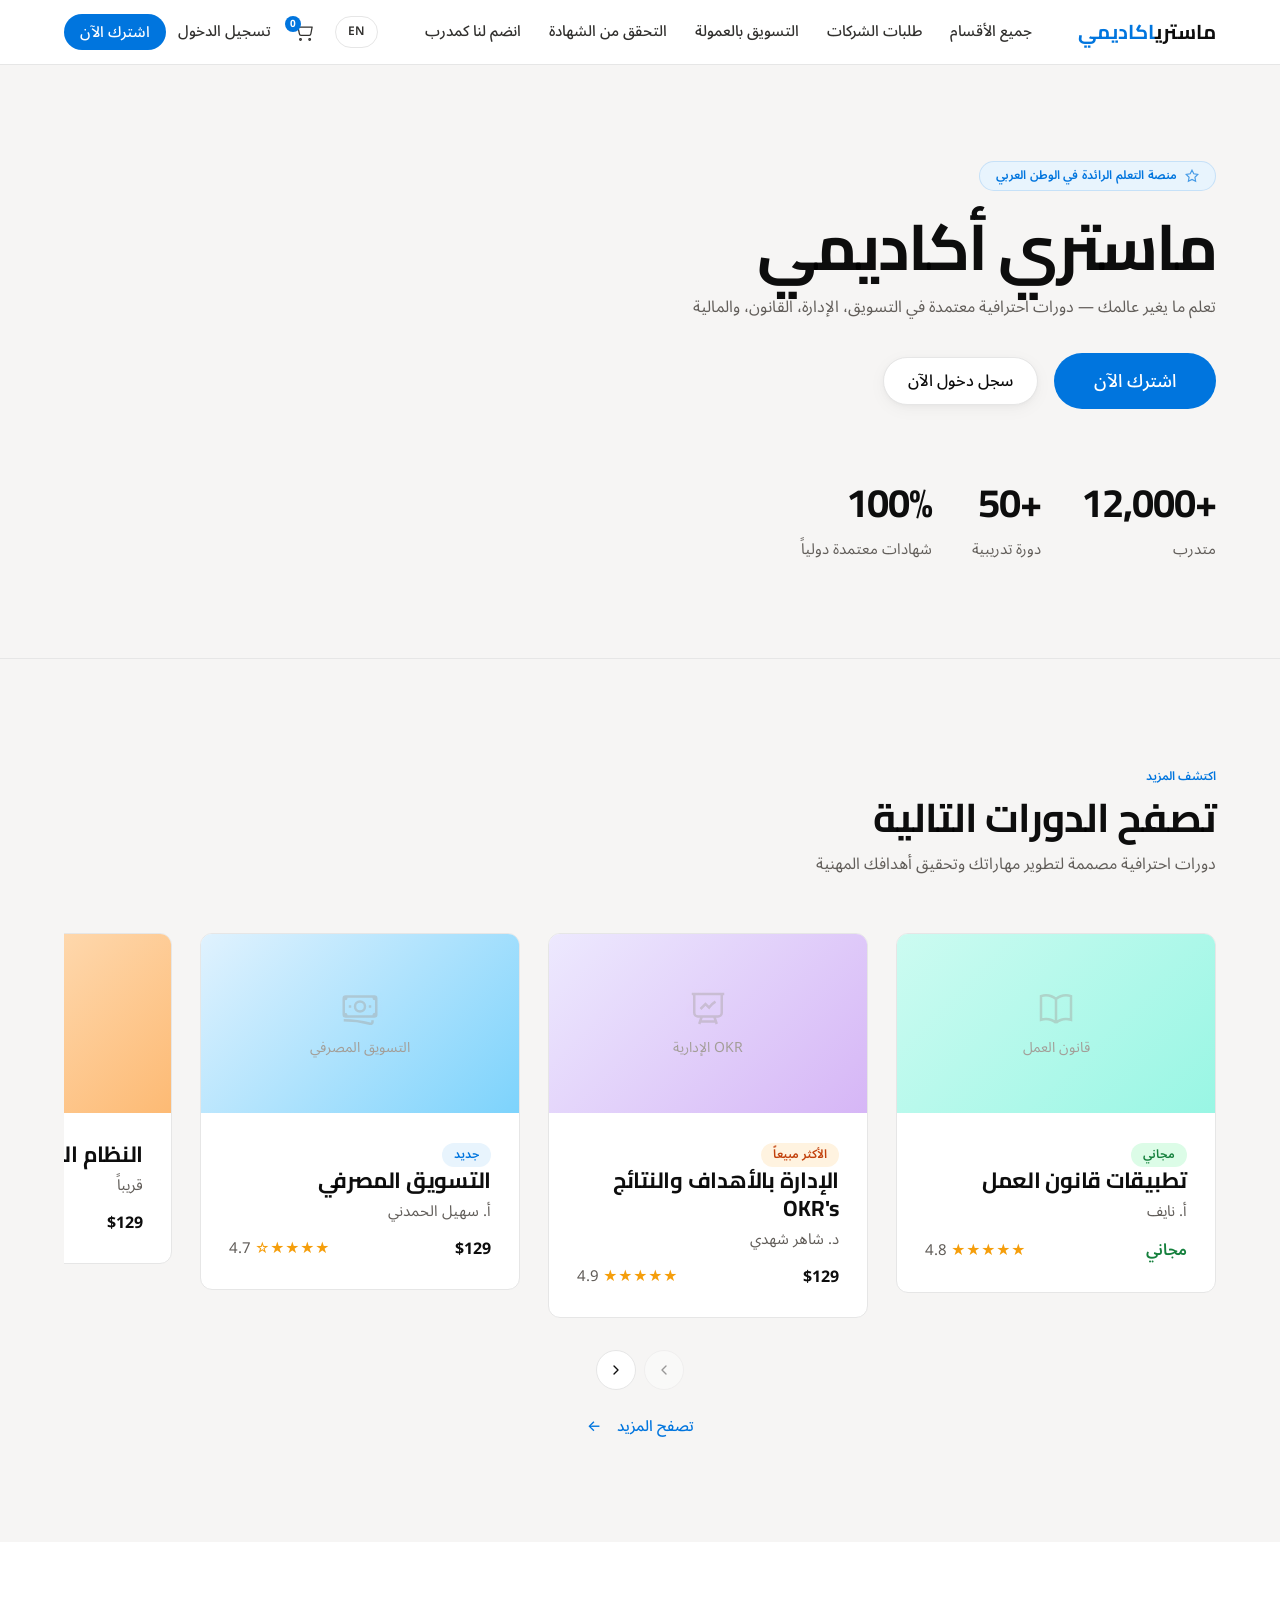
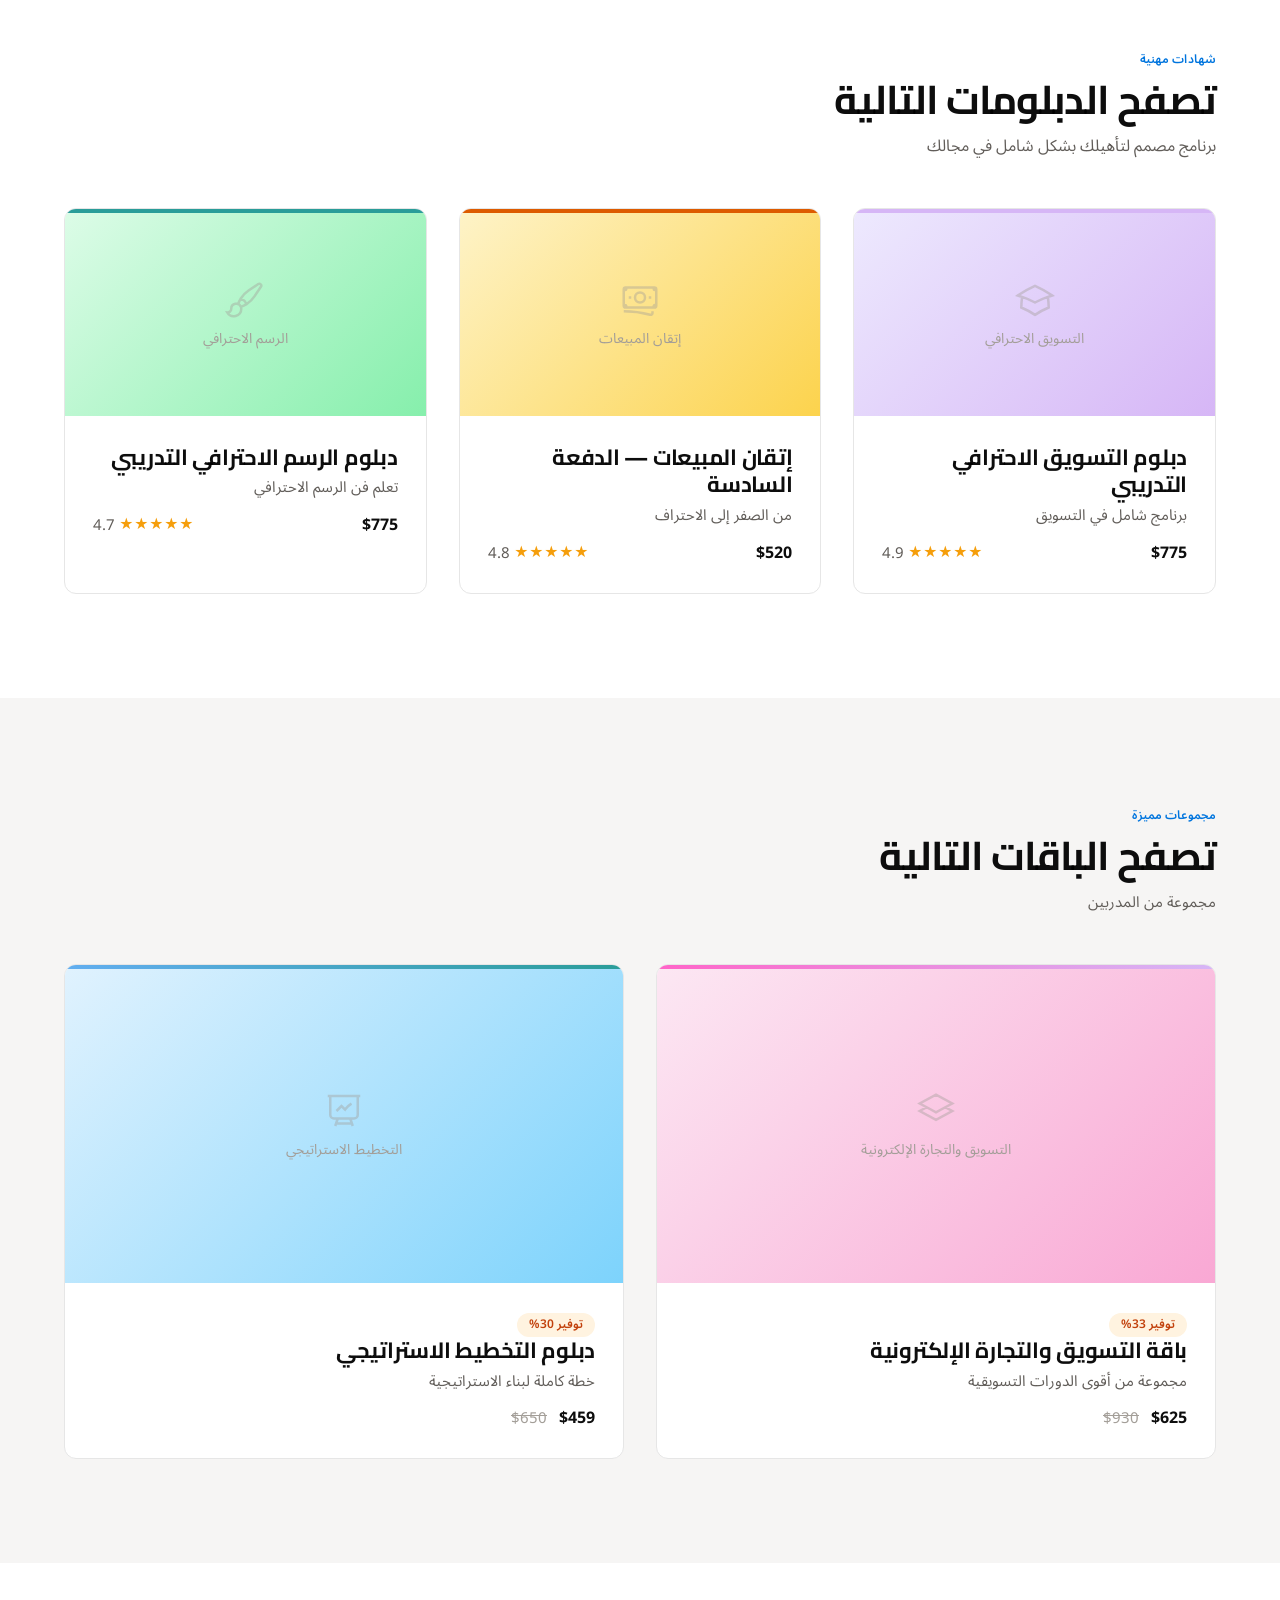
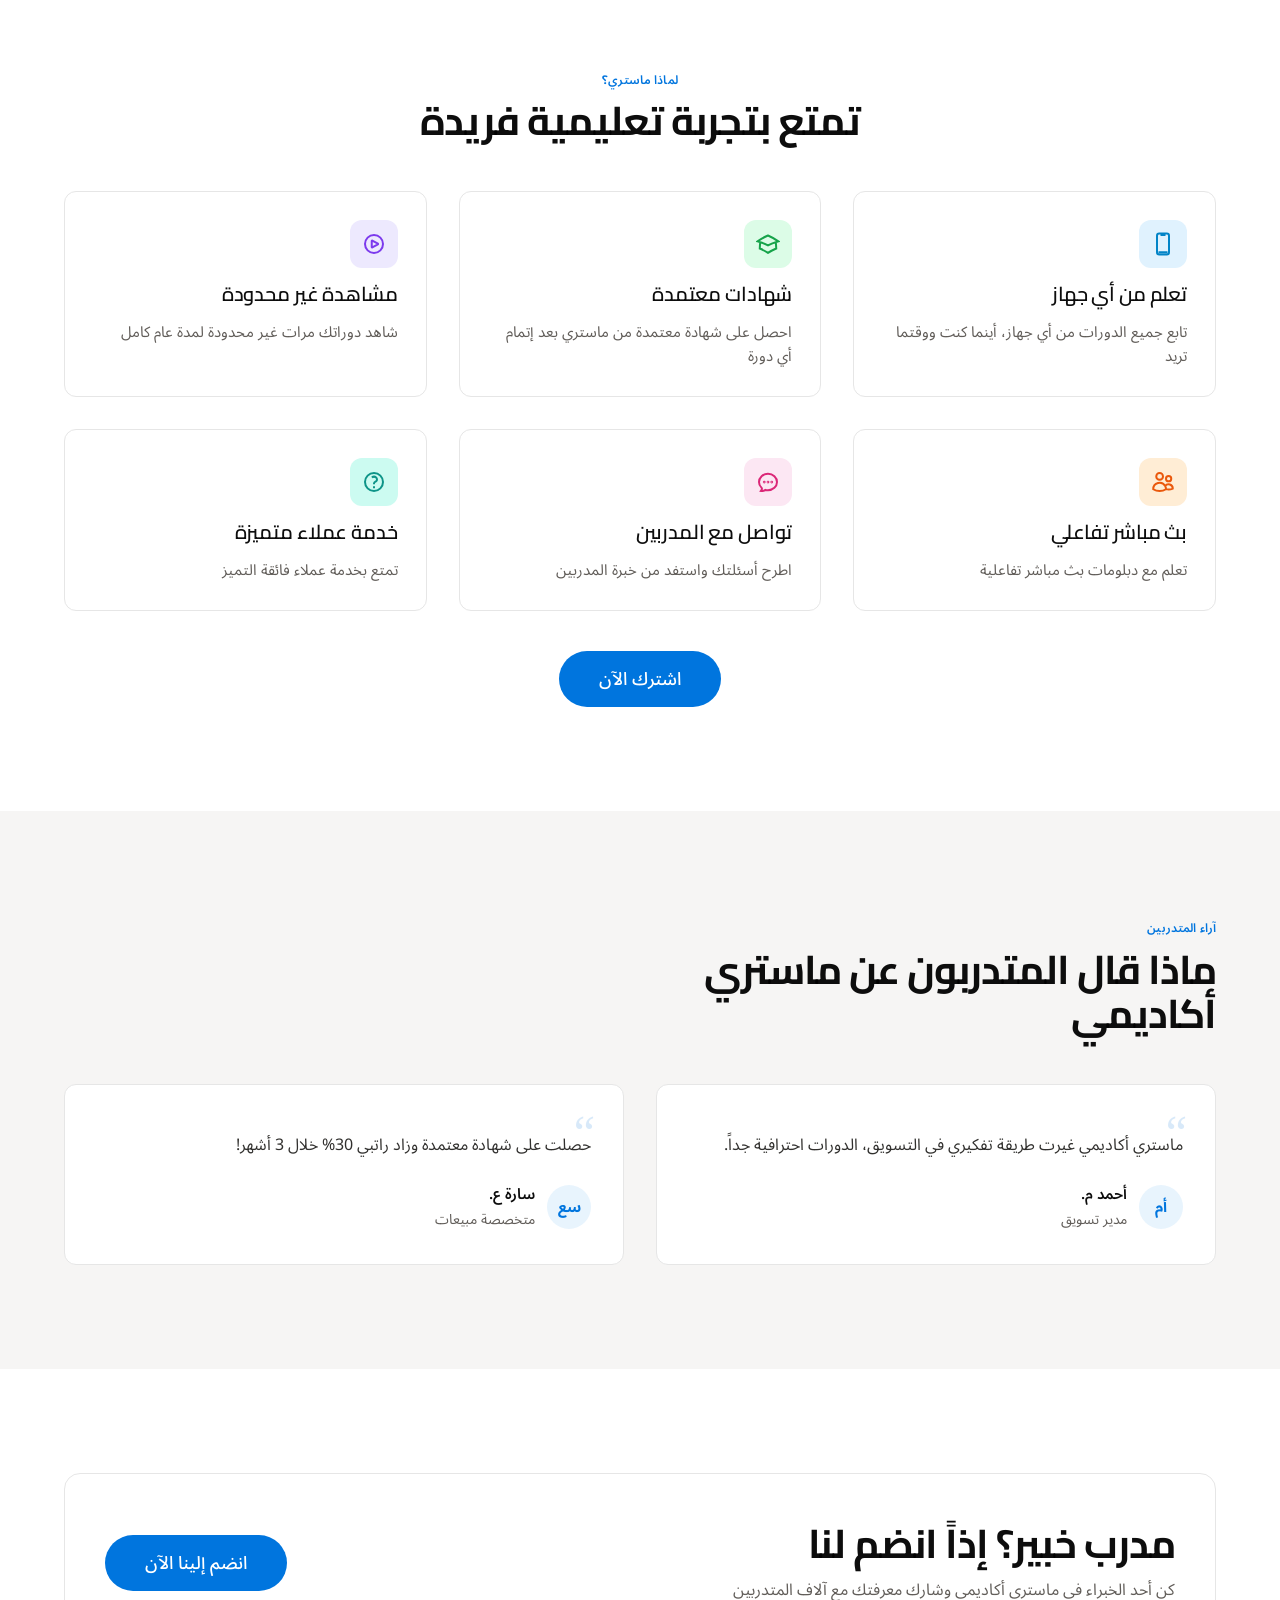
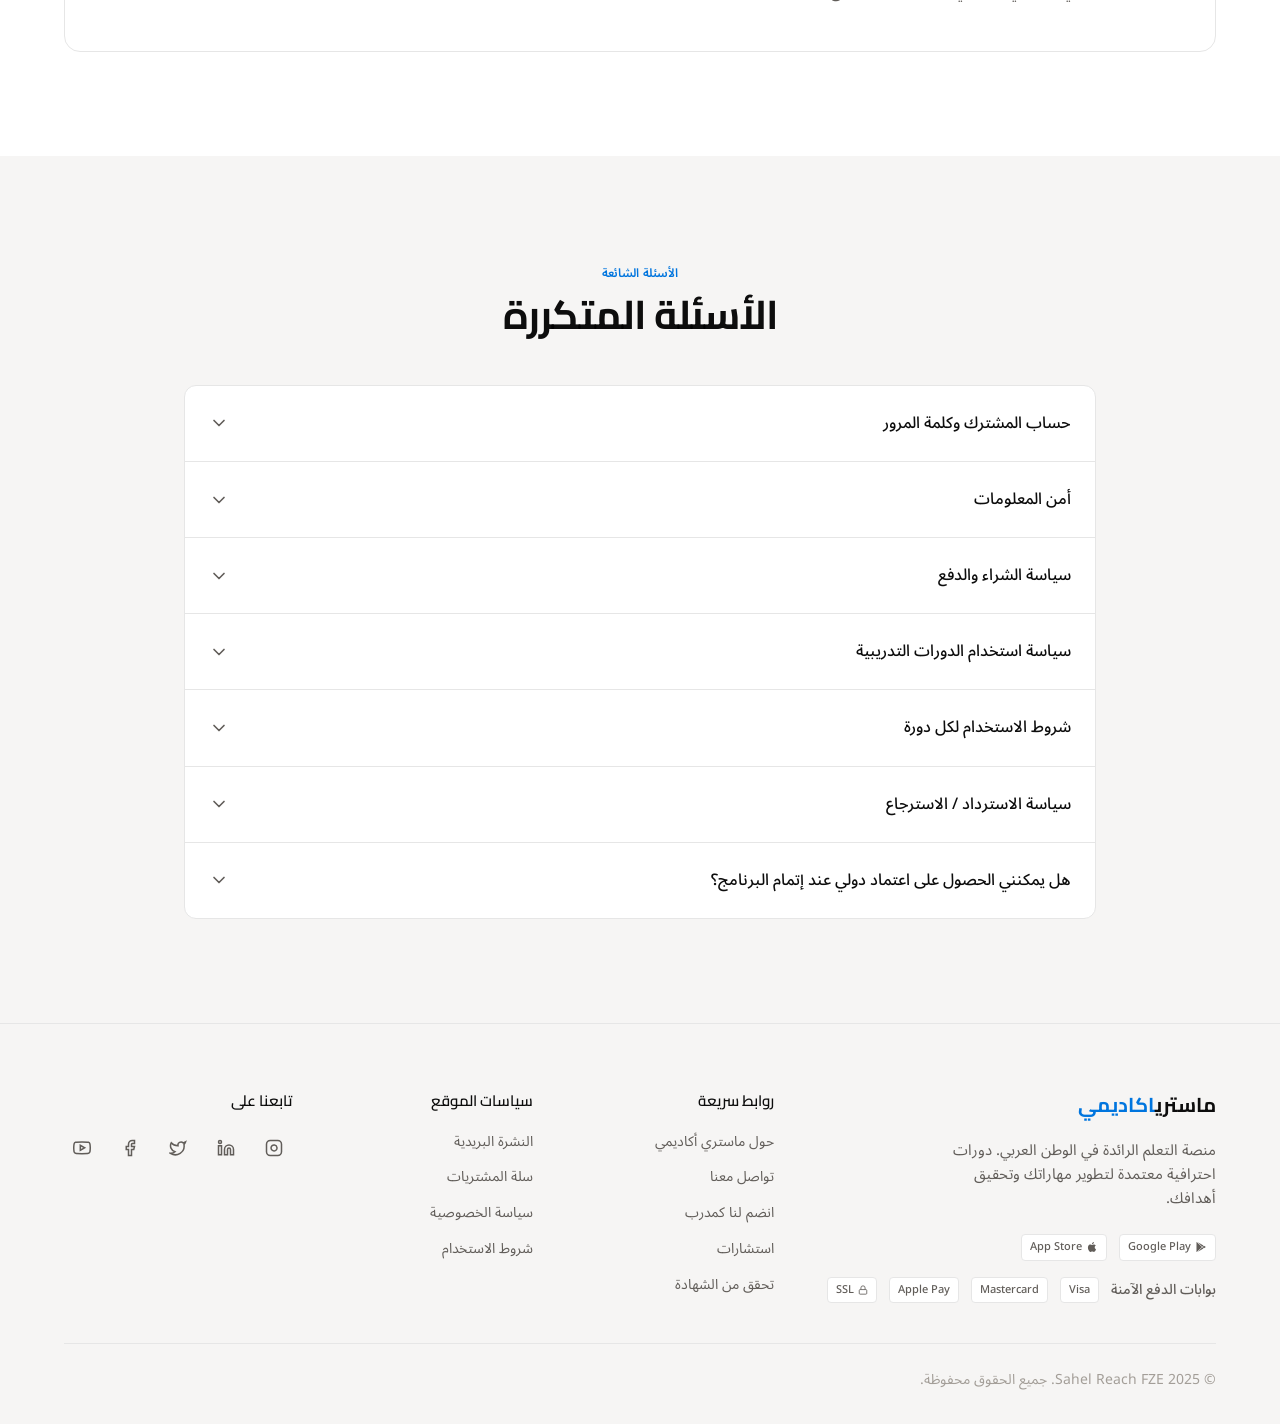
<file: landing_1/index.html>
<!DOCTYPE html>
<html dir="rtl" lang="ar">
<head>
  <meta charset="UTF-8">
  <meta name="viewport" content="width=device-width, initial-scale=1.0">
  <title>ماستري أكاديمي — تعلم ما يغير عالمك | Mastery Academy</title>
  <meta name="description" content="ماستري أكاديمي — منصة التعلم الرائدة في الوطن العربي. دورات احترافية في التسويق، الإدارة، القانون، والمزيد.">
  <link rel="preconnect" href="https://fonts.googleapis.com">
  <link rel="preconnect" href="https://fonts.gstatic.com" crossorigin>
  <link rel="stylesheet" href="css/design-system.css">
  <link rel="stylesheet" href="css/base.css">
  <link rel="stylesheet" href="css/components.css">
  <link rel="stylesheet" href="css/layout.css">
  <link rel="stylesheet" href="css/responsive.css">
</head>
<body>

  <!-- ═══════ NAVIGATION ═══════ -->
  <nav class="nav" role="navigation" aria-label="Main navigation">
    <div class="container nav__inner">
      <a href="#" class="nav__brand">
        <span class="ar">ماستري<span class="accent">اكاديمي</span></span>
        <span class="en" style="display:none">Mastery<span class="accent">Academy</span></span>
      </a>
      <div class="nav__links">
        <a href="#courses" class="nav__link ar">جميع الأقسام</a>
        <a href="#courses" class="nav__link en" style="display:none">All Courses</a>
        <a href="#diplomas" class="nav__link ar">طلبات الشركات</a>
        <a href="#diplomas" class="nav__link en" style="display:none">Corporate Training</a>
        <a href="#features" class="nav__link ar">التسويق بالعمولة</a>
        <a href="#features" class="nav__link en" style="display:none">Affiliate</a>
        <a href="#faq" class="nav__link ar">التحقق من الشهادة</a>
        <a href="#faq" class="nav__link en" style="display:none">Verify Certificate</a>
        <a href="#instructor" class="nav__link ar">انضم لنا كمدرب</a>
        <a href="#instructor" class="nav__link en" style="display:none">Teach</a>
      </div>
      <div class="nav__actions">
        <button class="nav__lang-toggle" aria-label="Switch language">EN</button>
        <button class="nav__cart" aria-label="Cart">
          <svg viewBox="0 0 24 24" fill="none" stroke="currentColor" stroke-width="1.5" stroke-linecap="round" stroke-linejoin="round"><circle cx="9" cy="21" r="1"/><circle cx="20" cy="21" r="1"/><path d="M1 1h4l2.68 13.39a2 2 0 0 0 2 1.61h9.72a2 2 0 0 0 2-1.61L23 6H6"/></svg>
          <span class="nav__cart-badge">0</span>
        </button>
        <a href="#" class="nav__link ar">تسجيل الدخول</a>
        <a href="#" class="nav__link en" style="display:none">Sign In</a>
        <a href="#" class="btn btn--primary btn--sm ar">اشترك الآن</a>
        <a href="#" class="btn btn--primary btn--sm en" style="display:none">Join Now</a>
        <button class="nav__hamburger" aria-label="Menu" aria-expanded="false">
          <span></span><span></span><span></span>
        </button>
      </div>
    </div>
    <div class="nav__mobile-overlay">
      <a href="#courses" class="nav__mobile-link ar">جميع الأقسام</a>
      <a href="#courses" class="nav__mobile-link en" style="display:none">All Courses</a>
      <a href="#diplomas" class="nav__mobile-link ar">طلبات الشركات</a>
      <a href="#diplomas" class="nav__mobile-link en" style="display:none">Corporate Training</a>
      <a href="#features" class="nav__mobile-link ar">التسويق بالعمولة</a>
      <a href="#features" class="nav__mobile-link en" style="display:none">Affiliate</a>
      <a href="#faq" class="nav__mobile-link ar">التحقق من الشهادة</a>
      <a href="#faq" class="nav__mobile-link en" style="display:none">Verify Certificate</a>
      <a href="#instructor" class="nav__mobile-link ar">انضم لنا كمدرب</a>
      <a href="#instructor" class="nav__mobile-link en" style="display:none">Teach</a>
      <div class="nav__mobile-actions">
        <a href="#" class="btn btn--primary ar">اشترك الآن</a>
        <a href="#" class="btn btn--primary en" style="display:none">Join Now</a>
        <a href="#" class="btn btn--ghost ar">تسجيل الدخول</a>
        <a href="#" class="btn btn--ghost en" style="display:none">Sign In</a>
      </div>
    </div>
  </nav>


  <!-- ═══════ HERO (Light — Notion daylight canvas) ═══════ -->
  <section class="hero-band">
    <div class="container hero-band__inner">
      <div class="hero-band__label ar">
        <svg width="14" height="14" viewBox="0 0 24 24" fill="none" stroke="currentColor" stroke-width="2"><polygon points="12 2 15.09 8.26 22 9.27 17 14.14 18.18 21.02 12 17.77 5.82 21.02 7 14.14 2 9.27 8.91 8.26 12 2"/></svg>
        منصة التعلم الرائدة في الوطن العربي
      </div>
      <div class="hero-band__label en" style="display:none">
        <svg width="14" height="14" viewBox="0 0 24 24" fill="none" stroke="currentColor" stroke-width="2"><polygon points="12 2 15.09 8.26 22 9.27 17 14.14 18.18 21.02 12 17.77 5.82 21.02 7 14.14 2 9.27 8.91 8.26 12 2"/></svg>
        The Leading Learning Platform in the Arab World
      </div>
      <h1 class="hero-band__title ar">ماستري أكاديمي</h1>
      <h1 class="hero-band__title en" style="display:none">Mastery Academy</h1>
      <p class="hero-band__subtitle ar">تعلم ما يغير عالمك — دورات احترافية معتمدة في التسويق، الإدارة، القانون، والمالية</p>
      <p class="hero-band__subtitle en" style="display:none">Learn What Changes Your World — Certified professional courses in marketing, management, law, and finance</p>
      <div class="hero-band__actions">
        <a href="#courses" class="btn btn--primary btn--lg ar">اشترك الآن</a>
        <a href="#courses" class="btn btn--primary btn--lg en" style="display:none">Subscribe Now</a>
        <a href="#" class="btn btn--secondary ar">سجل دخول الآن</a>
        <a href="#" class="btn btn--secondary en" style="display:none">Sign In Now</a>
      </div>
      <div class="hero-band__metrics">
        <div class="hero-band__metric">
          <span class="hero-band__metric-value">+12,000</span>
          <span class="hero-band__metric-label ar">متدرب</span>
          <span class="hero-band__metric-label en" style="display:none">Learners</span>
        </div>
        <div class="hero-band__metric">
          <span class="hero-band__metric-value">+50</span>
          <span class="hero-band__metric-label ar">دورة تدريبية</span>
          <span class="hero-band__metric-label en" style="display:none">Courses</span>
        </div>
        <div class="hero-band__metric">
          <span class="hero-band__metric-value">100%</span>
          <span class="hero-band__metric-label ar">شهادات معتمدة دولياً</span>
          <span class="hero-band__metric-label en" style="display:none">Globally Certified</span>
        </div>
      </div>
    </div>
  </section>


  <!-- ═══════ COURSES ═══════ -->
  <section id="courses" class="section">
    <div class="container">
      <div class="section-header animate-in">
        <span class="section-header__eyebrow ar">اكتشف المزيد</span>
        <span class="section-header__eyebrow en" style="display:none">Explore</span>
        <h2 class="section-header__title ar">تصفح الدورات التالية</h2>
        <h2 class="section-header__title en" style="display:none">Browse Our Courses</h2>
        <p class="section-header__desc ar">دورات احترافية مصممة لتطوير مهاراتك وتحقيق أهدافك المهنية</p>
        <p class="section-header__desc en" style="display:none">Professional courses designed to develop your skills and achieve your career goals</p>
      </div>

      <div class="carousel animate-in">
        <div class="carousel__track">
          <!-- Course 1 -->
          <div class="carousel__item stagger-1">
            <a href="course.html" class="card" style="text-decoration: none; color: inherit;">
              <div class="card__image card__image--teal">
                <div class="card__image-placeholder">
                  <svg viewBox="0 0 24 24" fill="none" stroke="currentColor" stroke-width="1.5"><path d="M12 6.042A8.967 8.967 0 006 3.75c-1.052 0-2.062.18-3 .512v14.25A8.987 8.987 0 016 18c2.305 0 4.408.867 6 2.292m0-14.25a8.966 8.966 0 016-2.292c1.052 0 2.062.18 3 .512v14.25A8.987 8.987 0 0018 18a8.967 8.967 0 00-6 2.292m0-14.25v14.25"/></svg>
                  <span>قانون العمل</span>
                </div>
              </div>
              <div class="card__body">
                <span class="badge badge--free ar">مجاني</span>
                <span class="badge badge--free en" style="display:none">Free</span>
                <h3 class="card__title ar">تطبيقات قانون العمل</h3>
                <h3 class="card__title en" style="display:none">Labor Law Applications</h3>
                <p class="card__subtitle ar">أ. نايف</p>
                <p class="card__subtitle en" style="display:none">Mr. Nayef</p>
                <div class="card__meta">
                  <span class="card__price card__price--free ar">مجاني</span>
                  <span class="card__price card__price--free en" style="display:none">Free</span>
                  <div class="card__rating"><span class="card__rating-stars">★★★★★</span><span>4.8</span></div>
                </div>
              </div>
            </a>
          </div>

          <!-- Course 2 -->
          <div class="carousel__item stagger-2">
            <a href="course.html" class="card" style="text-decoration: none; color: inherit;">
              <div class="card__image card__image--purple">
                <div class="card__image-placeholder">
                  <svg viewBox="0 0 24 24" fill="none" stroke="currentColor" stroke-width="1.5"><path d="M3.75 3v11.25A2.25 2.25 0 006 16.5h2.25M3.75 3h-1.5m1.5 0h16.5m0 0h1.5m-1.5 0v11.25A2.25 2.25 0 0118 16.5h-2.25m-7.5 0h7.5m-7.5 0l-1 3m8.5-3l1 3m0 0l.5 1.5m-.5-1.5h-9.5m0 0l-.5 1.5m.75-9l3-3 2.148 2.148A12.061 12.061 0 0116.5 7.605"/></svg>
                  <span>OKR الإدارية</span>
                </div>
              </div>
              <div class="card__body">
                <span class="badge badge--bestseller ar">الأكثر مبيعاً</span>
                <span class="badge badge--bestseller en" style="display:none">Bestseller</span>
                <h3 class="card__title ar">الإدارة بالأهداف والنتائج OKR's</h3>
                <h3 class="card__title en" style="display:none">OKR-Based Goal Management</h3>
                <p class="card__subtitle ar">د. شاهر شهدي</p>
                <p class="card__subtitle en" style="display:none">Dr. Shahir Shahidi</p>
                <div class="card__meta">
                  <span class="card__price">$129</span>
                  <div class="card__rating"><span class="card__rating-stars">★★★★★</span><span>4.9</span></div>
                </div>
              </div>
            </a>
          </div>

          <!-- Course 3 -->
          <div class="carousel__item stagger-3">
            <a href="course.html" class="card" style="text-decoration: none; color: inherit;">
              <div class="card__image card__image--sky">
                <div class="card__image-placeholder">
                  <svg viewBox="0 0 24 24" fill="none" stroke="currentColor" stroke-width="1.5"><path d="M2.25 18.75a60.07 60.07 0 0115.797 2.101c.727.198 1.453-.342 1.453-1.096V18.75M3.75 4.5v.75A.75.75 0 013 6h-.75m0 0v-.375c0-.621.504-1.125 1.125-1.125H20.25M2.25 6v9m18-10.5v.75c0 .414.336.75.75.75h.75m-1.5-1.5h.375c.621 0 1.125.504 1.125 1.125v9.75c0 .621-.504 1.125-1.125 1.125h-.375m1.5-1.5H21a.75.75 0 00-.75.75v.75m0 0H3.75m0 0h-.375a1.125 1.125 0 01-1.125-1.125V15m1.5 1.5v-.75A.75.75 0 003 15h-.75M15 10.5a3 3 0 11-6 0 3 3 0 016 0zm3 0h.008v.008H18V10.5zm-12 0h.008v.008H6V10.5z"/></svg>
                  <span>التسويق المصرفي</span>
                </div>
              </div>
              <div class="card__body">
                <span class="badge badge--new ar">جديد</span>
                <span class="badge badge--new en" style="display:none">New</span>
                <h3 class="card__title ar">التسويق المصرفي</h3>
                <h3 class="card__title en" style="display:none">Bank Marketing</h3>
                <p class="card__subtitle ar">أ. سهيل الحمدني</p>
                <p class="card__subtitle en" style="display:none">Mr. Suhail Al-Hamdani</p>
                <div class="card__meta">
                  <span class="card__price">$129</span>
                  <div class="card__rating"><span class="card__rating-stars">★★★★☆</span><span>4.7</span></div>
                </div>
              </div>
            </a>
          </div>

          <!-- Course 4 -->
          <div class="carousel__item stagger-4">
            <a href="course.html" class="card" style="text-decoration: none; color: inherit;">
              <div class="card__image card__image--orange">
                <div class="card__image-placeholder">
                  <svg viewBox="0 0 24 24" fill="none" stroke="currentColor" stroke-width="1.5"><path d="M12 21v-8.25M15.75 21v-8.25M8.25 21v-8.25M3 9l9-6 9 6m-1.5 12V10.332A48.36 48.36 0 0012 9.75c-2.551 0-5.056.2-7.5.582V21M3 21h18M12 6.75h.008v.008H12V6.75z"/></svg>
                  <span>النظام السعودي</span>
                </div>
              </div>
              <div class="card__body">
                <h3 class="card__title ar">النظام السعودي</h3>
                <h3 class="card__title en" style="display:none">Saudi Regulatory System</h3>
                <p class="card__subtitle ar">قريباً</p>
                <p class="card__subtitle en" style="display:none">Coming Soon</p>
                <div class="card__meta">
                  <span class="card__price">$129</span>
                  <div class="card__rating"><span class="card__rating-stars">★★★★☆</span><span>4.6</span></div>
                </div>
              </div>
            </a>
          </div>
        </div>
        <div class="carousel__nav">
          <button class="carousel__btn carousel__btn--prev" aria-label="Previous">
            <svg viewBox="0 0 24 24" fill="none" stroke="currentColor" stroke-width="2" stroke-linecap="round" stroke-linejoin="round"><polyline points="15 18 9 12 15 6"/></svg>
          </button>
          <button class="carousel__btn carousel__btn--next" aria-label="Next">
            <svg viewBox="0 0 24 24" fill="none" stroke="currentColor" stroke-width="2" stroke-linecap="round" stroke-linejoin="round"><polyline points="9 18 15 12 9 6"/></svg>
          </button>
        </div>
      </div>
      <div style="margin-block-start: var(--sp-lg); text-align: center;">
        <a href="#" class="btn btn--link ar">تصفح المزيد</a>
        <a href="#" class="btn btn--link en" style="display:none">Browse More</a>
      </div>
    </div>
  </section>


  <!-- ═══════ DIPLOMAS ═══════ -->
  <section id="diplomas" class="section section--alt">
    <div class="container">
      <div class="section-header animate-in">
        <span class="section-header__eyebrow ar">شهادات مهنية</span>
        <span class="section-header__eyebrow en" style="display:none">Professional Diplomas</span>
        <h2 class="section-header__title ar">تصفح الدبلومات التالية</h2>
        <h2 class="section-header__title en" style="display:none">Browse Our Diplomas</h2>
        <p class="section-header__desc ar">برنامج مصمم لتأهيلك بشكل شامل في مجالك</p>
        <p class="section-header__desc en" style="display:none">Comprehensive programs designed to qualify you in your field</p>
      </div>

      <div class="grid grid-3 animate-in">
        <!-- Diploma 1 -->
        <a href="course.html" class="card stagger-1" style="text-decoration: none; color: inherit;">
          <div class="card__accent-band" style="background: var(--accent-purple);"></div>
          <div class="card__image card__image--purple">
            <div class="card__image-placeholder">
              <svg viewBox="0 0 24 24" fill="none" stroke="currentColor" stroke-width="1.5"><path d="M4.26 10.147a60.436 60.436 0 00-.491 6.347A48.627 48.627 0 0112 20.904a48.627 48.627 0 018.232-4.41 60.46 60.46 0 00-.491-6.347m-15.482 0a50.57 50.57 0 00-2.658-.813A59.905 59.905 0 0112 3.493a59.902 59.902 0 0110.399 5.84c-.896.248-1.783.52-2.658.814m-15.482 0A50.697 50.697 0 0112 13.489a50.702 50.702 0 017.74-3.342"/></svg>
              <span>التسويق الاحترافي</span>
            </div>
          </div>
          <div class="card__body">
            <h3 class="card__title ar">دبلوم التسويق الاحترافي التدريبي</h3>
            <h3 class="card__title en" style="display:none">Professional Marketing Diploma</h3>
            <p class="card__subtitle ar">برنامج شامل في التسويق</p>
            <p class="card__subtitle en" style="display:none">Comprehensive Marketing Program</p>
            <div class="card__meta">
              <span class="card__price">$775</span>
              <div class="card__rating"><span class="card__rating-stars">★★★★★</span><span>4.9</span></div>
            </div>
          </div>
        </a>

        <!-- Diploma 2 -->
        <a href="course.html" class="card stagger-2" style="text-decoration: none; color: inherit;">
          <div class="card__accent-band" style="background: var(--accent-orange);"></div>
          <div class="card__image card__image--amber">
            <div class="card__image-placeholder">
              <svg viewBox="0 0 24 24" fill="none" stroke="currentColor" stroke-width="1.5"><path d="M2.25 18.75a60.07 60.07 0 0115.797 2.101c.727.198 1.453-.342 1.453-1.096V18.75M3.75 4.5v.75A.75.75 0 013 6h-.75m0 0v-.375c0-.621.504-1.125 1.125-1.125H20.25M2.25 6v9m18-10.5v.75c0 .414.336.75.75.75h.75m-1.5-1.5h.375c.621 0 1.125.504 1.125 1.125v9.75c0 .621-.504 1.125-1.125 1.125h-.375m1.5-1.5H21a.75.75 0 00-.75.75v.75m0 0H3.75m0 0h-.375a1.125 1.125 0 01-1.125-1.125V15m1.5 1.5v-.75A.75.75 0 003 15h-.75M15 10.5a3 3 0 11-6 0 3 3 0 016 0zm3 0h.008v.008H18V10.5zm-12 0h.008v.008H6V10.5z"/></svg>
              <span>إتقان المبيعات</span>
            </div>
          </div>
          <div class="card__body">
            <h3 class="card__title ar">إتقان المبيعات — الدفعة السادسة</h3>
            <h3 class="card__title en" style="display:none">Sales Mastery — Batch 6</h3>
            <p class="card__subtitle ar">من الصفر إلى الاحتراف</p>
            <p class="card__subtitle en" style="display:none">From Zero to Professional</p>
            <div class="card__meta">
              <span class="card__price">$520</span>
              <div class="card__rating"><span class="card__rating-stars">★★★★★</span><span>4.8</span></div>
            </div>
          </div>
        </a>

        <!-- Diploma 3 -->
        <a href="course.html" class="card stagger-3" style="text-decoration: none; color: inherit;">
          <div class="card__accent-band" style="background: var(--accent-teal);"></div>
          <div class="card__image card__image--green">
            <div class="card__image-placeholder">
              <svg viewBox="0 0 24 24" fill="none" stroke="currentColor" stroke-width="1.5"><path d="M9.53 16.122a3 3 0 00-5.78 1.128 2.25 2.25 0 01-2.4 2.245 4.5 4.5 0 008.4-2.245c0-.399-.078-.78-.22-1.128zm0 0a15.998 15.998 0 003.388-1.62m-5.043-.025a15.994 15.994 0 011.622-3.395m3.42 3.42a15.995 15.995 0 004.764-4.648l3.876-5.814a1.151 1.151 0 00-1.597-1.597L14.146 6.32a15.996 15.996 0 00-4.649 4.763m3.42 3.42a6.776 6.776 0 00-3.42-3.42"/></svg>
              <span>الرسم الاحترافي</span>
            </div>
          </div>
          <div class="card__body">
            <h3 class="card__title ar">دبلوم الرسم الاحترافي التدريبي</h3>
            <h3 class="card__title en" style="display:none">Professional Drawing Diploma</h3>
            <p class="card__subtitle ar">تعلم فن الرسم الاحترافي</p>
            <p class="card__subtitle en" style="display:none">Learn Professional Art</p>
            <div class="card__meta">
              <span class="card__price">$775</span>
              <div class="card__rating"><span class="card__rating-stars">★★★★★</span><span>4.7</span></div>
            </div>
          </div>
        </a>
      </div>
    </div>
  </section>


  <!-- ═══════ BUNDLES ═══════ -->
  <section id="bundles" class="section">
    <div class="container">
      <div class="section-header animate-in">
        <span class="section-header__eyebrow ar">مجموعات مميزة</span>
        <span class="section-header__eyebrow en" style="display:none">Featured Bundles</span>
        <h2 class="section-header__title ar">تصفح الباقات التالية</h2>
        <h2 class="section-header__title en" style="display:none">Browse Our Bundles</h2>
        <span class="ar" style="display:block; font-size: var(--fs-body-sm); color: var(--color-ink-muted); margin-block-start: var(--sp-xs);">مجموعة من المدربين</span>
        <span class="en" style="display:none; font-size: var(--fs-body-sm); color: var(--color-ink-muted); margin-block-start: var(--sp-xs);">Curated by expert instructors</span>
      </div>

      <div class="grid grid-bundles animate-in">
        <!-- Bundle 1 -->
        <div class="card stagger-1">
          <div class="card__accent-band" style="background: linear-gradient(90deg, var(--accent-pink), var(--accent-purple));"></div>
          <div class="card__image card__image--pink">
            <div class="card__image-placeholder">
              <svg viewBox="0 0 24 24" fill="none" stroke="currentColor" stroke-width="1.5"><path d="M6.429 9.75L2.25 12l4.179 2.25m0-4.5l5.571 3 5.571-3m-11.142 0L2.25 7.5 12 2.25l9.75 5.25-4.179 2.25m0 0L12 12.75 6.429 9.75m11.142 0l4.179 2.25-9.75 5.25-9.75-5.25 4.179-2.25"/></svg>
              <span>التسويق والتجارة الإلكترونية</span>
            </div>
          </div>
          <div class="card__body">
            <span class="badge badge--bestseller ar">توفير 33%</span>
            <span class="badge badge--bestseller en" style="display:none">33% Off</span>
            <h3 class="card__title ar">باقة التسويق والتجارة الإلكترونية</h3>
            <h3 class="card__title en" style="display:none">Marketing & E-Commerce Bundle</h3>
            <p class="card__subtitle ar">مجموعة من أقوى الدورات التسويقية</p>
            <p class="card__subtitle en" style="display:none">Top marketing courses collection</p>
            <div class="card__meta">
              <div>
                <span class="card__price">$625</span>
                <span class="card__price card__price--original">$930</span>
              </div>
            </div>
          </div>
        </div>

        <!-- Bundle 2 -->
        <div class="card stagger-2">
          <div class="card__accent-band" style="background: linear-gradient(90deg, var(--accent-sky), var(--accent-teal));"></div>
          <div class="card__image card__image--sky">
            <div class="card__image-placeholder">
              <svg viewBox="0 0 24 24" fill="none" stroke="currentColor" stroke-width="1.5"><path d="M3.75 3v11.25A2.25 2.25 0 006 16.5h2.25M3.75 3h-1.5m1.5 0h16.5m0 0h1.5m-1.5 0v11.25A2.25 2.25 0 0118 16.5h-2.25m-7.5 0h7.5m-7.5 0l-1 3m8.5-3l1 3m0 0l.5 1.5m-.5-1.5h-9.5m0 0l-.5 1.5m.75-9l3-3 2.148 2.148A12.061 12.061 0 0116.5 7.605"/></svg>
              <span>التخطيط الاستراتيجي</span>
            </div>
          </div>
          <div class="card__body">
            <span class="badge badge--bestseller ar">توفير 30%</span>
            <span class="badge badge--bestseller en" style="display:none">30% Off</span>
            <h3 class="card__title ar">دبلوم التخطيط الاستراتيجي</h3>
            <h3 class="card__title en" style="display:none">Strategic Planning Diploma</h3>
            <p class="card__subtitle ar">خطة كاملة لبناء الاستراتيجية</p>
            <p class="card__subtitle en" style="display:none">Complete strategy building program</p>
            <div class="card__meta">
              <div>
                <span class="card__price">$459</span>
                <span class="card__price card__price--original">$650</span>
              </div>
            </div>
          </div>
        </div>
      </div>
    </div>
  </section>


  <!-- ═══════ FEATURES / WHY US ═══════ -->
  <section id="features" class="section section--alt">
    <div class="container">
      <div class="section-header section-header--center animate-in">
        <span class="section-header__eyebrow ar">لماذا ماستري؟</span>
        <span class="section-header__eyebrow en" style="display:none">Why Mastery?</span>
        <h2 class="section-header__title ar">تمتع بتجربة تعليمية فريدة</h2>
        <h2 class="section-header__title en" style="display:none">Enjoy a Unique Learning Experience</h2>
      </div>

      <div class="grid grid-features animate-in">
        <div class="feature-item stagger-1">
          <div class="feature-item__icon feature-item__icon--sky">
            <svg viewBox="0 0 24 24" fill="none" stroke="currentColor" stroke-width="2"><path d="M10.5 1.5H8.25A2.25 2.25 0 006 3.75v16.5a2.25 2.25 0 002.25 2.25h7.5A2.25 2.25 0 0018 20.25V3.75a2.25 2.25 0 00-2.25-2.25H13.5m-3 0V3h3V1.5m-3 0h3m-6 18.75h9"/></svg>
          </div>
          <h4 class="feature-item__title ar">تعلم من أي جهاز</h4>
          <h4 class="feature-item__title en" style="display:none">Learn From Any Device</h4>
          <p class="feature-item__desc ar">تابع جميع الدورات من أي جهاز، أينما كنت ووقتما تريد</p>
          <p class="feature-item__desc en" style="display:none">Access all courses from any device, anywhere, anytime</p>
        </div>
        <div class="feature-item stagger-2">
          <div class="feature-item__icon feature-item__icon--green">
            <svg viewBox="0 0 24 24" fill="none" stroke="currentColor" stroke-width="2"><path d="M4.26 10.147a60.436 60.436 0 00-.491 6.347A48.627 48.627 0 0112 20.904a48.627 48.627 0 018.232-4.41 60.46 60.46 0 00-.491-6.347m-15.482 0a50.57 50.57 0 00-2.658-.813A59.905 59.905 0 0112 3.493a59.902 59.902 0 0110.399 5.84c-.896.248-1.783.52-2.658.814m-15.482 0A50.697 50.697 0 0112 13.489a50.702 50.702 0 017.74-3.342"/></svg>
          </div>
          <h4 class="feature-item__title ar">شهادات معتمدة</h4>
          <h4 class="feature-item__title en" style="display:none">Certified Certificates</h4>
          <p class="feature-item__desc ar">احصل على شهادة معتمدة من ماستري بعد إتمام أي دورة</p>
          <p class="feature-item__desc en" style="display:none">Get a certified certificate from Mastery after any course</p>
        </div>
        <div class="feature-item stagger-3">
          <div class="feature-item__icon feature-item__icon--purple">
            <svg viewBox="0 0 24 24" fill="none" stroke="currentColor" stroke-width="2"><path d="M21 12a9 9 0 11-18 0 9 9 0 0118 0z"/><path d="M15.91 11.672a.375.375 0 010 .656l-5.603 3.113a.375.375 0 01-.557-.328V8.887c0-.286.307-.466.557-.327l5.603 3.112z"/></svg>
          </div>
          <h4 class="feature-item__title ar">مشاهدة غير محدودة</h4>
          <h4 class="feature-item__title en" style="display:none">Unlimited Viewing</h4>
          <p class="feature-item__desc ar">شاهد دوراتك مرات غير محدودة لمدة عام كامل</p>
          <p class="feature-item__desc en" style="display:none">Watch your courses unlimited times for a full year</p>
        </div>
        <div class="feature-item stagger-4">
          <div class="feature-item__icon feature-item__icon--orange">
            <svg viewBox="0 0 24 24" fill="none" stroke="currentColor" stroke-width="2"><path d="M15 19.128a9.38 9.38 0 002.625.372 9.337 9.337 0 004.121-.952 4.125 4.125 0 00-7.533-2.493M15 19.128v-.003c0-1.113-.285-2.16-.786-3.07M15 19.128v.106A12.318 12.318 0 018.624 21c-2.331 0-4.512-.645-6.374-1.766l-.001-.109a6.375 6.375 0 0111.964-3.07M12 6.375a3.375 3.375 0 11-6.75 0 3.375 3.375 0 016.75 0zm8.25 2.25a2.625 2.625 0 11-5.25 0 2.625 2.625 0 015.25 0z"/></svg>
          </div>
          <h4 class="feature-item__title ar">بث مباشر تفاعلي</h4>
          <h4 class="feature-item__title en" style="display:none">Interactive Live Sessions</h4>
          <p class="feature-item__desc ar">تعلم مع دبلومات بث مباشر تفاعلية</p>
          <p class="feature-item__desc en" style="display:none">Learn with interactive live diploma sessions</p>
        </div>
        <div class="feature-item stagger-5">
          <div class="feature-item__icon feature-item__icon--pink">
            <svg viewBox="0 0 24 24" fill="none" stroke="currentColor" stroke-width="2"><path d="M8.625 12a.375.375 0 11-.75 0 .375.375 0 01.75 0zm0 0H8.25m4.125 0a.375.375 0 11-.75 0 .375.375 0 01.75 0zm0 0H12m4.125 0a.375.375 0 11-.75 0 .375.375 0 01.75 0zm0 0h-.375M21 12c0 4.556-4.03 8.25-9 8.25a9.764 9.764 0 01-2.555-.337A5.972 5.972 0 015.41 20.97a5.969 5.969 0 01-.474-.065 4.48 4.48 0 00.978-2.025c.09-.457-.133-.901-.467-1.226C3.93 16.178 3 14.189 3 12c0-4.556 4.03-8.25 9-8.25s9 3.694 9 8.25z"/></svg>
          </div>
          <h4 class="feature-item__title ar">تواصل مع المدربين</h4>
          <h4 class="feature-item__title en" style="display:none">Connect with Instructors</h4>
          <p class="feature-item__desc ar">اطرح أسئلتك واستفد من خبرة المدربين</p>
          <p class="feature-item__desc en" style="display:none">Ask questions and benefit from instructor expertise</p>
        </div>
        <div class="feature-item stagger-6">
          <div class="feature-item__icon feature-item__icon--teal">
            <svg viewBox="0 0 24 24" fill="none" stroke="currentColor" stroke-width="2"><path d="M9.879 7.519c1.171-1.025 3.071-1.025 4.242 0 1.172 1.025 1.172 2.687 0 3.712-.203.179-.43.326-.67.442-.745.361-1.45.999-1.45 1.827v.75M21 12a9 9 0 11-18 0 9 9 0 0118 0zm-9 5.25h.008v.008H12v-.008z"/></svg>
          </div>
          <h4 class="feature-item__title ar">خدمة عملاء متميزة</h4>
          <h4 class="feature-item__title en" style="display:none">Exceptional Customer Service</h4>
          <p class="feature-item__desc ar">تمتع بخدمة عملاء فائقة التميز</p>
          <p class="feature-item__desc en" style="display:none">Enjoy outstanding customer service support</p>
        </div>
      </div>

      <div style="text-align: center; margin-block-start: var(--sp-3xl);">
        <a href="#" class="btn btn--primary btn--lg ar">اشترك الآن</a>
        <a href="#" class="btn btn--primary btn--lg en" style="display:none">Subscribe Now</a>
      </div>
    </div>
  </section>


  <!-- ═══════ TESTIMONIALS ═══════ -->
  <section id="testimonials" class="section">
    <div class="container">
      <div class="section-header animate-in">
        <span class="section-header__eyebrow ar">آراء المتدربين</span>
        <span class="section-header__eyebrow en" style="display:none">Testimonials</span>
        <h2 class="section-header__title ar">ماذا قال المتدربون عن ماستري أكاديمي</h2>
        <h2 class="section-header__title en" style="display:none">What Our Learners Say</h2>
      </div>
      <div class="grid grid-2 animate-in">
        <div class="testimonial-card stagger-1">
          <span class="testimonial-card__quote-mark">&ldquo;</span>
          <p class="testimonial-card__text ar">ماستري أكاديمي غيرت طريقة تفكيري في التسويق، الدورات احترافية جداً.</p>
          <p class="testimonial-card__text en" style="display:none">Mastery Academy changed my way of thinking about marketing. The courses are extremely professional.</p>
          <div class="testimonial-card__author">
            <div class="testimonial-card__avatar">أم</div>
            <div>
              <div class="testimonial-card__name ar">أحمد م.</div>
              <div class="testimonial-card__name en" style="display:none">Ahmed M.</div>
              <div class="testimonial-card__role ar">مدير تسويق</div>
              <div class="testimonial-card__role en" style="display:none">Marketing Manager</div>
            </div>
          </div>
        </div>
        <div class="testimonial-card stagger-2">
          <span class="testimonial-card__quote-mark">&ldquo;</span>
          <p class="testimonial-card__text ar">حصلت على شهادة معتمدة وزاد راتبي 30% خلال 3 أشهر!</p>
          <p class="testimonial-card__text en" style="display:none">I got a certified certificate and my salary increased by 30% within 3 months!</p>
          <div class="testimonial-card__author">
            <div class="testimonial-card__avatar">سع</div>
            <div>
              <div class="testimonial-card__name ar">سارة ع.</div>
              <div class="testimonial-card__name en" style="display:none">Sara A.</div>
              <div class="testimonial-card__role ar">متخصصة مبيعات</div>
              <div class="testimonial-card__role en" style="display:none">Sales Specialist</div>
            </div>
          </div>
        </div>
      </div>
    </div>
  </section>


  <!-- ═══════ INSTRUCTOR CTA ═══════ -->
  <section id="instructor" class="section section--alt">
    <div class="container">
      <div class="instructor-cta animate-in">
        <div class="instructor-cta__text">
          <h2 class="instructor-cta__title ar">مدرب خبير؟ إذاً انضم لنا</h2>
          <h2 class="instructor-cta__title en" style="display:none">Expert Instructor? Join Us</h2>
          <p class="instructor-cta__desc ar">كن أحد الخبراء في ماستري أكاديمي وشارك معرفتك مع آلاف المتدربين</p>
          <p class="instructor-cta__desc en" style="display:none">Be one of the experts at Mastery Academy and share your knowledge with thousands of learners</p>
        </div>
        <div>
          <a href="#" class="btn btn--primary btn--lg ar">انضم إلينا الآن</a>
          <a href="#" class="btn btn--primary btn--lg en" style="display:none">Join Us Now</a>
        </div>
      </div>
    </div>
  </section>


  <!-- ═══════ FAQ ═══════ -->
  <section id="faq" class="section">
    <div class="container container--narrow">
      <div class="section-header section-header--center animate-in">
        <span class="section-header__eyebrow ar">الأسئلة الشائعة</span>
        <span class="section-header__eyebrow en" style="display:none">FAQ</span>
        <h2 class="section-header__title ar">الأسئلة المتكررة</h2>
        <h2 class="section-header__title en" style="display:none">Frequently Asked Questions</h2>
      </div>
      <div class="accordion animate-in">
        <div class="accordion__item">
          <button class="accordion__header">
            <span class="ar">حساب المشترك وكلمة المرور</span>
            <span class="en" style="display:none">Account & Password</span>
            <svg class="accordion__icon" viewBox="0 0 24 24" fill="none" stroke="currentColor" stroke-width="2" stroke-linecap="round" stroke-linejoin="round"><polyline points="6 9 12 15 18 9"/></svg>
          </button>
          <div class="accordion__body">
            <div class="accordion__content ar">يمكنك إنشاء حساب جديد عبر التسجيل بموقعنا الإلكتروني. بعد التسجيل، ستتلقى رسالة تأكيد على بريدك الإلكتروني. لكل مشترك حساب فريد بكلمة مرور خاصة به.</div>
            <div class="accordion__content en" style="display:none">You can create a new account by registering on our website. After registration, you'll receive a confirmation email.</div>
          </div>
        </div>
        <div class="accordion__item">
          <button class="accordion__header">
            <span class="ar">أمن المعلومات</span>
            <span class="en" style="display:none">Information Security</span>
            <svg class="accordion__icon" viewBox="0 0 24 24" fill="none" stroke="currentColor" stroke-width="2" stroke-linecap="round" stroke-linejoin="round"><polyline points="6 9 12 15 18 9"/></svg>
          </button>
          <div class="accordion__body">
            <div class="accordion__content ar">نستخدم أحدث تقنيات التشفير لحماية بياناتك الشخصية ومعلومات الدفع. موقعنا محمي بشهادة SSL وأمان على مستوى المؤسسات.</div>
            <div class="accordion__content en" style="display:none">We use the latest encryption technologies to protect your personal data and payment information.</div>
          </div>
        </div>
        <div class="accordion__item">
          <button class="accordion__header">
            <span class="ar">سياسة الشراء والدفع</span>
            <span class="en" style="display:none">Purchase & Payment Policy</span>
            <svg class="accordion__icon" viewBox="0 0 24 24" fill="none" stroke="currentColor" stroke-width="2" stroke-linecap="round" stroke-linejoin="round"><polyline points="6 9 12 15 18 9"/></svg>
          </button>
          <div class="accordion__body">
            <div class="accordion__content ar">نقبل جميع بطاقات الائتمان (Visa، Mastercard)، Apple Pay، وغيرها من طرق الدفع المحلية. جميع المعاملات آمنة ومشفرة.</div>
            <div class="accordion__content en" style="display:none">We accept all credit cards (Visa, Mastercard), Apple Pay, and various local payment methods.</div>
          </div>
        </div>
        <div class="accordion__item">
          <button class="accordion__header">
            <span class="ar">سياسة استخدام الدورات التدريبية</span>
            <span class="en" style="display:none">Course Usage Policy</span>
            <svg class="accordion__icon" viewBox="0 0 24 24" fill="none" stroke="currentColor" stroke-width="2" stroke-linecap="round" stroke-linejoin="round"><polyline points="6 9 12 15 18 9"/></svg>
          </button>
          <div class="accordion__body">
            <div class="accordion__content ar">بمجرد شراء الدورة، يمكنك مشاهدتها مرات غير محدودة لمدة عام كامل من تاريخ الشراء.</div>
            <div class="accordion__content en" style="display:none">Once you purchase a course, you can watch it unlimited times for one year from the date of purchase.</div>
          </div>
        </div>
        <div class="accordion__item">
          <button class="accordion__header">
            <span class="ar">شروط الاستخدام لكل دورة</span>
            <span class="en" style="display:none">Course Terms & Conditions</span>
            <svg class="accordion__icon" viewBox="0 0 24 24" fill="none" stroke="currentColor" stroke-width="2" stroke-linecap="round" stroke-linejoin="round"><polyline points="6 9 12 15 18 9"/></svg>
          </button>
          <div class="accordion__body">
            <div class="accordion__content ar">كل دورة لها شروط استخدام خاصة بها. يرجى مراجعة شروط الاستخدام الخاصة بدورة قبل الشراء.</div>
            <div class="accordion__content en" style="display:none">Each course has its own terms of use. Please review the terms for each course before purchasing.</div>
          </div>
        </div>
        <div class="accordion__item">
          <button class="accordion__header">
            <span class="ar">سياسة الاسترداد / الاسترجاع</span>
            <span class="en" style="display:none">Refund / Return Policy</span>
            <svg class="accordion__icon" viewBox="0 0 24 24" fill="none" stroke="currentColor" stroke-width="2" stroke-linecap="round" stroke-linejoin="round"><polyline points="6 9 12 15 18 9"/></svg>
          </button>
          <div class="accordion__body">
            <div class="accordion__content ar">يمكنك طلب استرداد المبلغ خلال 30 يوماً من تاريخ الشراء شريطة عدم مشاهدة أكثر من 20% من محتوى الدورة.</div>
            <div class="accordion__content en" style="display:none">You can request a refund within 30 days of purchase, provided you haven't watched more than 20% of the course content.</div>
          </div>
        </div>
        <div class="accordion__item">
          <button class="accordion__header">
            <span class="ar">هل يمكنني الحصول على اعتماد دولي عند إتمام البرنامج؟</span>
            <span class="en" style="display:none">Can I Get International Certification?</span>
            <svg class="accordion__icon" viewBox="0 0 24 24" fill="none" stroke="currentColor" stroke-width="2" stroke-linecap="round" stroke-linejoin="round"><polyline points="6 9 12 15 18 9"/></svg>
          </button>
          <div class="accordion__body">
            <div class="accordion__content ar">نعم، ماستري أكاديمي تقدم شهادات معتمدة دولياً عند إتمام البرامج والدبلومات. يمكنك التحقق من صحة أي شهادة عبر صفحة التحقق على موقعنا.</div>
            <div class="accordion__content en" style="display:none">Yes, Mastery Academy provides globally certified certificates upon completing programs and diplomas.</div>
          </div>
        </div>
      </div>
    </div>
  </section>


  <!-- ═══════ FOOTER ═══════ -->
  <footer class="footer">
    <div class="container">
      <div class="footer__grid">
        <div>
          <a href="#" class="nav__brand" style="display:inline-block; margin-block-end: var(--sp-md);">
            <span class="ar">ماستري<span class="accent">اكاديمي</span></span>
            <span class="en" style="display:none">Mastery<span class="accent">Academy</span></span>
          </a>
          <p class="footer__brand-desc ar">منصة التعلم الرائدة في الوطن العربي. دورات احترافية معتمدة لتطوير مهاراتك وتحقيق أهدافك.</p>
          <p class="footer__brand-desc en" style="display:none">The leading learning platform in the Arab world. Certified professional courses to develop your skills.</p>
          <div class="footer__payments" style="margin-block-end: var(--sp-md);">
            <a href="#" class="footer__payment-badge" aria-label="Google Play">
              <svg width="12" height="12" viewBox="0 0 24 24" fill="currentColor"><path d="M3.609 1.814L13.792 12 3.61 22.186a.996.996 0 01-.61-.92V2.734a1 1 0 01.609-.92zm10.89 10.893l2.302 2.302-10.937 6.333 8.635-8.635zm3.199-3.199l2.807 1.626a1 1 0 010 1.732l-2.807 1.626L15.206 12l2.492-2.492zM5.864 2.658L16.8 8.99l-2.302 2.302-8.634-8.634z"/></svg>
              Google Play
            </a>
            <a href="#" class="footer__payment-badge" aria-label="App Store">
              <svg width="12" height="12" viewBox="0 0 24 24" fill="currentColor"><path d="M18.71 19.5c-.83 1.24-1.71 2.45-3.05 2.47-1.34.03-1.77-.79-3.29-.79-1.53 0-2 .77-3.27.82-1.31.05-2.3-1.32-3.14-2.53C4.25 17 2.94 12.45 4.7 9.39c.87-1.52 2.43-2.48 4.12-2.51 1.28-.02 2.5.87 3.29.87.78 0 2.26-1.07 3.8-.91.65.03 2.47.26 3.64 1.98-.09.06-2.17 1.28-2.15 3.81.03 3.02 2.65 4.03 2.68 4.04-.03.07-.42 1.44-1.38 2.83M13 3.5c.73-.83 1.94-1.46 2.94-1.5.13 1.17-.34 2.35-1.04 3.19-.69.85-1.83 1.51-2.95 1.42-.15-1.15.41-2.35 1.05-3.11z"/></svg>
              App Store
            </a>
          </div>
          <div class="footer__payments">
            <span class="footer__payment-badge" style="background: none; border: none; padding: 0; font-size: var(--fs-caption);">بوابات الدفع الآمنة</span>
            <span class="footer__payment-badge">Visa</span>
            <span class="footer__payment-badge">Mastercard</span>
            <span class="footer__payment-badge">Apple Pay</span>
            <span class="footer__payment-badge">
              <svg width="10" height="10" viewBox="0 0 24 24" fill="none" stroke="currentColor" stroke-width="2"><rect x="3" y="11" width="18" height="11" rx="2" ry="2"/><path d="M7 11V7a5 5 0 0110 0v4"/></svg>
              SSL
            </span>
          </div>
        </div>

        <div>
          <h4 class="footer__col-title ar">روابط سريعة</h4>
          <h4 class="footer__col-title en" style="display:none">Quick Links</h4>
          <div class="footer__links">
            <a href="#" class="footer__link ar">حول ماستري أكاديمي</a>
            <a href="#" class="footer__link en" style="display:none">About Us</a>
            <a href="#" class="footer__link ar">تواصل معنا</a>
            <a href="#" class="footer__link en" style="display:none">Contact Us</a>
            <a href="#" class="footer__link ar">انضم لنا كمدرب</a>
            <a href="#" class="footer__link en" style="display:none">Become an Instructor</a>
            <a href="#" class="footer__link ar">استشارات</a>
            <a href="#" class="footer__link en" style="display:none">Consulting</a>
            <a href="#" class="footer__link ar">تحقق من الشهادة</a>
            <a href="#" class="footer__link en" style="display:none">Verify Certificate</a>
          </div>
        </div>

        <div>
          <h4 class="footer__col-title ar">سياسات الموقع</h4>
          <h4 class="footer__col-title en" style="display:none">Policies</h4>
          <div class="footer__links">
            <a href="#" class="footer__link ar">النشرة البريدية</a>
            <a href="#" class="footer__link en" style="display:none">Newsletter</a>
            <a href="#" class="footer__link ar">سلة المشتريات</a>
            <a href="#" class="footer__link en" style="display:none">Shopping Cart</a>
            <a href="#" class="footer__link ar">سياسة الخصوصية</a>
            <a href="#" class="footer__link en" style="display:none">Privacy Policy</a>
            <a href="#" class="footer__link ar">شروط الاستخدام</a>
            <a href="#" class="footer__link en" style="display:none">Terms of Use</a>
          </div>
        </div>

        <div>
          <h4 class="footer__col-title ar">تابعنا على</h4>
          <h4 class="footer__col-title en" style="display:none">Follow Us</h4>
          <div class="footer__social">
            <a href="#" class="footer__social-link" aria-label="Instagram"><svg viewBox="0 0 24 24" fill="none" stroke="currentColor" stroke-width="2"><rect x="2" y="2" width="20" height="20" rx="5"/><path d="M16 11.37A4 4 0 1112.63 8 4 4 0 0116 11.37z"/><line x1="17.5" y1="6.5" x2="17.51" y2="6.5"/></svg></a>
            <a href="#" class="footer__social-link" aria-label="LinkedIn"><svg viewBox="0 0 24 24" fill="none" stroke="currentColor" stroke-width="2"><path d="M16 8a6 6 0 016 6v7h-4v-7a2 2 0 00-2-2 2 2 0 00-2 2v7h-4v-7a6 6 0 016-6z"/><rect x="2" y="9" width="4" height="12"/><circle cx="4" cy="4" r="2"/></svg></a>
            <a href="#" class="footer__social-link" aria-label="Twitter"><svg viewBox="0 0 24 24" fill="none" stroke="currentColor" stroke-width="2"><path d="M22 4s-.7 2.1-2 3.4c1.6 10-9.4 17.3-18 11.6 2.2.1 4.4-.6 6-2C3 15.5.5 9.6 3 5c2.2 2.6 5.6 4.1 9 4-.9-4.2 4-6.6 7-3.8 1.1 0 3-1.2 3-1.2z"/></svg></a>
            <a href="#" class="footer__social-link" aria-label="Facebook"><svg viewBox="0 0 24 24" fill="none" stroke="currentColor" stroke-width="2"><path d="M18 2h-3a5 5 0 00-5 5v3H7v4h3v8h4v-8h3l1-4h-4V7a1 1 0 011-1h3z"/></svg></a>
            <a href="#" class="footer__social-link" aria-label="YouTube"><svg viewBox="0 0 24 24" fill="none" stroke="currentColor" stroke-width="2"><path d="M22.54 6.42a2.78 2.78 0 00-1.94-2C18.88 4 12 4 12 4s-6.88 0-8.6.46a2.78 2.78 0 00-1.94 2A29 29 0 001 11.75a29 29 0 00.46 5.33A2.78 2.78 0 003.4 19.1c1.72.46 8.6.46 8.6.46s6.88 0 8.6-.46a2.78 2.78 0 001.94-2 29 29 0 00.46-5.25 29 29 0 00-.46-5.43z"/><polygon points="9.75 15.02 15.5 11.75 9.75 8.48 9.75 15.02"/></svg></a>
          </div>
        </div>
      </div>

      <hr class="footer__divider">
      <div class="footer__bottom">
        <p class="footer__copyright ar">&copy; 2025 Sahel Reach FZE. جميع الحقوق محفوظة.</p>
        <p class="footer__copyright en" style="display:none">&copy; 2025 Sahel Reach FZE. All rights reserved.</p>
      </div>
    </div>
  </footer>

  <script src="js/main.js"></script>
</body>
</html>
</file>
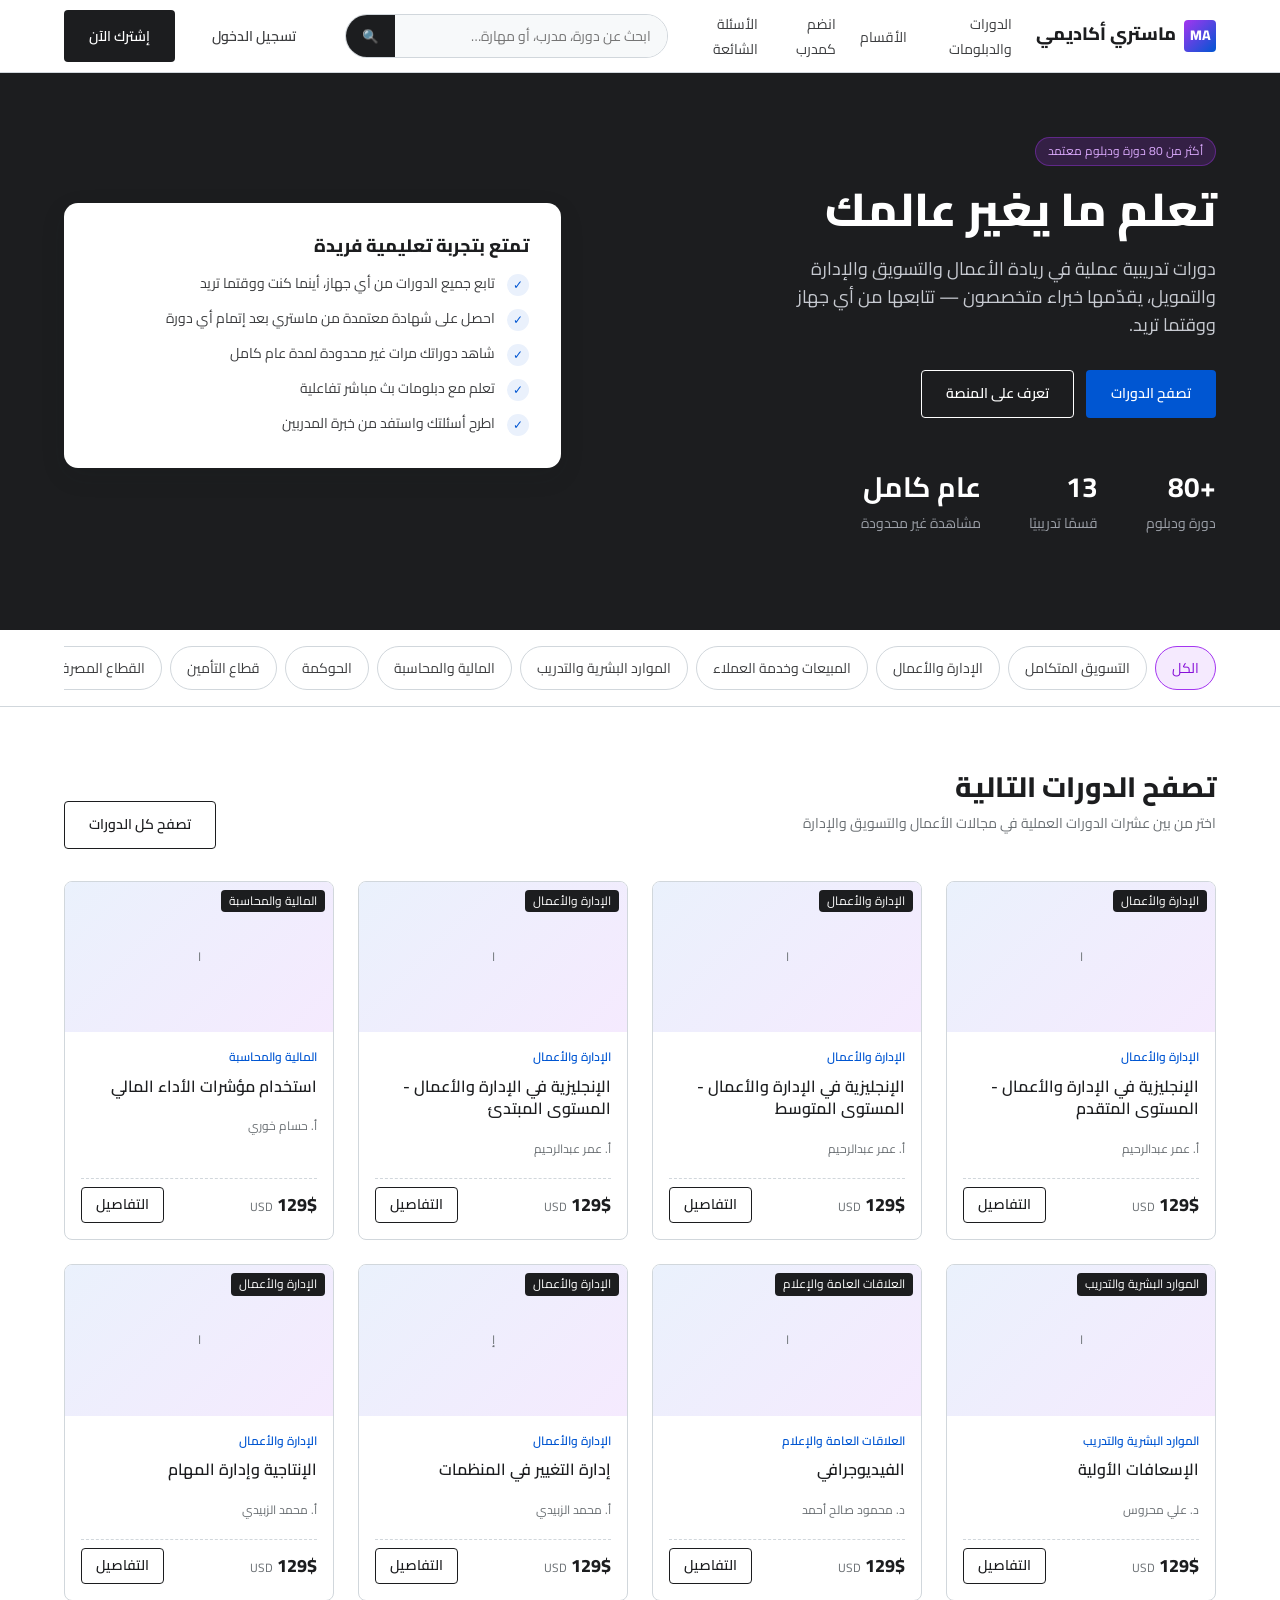
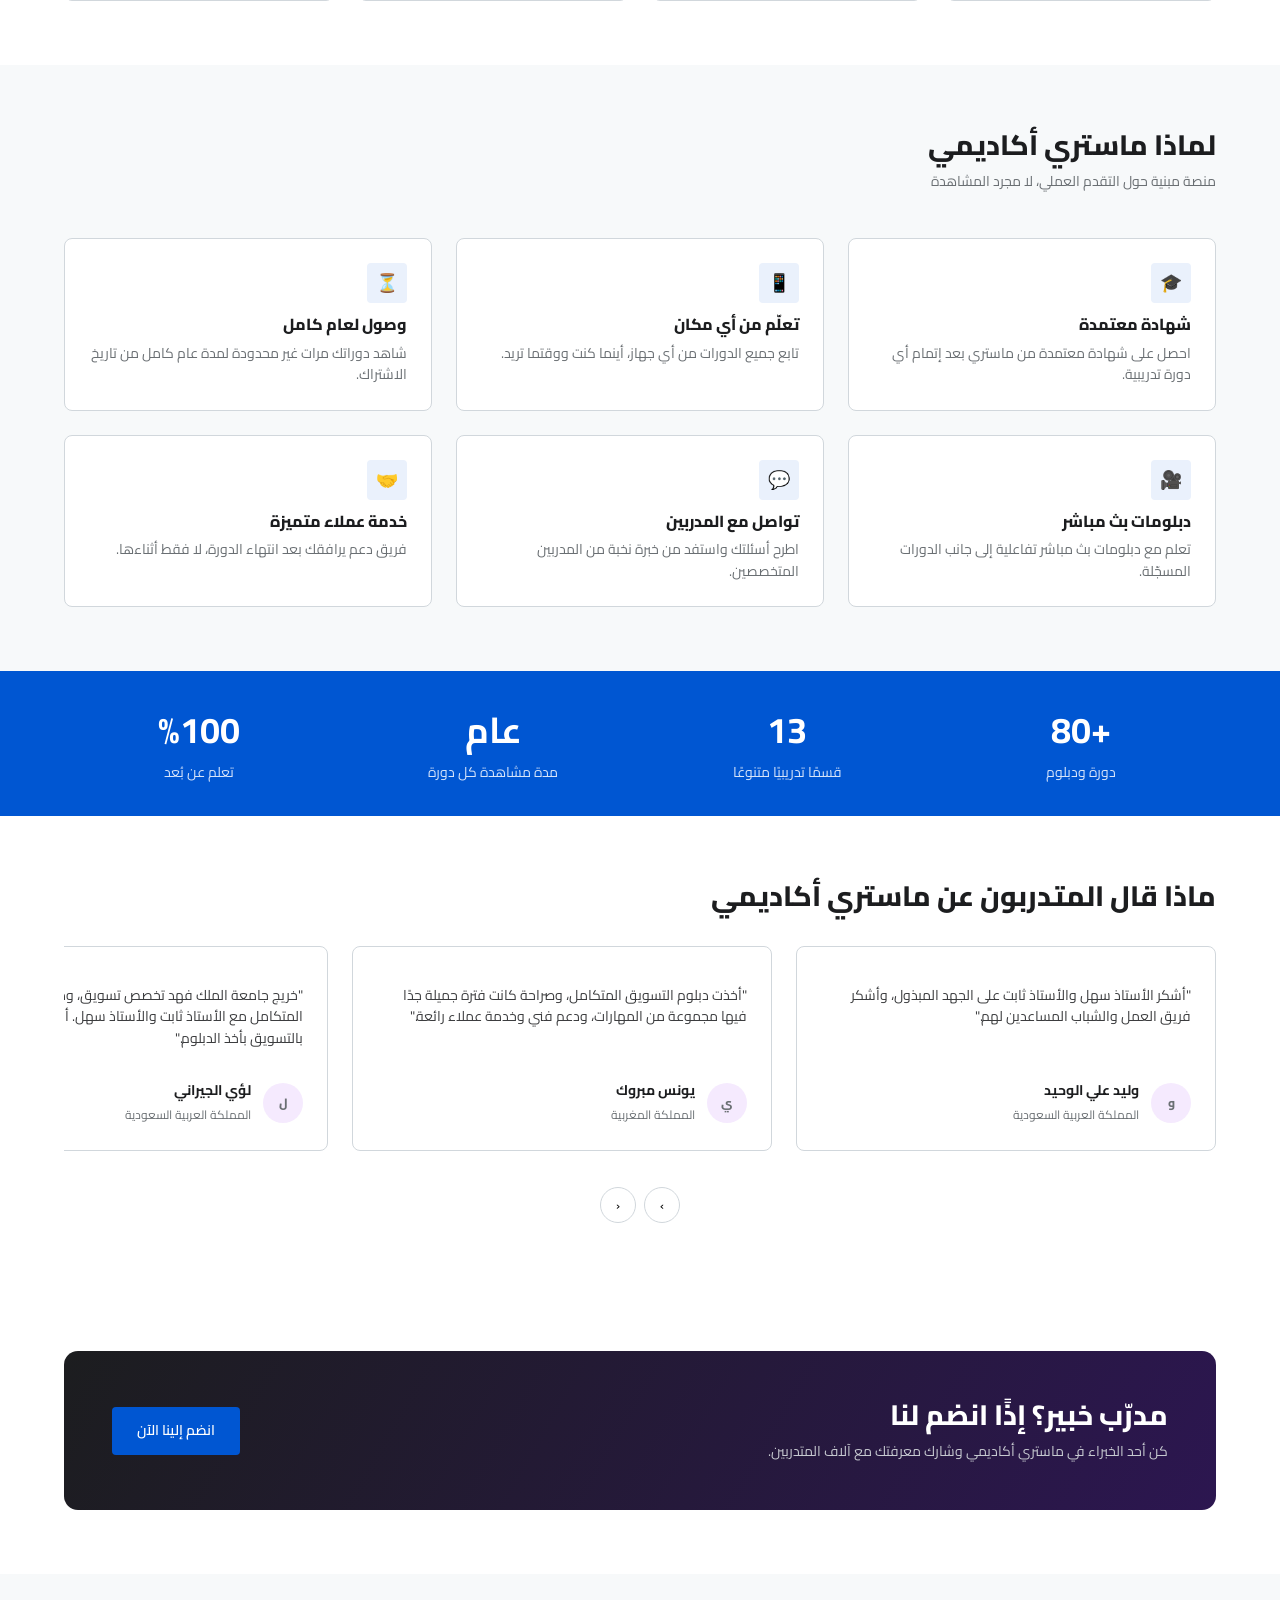
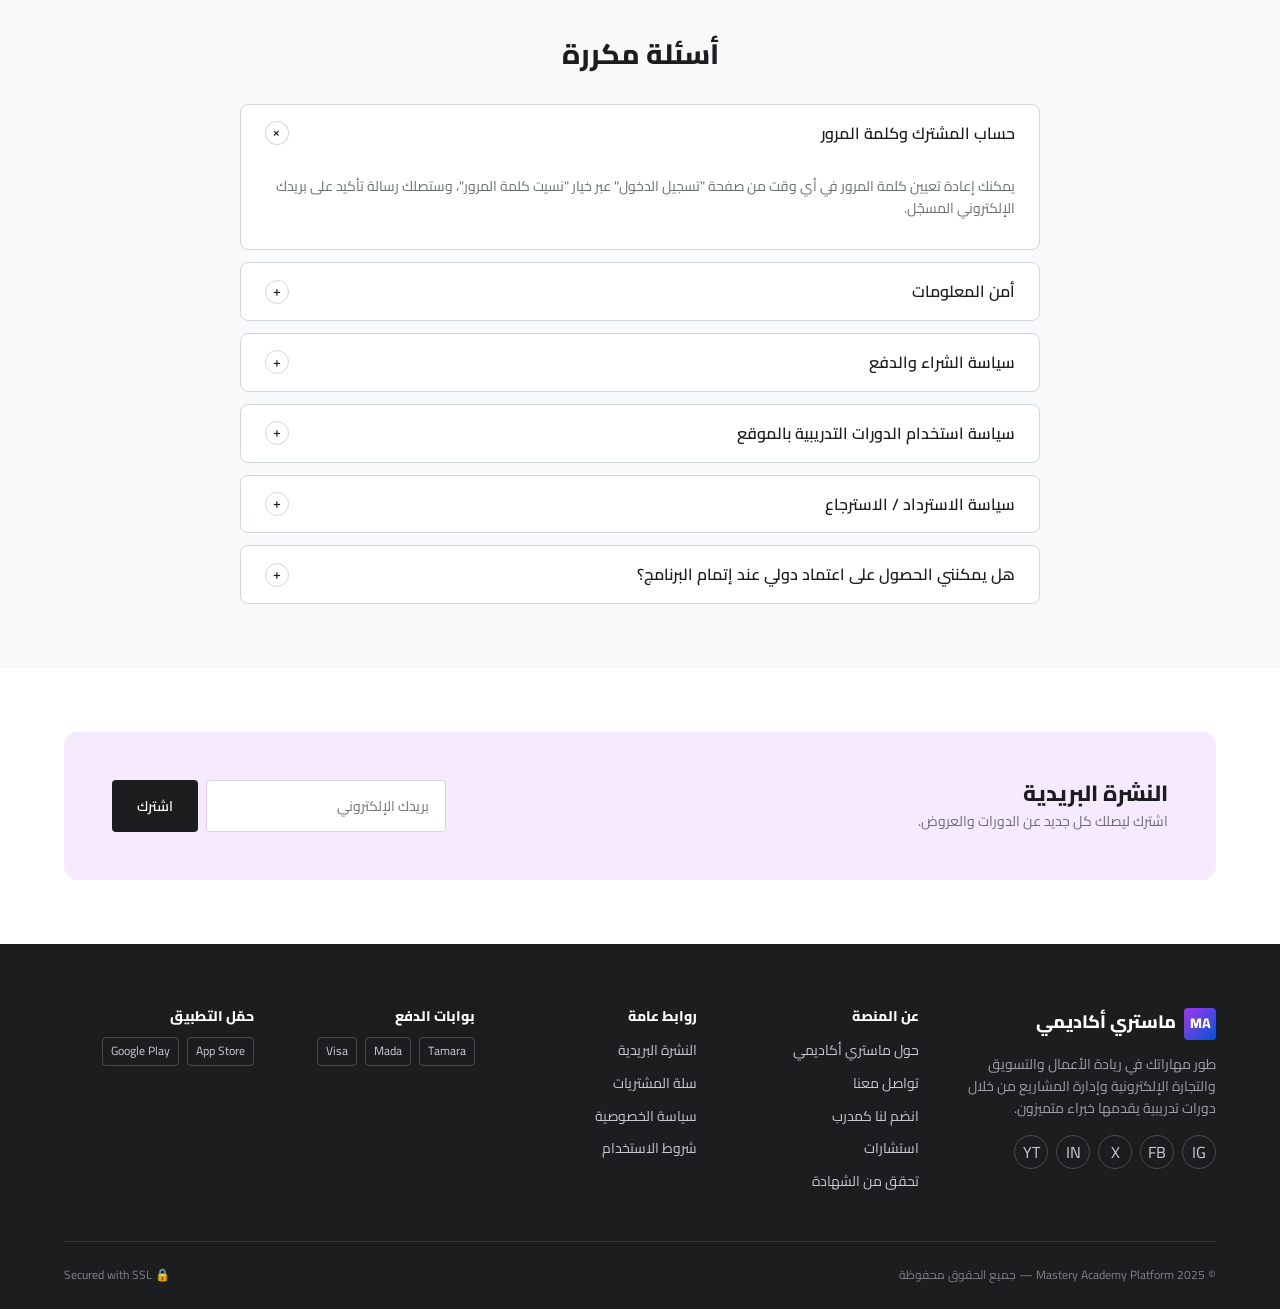
<file: landing_4/index.html>
<!DOCTYPE html>
<html lang="ar" dir="rtl">
<head>
<meta charset="UTF-8">
<meta name="viewport" content="width=device-width, initial-scale=1.0">
<title>ماستري أكاديمي — تعلم ما يغير عالمك</title>
<meta name="description" content="طور مهاراتك في ريادة الأعمال والتسويق والتجارة الإلكترونية وإدارة المشاريع من خلال دورات تدريبية يقدمها خبراء متميزون في مجالاتهم.">
<link rel="preconnect" href="https://fonts.googleapis.com">
<link href="https://fonts.googleapis.com/css2?family=Cairo:wght@400;600;700;800&display=swap" rel="stylesheet">
<link rel="stylesheet" href="tokens.css">
<link rel="stylesheet" href="styles.css">
</head>
<body>

<a class="visually-hidden" href="#main">تخطي إلى المحتوى</a>

<!-- ============ HEADER ============ -->
<header class="site-header">
  <div class="container header-row">
    <a href="#" class="logo">
      <span class="logo-mark">MA</span>
      ماستري أكاديمي
    </a>

    <nav class="nav-primary" aria-label="التنقل الرئيسي">
      <ul>
        <li><a href="#courses">الدورات والدبلومات</a></li>
        <li><a href="#categories">الأقسام</a></li>
        <li><a href="#instructors">انضم كمدرب</a></li>
        <li><a href="#faq">الأسئلة الشائعة</a></li>
      </ul>
    </nav>

    <form class="search-form" role="search">
      <label class="visually-hidden" for="site-search">ابحث عن دورة</label>
      <input id="site-search" type="search" placeholder="ابحث عن دورة، مدرب، أو مهارة…">
      <button type="submit" aria-label="بحث">🔍</button>
    </form>

    <div class="header-actions">
      <button class="btn btn-ghost" id="open-signin">تسجيل الدخول</button>
      <button class="btn btn-primary" id="open-signup">إشترك الآن</button>
      <button class="nav-toggle" id="nav-toggle" aria-label="فتح القائمة" aria-expanded="false"><span></span></button>
    </div>
  </div>
</header>

<main id="main">

  <!-- ============ HERO ============ -->
  <section class="hero">
    <div class="container hero-grid">
      <div>
        <span class="hero-eyebrow">أكثر من 80 دورة ودبلوم معتمد</span>
        <h1>تعلم ما يغير عالمك</h1>
        <p class="lead">دورات تدريبية عملية في ريادة الأعمال والتسويق والإدارة والتمويل، يقدّمها خبراء متخصصون — تتابعها من أي جهاز ووقتما تريد.</p>
        <div class="hero-cta">
          <a href="#courses" class="btn btn-accent">تصفح الدورات</a>
          <a href="#about" class="btn btn-secondary" style="border-color:#fff;color:#fff;">تعرف على المنصة</a>
        </div>
        <div class="hero-stats">
          <div class="stat"><b>+80</b><span>دورة ودبلوم</span></div>
          <div class="stat"><b>13</b><span>قسمًا تدريبيًا</span></div>
          <div class="stat"><b>عام كامل</b><span>مشاهدة غير محدودة</span></div>
        </div>
      </div>

      <div class="hero-panel">
        <h3>تمتع بتجربة تعليمية فريدة</h3>
        <ul>
          <li><span class="check">✓</span> تابع جميع الدورات من أي جهاز، أينما كنت ووقتما تريد</li>
          <li><span class="check">✓</span> احصل على شهادة معتمدة من ماستري بعد إتمام أي دورة</li>
          <li><span class="check">✓</span> شاهد دوراتك مرات غير محدودة لمدة عام كامل</li>
          <li><span class="check">✓</span> تعلم مع دبلومات بث مباشر تفاعلية</li>
          <li><span class="check">✓</span> اطرح أسئلتك واستفد من خبرة المدربين</li>
        </ul>
      </div>
    </div>
  </section>

  <!-- ============ CATEGORY RAIL ============ -->
  <section class="category-rail" id="categories">
    <div class="container">
      <div class="chip-row" role="tablist" aria-label="تصفية حسب القسم">
        <button class="chip" aria-pressed="true">الكل</button>
        <button class="chip" aria-pressed="false">التسويق المتكامل</button>
        <button class="chip" aria-pressed="false">الإدارة والأعمال</button>
        <button class="chip" aria-pressed="false">المبيعات وخدمة العملاء</button>
        <button class="chip" aria-pressed="false">الموارد البشرية والتدريب</button>
        <button class="chip" aria-pressed="false">المالية والمحاسبة</button>
        <button class="chip" aria-pressed="false">الحوكمة</button>
        <button class="chip" aria-pressed="false">قطاع التأمين</button>
        <button class="chip" aria-pressed="false">القطاع المصرفي</button>
        <button class="chip" aria-pressed="false">الصحة والسلامة المهنية</button>
        <button class="chip" aria-pressed="false">العلاقات العامة والإعلام</button>
        <button class="chip" aria-pressed="false">الذكاء الاصطناعي وتكنولوجيا المعلومات</button>
        <button class="chip" aria-pressed="false">الفاعلية الشخصية</button>
        <button class="chip" aria-pressed="false">الميديا والتصميم</button>
      </div>
    </div>
  </section>

  <!-- ============ FEATURED COURSES ============ -->
  <section class="section" id="courses">
    <div class="container">
      <div class="section-head">
        <div>
          <h2>تصفح الدورات التالية</h2>
          <p>اختر من بين عشرات الدورات العملية في مجالات الأعمال والتسويق والإدارة</p>
        </div>
        <a href="#" class="btn btn-secondary">تصفح كل الدورات</a>
      </div>

      <div class="course-grid" id="course-grid">
        <!-- cards are injected by script.js from data.js content -->
      </div>
    </div>
  </section>

  <!-- ============ VALUE PROPS ============ -->
  <section class="section section-alt" id="about">
    <div class="container">
      <div class="section-head">
        <div>
          <h2>لماذا ماستري أكاديمي</h2>
          <p>منصة مبنية حول التقدم العملي، لا مجرد المشاهدة</p>
        </div>
      </div>
      <div class="value-grid">
        <article class="value-card">
          <span class="icon">🎓</span>
          <h3>شهادة معتمدة</h3>
          <p>احصل على شهادة معتمدة من ماستري بعد إتمام أي دورة تدريبية.</p>
        </article>
        <article class="value-card">
          <span class="icon">📱</span>
          <h3>تعلّم من أي مكان</h3>
          <p>تابع جميع الدورات من أي جهاز، أينما كنت ووقتما تريد.</p>
        </article>
        <article class="value-card">
          <span class="icon">⏳</span>
          <h3>وصول لعام كامل</h3>
          <p>شاهد دوراتك مرات غير محدودة لمدة عام كامل من تاريخ الاشتراك.</p>
        </article>
        <article class="value-card">
          <span class="icon">🎥</span>
          <h3>دبلومات بث مباشر</h3>
          <p>تعلم مع دبلومات بث مباشر تفاعلية إلى جانب الدورات المسجّلة.</p>
        </article>
        <article class="value-card">
          <span class="icon">💬</span>
          <h3>تواصل مع المدربين</h3>
          <p>اطرح أسئلتك واستفد من خبرة نخبة من المدربين المتخصصين.</p>
        </article>
        <article class="value-card">
          <span class="icon">🤝</span>
          <h3>خدمة عملاء متميزة</h3>
          <p>فريق دعم يرافقك بعد انتهاء الدورة، لا فقط أثناءها.</p>
        </article>
      </div>
    </div>
  </section>

  <!-- ============ STATS BAND ============ -->
  <section class="stats-band">
    <div class="container">
      <div><b>+80</b><span>دورة ودبلوم</span></div>
      <div><b>13</b><span>قسمًا تدريبيًا متنوعًا</span></div>
      <div><b>عام</b><span>مدة مشاهدة كل دورة</span></div>
      <div><b>%100</b><span>تعلم عن بُعد</span></div>
    </div>
  </section>

  <!-- ============ TESTIMONIALS ============ -->
  <section class="section" id="testimonials">
    <div class="container">
      <div class="section-head">
        <div>
          <h2>ماذا قال المتدربون عن ماستري أكاديمي</h2>
        </div>
      </div>

      <div class="testi-wrap">
        <div class="testi-track" id="testi-track">
          <article class="testi-card">
            <p class="testi-quote">"أشكر الأستاذ سهل والأستاذ ثابت على الجهد المبذول، وأشكر فريق العمل والشباب المساعدين لهم."</p>
            <div class="testi-person">
              <span class="testi-avatar">و</span>
              <div><b>وليد علي الوحيد</b><span>المملكة العربية السعودية</span></div>
            </div>
          </article>
          <article class="testi-card">
            <p class="testi-quote">"أخذت دبلوم التسويق المتكامل، وصراحة كانت فترة جميلة جدًا فيها مجموعة من المهارات، ودعم فني وخدمة عملاء رائعة."</p>
            <div class="testi-person">
              <span class="testi-avatar">ي</span>
              <div><b>يونس مبروك</b><span>المملكة المغربية</span></div>
            </div>
          </article>
          <article class="testi-card">
            <p class="testi-quote">"خريج جامعة الملك فهد تخصص تسويق، ودرست دبلوم التسويق المتكامل مع الأستاذ ثابت والأستاذ سهل. أنصح كل مهتم بالتسويق بأخذ الدبلوم."</p>
            <div class="testi-person">
              <span class="testi-avatar">ل</span>
              <div><b>لؤي الجيراني</b><span>المملكة العربية السعودية</span></div>
            </div>
          </article>
          <article class="testi-card">
            <p class="testi-quote">"كنت على وشك التخلي عن أحلامي، لكن دورة الأستاذ ثابت في دبلوم القيادة الإدارية شعرت كما لو كانت إشارة قوية."</p>
            <div class="testi-person">
              <span class="testi-avatar">ز</span>
              <div><b>زهير الميموني</b><span>قطر — الدوحة</span></div>
            </div>
          </article>
          <article class="testi-card">
            <p class="testi-quote">"ما جذبني إلى ماستري أنني أستطيع التواصل معهم بعد انتهاء الدبلوم؛ هذا شجعني على الاشتراك في دورات إضافية."</p>
            <div class="testi-person">
              <span class="testi-avatar">س</span>
              <div><b>سارة طالب</b><span>العراق</span></div>
            </div>
          </article>
          <article class="testi-card">
            <p class="testi-quote">"في يوتيوب تسمع المعلومة من مصادر متعددة دون نظام؛ هنا تعلّمت المعلومة وكيفية تطبيقها معًا."</p>
            <div class="testi-person">
              <span class="testi-avatar">م</span>
              <div><b>محمد اسمر</b><span>تركيا</span></div>
            </div>
          </article>
        </div>
        <div class="testi-controls">
          <button id="testi-prev" aria-label="السابق">›</button>
          <button id="testi-next" aria-label="التالي">‹</button>
        </div>
      </div>
    </div>
  </section>

  <!-- ============ INSTRUCTOR CTA ============ -->
  <section class="section" id="instructors">
    <div class="container">
      <div class="instructor-cta">
        <div>
          <h2>مدرّب خبير؟ إذًا انضم لنا</h2>
          <p>كن أحد الخبراء في ماستري أكاديمي وشارك معرفتك مع آلاف المتدربين.</p>
        </div>
        <a href="#" class="btn btn-accent">انضم إلينا الآن</a>
      </div>
    </div>
  </section>

  <!-- ============ FAQ ============ -->
  <section class="section section-alt" id="faq">
    <div class="container">
      <div class="section-head" style="justify-content:center;text-align:center;">
        <div><h2>أسئلة مكررة</h2></div>
      </div>
      <div class="faq-list">
        <details class="faq-item" open>
          <summary>حساب المشترك وكلمة المرور <span class="icon">+</span></summary>
          <p class="faq-body">يمكنك إعادة تعيين كلمة المرور في أي وقت من صفحة "تسجيل الدخول" عبر خيار "نسيت كلمة المرور"، وستصلك رسالة تأكيد على بريدك الإلكتروني المسجّل.</p>
        </details>
        <details class="faq-item">
          <summary>أمن المعلومات <span class="icon">+</span></summary>
          <p class="faq-body">نستخدم اتصالًا مشفّرًا بمعيار SSL لحماية بياناتك، ولا نشارك معلوماتك الشخصية مع أي جهة خارجية دون موافقتك.</p>
        </details>
        <details class="faq-item">
          <summary>سياسة الشراء والدفع <span class="icon">+</span></summary>
          <p class="faq-body">يمكنك الدفع عبر بطاقات Visa وMada، أو بالتقسيط عبر Tamara، ويتم تفعيل وصولك للدورة فور تأكيد الدفع.</p>
        </details>
        <details class="faq-item">
          <summary>سياسة استخدام الدورات التدريبية بالموقع <span class="icon">+</span></summary>
          <p class="faq-body">الدورة متاحة للمشاهدة غير المحدودة لمدة عام كامل من تاريخ الاشتراك، على أن تُستخدم بواسطة صاحب الحساب فقط.</p>
        </details>
        <details class="faq-item">
          <summary>سياسة الاسترداد / الاسترجاع <span class="icon">+</span></summary>
          <p class="faq-body">يحق لك طلب الاسترداد خلال فترة محددة من الاشتراك ما لم تتجاوز نسبة المشاهدة الحد المسموح به، وفقًا لسياسة الاسترجاع الكاملة.</p>
        </details>
        <details class="faq-item">
          <summary>هل يمكنني الحصول على اعتماد دولي عند إتمام البرنامج؟ <span class="icon">+</span></summary>
          <p class="faq-body">دورات وبرامج مختارة معتمدة ضمن إطار التطوير المهني المستمر (CPD)، وتظهر هذه الدورات بعلامة الاعتماد على صفحتها.</p>
        </details>
      </div>
    </div>
  </section>

  <!-- ============ NEWSLETTER ============ -->
  <section class="section">
    <div class="container">
      <div class="newsletter">
        <div>
          <h3>النشرة البريدية</h3>
          <p>اشترك ليصلك كل جديد عن الدورات والعروض.</p>
        </div>
        <form>
          <label class="visually-hidden" for="newsletter-email">بريدك الإلكتروني</label>
          <input id="newsletter-email" type="email" placeholder="بريدك الإلكتروني" required>
          <button type="submit" class="btn btn-primary">اشترك</button>
        </form>
      </div>
    </div>
  </section>

</main>

<!-- ============ FOOTER ============ -->
<footer class="site-footer">
  <div class="container">
    <div class="footer-grid">
      <div class="footer-brand">
        <a href="#" class="logo">
          <span class="logo-mark">MA</span>
          ماستري أكاديمي
        </a>
        <p>طور مهاراتك في ريادة الأعمال والتسويق والتجارة الإلكترونية وإدارة المشاريع من خلال دورات تدريبية يقدمها خبراء متميزون.</p>
        <div class="social-row">
          <a href="https://instagram.com/emasteryacademy" aria-label="انستجرام">IG</a>
          <a href="https://www.facebook.com/emasteryacademy" aria-label="فيسبوك">FB</a>
          <a href="https://x.com/emasteryacademy" aria-label="اكس">X</a>
          <a href="https://www.linkedin.com/company/emasteryacademy" aria-label="لينكدإن">IN</a>
          <a href="https://www.youtube.com/c/eMasteryAcademy" aria-label="يوتيوب">YT</a>
        </div>
      </div>

      <div class="footer-col">
        <h4>عن المنصة</h4>
        <ul>
          <li><a href="#">حول ماستري أكاديمي</a></li>
          <li><a href="#">تواصل معنا</a></li>
          <li><a href="#instructors">انضم لنا كمدرب</a></li>
          <li><a href="#">استشارات</a></li>
          <li><a href="#">تحقق من الشهادة</a></li>
        </ul>
      </div>

      <div class="footer-col">
        <h4>روابط عامة</h4>
        <ul>
          <li><a href="#">النشرة البريدية</a></li>
          <li><a href="#">سلة المشتريات</a></li>
          <li><a href="#">سياسة الخصوصية</a></li>
          <li><a href="#">شروط الاستخدام</a></li>
        </ul>
      </div>

      <div class="footer-col">
        <h4>بوابات الدفع</h4>
        <div class="payment-row">
          <span>Tamara</span>
          <span>Mada</span>
          <span>Visa</span>
        </div>
      </div>

      <div class="footer-col">
        <h4>حمّل التطبيق</h4>
        <div class="payment-row">
          <span>App Store</span>
          <span>Google Play</span>
        </div>
      </div>
    </div>

    <div class="footer-bottom">
      <span>© 2025 Mastery Academy Platform — جميع الحقوق محفوظة</span>
      <span>🔒 Secured with SSL</span>
    </div>
  </div>
</footer>

<!-- ============ SIGN UP MODAL ============ -->
<div class="modal-overlay" id="signup-overlay">
  <div class="modal" role="dialog" aria-modal="true" aria-labelledby="signup-title">
    <button class="modal-close" data-close-modal aria-label="إغلاق">✕</button>
    <h3 id="signup-title">تسجيل اشتراك</h3>
    <form id="signup-form">
      <div class="field">
        <label for="su-name">الاسم بالكامل</label>
        <input id="su-name" type="text" required>
      </div>
      <div class="field">
        <label for="su-email">البريد الإلكتروني</label>
        <input id="su-email" type="email" required>
      </div>
      <div class="field">
        <label for="su-password">كلمة المرور</label>
        <input id="su-password" type="password" required>
      </div>
      <button type="submit" class="btn btn-primary btn-block">اشترك الآن</button>
    </form>
  </div>
</div>

<div class="modal-overlay" id="signin-overlay">
  <div class="modal" role="dialog" aria-modal="true" aria-labelledby="signin-title">
    <button class="modal-close" data-close-modal aria-label="إغلاق">✕</button>
    <h3 id="signin-title">تسجيل الدخول</h3>
    <form id="signin-form">
      <div class="field">
        <label for="si-email">البريد الإلكتروني</label>
        <input id="si-email" type="email" required>
      </div>
      <div class="field">
        <label for="si-password">كلمة المرور</label>
        <input id="si-password" type="password" required>
      </div>
      <button type="submit" class="btn btn-primary btn-block">تسجيل الدخول</button>
    </form>
  </div>
</div>

<script src="courses-data.js"></script>
<script src="script.js"></script>
</body>
</html>
</file>
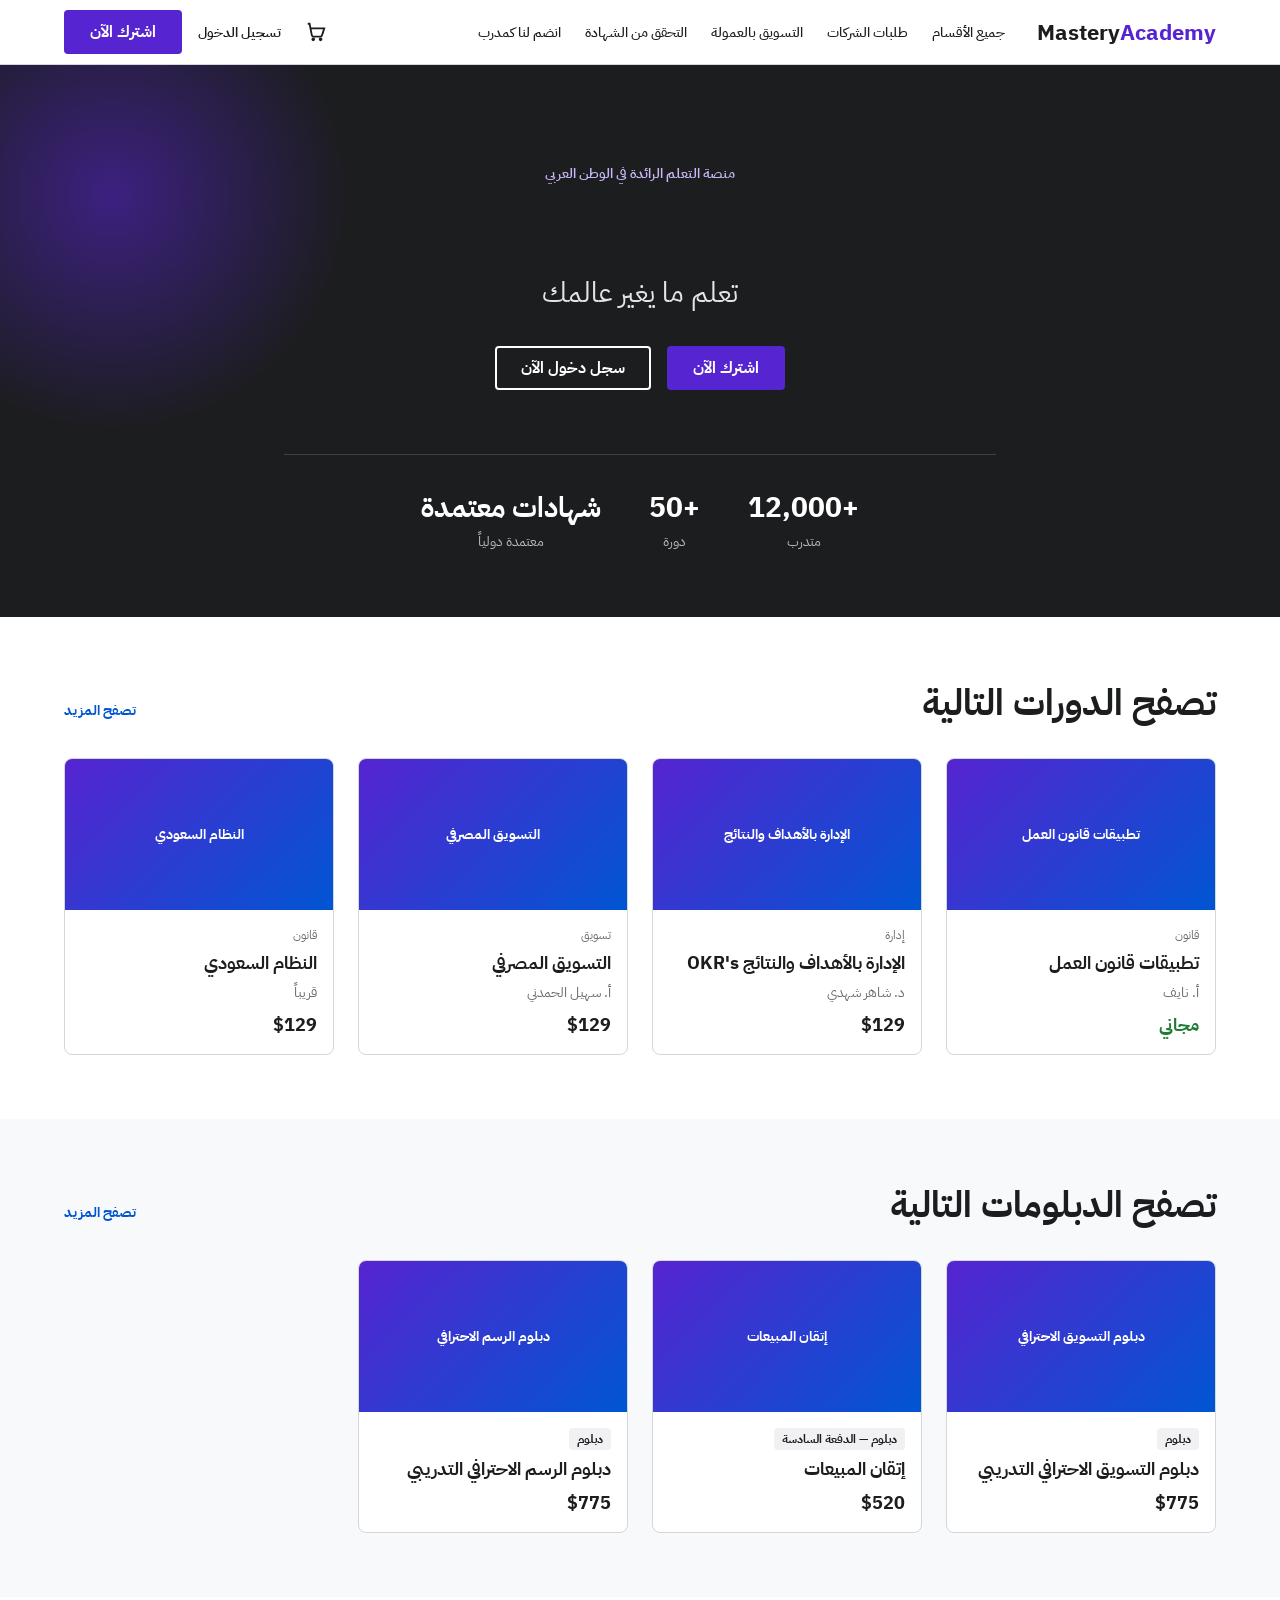
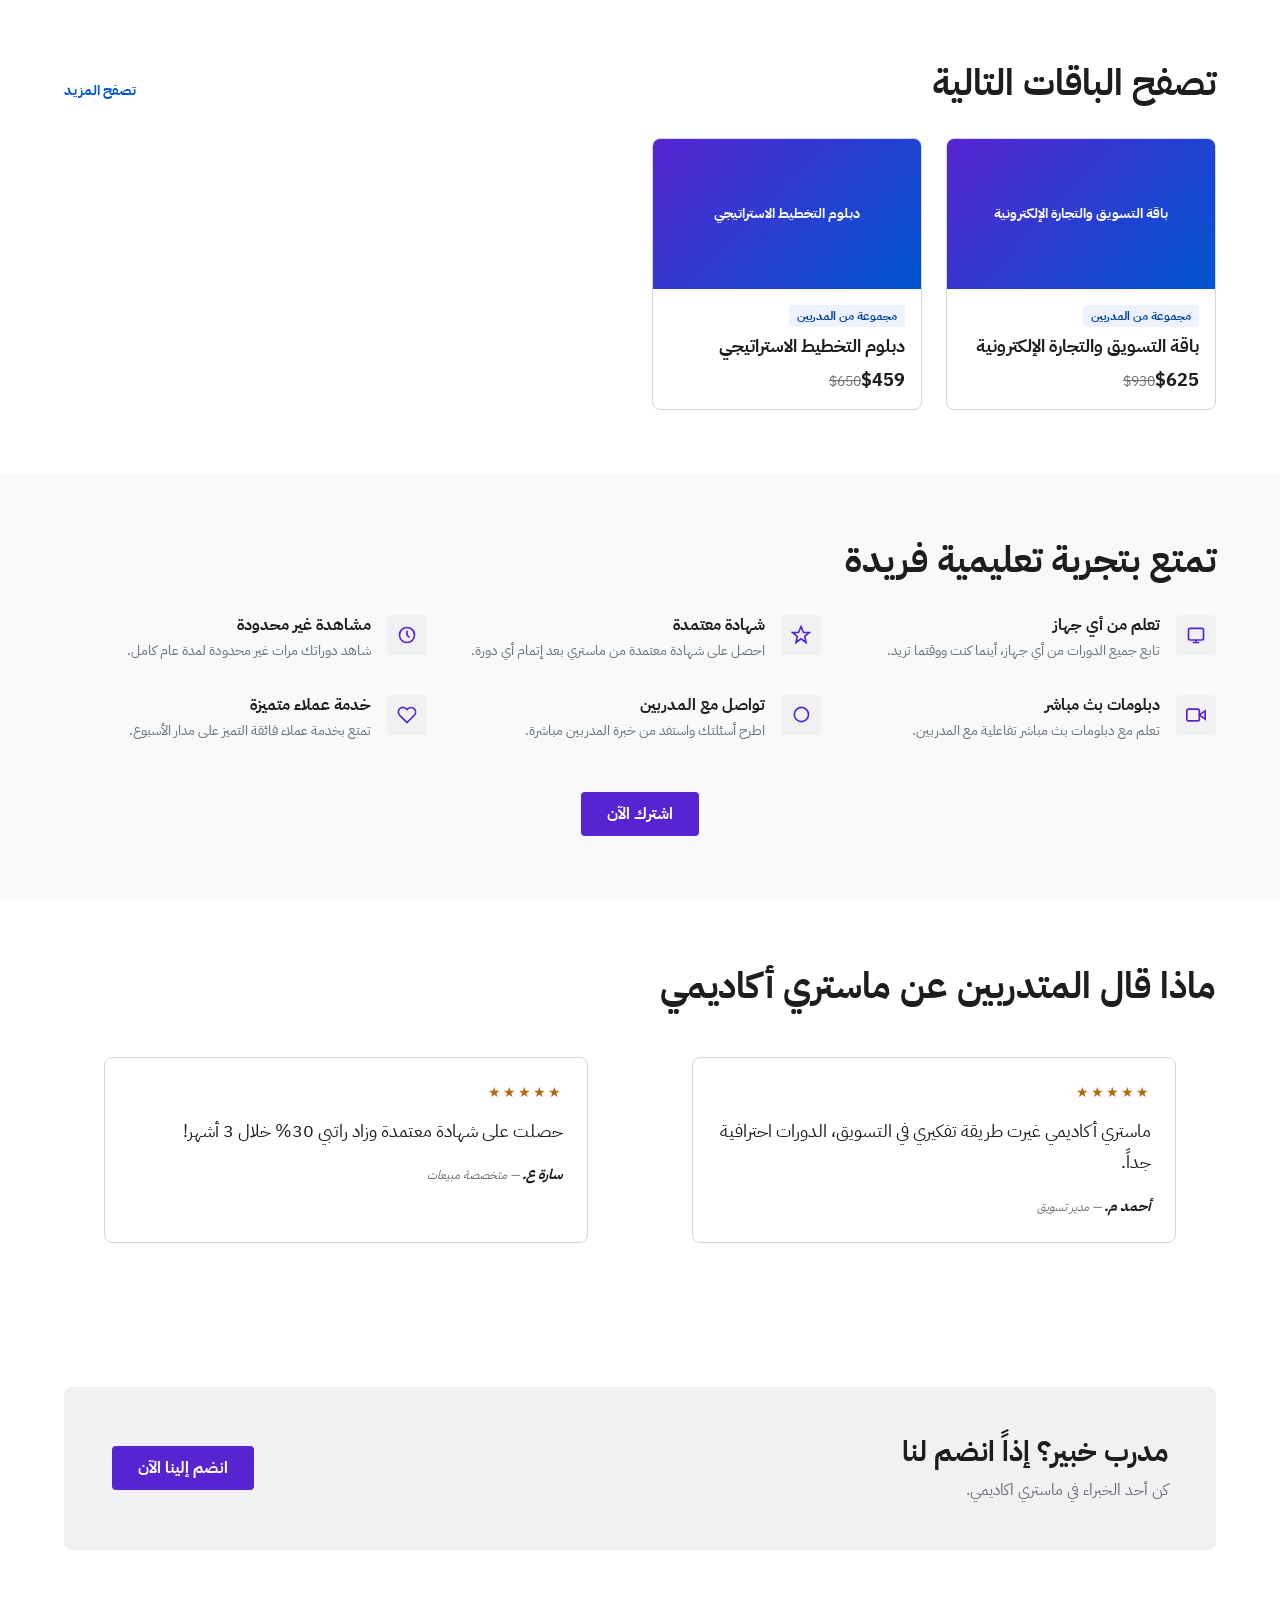
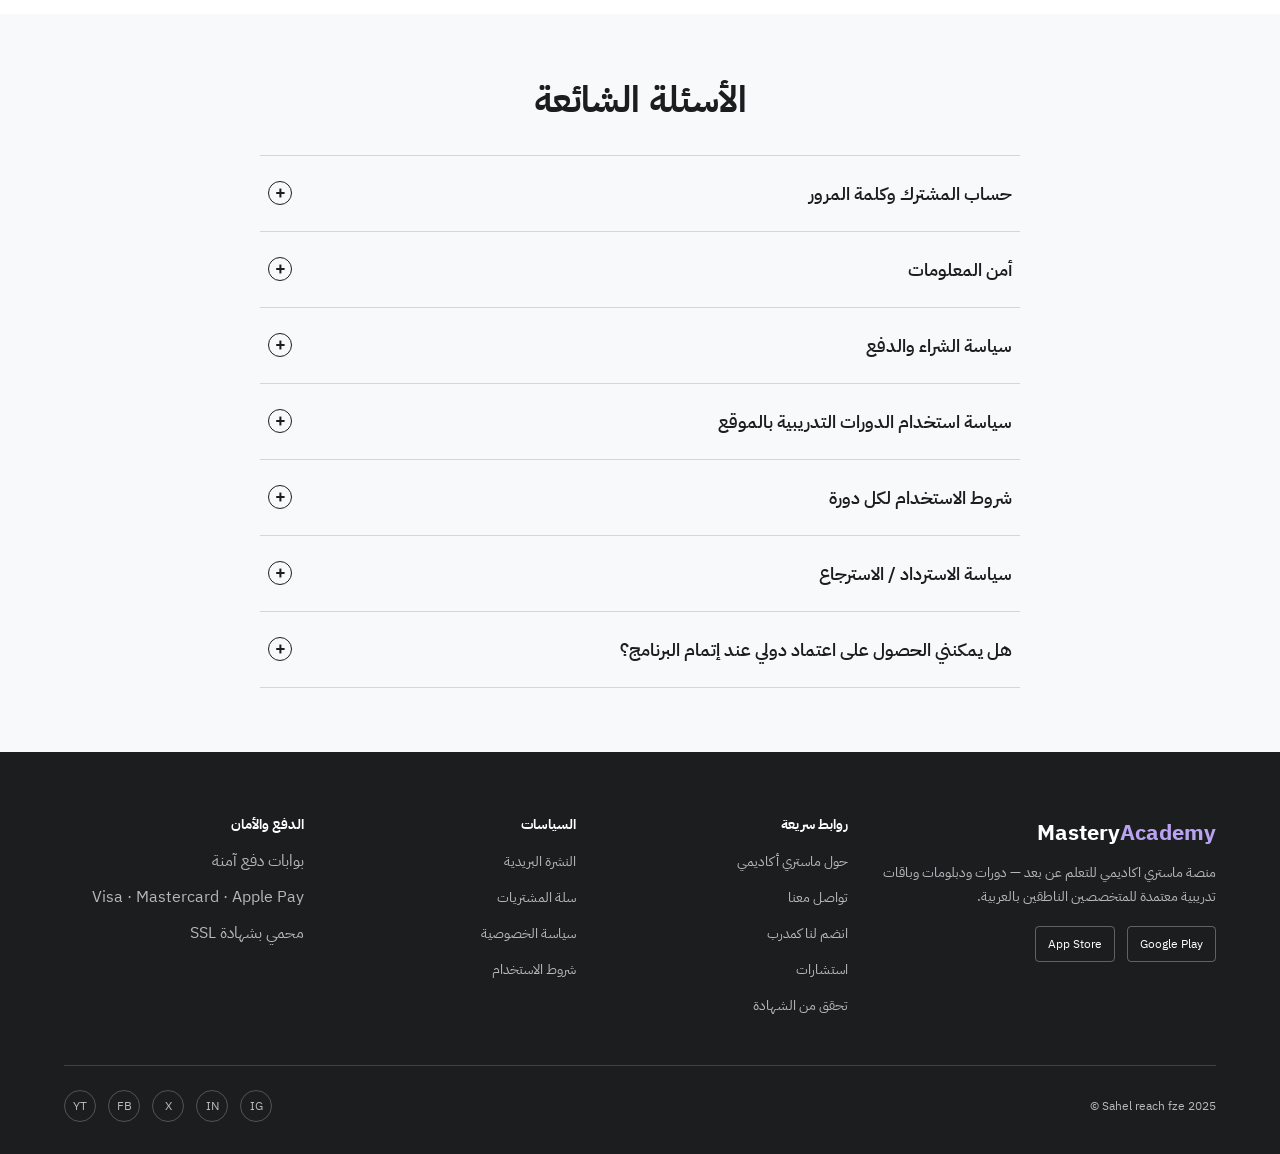
<file: landing_5/index.html>
<!DOCTYPE html>
<html lang="ar" dir="rtl">
<head>
<meta charset="UTF-8" />
<meta name="viewport" content="width=device-width, initial-scale=1.0" />
<title>ماستري اكاديمي | تعلم ما يغير عالمك</title>
<meta name="description" content="منصة ماستري اكاديمي للتعلم عن بعد — دورات ودبلومات وباقات تدريبية معتمدة للمتخصصين الناطقين بالعربية." />
<link rel="preconnect" href="https://fonts.googleapis.com" />
<link rel="preconnect" href="https://fonts.gstatic.com" crossorigin />
<link href="https://fonts.googleapis.com/css2?family=IBM+Plex+Sans+Arabic:wght@400;500;600;700&display=swap" rel="stylesheet" />
<link rel="stylesheet" href="styles.css" />
</head>
<body>

<header class="site-header">
  <div class="container">
    <a href="#" class="brand">Mastery<span>Academy</span></a>

    <nav class="main-nav" id="main-nav">
      <ul>
        <li><a href="#courses">جميع الأقسام</a></li>
        <li><a href="#">طلبات الشركات</a></li>
        <li><a href="#">التسويق بالعمولة</a></li>
        <li><a href="#">التحقق من الشهادة</a></li>
        <li><a href="#instructor">انضم لنا كمدرب</a></li>
      </ul>
    </nav>

    <div class="header-actions">
      <button class="cart-btn" aria-label="سلة المشتريات">
        <svg width="22" height="22" viewBox="0 0 24 24" fill="none" stroke="currentColor" stroke-width="2"><path d="M3 3h2l2.4 12.4a2 2 0 0 0 2 1.6h7.2a2 2 0 0 0 2-1.6L21 8H6"/><circle cx="9" cy="20" r="1"/><circle cx="17" cy="20" r="1"/></svg>
      </button>
      <a href="#" class="link-plain">تسجيل الدخول</a>
      <a href="#" class="btn btn-primary">اشترك الآن</a>
      <button class="nav-toggle" id="nav-toggle" aria-label="فتح القائمة" aria-expanded="false" aria-controls="main-nav">
        <svg width="20" height="20" viewBox="0 0 24 24" fill="none" stroke="currentColor" stroke-width="2"><path d="M3 6h18M3 12h18M3 18h18"/></svg>
      </button>
    </div>
  </div>
</header>

<main>

  <!-- Hero -->
  <section class="hero">
    <div class="container">
      <span class="eyebrow">منصة التعلم الرائدة في الوطن العربي</span>
      <h1>ماستري اكاديمي</h1>
      <p class="tagline">تعلم ما يغير عالمك</p>
      <div class="hero-actions">
        <a href="#" class="btn btn-primary">اشترك الآن</a>
        <a href="#" class="btn btn-outline-light">سجل دخول الآن</a>
      </div>
      <div class="hero-metrics">
        <div class="metric"><strong>+12,000</strong><span>متدرب</span></div>
        <div class="metric"><strong>+50</strong><span>دورة</span></div>
        <div class="metric"><strong>شهادات معتمدة</strong><span>معتمدة دولياً</span></div>
      </div>
    </div>
  </section>

  <!-- Courses -->
  <section class="section" id="courses">
    <div class="container">
      <div class="section-head">
        <h2>تصفح الدورات التالية</h2>
        <a href="#" class="see-all">تصفح المزيد</a>
      </div>
      <div class="card-grid">

        <article class="card">
          <div class="card-thumb">تطبيقات قانون العمل</div>
          <div class="card-body">
            <span class="card-kicker">قانون</span>
            <h3 class="card-title">تطبيقات قانون العمل</h3>
            <p class="card-instructor">أ. نايف</p>
            <div class="card-footer">
              <span class="price price-free">مجاني</span>
            </div>
          </div>
        </article>

        <article class="card">
          <div class="card-thumb">الإدارة بالأهداف والنتائج</div>
          <div class="card-body">
            <span class="card-kicker">إدارة</span>
            <h3 class="card-title">الإدارة بالأهداف والنتائج OKR's</h3>
            <p class="card-instructor">د. شاهر شهدي</p>
            <div class="card-footer">
              <span class="price">$129</span>
            </div>
          </div>
        </article>

        <article class="card">
          <div class="card-thumb">التسويق المصرفي</div>
          <div class="card-body">
            <span class="card-kicker">تسويق</span>
            <h3 class="card-title">التسويق المصرفي</h3>
            <p class="card-instructor">أ. سهيل الحمدني</p>
            <div class="card-footer">
              <span class="price">$129</span>
            </div>
          </div>
        </article>

        <article class="card">
          <div class="card-thumb">النظام السعودي</div>
          <div class="card-body">
            <span class="card-kicker">قانون</span>
            <h3 class="card-title">النظام السعودي</h3>
            <p class="card-instructor">قريباً</p>
            <div class="card-footer">
              <span class="price">$129</span>
            </div>
          </div>
        </article>

      </div>
    </div>
  </section>

  <!-- Diplomas -->
  <section class="section section-alt">
    <div class="container">
      <div class="section-head">
        <h2>تصفح الدبلومات التالية</h2>
        <a href="#" class="see-all">تصفح المزيد</a>
      </div>
      <div class="card-grid">

        <article class="card">
          <div class="card-thumb">دبلوم التسويق الاحترافي</div>
          <div class="card-body">
            <span class="badge">دبلوم</span>
            <h3 class="card-title">دبلوم التسويق الاحترافي التدريبي</h3>
            <div class="card-footer">
              <span class="price">$775</span>
            </div>
          </div>
        </article>

        <article class="card">
          <div class="card-thumb">إتقان المبيعات</div>
          <div class="card-body">
            <span class="badge">دبلوم — الدفعة السادسة</span>
            <h3 class="card-title">إتقان المبيعات</h3>
            <div class="card-footer">
              <span class="price">$520</span>
            </div>
          </div>
        </article>

        <article class="card">
          <div class="card-thumb">دبلوم الرسم الاحترافي</div>
          <div class="card-body">
            <span class="badge">دبلوم</span>
            <h3 class="card-title">دبلوم الرسم الاحترافي التدريبي</h3>
            <div class="card-footer">
              <span class="price">$775</span>
            </div>
          </div>
        </article>

      </div>
    </div>
  </section>

  <!-- Bundles -->
  <section class="section">
    <div class="container">
      <div class="section-head">
        <h2>تصفح الباقات التالية</h2>
        <a href="#" class="see-all">تصفح المزيد</a>
      </div>
      <div class="card-grid">

        <article class="card">
          <div class="card-thumb">باقة التسويق والتجارة الإلكترونية</div>
          <div class="card-body">
            <span class="badge badge-bundle">مجموعة من المدربين</span>
            <h3 class="card-title">باقة التسويق والتجارة الإلكترونية</h3>
            <div class="card-footer">
              <span><span class="price-original">$930</span><span class="price">$625</span></span>
            </div>
          </div>
        </article>

        <article class="card">
          <div class="card-thumb">دبلوم التخطيط الاستراتيجي</div>
          <div class="card-body">
            <span class="badge badge-bundle">مجموعة من المدربين</span>
            <h3 class="card-title">دبلوم التخطيط الاستراتيجي</h3>
            <div class="card-footer">
              <span><span class="price-original">$650</span><span class="price">$459</span></span>
            </div>
          </div>
        </article>

      </div>
    </div>
  </section>

  <!-- Features -->
  <section class="section section-alt">
    <div class="container">
      <div class="section-head">
        <h2>تمتع بتجربة تعليمية فريدة</h2>
      </div>
      <div class="feature-grid">

        <div class="feature-item">
          <span class="feature-icon" aria-hidden="true">
            <svg width="20" height="20" viewBox="0 0 24 24" fill="none" stroke="currentColor" stroke-width="2"><rect x="3" y="4" width="18" height="14" rx="2"/><path d="M8 21h8M12 18v3"/></svg>
          </span>
          <div class="feature-text">
            <h3>تعلم من أي جهاز</h3>
            <p>تابع جميع الدورات من أي جهاز، أينما كنت ووقتما تريد.</p>
          </div>
        </div>

        <div class="feature-item">
          <span class="feature-icon" aria-hidden="true">
            <svg width="20" height="20" viewBox="0 0 24 24" fill="none" stroke="currentColor" stroke-width="2"><path d="M12 2l3 7h7l-5.5 4.5L18 21l-6-4.5L6 21l1.5-7.5L2 9h7z"/></svg>
          </span>
          <div class="feature-text">
            <h3>شهادة معتمدة</h3>
            <p>احصل على شهادة معتمدة من ماستري بعد إتمام أي دورة.</p>
          </div>
        </div>

        <div class="feature-item">
          <span class="feature-icon" aria-hidden="true">
            <svg width="20" height="20" viewBox="0 0 24 24" fill="none" stroke="currentColor" stroke-width="2"><circle cx="12" cy="12" r="9"/><path d="M12 7v5l3 3"/></svg>
          </span>
          <div class="feature-text">
            <h3>مشاهدة غير محدودة</h3>
            <p>شاهد دوراتك مرات غير محدودة لمدة عام كامل.</p>
          </div>
        </div>

        <div class="feature-item">
          <span class="feature-icon" aria-hidden="true">
            <svg width="20" height="20" viewBox="0 0 24 24" fill="none" stroke="currentColor" stroke-width="2"><path d="M23 7l-7 5 7 5V7z"/><rect x="1" y="5" width="15" height="14" rx="2"/></svg>
          </span>
          <div class="feature-text">
            <h3>دبلومات بث مباشر</h3>
            <p>تعلم مع دبلومات بث مباشر تفاعلية مع المدربين.</p>
          </div>
        </div>

        <div class="feature-item">
          <span class="feature-icon" aria-hidden="true">
            <svg width="20" height="20" viewBox="0 0 24 24" fill="none" stroke="currentColor" stroke-width="2"><path d="M21 11.5a8.4 8.4 0 0 1-9 8.4A8.5 8.5 0 1 1 21 11.5z"/><path d="M8 12h.01M12 12h.01M16 12h.01"/></svg>
          </span>
          <div class="feature-text">
            <h3>تواصل مع المدربين</h3>
            <p>اطرح أسئلتك واستفد من خبرة المدربين مباشرة.</p>
          </div>
        </div>

        <div class="feature-item">
          <span class="feature-icon" aria-hidden="true">
            <svg width="20" height="20" viewBox="0 0 24 24" fill="none" stroke="currentColor" stroke-width="2"><path d="M20.8 4.6a5.5 5.5 0 0 0-7.8 0L12 5.5l-1-1a5.5 5.5 0 1 0-7.8 7.8l1 1L12 21l7.8-7.8 1-1a5.5 5.5 0 0 0 0-7.6z"/></svg>
          </span>
          <div class="feature-text">
            <h3>خدمة عملاء متميزة</h3>
            <p>تمتع بخدمة عملاء فائقة التميز على مدار الأسبوع.</p>
          </div>
        </div>

      </div>
      <div class="section-cta">
        <a href="#" class="btn btn-primary">اشترك الآن</a>
      </div>
    </div>
  </section>

  <!-- Testimonials -->
  <section class="section">
    <div class="container">
      <div class="section-head">
        <h2>ماذا قال المتدربين عن ماستري أكاديمي</h2>
      </div>
      <div class="testimonial-grid">

        <blockquote class="testimonial-card">
          <div class="stars" aria-hidden="true">★★★★★</div>
          <p class="testimonial-quote">ماستري أكاديمي غيرت طريقة تفكيري في التسويق، الدورات احترافية جداً.</p>
          <cite class="testimonial-author">أحمد م.<span class="testimonial-role"> — مدير تسويق</span></cite>
        </blockquote>

        <blockquote class="testimonial-card">
          <div class="stars" aria-hidden="true">★★★★★</div>
          <p class="testimonial-quote">حصلت على شهادة معتمدة وزاد راتبي 30% خلال 3 أشهر!</p>
          <cite class="testimonial-author">سارة ع.<span class="testimonial-role"> — متخصصة مبيعات</span></cite>
        </blockquote>

      </div>
    </div>
  </section>

  <!-- Instructor CTA -->
  <section class="section" id="instructor">
    <div class="container">
      <div class="instructor-cta">
        <div>
          <h2>مدرب خبير؟ إذاً انضم لنا</h2>
          <p>كن أحد الخبراء في ماستري اكاديمي.</p>
        </div>
        <a href="#" class="btn btn-primary">انضم إلينا الآن</a>
      </div>
    </div>
  </section>

  <!-- FAQ -->
  <section class="section section-alt">
    <div class="container">
      <div class="section-head" style="justify-content:center; text-align:center;">
        <h2>الأسئلة الشائعة</h2>
      </div>
      <div class="faq-list" id="faq-list">

        <div class="faq-item" data-open="false">
          <button class="faq-question" aria-expanded="false">
            <span>حساب المشترك وكلمة المرور</span>
            <span class="faq-icon" aria-hidden="true">+</span>
          </button>
          <div class="faq-answer">
            <p>يمكنك إدارة بيانات حسابك وكلمة المرور من صفحة الإعدادات في أي وقت.</p>
          </div>
        </div>

        <div class="faq-item" data-open="false">
          <button class="faq-question" aria-expanded="false">
            <span>أمن المعلومات</span>
            <span class="faq-icon" aria-hidden="true">+</span>
          </button>
          <div class="faq-answer">
            <p>تتم حماية بياناتك عبر بروتوكولات تشفير حديثة وسياسات خصوصية صارمة.</p>
          </div>
        </div>

        <div class="faq-item" data-open="false">
          <button class="faq-question" aria-expanded="false">
            <span>سياسة الشراء والدفع</span>
            <span class="faq-icon" aria-hidden="true">+</span>
          </button>
          <div class="faq-answer">
            <p>الدفع متاح عبر بوابات آمنة تشمل Visa وMastercard وApple Pay.</p>
          </div>
        </div>

        <div class="faq-item" data-open="false">
          <button class="faq-question" aria-expanded="false">
            <span>سياسة استخدام الدورات التدريبية بالموقع</span>
            <span class="faq-icon" aria-hidden="true">+</span>
          </button>
          <div class="faq-answer">
            <p>الدورات مخصصة للاستخدام الشخصي وتخضع لشروط الاستخدام المعلنة على الموقع.</p>
          </div>
        </div>

        <div class="faq-item" data-open="false">
          <button class="faq-question" aria-expanded="false">
            <span>شروط الاستخدام لكل دورة</span>
            <span class="faq-icon" aria-hidden="true">+</span>
          </button>
          <div class="faq-answer">
            <p>لكل دورة شروط استخدام خاصة تظهر في صفحة الدورة قبل التسجيل.</p>
          </div>
        </div>

        <div class="faq-item" data-open="false">
          <button class="faq-question" aria-expanded="false">
            <span>سياسة الاسترداد / الاسترجاع</span>
            <span class="faq-icon" aria-hidden="true">+</span>
          </button>
          <div class="faq-answer">
            <p>يمكن طلب استرداد المبلغ خلال المدة المحددة في سياسة الاسترجاع المعلنة.</p>
          </div>
        </div>

        <div class="faq-item" data-open="false">
          <button class="faq-question" aria-expanded="false">
            <span>هل يمكنني الحصول على اعتماد دولي عند إتمام البرنامج؟</span>
            <span class="faq-icon" aria-hidden="true">+</span>
          </button>
          <div class="faq-answer">
            <p>نعم، تمنح بعض البرامج شهادات معتمدة دولياً عند إتمامها بنجاح.</p>
          </div>
        </div>

      </div>
    </div>
  </section>

</main>

<footer class="site-footer">
  <div class="container">
    <div class="footer-grid">

      <div class="footer-brand">
        <a href="#" class="brand">Mastery<span>Academy</span></a>
        <p>منصة ماستري اكاديمي للتعلم عن بعد — دورات ودبلومات وباقات تدريبية معتمدة للمتخصصين الناطقين بالعربية.</p>
        <div class="app-badges">
          <span class="app-badge">Google Play</span>
          <span class="app-badge">App Store</span>
        </div>
      </div>

      <div class="footer-col">
        <h4>روابط سريعة</h4>
        <ul>
          <li><a href="#">حول ماستري أكاديمي</a></li>
          <li><a href="#">تواصل معنا</a></li>
          <li><a href="#instructor">انضم لنا كمدرب</a></li>
          <li><a href="#">استشارات</a></li>
          <li><a href="#">تحقق من الشهادة</a></li>
        </ul>
      </div>

      <div class="footer-col">
        <h4>السياسات</h4>
        <ul>
          <li><a href="#">النشرة البريدية</a></li>
          <li><a href="#">سلة المشتريات</a></li>
          <li><a href="#">سياسة الخصوصية</a></li>
          <li><a href="#">شروط الاستخدام</a></li>
        </ul>
      </div>

      <div class="footer-col">
        <h4>الدفع والأمان</h4>
        <ul>
          <li>بوابات دفع آمنة</li>
          <li>Visa · Mastercard · Apple Pay</li>
          <li>محمي بشهادة SSL</li>
        </ul>
      </div>

    </div>

    <div class="footer-bottom">
      <span>Sahel reach fze 2025 ©</span>
      <div class="social-links">
        <a href="#" aria-label="Instagram">IG</a>
        <a href="#" aria-label="LinkedIn">IN</a>
        <a href="#" aria-label="Twitter/X">X</a>
        <a href="#" aria-label="Facebook">FB</a>
        <a href="#" aria-label="YouTube">YT</a>
      </div>
    </div>
  </div>
</footer>

<script src="script.js"></script>
</body>
</html>
</file>
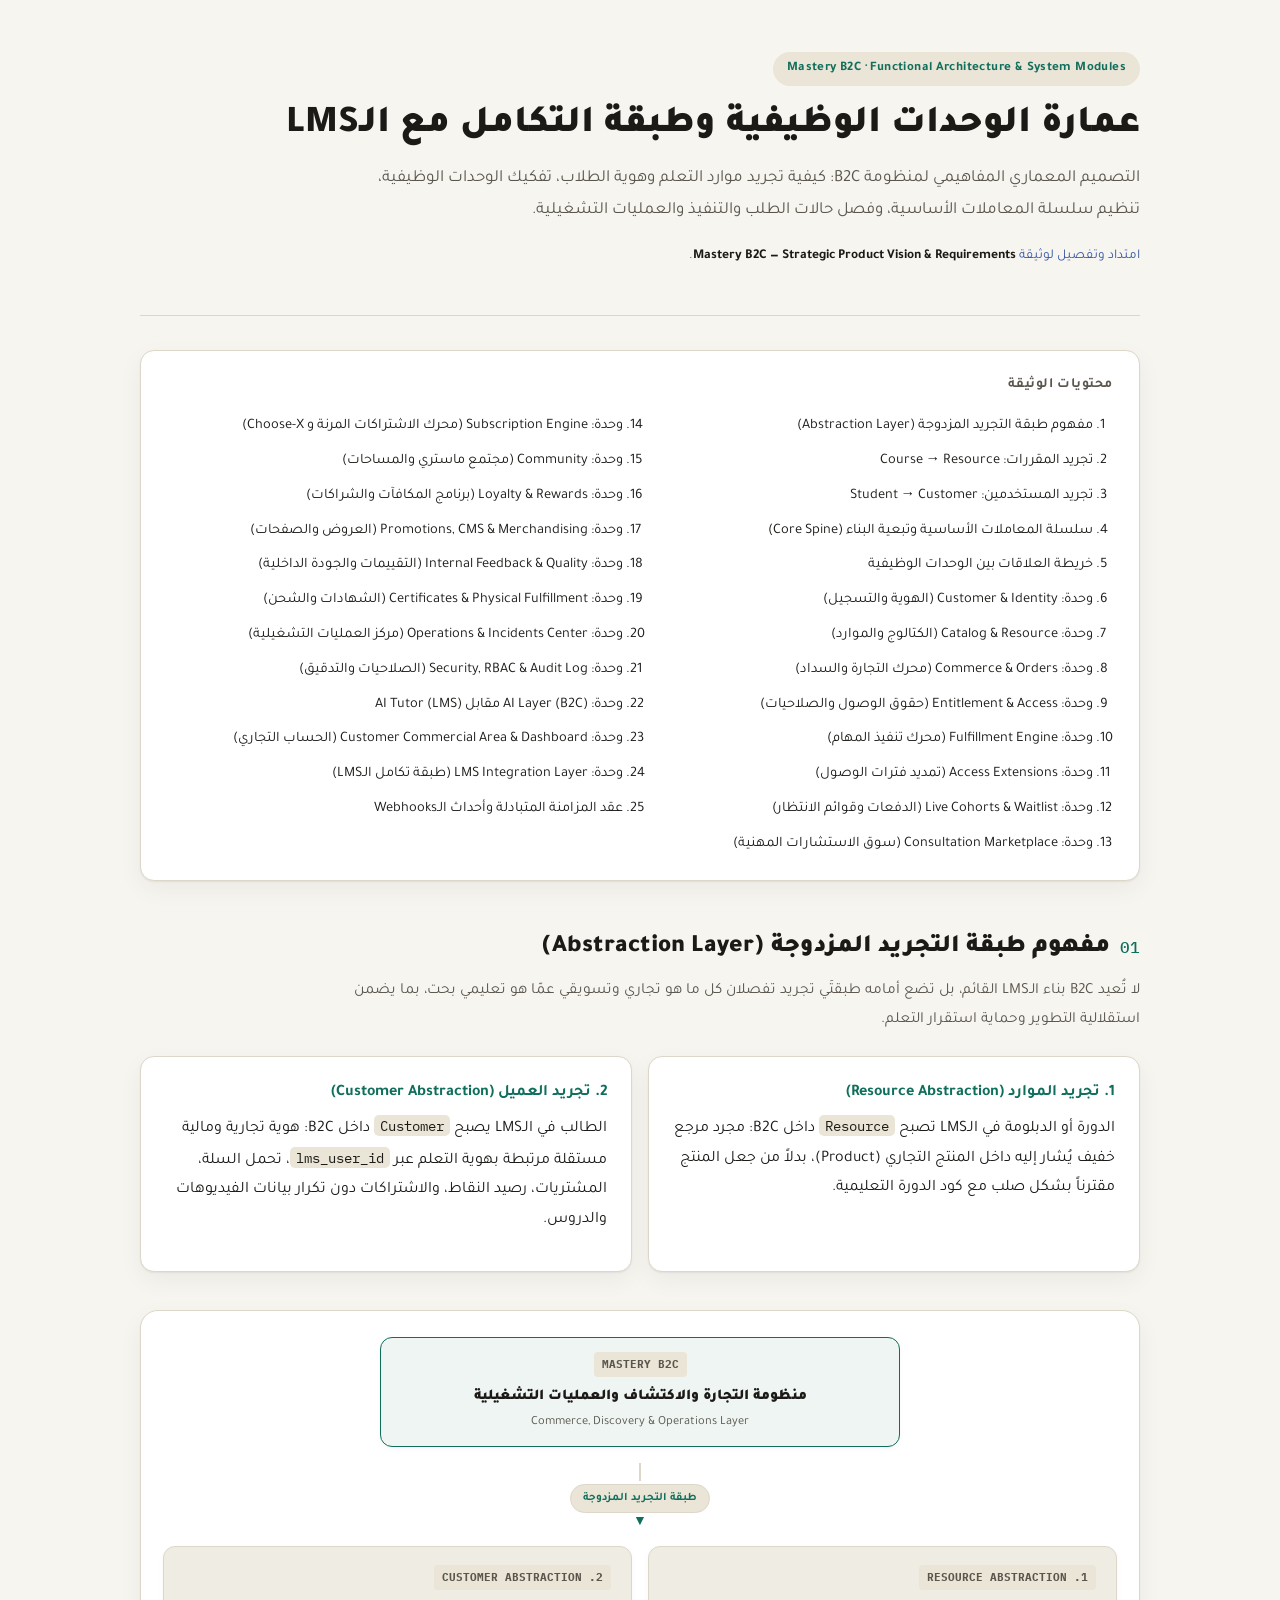
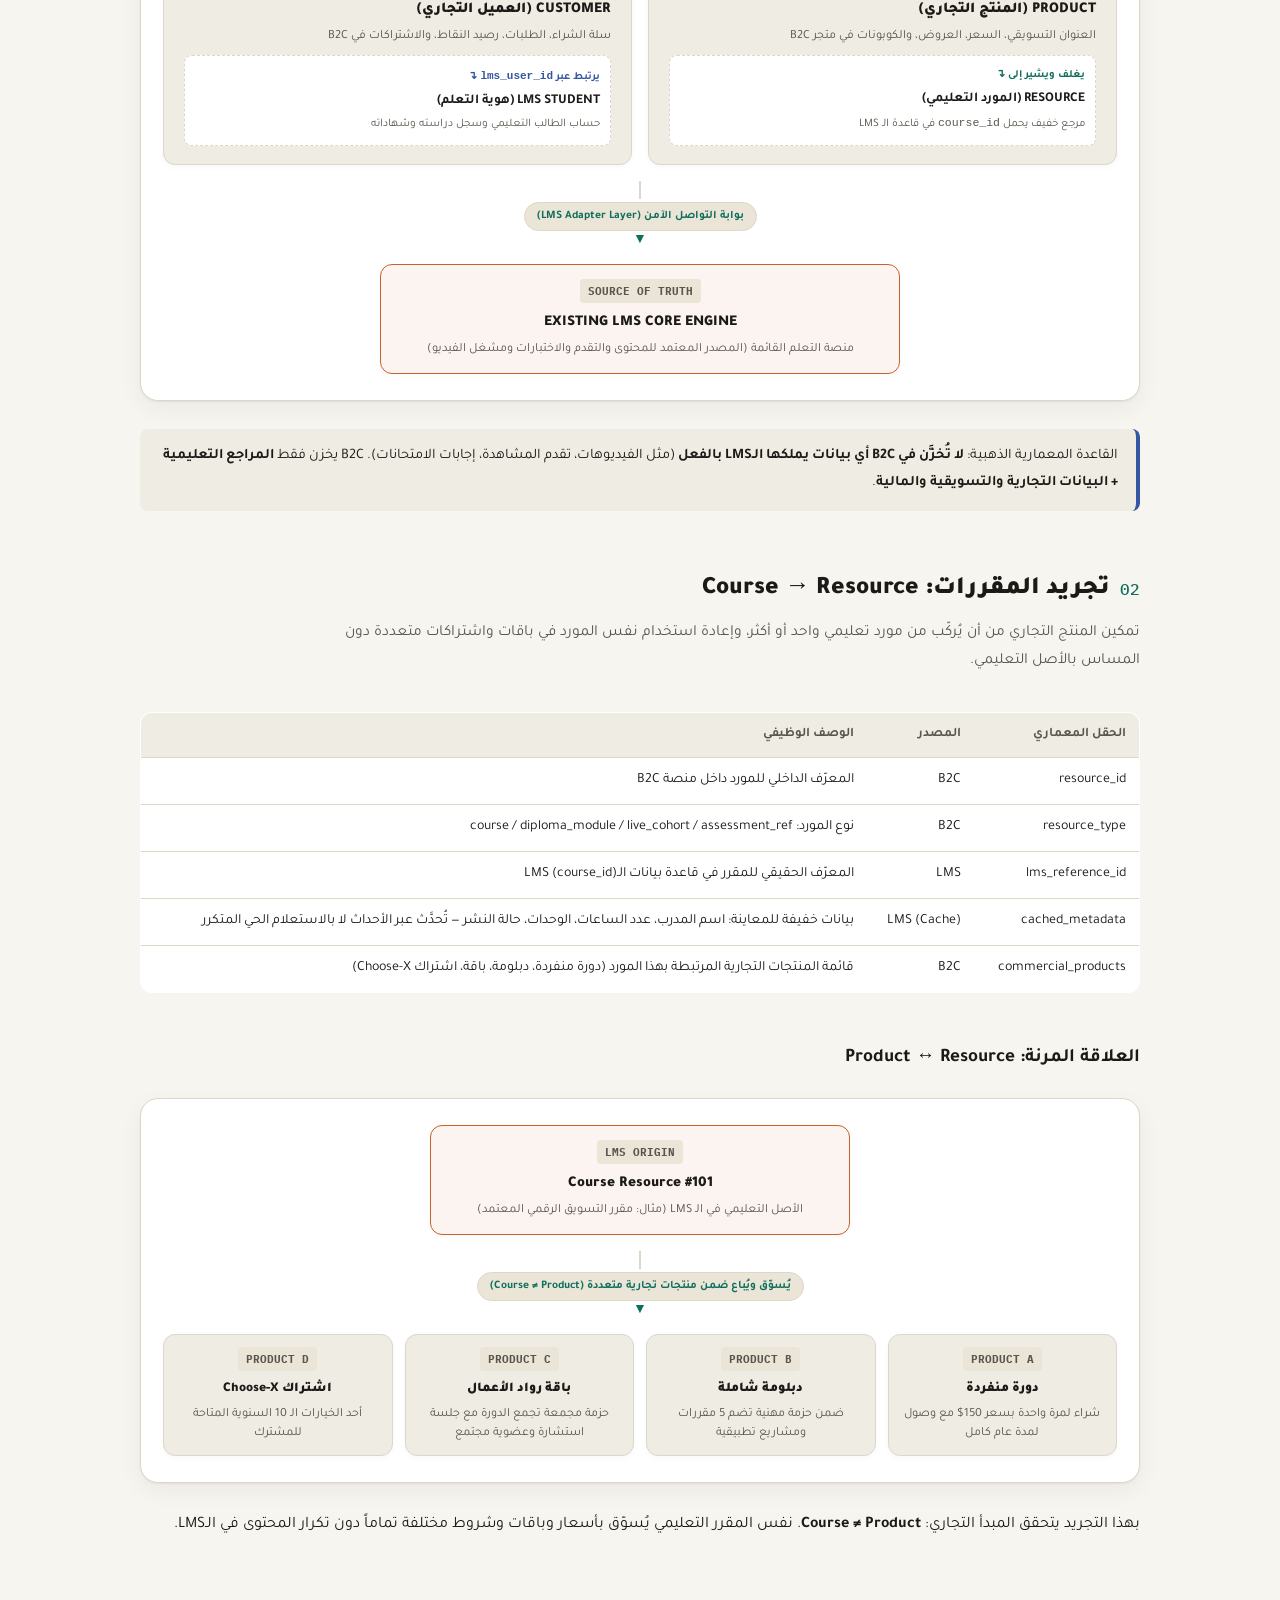
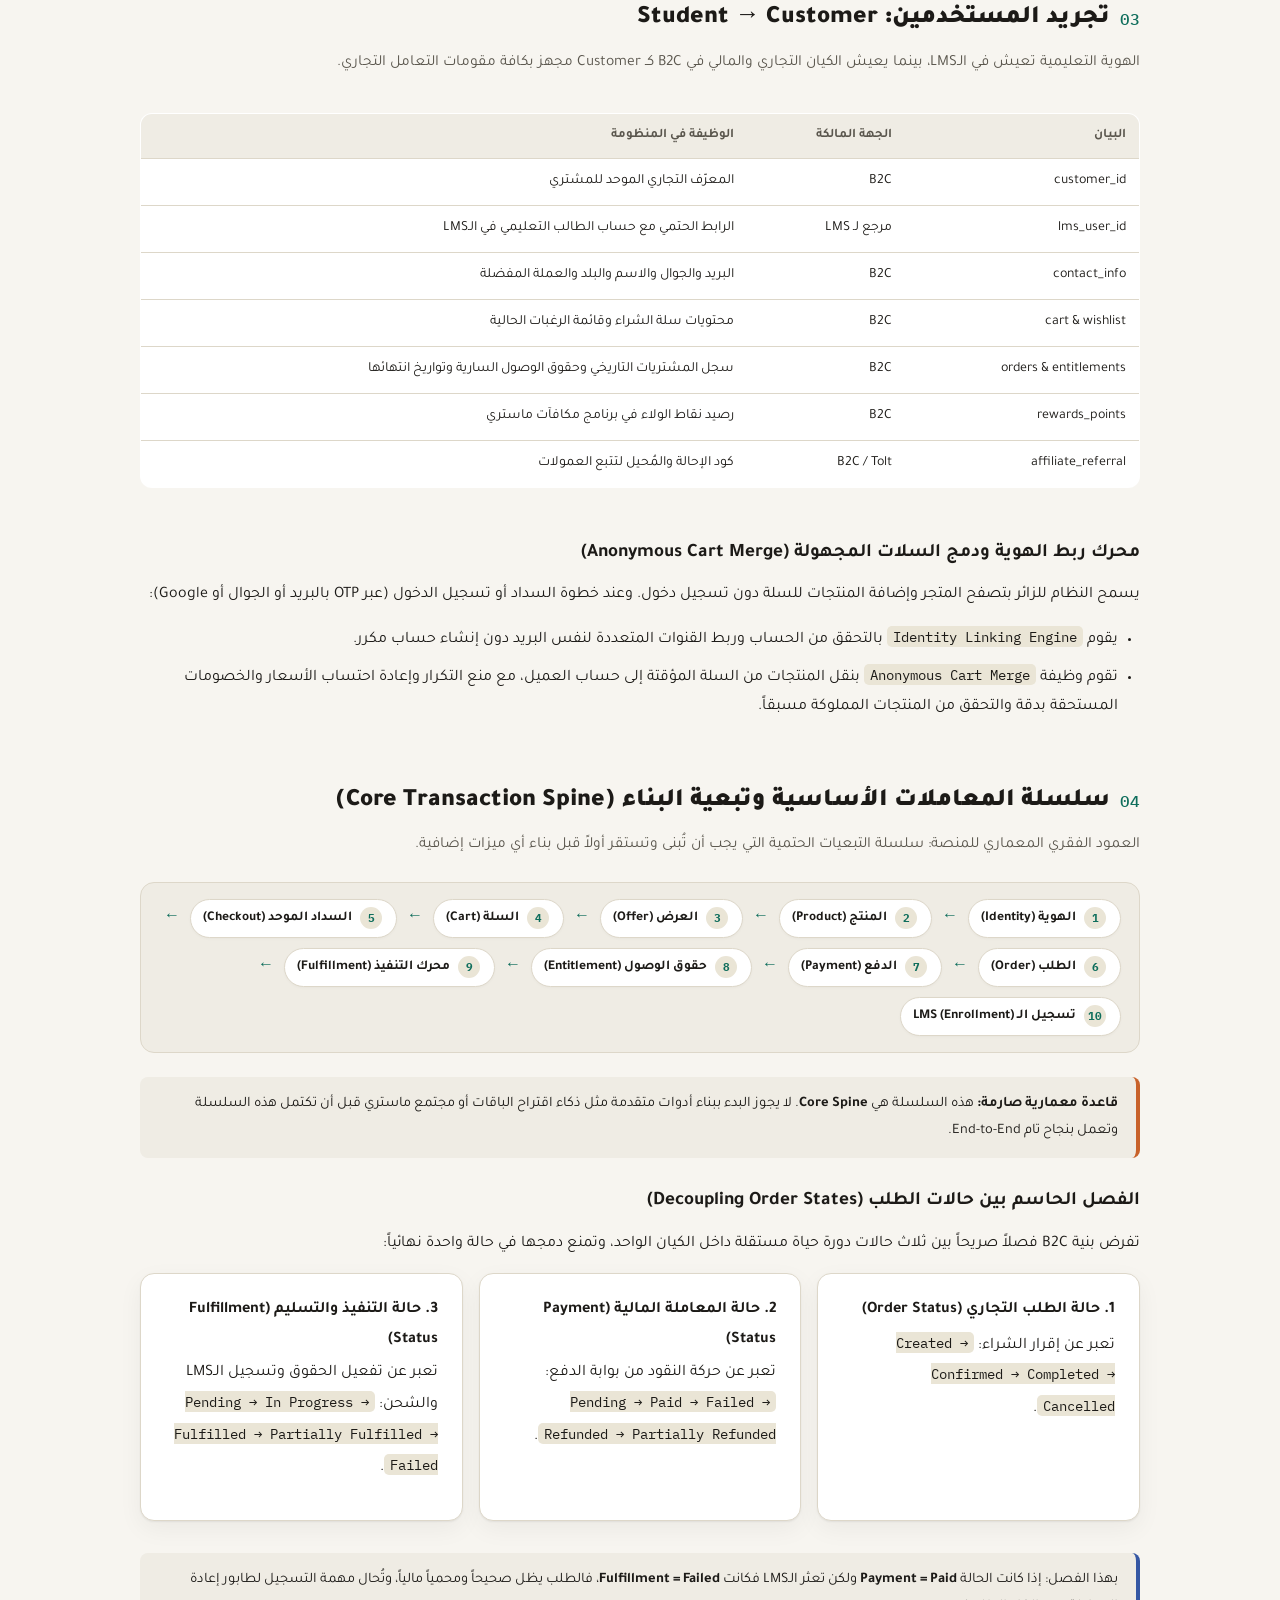
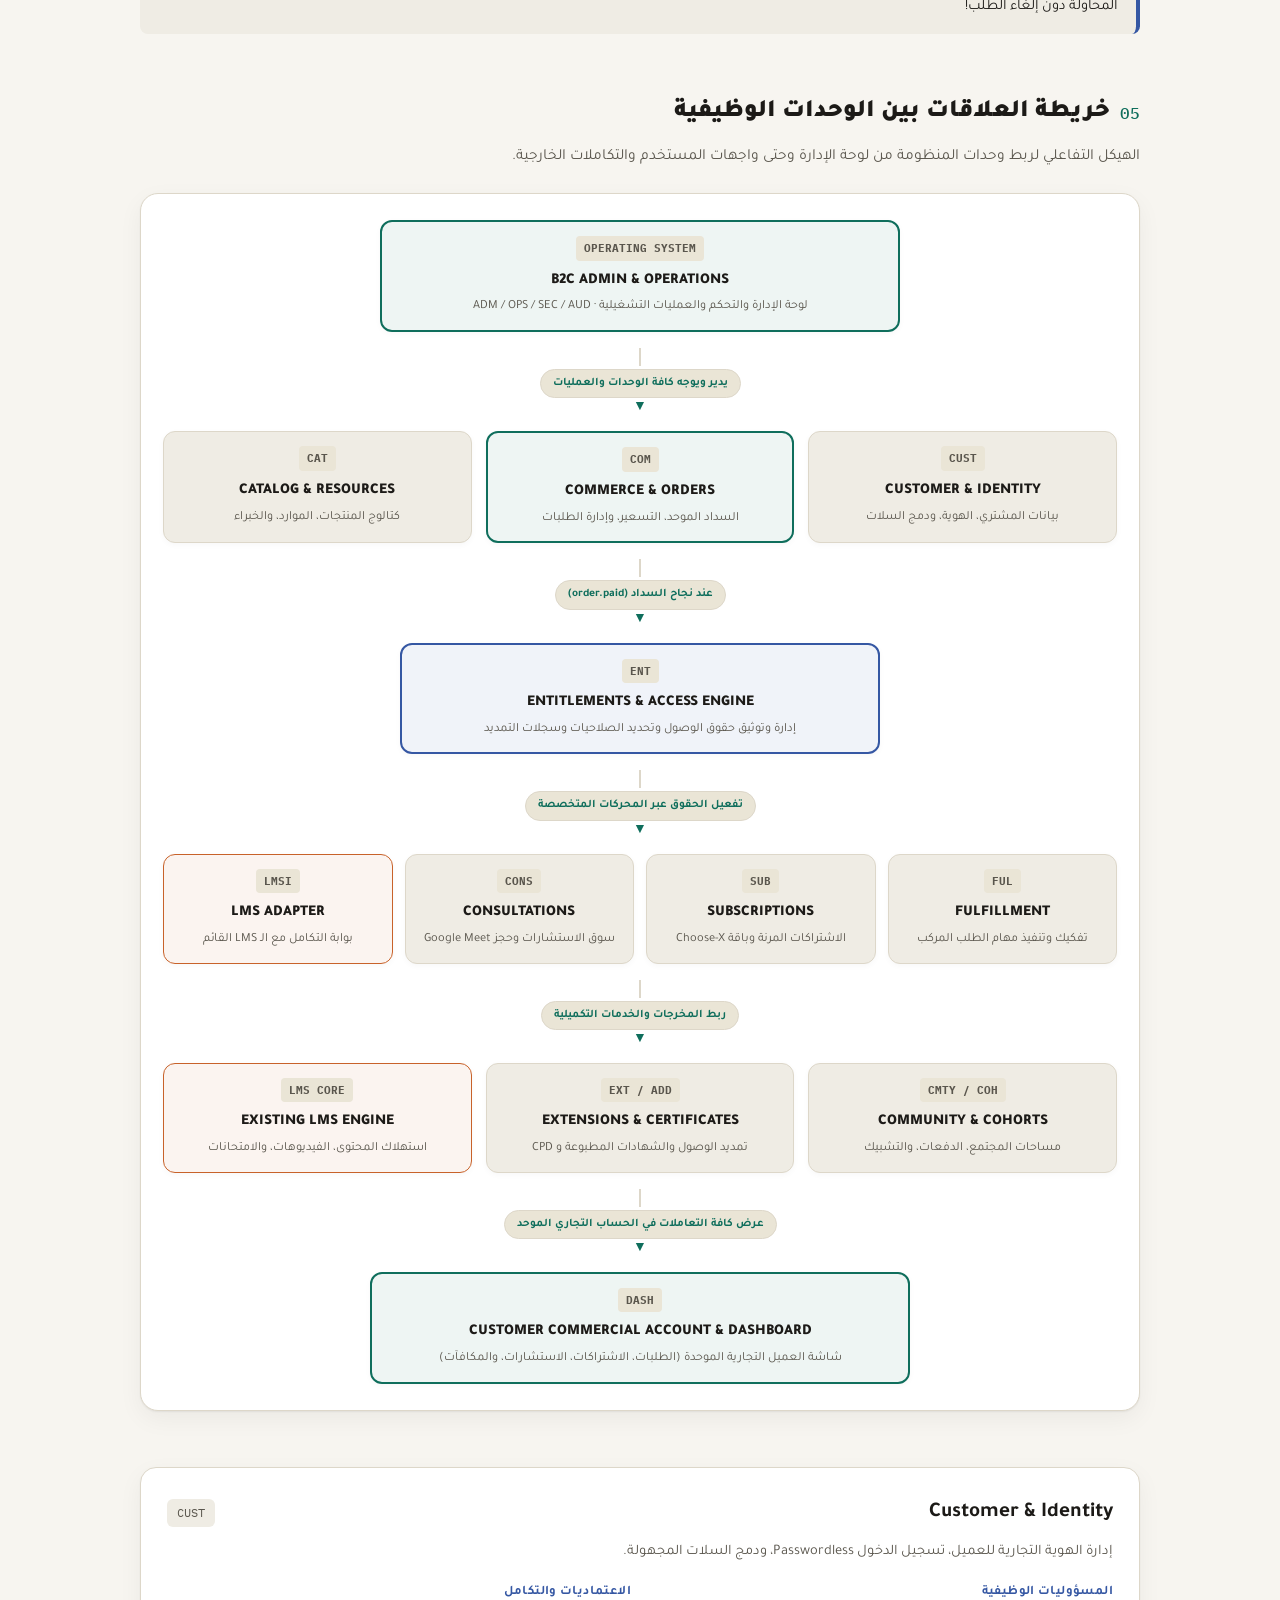
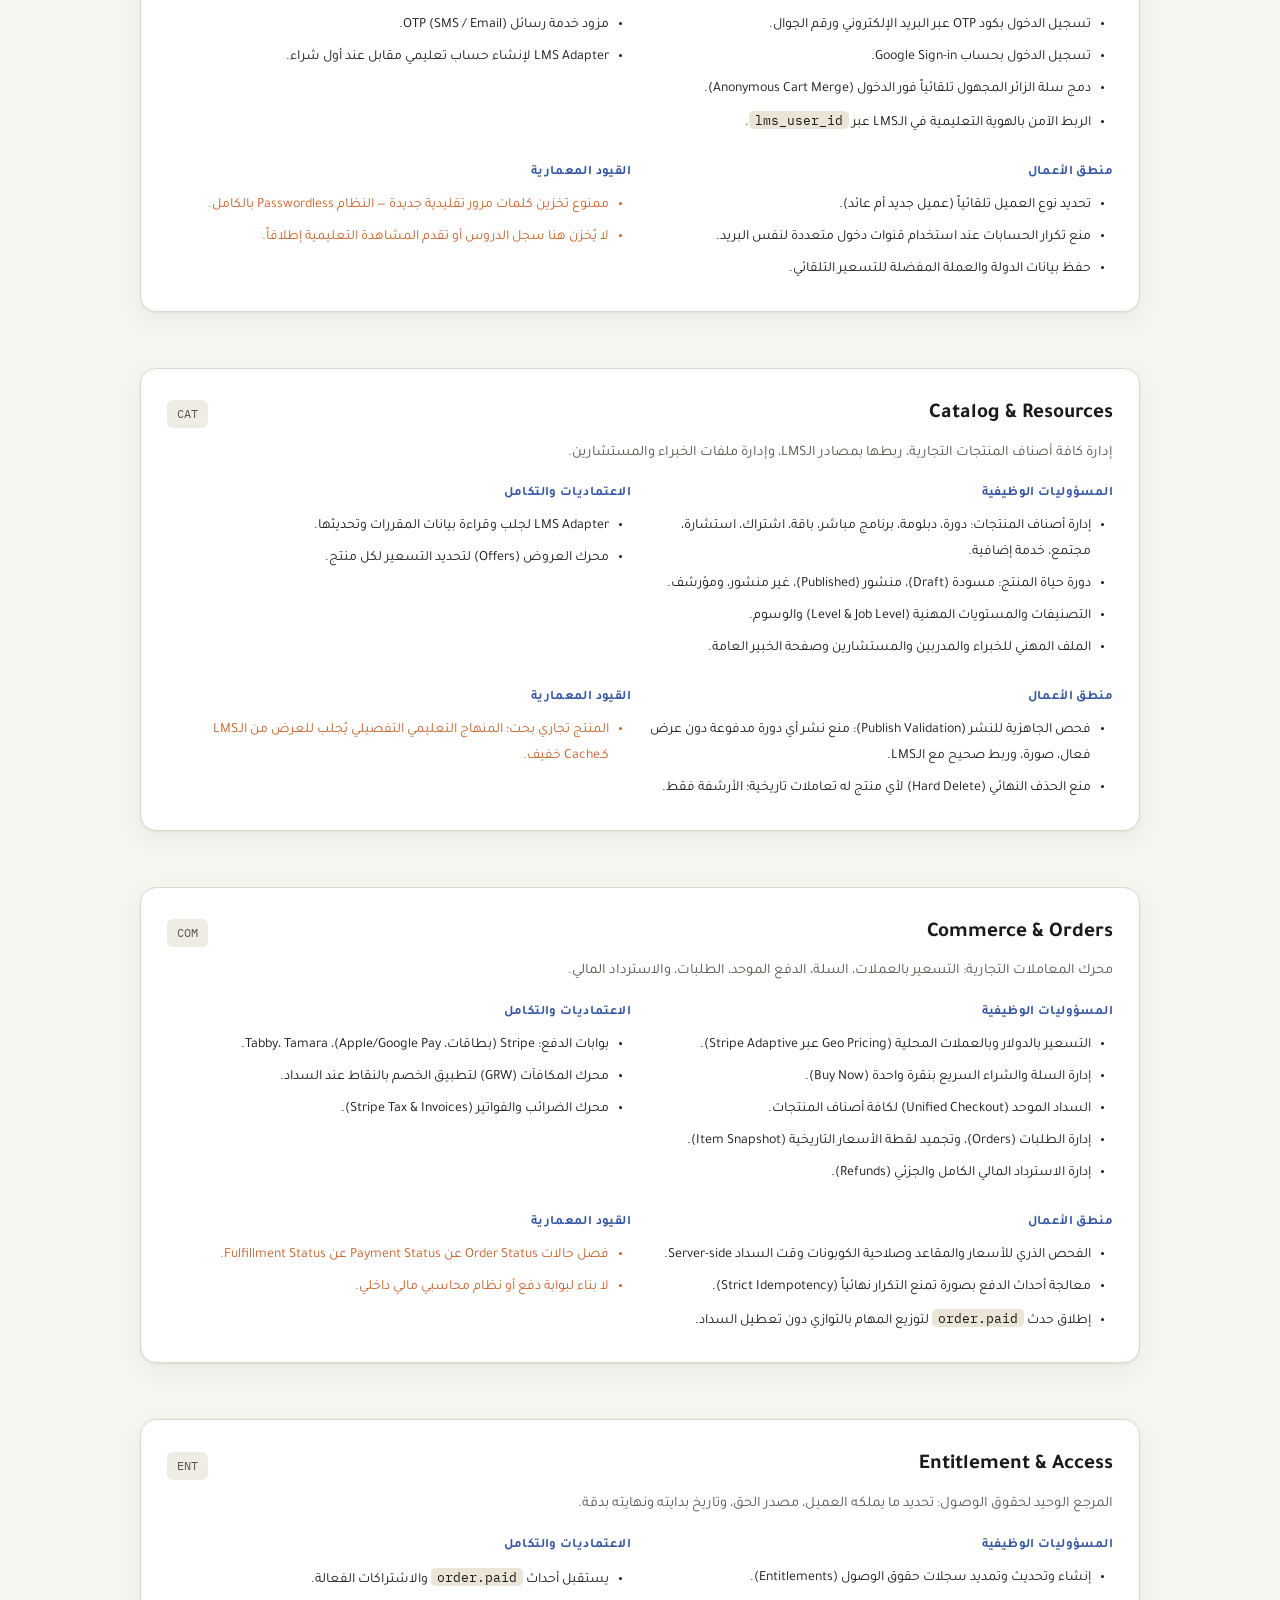
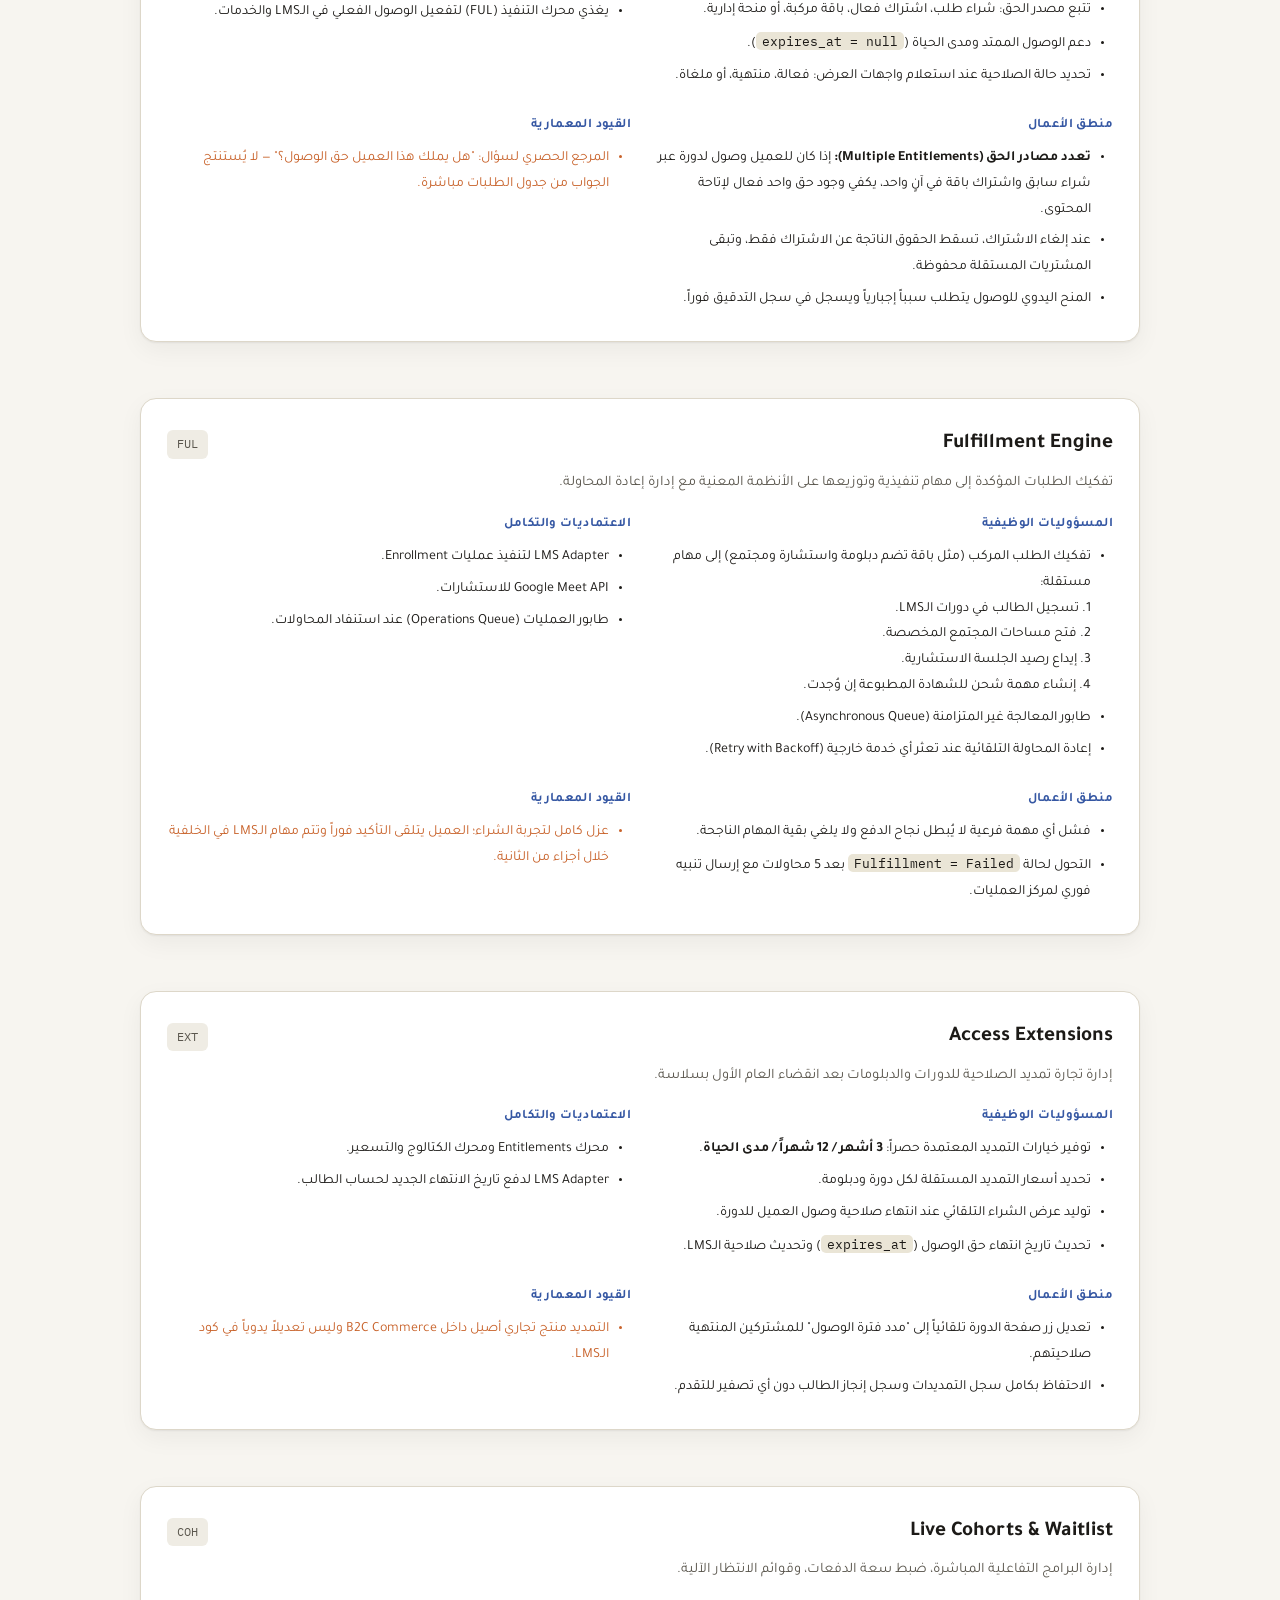
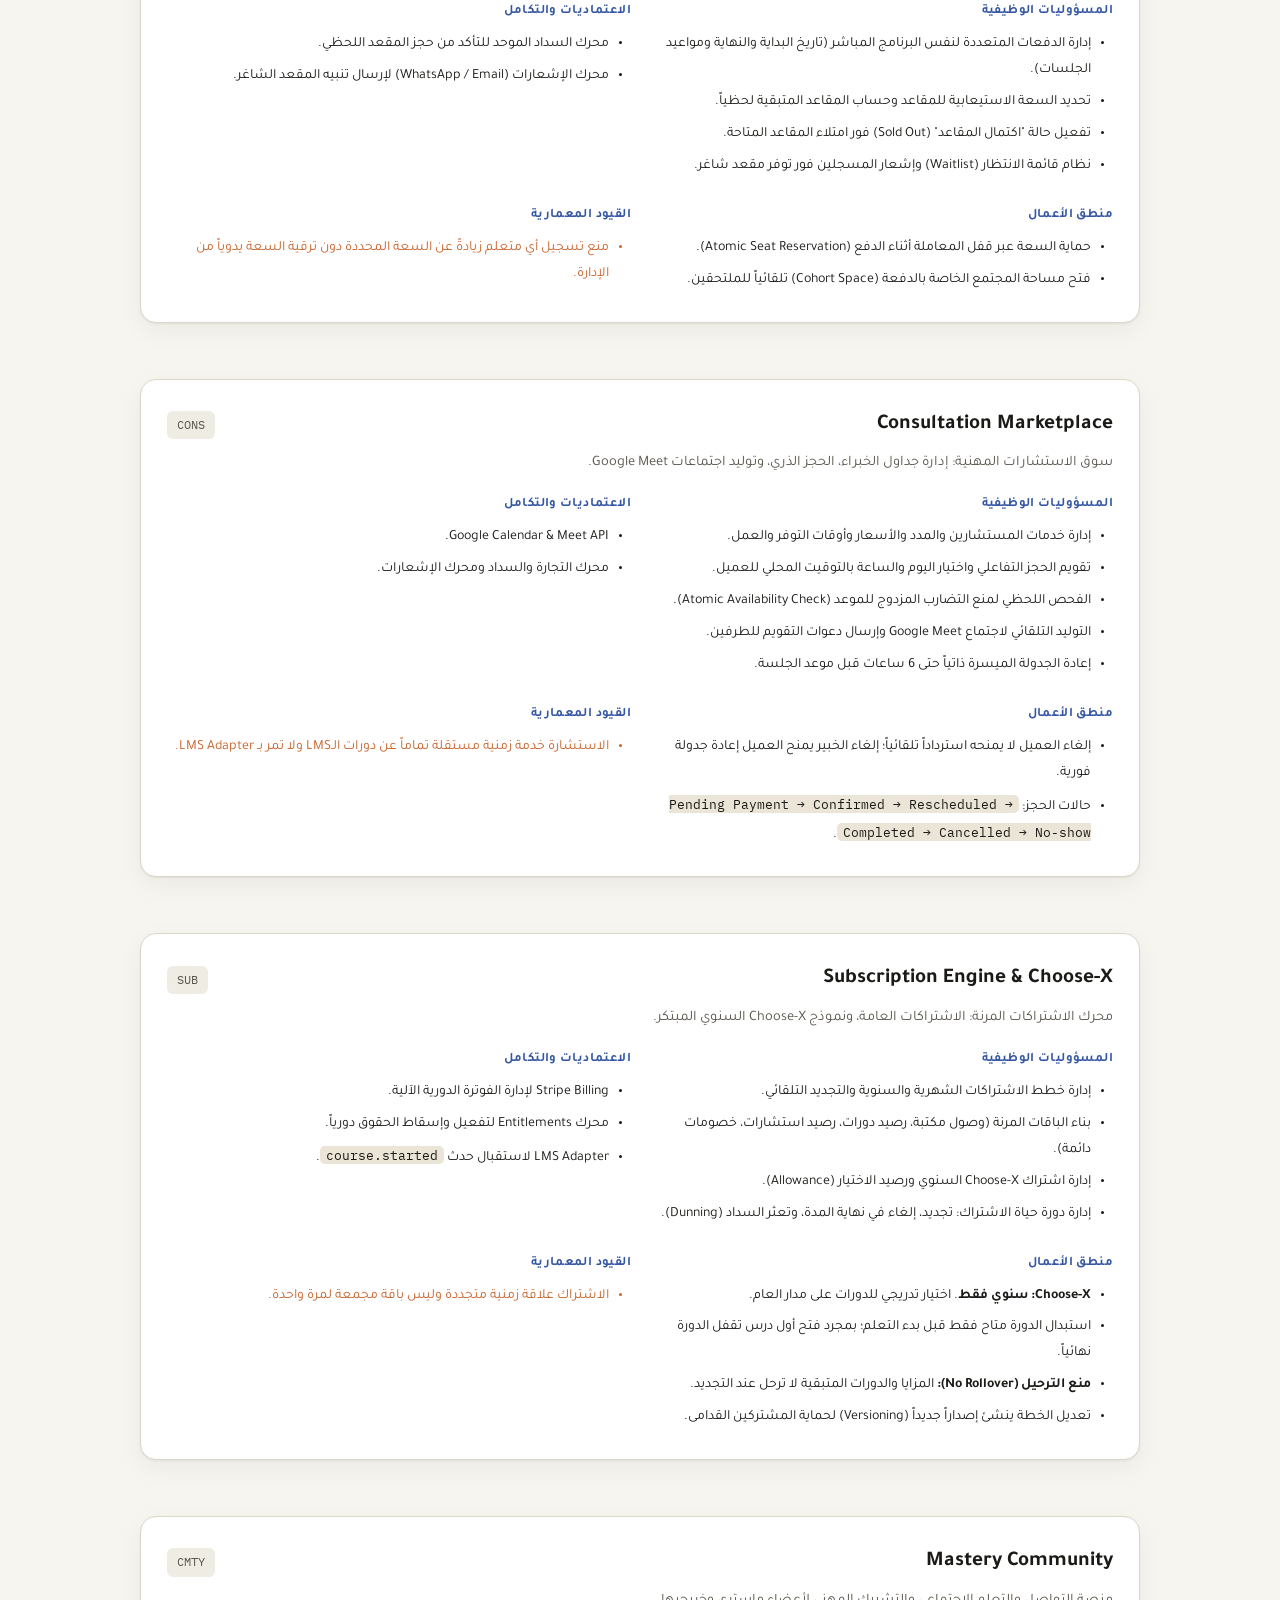
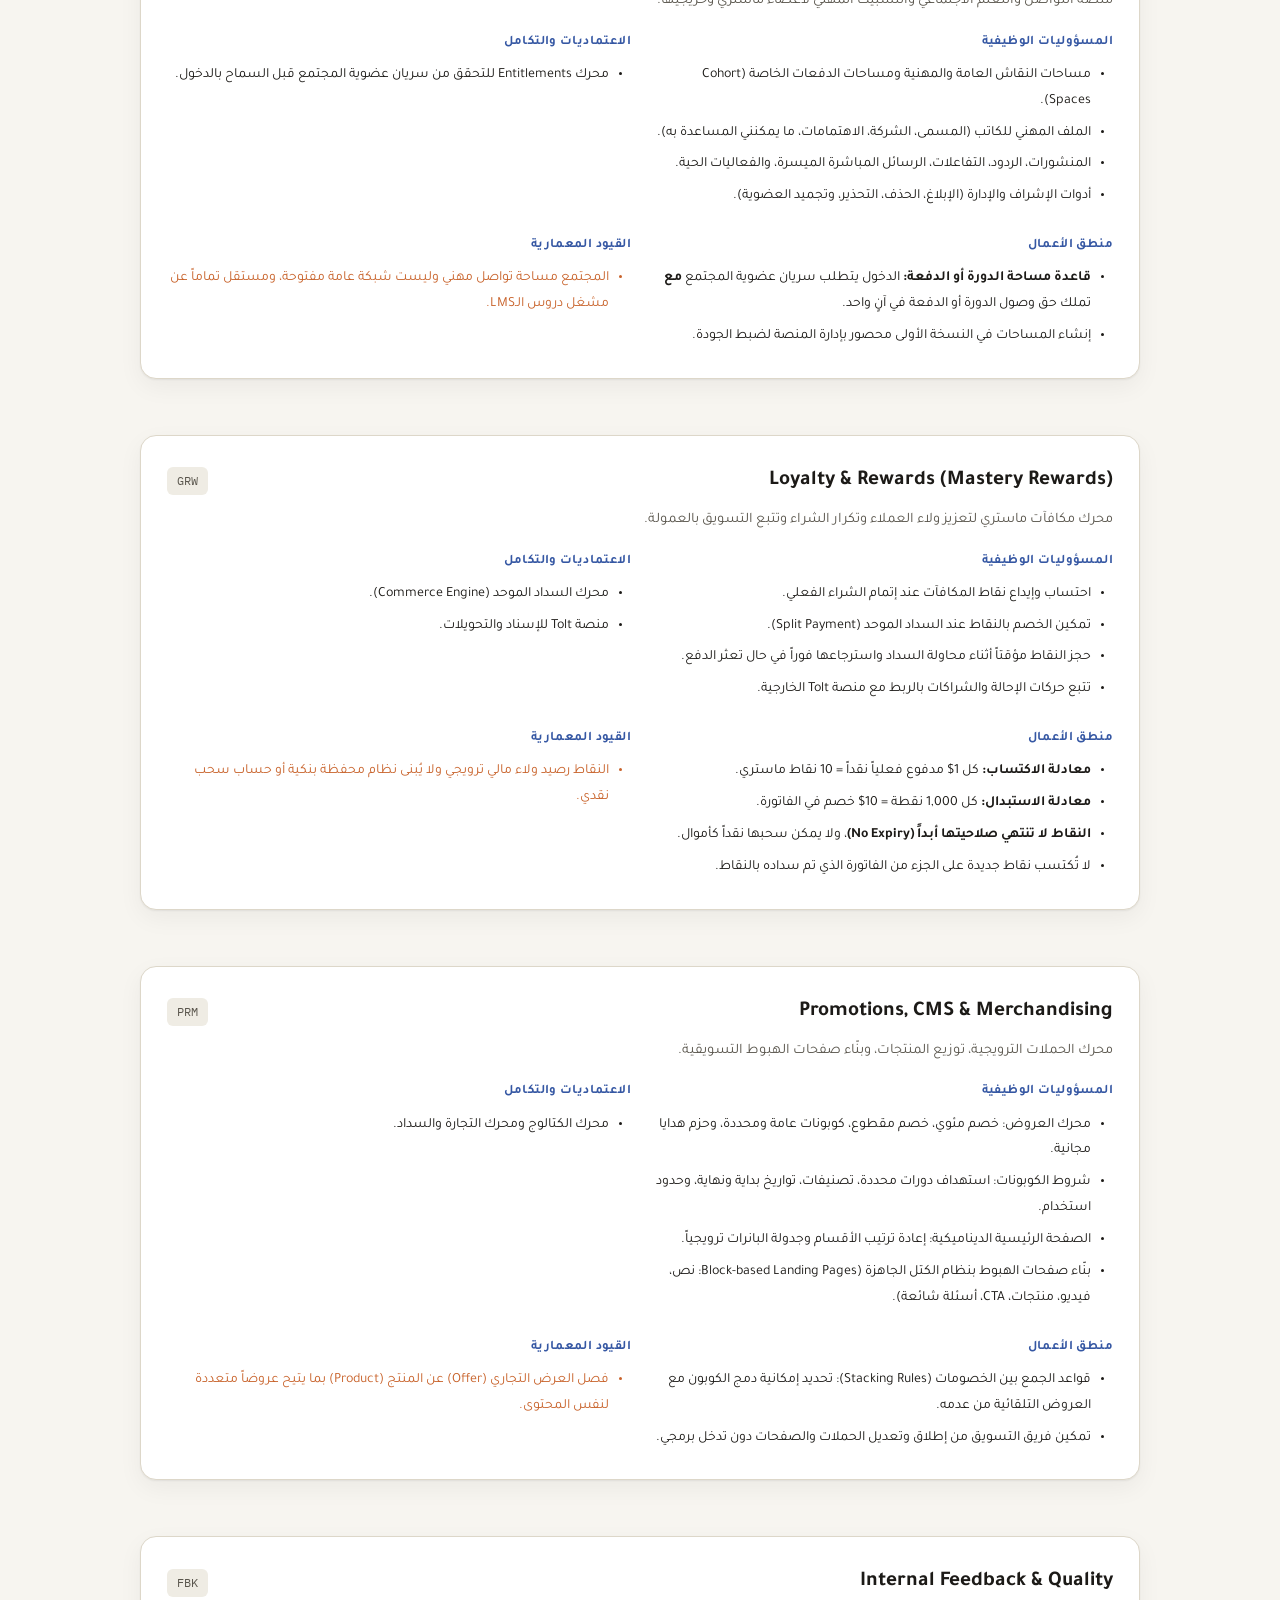
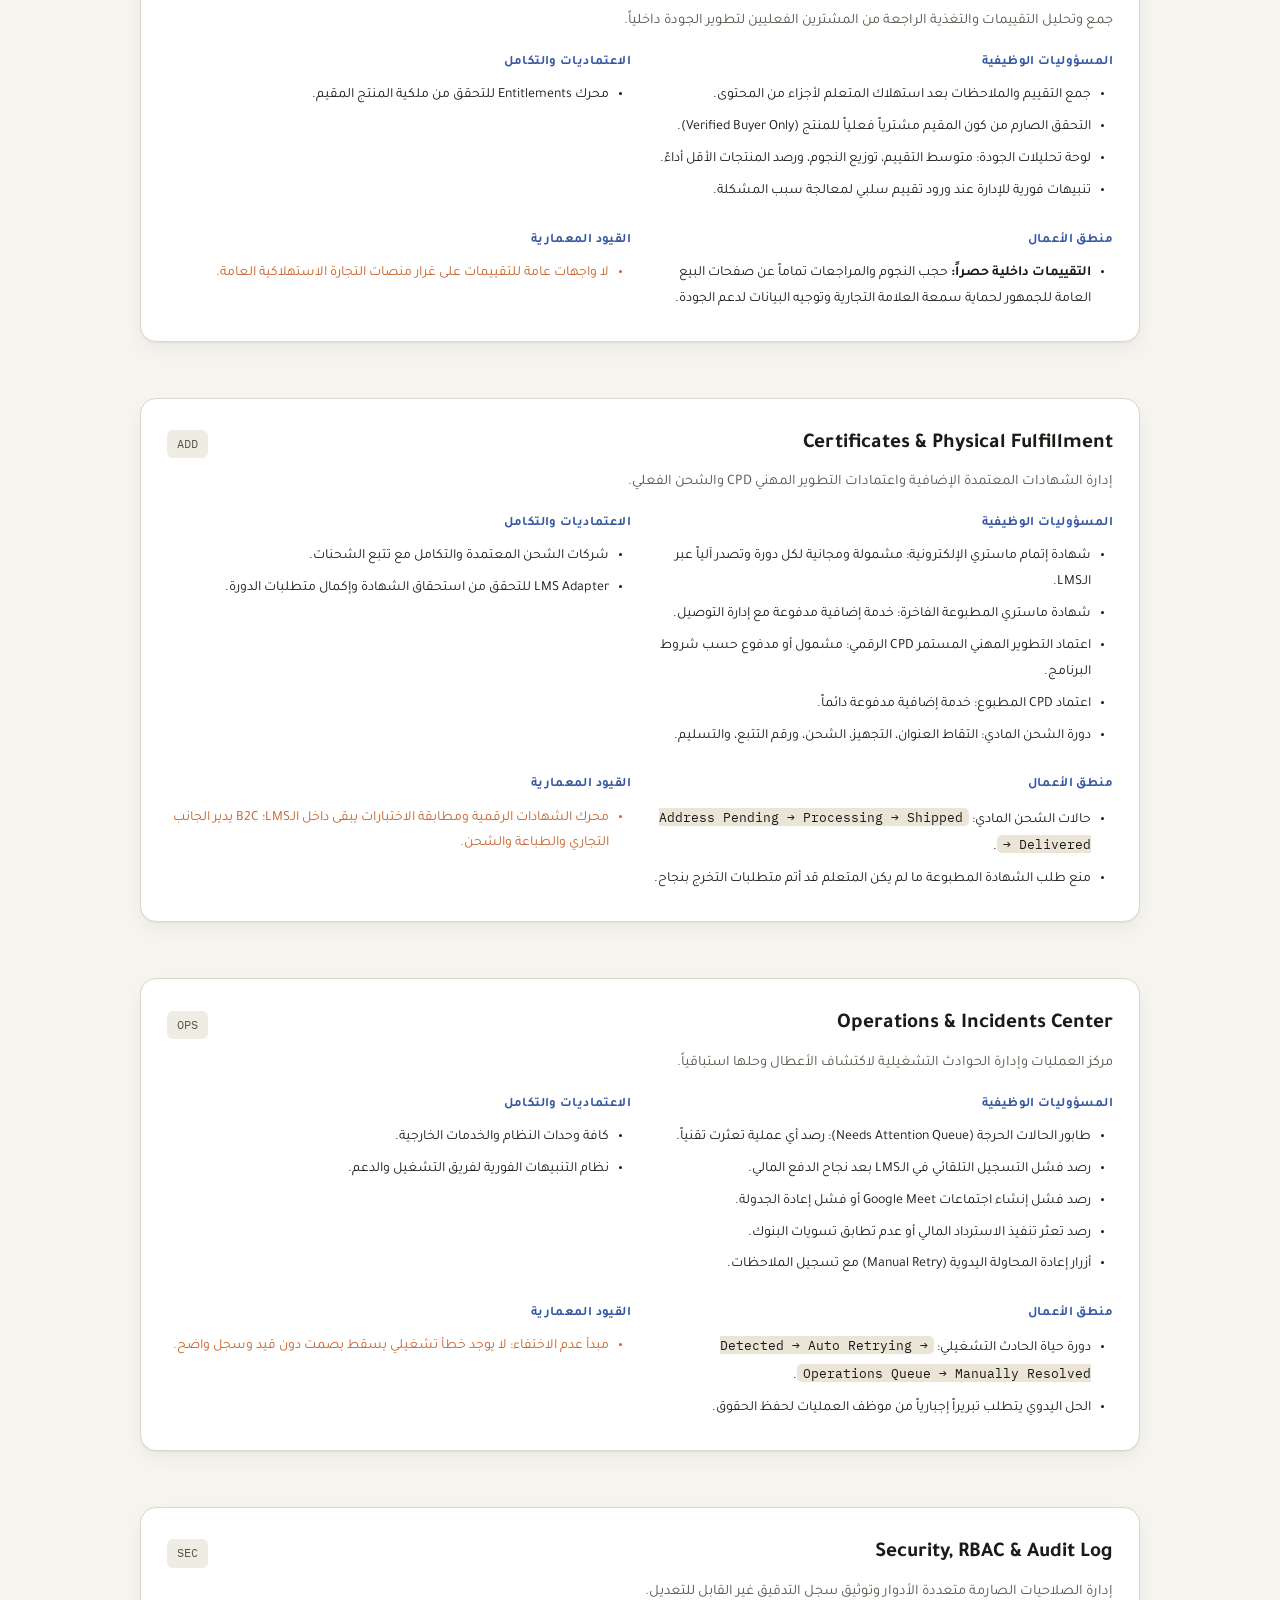
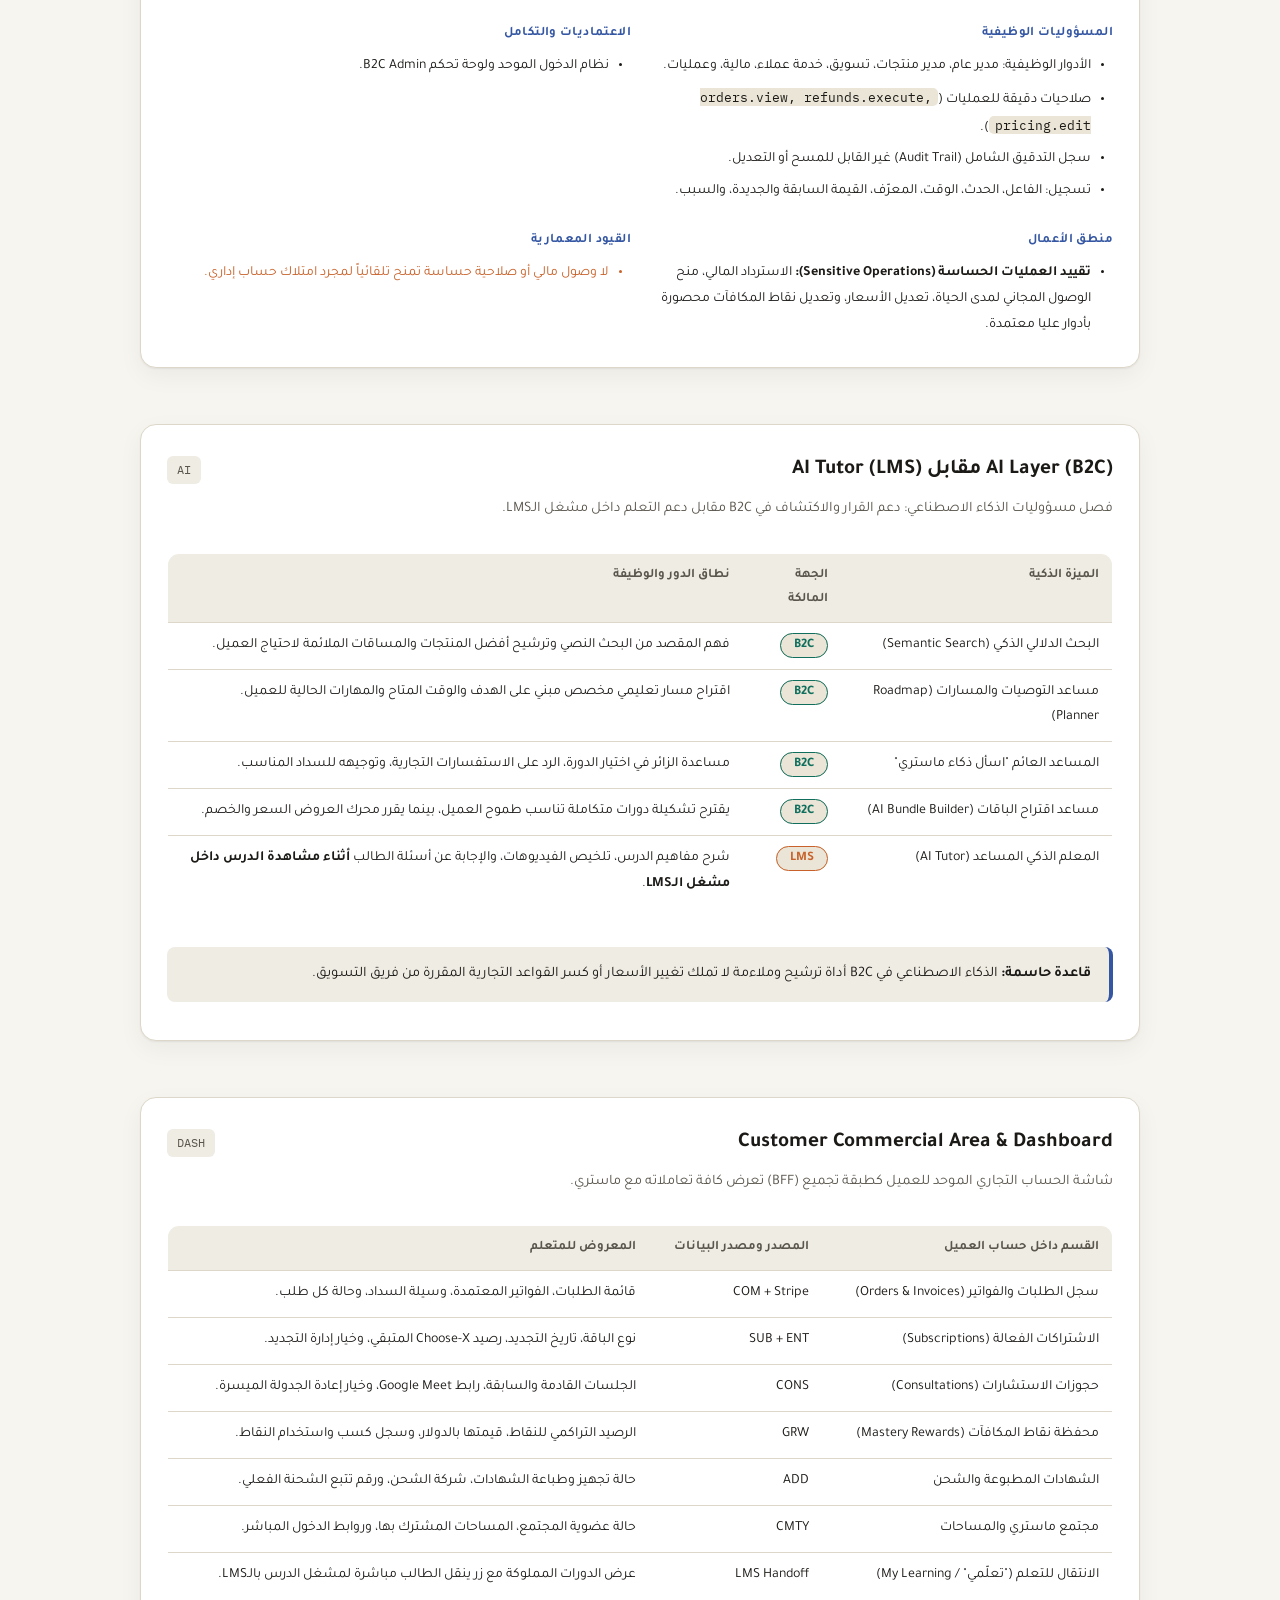
<file: b2c/mastery-b2c-modules-architecture.html>
<!DOCTYPE html>
<html lang="ar" dir="rtl">
<head>
<meta charset="UTF-8">
<meta name="viewport" content="width=device-width, initial-scale=1.0">
<title>Mastery B2C — عمارة الوحدات الوظيفية وطبقة التكامل (Modules & Architecture)</title>
<link rel="preconnect" href="https://fonts.googleapis.com">
<link rel="preconnect" href="https://fonts.gstatic.com" crossorigin>
<link href="https://fonts.googleapis.com/css2?family=Tajawal:wght@400;500;700;900&family=IBM+Plex+Mono:wght@400;500&display=swap" rel="stylesheet">
<style>
:root{
  --bg:#f7f5f0; --bg-elevated:#ffffff; --bg-soft:#efece4; --text:#1c1a17; --text-dim:#5a564d;
  --border:#ddd7c9; --accent:#0f6e5c; --accent-2:#c8622a; --accent-3:#3557a3; --chip-bg:#eae5d6;
  --code-bg:#1c1a17; --code-text:#f0ede3;
  --shadow: 0 1px 2px rgba(20,18,14,0.06), 0 8px 24px rgba(20,18,14,0.05);
}
:root:not([data-theme="light"]) { @media (prefers-color-scheme: dark){
  --bg:#15161a; --bg-elevated:#1d1f24; --bg-soft:#22242a; --text:#eceae4; --text-dim:#a5a29a;
  --border:#33353c; --accent:#3ecfa6; --accent-2:#f0925a; --accent-3:#87a6ee; --chip-bg:#282a31;
  --code-bg:#0f1013; --code-text:#eceae4; --shadow: 0 1px 2px rgba(0,0,0,0.3), 0 8px 30px rgba(0,0,0,0.35);
}}
:root[data-theme="dark"]{
  --bg:#15161a; --bg-elevated:#1d1f24; --bg-soft:#22242a; --text:#eceae4; --text-dim:#a5a29a;
  --border:#33353c; --accent:#3ecfa6; --accent-2:#f0925a; --accent-3:#87a6ee; --chip-bg:#282a31;
  --code-bg:#0f1013; --code-text:#eceae4; --shadow: 0 1px 2px rgba(0,0,0,0.3), 0 8px 30px rgba(0,0,0,0.35);
}
*{box-sizing:border-box;}
html,body{margin:0;padding:0;}
body{background:var(--bg);color:var(--text);font-family:'Tajawal','Segoe UI',sans-serif;line-height:1.85;font-size:16px;-webkit-font-smoothing:antialiased;}
.wrap{max-width:1040px;margin:0 auto;padding:0 20px 100px;}
header.hero{padding:52px 0 32px;border-bottom:1px solid var(--border);margin-bottom:34px;}
.kicker{display:inline-block;font-size:13px;font-weight:700;letter-spacing:.03em;color:var(--accent);background:var(--chip-bg);padding:5px 14px;border-radius:999px;margin-bottom:16px;}
h1.title{font-size:clamp(26px,4vw,38px);font-weight:900;margin:0 0 12px;line-height:1.3;}
.subtitle{color:var(--text-dim);font-size:17px;max-width:800px;margin:0 0 18px;}
.linkback{font-size:13.5px;color:var(--accent-3);}
nav.toc{background:var(--bg-elevated);border:1px solid var(--border);border-radius:14px;padding:22px 26px;margin-bottom:44px;box-shadow:var(--shadow);}
nav.toc h2{font-size:14px;text-transform:uppercase;letter-spacing:.04em;color:var(--text-dim);margin:0 0 14px;}
nav.toc ol{columns:2;margin:0;padding-inline-start:20px;font-size:14.5px;}
nav.toc li{margin-bottom:8px;}
nav.toc a{color:var(--text);text-decoration:none;}
nav.toc a:hover{color:var(--accent);}
@media(max-width:640px){ nav.toc ol{columns:1;} }
section{margin-bottom:56px;}
h2.section-title{font-size:25px;font-weight:900;margin:0 0 6px;display:flex;align-items:center;gap:10px;}
h2.section-title .num{color:var(--accent);font-family:'IBM Plex Mono',monospace;font-size:16px;font-weight:500;}
.section-lede{color:var(--text-dim);font-size:15.5px;margin:0 0 22px;max-width:820px;}
h3{font-size:19px;font-weight:700;margin:26px 0 10px;}
h4{font-size:16px;font-weight:700;margin:0 0 4px;color:var(--text);}
p{margin:0 0 14px;}
ul,ol{padding-inline-start:22px;margin:0 0 16px;}
li{margin-bottom:6px;}
strong{color:var(--text);font-weight:700;}
em.term{font-style:normal;font-family:'IBM Plex Mono',monospace;font-size:.9em;background:var(--chip-bg);padding:1px 6px;border-radius:5px;}
.card{background:var(--bg-elevated);border:1px solid var(--border);border-radius:14px;padding:22px 24px;box-shadow:var(--shadow);margin-bottom:16px;}
.grid{display:grid;gap:16px;grid-template-columns:repeat(auto-fit,minmax(260px,1fr));}
.pill-row{display:flex;flex-wrap:wrap;gap:8px;margin:10px 0 18px;}
.pill{background:var(--chip-bg);border:1px solid var(--border);padding:5px 13px;border-radius:999px;font-size:13px;color:var(--text-dim);}
.pill.b2c{border-color:var(--accent);color:var(--accent);font-weight:700;}
.pill.lms{border-color:var(--accent-2);color:var(--accent-2);font-weight:700;}
table{width:100%;border-collapse:collapse;margin:14px 0 22px;font-size:14px;background:var(--bg-elevated);border:1px solid var(--border);border-radius:12px;overflow:hidden;}
th,td{padding:10px 13px;text-align:right;border-bottom:1px solid var(--border);vertical-align:top;}
th{background:var(--bg-soft);font-weight:700;font-size:13px;color:var(--text-dim);}
tr:last-child td{border-bottom:none;}
.table-scroll{overflow-x:auto;border-radius:12px;}
.flow{background:var(--code-bg);color:var(--code-text);border-radius:12px;padding:20px 22px;font-family:'IBM Plex Mono',monospace;font-size:13px;line-height:2.05;overflow-x:auto;margin:16px 0 22px;direction:ltr;text-align:left;white-space:pre-wrap;word-break:break-word;}
.flow .arrow{color:var(--accent);}
.note{border-inline-start:4px solid var(--accent-3);background:var(--bg-soft);padding:14px 18px;border-radius:8px;font-size:14.5px;margin:16px 0;}
.warn{border-inline-start:4px solid var(--accent-2);background:var(--bg-soft);padding:14px 18px;border-radius:8px;font-size:14.5px;margin:16px 0;}
footer{text-align:center;color:var(--text-dim);font-size:13px;padding-top:30px;border-top:1px solid var(--border);}

/* Visual Architecture Diagrams & Connectors */
.arch-container {
  background: var(--bg-elevated);
  border: 1.5px solid var(--border);
  border-radius: 18px;
  padding: 26px 22px;
  margin: 22px 0 28px;
  box-shadow: var(--shadow);
  display: flex;
  flex-direction: column;
  align-items: center;
  gap: 12px;
}
.arch-node {
  background: var(--bg-soft);
  border: 1.5px solid var(--border);
  border-radius: 12px;
  padding: 14px 18px;
  text-align: center;
  width: 100%;
  box-shadow: 0 2px 6px rgba(0,0,0,0.03);
  position: relative;
}
.arch-node.accent {
  border-color: var(--accent);
  background: rgba(15, 110, 92, 0.07);
}
.arch-node.accent-2 {
  border-color: var(--accent-2);
  background: rgba(200, 98, 42, 0.07);
}
.arch-node.accent-3 {
  border-color: var(--accent-3);
  background: rgba(53, 87, 163, 0.07);
}
.arch-node .node-tag {
  display: inline-block;
  font-family: 'IBM Plex Mono', monospace;
  font-size: 11px;
  font-weight: 700;
  padding: 2px 8px;
  border-radius: 4px;
  background: var(--chip-bg);
  color: var(--text-dim);
  margin-bottom: 6px;
}
.arch-node .node-title {
  font-weight: 900;
  font-size: 15px;
  color: var(--text);
  margin-bottom: 3px;
}
.arch-node .node-sub {
  font-size: 12.5px;
  color: var(--text-dim);
  line-height: 1.5;
}

.arch-row-2 {
  display: grid;
  grid-template-columns: 1fr 1fr;
  gap: 16px;
  width: 100%;
}
@media(max-width: 680px){ .arch-row-2 { grid-template-columns: 1fr; } }

.arch-row-3 {
  display: grid;
  grid-template-columns: repeat(3, 1fr);
  gap: 14px;
  width: 100%;
}
@media(max-width: 768px){ .arch-row-3 { grid-template-columns: 1fr; } }

.arch-row-4 {
  display: grid;
  grid-template-columns: repeat(4, 1fr);
  gap: 12px;
  width: 100%;
}
@media(max-width: 860px){ .arch-row-4 { grid-template-columns: repeat(2, 1fr); } }
@media(max-width: 480px){ .arch-row-4 { grid-template-columns: 1fr; } }

.arch-arrow-down {
  display: flex;
  flex-direction: column;
  align-items: center;
  justify-content: center;
  margin: 4px 0;
}
.arch-arrow-down .arrow-line {
  width: 2px;
  height: 18px;
  background: var(--border);
}
.arch-arrow-down .arrow-badge {
  background: var(--chip-bg);
  border: 1px solid var(--border);
  color: var(--accent);
  font-size: 11.5px;
  font-weight: 700;
  padding: 3px 12px;
  border-radius: 999px;
  margin: 3px 0;
  white-space: nowrap;
}
.arch-arrow-down .arrow-head {
  color: var(--accent);
  font-size: 14px;
  line-height: 1;
}

/* Sequential Step Chains */
.journey-chain {
  display: flex;
  flex-wrap: wrap;
  gap: 10px;
  align-items: center;
  background: var(--bg-soft);
  border: 1px solid var(--border);
  border-radius: 14px;
  padding: 16px 18px;
  margin: 16px 0 24px;
}
.journey-step {
  display: flex;
  align-items: center;
  gap: 8px;
  background: var(--bg-elevated);
  border: 1px solid var(--border);
  border-radius: 999px;
  padding: 6px 14px 6px 12px;
  font-size: 13.5px;
  font-weight: 700;
  color: var(--text);
  box-shadow: 0 1px 3px rgba(0,0,0,0.03);
}
.journey-step .step-num {
  display: inline-flex;
  align-items: center;
  justify-content: center;
  width: 22px;
  height: 22px;
  border-radius: 50%;
  background: var(--chip-bg);
  color: var(--accent);
  font-family: 'IBM Plex Mono', monospace;
  font-size: 11px;
  font-weight: 700;
}
.journey-arrow {
  color: var(--accent);
  font-weight: 900;
  font-size: 16px;
}
@media(max-width: 640px){
  .journey-chain {
    flex-direction: column;
    align-items: stretch;
  }
  .journey-arrow {
    text-align: center;
    transform: rotate(90deg);
  }
}

.module{background:var(--bg-elevated);border:1px solid var(--border);border-radius:16px;padding:26px 26px 22px;box-shadow:var(--shadow);margin-bottom:22px;}
.module-head{display:flex;align-items:center;justify-content:space-between;flex-wrap:wrap;gap:10px;margin-bottom:6px;}
.module-head h3{margin:0;font-size:21px;}
.module-code{font-family:'IBM Plex Mono',monospace;font-size:12px;color:var(--text-dim);background:var(--bg-soft);padding:3px 10px;border-radius:6px;}
.module-purpose{color:var(--text-dim);font-size:14.5px;margin-bottom:16px;}
.module-grid{display:grid;grid-template-columns:1fr 1fr;gap:18px;}
@media(max-width:680px){.module-grid{grid-template-columns:1fr;}}
.module-block h4{color:var(--accent-3);font-size:13px;text-transform:uppercase;letter-spacing:.03em;margin-bottom:8px;}
.module-block ul{margin-bottom:0;font-size:14px;}
.constraint{color:var(--accent-2);}
</style>
</head>
<body>
<div class="wrap">

<header class="hero">
  <span class="kicker">Mastery B2C · Functional Architecture &amp; System Modules</span>
  <h1 class="title">عمارة الوحدات الوظيفية وطبقة التكامل مع الـLMS</h1>
  <p class="subtitle">التصميم المعماري المفاهيمي لمنظومة B2C: كيفية تجريد موارد التعلم وهوية الطلاب، تفكيك الوحدات الوظيفية، تنظيم سلسلة المعاملات الأساسية، وفصل حالات الطلب والتنفيذ والعمليات التشغيلية.</p>
  <p class="linkback">امتداد وتفصيل لوثيقة <strong>Mastery B2C — Strategic Product Vision &amp; Requirements</strong>.</p>
</header>

<nav class="toc">
  <h2>محتويات الوثيقة</h2>
  <ol>
    <li><a href="#concept">مفهوم طبقة التجريد المزدوجة (Abstraction Layer)</a></li>
    <li><a href="#resource">تجريد المقررات: Course → Resource</a></li>
    <li><a href="#customer">تجريد المستخدمين: Student → Customer</a></li>
    <li><a href="#spine">سلسلة المعاملات الأساسية وتبعية البناء (Core Spine)</a></li>
    <li><a href="#map">خريطة العلاقات بين الوحدات الوظيفية</a></li>
    <li><a href="#m-cust">وحدة: Customer &amp; Identity (الهوية والتسجيل)</a></li>
    <li><a href="#m-cat">وحدة: Catalog &amp; Resource (الكتالوج والموارد)</a></li>
    <li><a href="#m-com">وحدة: Commerce &amp; Orders (محرك التجارة والسداد)</a></li>
    <li><a href="#m-ent">وحدة: Entitlement &amp; Access (حقوق الوصول والصلاحيات)</a></li>
    <li><a href="#m-ful">وحدة: Fulfillment Engine (محرك تنفيذ المهام)</a></li>
    <li><a href="#m-ext">وحدة: Access Extensions (تمديد فترات الوصول)</a></li>
    <li><a href="#m-coh">وحدة: Live Cohorts &amp; Waitlist (الدفعات وقوائم الانتظار)</a></li>
    <li><a href="#m-cons">وحدة: Consultation Marketplace (سوق الاستشارات المهنية)</a></li>
    <li><a href="#m-sub">وحدة: Subscription Engine (محرك الاشتراكات المرنة و Choose-X)</a></li>
    <li><a href="#m-cmty">وحدة: Community (مجتمع ماستري والمساحات)</a></li>
    <li><a href="#m-grw">وحدة: Loyalty &amp; Rewards (برنامج المكافآت والشراكات)</a></li>
    <li><a href="#m-prm">وحدة: Promotions, CMS &amp; Merchandising (العروض والصفحات)</a></li>
    <li><a href="#m-fbk">وحدة: Internal Feedback &amp; Quality (التقييمات والجودة الداخلية)</a></li>
    <li><a href="#m-add">وحدة: Certificates &amp; Physical Fulfillment (الشهادات والشحن)</a></li>
    <li><a href="#m-ops">وحدة: Operations &amp; Incidents Center (مركز العمليات التشغيلية)</a></li>
    <li><a href="#m-sec">وحدة: Security, RBAC &amp; Audit Log (الصلاحيات والتدقيق)</a></li>
    <li><a href="#m-ai">وحدة: AI Layer (B2C) مقابل AI Tutor (LMS)</a></li>
    <li><a href="#m-dash">وحدة: Customer Commercial Area &amp; Dashboard (الحساب التجاري)</a></li>
    <li><a href="#m-lms">وحدة: LMS Integration Layer (طبقة تكامل الـLMS)</a></li>
    <li><a href="#sync">عقد المزامنة المتبادلة وأحداث الـWebhooks</a></li>
  </ol>
</nav>

<section id="concept">
  <h2 class="section-title"><span class="num">01</span> مفهوم طبقة التجريد المزدوجة (Abstraction Layer)</h2>
  <p class="section-lede">لا تُعيد B2C بناء الـLMS القائم، بل تضع أمامه طبقتَي تجريد تفصلان كل ما هو تجاري وتسويقي عمّا هو تعليمي بحت، بما يضمن استقلالية التطوير وحماية استقرار التعلم.</p>

  <div class="grid">
    <div class="card">
      <h4 style="color:var(--accent)">1. تجريد الموارد (Resource Abstraction)</h4>
      <p>الدورة أو الدبلومة في الـLMS تصبح <em class="term">Resource</em> داخل B2C: مجرد مرجع خفيف يُشار إليه داخل المنتج التجاري (Product)، بدلاً من جعل المنتج مقترناً بشكل صلب مع كود الدورة التعليمية.</p>
    </div>
    <div class="card">
      <h4 style="color:var(--accent)">2. تجريد العميل (Customer Abstraction)</h4>
      <p>الطالب في الـLMS يصبح <em class="term">Customer</em> داخل B2C: هوية تجارية ومالية مستقلة مرتبطة بهوية التعلم عبر <em class="term">lms_user_id</em>، تحمل السلة، المشتريات، رصيد النقاط، والاشتراكات دون تكرار بيانات الفيديوهات والدروس.</p>
    </div>
  </div>

  <div class="arch-container">
    <div class="arch-node accent" style="max-width: 520px;">
      <span class="node-tag">MASTERY B2C</span>
      <div class="node-title">منظومة التجارة والاكتشاف والعمليات التشغيلية</div>
      <div class="node-sub">Commerce, Discovery &amp; Operations Layer</div>
    </div>

    <div class="arch-arrow-down">
      <div class="arrow-line"></div>
      <span class="arrow-badge">طبقة التجريد المزدوجة</span>
      <div class="arrow-head">▼</div>
    </div>

    <div class="arch-row-2">
      <!-- Column 1: Resource Abstraction -->
      <div class="arch-node" style="text-align: right; padding: 18px 20px;">
        <span class="node-tag">1. RESOURCE ABSTRACTION</span>
        <div class="node-title">PRODUCT (المنتج التجاري)</div>
        <div class="node-sub" style="margin-bottom: 10px;">العنوان التسويقي، السعر، العروض، والكوبونات في متجر B2C</div>
        <div style="background: var(--bg-elevated); border: 1px dashed var(--border); border-radius: 8px; padding: 10px; margin-top: 8px;">
          <div style="font-size: 11px; color: var(--accent); font-weight: 700;">يغلف ويشير إلى ↴</div>
          <div style="font-weight: 700; font-size: 13.5px; color: var(--text);">RESOURCE (المورد التعليمي)</div>
          <div style="font-size: 11.5px; color: var(--text-dim);">مرجع خفيف يحمل <code class="term">course_id</code> في قاعدة الـ LMS</div>
        </div>
      </div>

      <!-- Column 2: Customer Abstraction -->
      <div class="arch-node" style="text-align: right; padding: 18px 20px;">
        <span class="node-tag">2. CUSTOMER ABSTRACTION</span>
        <div class="node-title">CUSTOMER (العميل التجاري)</div>
        <div class="node-sub" style="margin-bottom: 10px;">سلة الشراء، الطلبات، رصيد النقاط، والاشتراكات في B2C</div>
        <div style="background: var(--bg-elevated); border: 1px dashed var(--border); border-radius: 8px; padding: 10px; margin-top: 8px;">
          <div style="font-size: 11px; color: var(--accent-3); font-weight: 700;">يرتبط عبر <code class="term">lms_user_id</code> ↴</div>
          <div style="font-weight: 700; font-size: 13.5px; color: var(--text);">LMS STUDENT (هوية التعلم)</div>
          <div style="font-size: 11.5px; color: var(--text-dim);">حساب الطالب التعليمي وسجل دراسته وشهاداته</div>
        </div>
      </div>
    </div>

    <div class="arch-arrow-down">
      <div class="arrow-line"></div>
      <span class="arrow-badge">بوابة التواصل الآمن (LMS Adapter Layer)</span>
      <div class="arrow-head">▼</div>
    </div>

    <div class="arch-node accent-2" style="max-width: 520px;">
      <span class="node-tag">SOURCE OF TRUTH</span>
      <div class="node-title">EXISTING LMS CORE ENGINE</div>
      <div class="node-sub">منصة التعلم القائمة (المصدر المعتمد للمحتوى والتقدم والاختبارات ومشغل الفيديو)</div>
    </div>
  </div>

  <div class="note">القاعدة المعمارية الذهبية: <strong>لا تُخزَّن في B2C أي بيانات يملكها الـLMS بالفعل</strong> (مثل الفيديوهات، تقدم المشاهدة، إجابات الامتحانات). B2C يخزن فقط <strong>المراجع التعليمية + البيانات التجارية والتسويقية والمالية</strong>.</div>
</section>

<section id="resource">
  <h2 class="section-title"><span class="num">02</span> تجريد المقررات: Course → Resource</h2>
  <p class="section-lede">تمكين المنتج التجاري من أن يُركّب من مورد تعليمي واحد أو أكثر، وإعادة استخدام نفس المورد في باقات واشتراكات متعددة دون المساس بالأصل التعليمي.</p>

  <div class="table-scroll"><table>
    <thead><tr><th>الحقل المعماري</th><th>المصدر</th><th>الوصف الوظيفي</th></tr></thead>
    <tbody>
      <tr><td>resource_id</td><td>B2C</td><td>المعرّف الداخلي للمورد داخل منصة B2C</td></tr>
      <tr><td>resource_type</td><td>B2C</td><td>نوع المورد: course / diploma_module / live_cohort / assessment_ref</td></tr>
      <tr><td>lms_reference_id</td><td>LMS</td><td>المعرّف الحقيقي للمقرر في قاعدة بيانات الـLMS (course_id)</td></tr>
      <tr><td>cached_metadata</td><td>LMS (Cache)</td><td>بيانات خفيفة للمعاينة: اسم المدرب، عدد الساعات، الوحدات، حالة النشر — تُحدَّث عبر الأحداث لا بالاستعلام الحي المتكرر</td></tr>
      <tr><td>commercial_products</td><td>B2C</td><td>قائمة المنتجات التجارية المرتبطة بهذا المورد (دورة منفردة، دبلومة، باقة، اشتراك Choose-X)</td></tr>
    </tbody>
  </table></div>

  <h3>العلاقة المرنة: Product ↔ Resource</h3>
  <div class="arch-container">
    <div class="arch-node accent-2" style="max-width: 420px;">
      <span class="node-tag">LMS ORIGIN</span>
      <div class="node-title">Course Resource #101</div>
      <div class="node-sub">الأصل التعليمي في الـ LMS (مثال: مقرر التسويق الرقمي المعتمد)</div>
    </div>

    <div class="arch-arrow-down">
      <div class="arrow-line"></div>
      <span class="arrow-badge">يُسوّق ويُباع ضمن منتجات تجارية متعددة (Course ≠ Product)</span>
      <div class="arrow-head">▼</div>
    </div>

    <div class="arch-row-4">
      <div class="arch-node" style="padding: 12px 14px;">
        <span class="node-tag">PRODUCT A</span>
        <div class="node-title" style="font-size: 13.5px;">دورة منفردة</div>
        <div class="node-sub">شراء لمرة واحدة بسعر 150$ مع وصول لمدة عام كامل</div>
      </div>
      <div class="arch-node" style="padding: 12px 14px;">
        <span class="node-tag">PRODUCT B</span>
        <div class="node-title" style="font-size: 13.5px;">دبلومة شاملة</div>
        <div class="node-sub">ضمن حزمة مهنية تضم 5 مقررات ومشاريع تطبيقية</div>
      </div>
      <div class="arch-node" style="padding: 12px 14px;">
        <span class="node-tag">PRODUCT C</span>
        <div class="node-title" style="font-size: 13.5px;">باقة رواد الأعمال</div>
        <div class="node-sub">حزمة مجمعة تجمع الدورة مع جلسة استشارة وعضوية مجتمع</div>
      </div>
      <div class="arch-node" style="padding: 12px 14px;">
        <span class="node-tag">PRODUCT D</span>
        <div class="node-title" style="font-size: 13.5px;">اشتراك Choose-X</div>
        <div class="node-sub">أحد الخيارات الـ 10 السنوية المتاحة للمشترك</div>
      </div>
    </div>
  </div>
  <p>بهذا التجريد يتحقق المبدأ التجاري: <strong>Course ≠ Product</strong>. نفس المقرر التعليمي يُسوّق بأسعار وباقات وشروط مختلفة تماماً دون تكرار المحتوى في الـLMS.</p>
</section>

<section id="customer">
  <h2 class="section-title"><span class="num">03</span> تجريد المستخدمين: Student → Customer</h2>
  <p class="section-lede">الهوية التعليمية تعيش في الـLMS، بينما يعيش الكيان التجاري والمالي في B2C كـ Customer مجهز بكافة مقومات التعامل التجاري.</p>

  <div class="table-scroll"><table>
    <thead><tr><th>البيان</th><th>الجهة المالكة</th><th>الوظيفة في المنظومة</th></tr></thead>
    <tbody>
      <tr><td>customer_id</td><td>B2C</td><td>المعرّف التجاري الموحد للمشتري</td></tr>
      <tr><td>lms_user_id</td><td>مرجع لـ LMS</td><td>الرابط الحتمي مع حساب الطالب التعليمي في الـLMS</td></tr>
      <tr><td>contact_info</td><td>B2C</td><td>البريد والجوال والاسم والبلد والعملة المفضلة</td></tr>
      <tr><td>cart &amp; wishlist</td><td>B2C</td><td>محتويات سلة الشراء وقائمة الرغبات الحالية</td></tr>
      <tr><td>orders &amp; entitlements</td><td>B2C</td><td>سجل المشتريات التاريخي وحقوق الوصول السارية وتواريخ انتهائها</td></tr>
      <tr><td>rewards_points</td><td>B2C</td><td>رصيد نقاط الولاء في برنامج مكافآت ماستري</td></tr>
      <tr><td>affiliate_referral</td><td>B2C / Tolt</td><td>كود الإحالة والمُحيل لتتبع العمولات</td></tr>
    </tbody>
  </table></div>

  <h3>محرك ربط الهوية ودمج السلات المجهولة (Anonymous Cart Merge)</h3>
  <p>يسمح النظام للزائر بتصفح المتجر وإضافة المنتجات للسلة دون تسجيل دخول. وعند خطوة السداد أو تسجيل الدخول (عبر OTP بالبريد أو الجوال أو Google):</p>
  <ul>
    <li>يقوم <em class="term">Identity Linking Engine</em> بالتحقق من الحساب وربط القنوات المتعددة لنفس البريد دون إنشاء حساب مكرر.</li>
    <li>تقوم وظيفة <em class="term">Anonymous Cart Merge</em> بنقل المنتجات من السلة المؤقتة إلى حساب العميل، مع منع التكرار وإعادة احتساب الأسعار والخصومات المستحقة بدقة والتحقق من المنتجات المملوكة مسبقاً.</li>
  </ul>
</section>

<section id="spine">
  <h2 class="section-title"><span class="num">04</span> سلسلة المعاملات الأساسية وتبعية البناء (Core Transaction Spine)</h2>
  <p class="section-lede">العمود الفقري المعماري للمنصة: سلسلة التبعيات الحتمية التي يجب أن تُبنى وتستقر أولاً قبل بناء أي ميزات إضافية.</p>

  <div class="journey-chain">
    <div class="journey-step"><span class="step-num">1</span> الهوية (Identity)</div>
    <div class="journey-arrow">←</div>
    <div class="journey-step"><span class="step-num">2</span> المنتج (Product)</div>
    <div class="journey-arrow">←</div>
    <div class="journey-step"><span class="step-num">3</span> العرض (Offer)</div>
    <div class="journey-arrow">←</div>
    <div class="journey-step"><span class="step-num">4</span> السلة (Cart)</div>
    <div class="journey-arrow">←</div>
    <div class="journey-step"><span class="step-num">5</span> السداد الموحد (Checkout)</div>
    <div class="journey-arrow">←</div>
    <div class="journey-step"><span class="step-num">6</span> الطلب (Order)</div>
    <div class="journey-arrow">←</div>
    <div class="journey-step"><span class="step-num">7</span> الدفع (Payment)</div>
    <div class="journey-arrow">←</div>
    <div class="journey-step"><span class="step-num">8</span> حقوق الوصول (Entitlement)</div>
    <div class="journey-arrow">←</div>
    <div class="journey-step"><span class="step-num">9</span> محرك التنفيذ (Fulfillment)</div>
    <div class="journey-arrow">←</div>
    <div class="journey-step"><span class="step-num">10</span> تسجيل الـ LMS (Enrollment)</div>
  </div>

  <div class="warn"><strong>قاعدة معمارية صارمة:</strong> هذه السلسلة هي <strong>Core Spine</strong>. لا يجوز البدء ببناء أدوات متقدمة مثل ذكاء اقتراح الباقات أو مجتمع ماستري قبل أن تكتمل هذه السلسلة وتعمل بنجاح تام End-to-End.</div>

  <h3>الفصل الحاسم بين حالات الطلب (Decoupling Order States)</h3>
  <p>تفرض بنية B2C فصلاً صريحاً بين ثلاث حالات دورة حياة مستقلة داخل الكيان الواحد، وتمنع دمجها في حالة واحدة نهائياً:</p>
  <div class="grid">
    <div class="card">
      <h4>1. حالة الطلب التجاري (Order Status)</h4>
      <p>تعبر عن إقرار الشراء: <em class="term">Created → Confirmed → Completed → Cancelled</em>.</p>
    </div>
    <div class="card">
      <h4>2. حالة المعاملة المالية (Payment Status)</h4>
      <p>تعبر عن حركة النقود من بوابة الدفع: <em class="term">Pending → Paid → Failed → Refunded → Partially Refunded</em>.</p>
    </div>
    <div class="card">
      <h4>3. حالة التنفيذ والتسليم (Fulfillment Status)</h4>
      <p>تعبر عن تفعيل الحقوق وتسجيل الـLMS والشحن: <em class="term">Pending → In Progress → Fulfilled → Partially Fulfilled → Failed</em>.</p>
    </div>
  </div>
  <div class="note">بهذا الفصل: إذا كانت الحالة <strong>Payment = Paid</strong> ولكن تعثر الـLMS فكانت <strong>Fulfillment = Failed</strong>، فالطلب يظل صحيحاً ومحمياً مالياً، وتُحال مهمة التسجيل لطابور إعادة المحاولة دون إلغاء الطلب!</div>
</section>

<section id="map">
  <h2 class="section-title"><span class="num">05</span> خريطة العلاقات بين الوحدات الوظيفية</h2>
  <p class="section-lede">الهيكل التفاعلي لربط وحدات المنظومة من لوحة الإدارة وحتى واجهات المستخدم والتكاملات الخارجية.</p>

  <div class="arch-container">
    <!-- Tier 1: Operating System / Admin -->
    <div class="arch-node accent" style="max-width: 520px; border-width: 2px;">
      <span class="node-tag">OPERATING SYSTEM</span>
      <div class="node-title">B2C ADMIN &amp; OPERATIONS</div>
      <div class="node-sub">لوحة الإدارة والتحكم والعمليات التشغيلية · ADM / OPS / SEC / AUD</div>
    </div>

    <!-- Connector -->
    <div class="arch-arrow-down">
      <div class="arrow-line"></div>
      <span class="arrow-badge">يدير ويوجه كافة الوحدات والعمليات</span>
      <div class="arrow-head">▼</div>
    </div>

    <!-- Tier 2: Core Triangle -->
    <div class="arch-row-3">
      <div class="arch-node">
        <span class="node-tag">CUST</span>
        <div class="node-title">CUSTOMER &amp; IDENTITY</div>
        <div class="node-sub">بيانات المشتري، الهوية، ودمج السلات</div>
      </div>
      <div class="arch-node accent" style="border-width: 2px;">
        <span class="node-tag">COM</span>
        <div class="node-title">COMMERCE &amp; ORDERS</div>
        <div class="node-sub">السداد الموحد، التسعير، وإدارة الطلبات</div>
      </div>
      <div class="arch-node">
        <span class="node-tag">CAT</span>
        <div class="node-title">CATALOG &amp; RESOURCES</div>
        <div class="node-sub">كتالوج المنتجات، الموارد، والخبراء</div>
      </div>
    </div>

    <!-- Connector: order.paid -->
    <div class="arch-arrow-down">
      <div class="arrow-line"></div>
      <span class="arrow-badge">عند نجاح السداد (order.paid)</span>
      <div class="arrow-head">▼</div>
    </div>

    <!-- Tier 3: Entitlements -->
    <div class="arch-node accent-3" style="max-width: 480px; border-width: 2px;">
      <span class="node-tag">ENT</span>
      <div class="node-title">ENTITLEMENTS &amp; ACCESS ENGINE</div>
      <div class="node-sub">إدارة وتوثيق حقوق الوصول وتحديد الصلاحيات وسجلات التمديد</div>
    </div>

    <!-- Connector -->
    <div class="arch-arrow-down">
      <div class="arrow-line"></div>
      <span class="arrow-badge">تفعيل الحقوق عبر المحركات المتخصصة</span>
      <div class="arrow-head">▼</div>
    </div>

    <!-- Tier 4: Execution / Specialized Engines -->
    <div class="arch-row-4">
      <div class="arch-node">
        <span class="node-tag">FUL</span>
        <div class="node-title">FULFILLMENT</div>
        <div class="node-sub">تفكيك وتنفيذ مهام الطلب المركب</div>
      </div>
      <div class="arch-node">
        <span class="node-tag">SUB</span>
        <div class="node-title">SUBSCRIPTIONS</div>
        <div class="node-sub">الاشتراكات المرنة وباقة Choose-X</div>
      </div>
      <div class="arch-node">
        <span class="node-tag">CONS</span>
        <div class="node-title">CONSULTATIONS</div>
        <div class="node-sub">سوق الاستشارات وحجز Google Meet</div>
      </div>
      <div class="arch-node accent-2">
        <span class="node-tag">LMSI</span>
        <div class="node-title">LMS ADAPTER</div>
        <div class="node-sub">بوابة التكامل مع الـ LMS القائم</div>
      </div>
    </div>

    <!-- Connector -->
    <div class="arch-arrow-down">
      <div class="arrow-line"></div>
      <span class="arrow-badge">ربط المخرجات والخدمات التكميلية</span>
      <div class="arrow-head">▼</div>
    </div>

    <!-- Tier 5: Ecosystem & Extensions -->
    <div class="arch-row-3">
      <div class="arch-node">
        <span class="node-tag">CMTY / COH</span>
        <div class="node-title">COMMUNITY &amp; COHORTS</div>
        <div class="node-sub">مساحات المجتمع، الدفعات، والتشبيك</div>
      </div>
      <div class="arch-node">
        <span class="node-tag">EXT / ADD</span>
        <div class="node-title">EXTENSIONS &amp; CERTIFICATES</div>
        <div class="node-sub">تمديد الوصول والشهادات المطبوعة و CPD</div>
      </div>
      <div class="arch-node accent-2">
        <span class="node-tag">LMS CORE</span>
        <div class="node-title">EXISTING LMS ENGINE</div>
        <div class="node-sub">استهلاك المحتوى، الفيديوهات، والامتحانات</div>
      </div>
    </div>

    <!-- Connector -->
    <div class="arch-arrow-down">
      <div class="arrow-line"></div>
      <span class="arrow-badge">عرض كافة التعاملات في الحساب التجاري الموحد</span>
      <div class="arrow-head">▼</div>
    </div>

    <!-- Tier 6: Customer Dashboard -->
    <div class="arch-node accent" style="max-width: 540px; border-width: 2px;">
      <span class="node-tag">DASH</span>
      <div class="node-title">CUSTOMER COMMERCIAL ACCOUNT &amp; DASHBOARD</div>
      <div class="node-sub">شاشة العميل التجارية الموحدة (الطلبات، الاشتراكات، الاستشارات، والمكافآت)</div>
    </div>
  </div>
</section>

<section id="m-cust">
  <div class="module">
    <div class="module-head"><h3>Customer &amp; Identity</h3><span class="module-code">CUST</span></div>
    <p class="module-purpose">إدارة الهوية التجارية للعميل، تسجيل الدخول Passwordless، ودمج السلات المجهولة.</p>
    <div class="module-grid">
      <div class="module-block"><h4>المسؤوليات الوظيفية</h4><ul><li>تسجيل الدخول بكود OTP عبر البريد الإلكتروني ورقم الجوال.</li><li>تسجيل الدخول بحساب Google Sign-in.</li><li>دمج سلة الزائر المجهول تلقائياً فور الدخول (Anonymous Cart Merge).</li><li>الربط الآمن بالهوية التعليمية في الـLMS عبر <em class="term">lms_user_id</em>.</li></ul></div>
      <div class="module-block"><h4>الاعتماديات والتكامل</h4><ul><li>مزود خدمة رسائل OTP (SMS / Email).</li><li>LMS Adapter لإنشاء حساب تعليمي مقابل عند أول شراء.</li></ul></div>
      <div class="module-block"><h4>منطق الأعمال</h4><ul><li>تحديد نوع العميل تلقائياً (عميل جديد أم عائد).</li><li>منع تكرار الحسابات عند استخدام قنوات دخول متعددة لنفس البريد.</li><li>حفظ بيانات الدولة والعملة المفضلة للتسعير التلقائي.</li></ul></div>
      <div class="module-block"><h4>القيود المعمارية</h4><ul><li class="constraint">ممنوع تخزين كلمات مرور تقليدية جديدة — النظام Passwordless بالكامل.</li><li class="constraint">لا يُخزن هنا سجل الدروس أو تقدم المشاهدة التعليمية إطلاقاً.</li></ul></div>
    </div>
  </div>
</section>

<section id="m-cat">
  <div class="module">
    <div class="module-head"><h3>Catalog &amp; Resources</h3><span class="module-code">CAT</span></div>
    <p class="module-purpose">إدارة كافة أصناف المنتجات التجارية، ربطها بمصادر الـLMS، وإدارة ملفات الخبراء والمستشارين.</p>
    <div class="module-grid">
      <div class="module-block"><h4>المسؤوليات الوظيفية</h4><ul><li>إدارة أصناف المنتجات: دورة، دبلومة، برنامج مباشر، باقة، اشتراك، استشارة، مجتمع، خدمة إضافية.</li><li>دورة حياة المنتج: مسودة (Draft)، منشور (Published)، غير منشور، ومؤرشف.</li><li>التصنيفات والمستويات المهنية (Level &amp; Job Level) والوسوم.</li><li>الملف المهني للخبراء والمدربين والمستشارين وصفحة الخبير العامة.</li></ul></div>
      <div class="module-block"><h4>الاعتماديات والتكامل</h4><ul><li>LMS Adapter لجلب وقراءة بيانات المقررات وتحديثها.</li><li>محرك العروض (Offers) لتحديد التسعير لكل منتج.</li></ul></div>
      <div class="module-block"><h4>منطق الأعمال</h4><ul><li>فحص الجاهزية للنشر (Publish Validation): منع نشر أي دورة مدفوعة دون عرض فعال، صورة، وربط صحيح مع الـLMS.</li><li>منع الحذف النهائي (Hard Delete) لأي منتج له تعاملات تاريخية؛ الأرشفة فقط.</li></ul></div>
      <div class="module-block"><h4>القيود المعمارية</h4><ul><li class="constraint">المنتج تجاري بحت؛ المنهاج التعليمي التفصيلي يُجلب للعرض من الـLMS كـCache خفيف.</li></ul></div>
    </div>
  </div>
</section>

<section id="m-com">
  <div class="module">
    <div class="module-head"><h3>Commerce &amp; Orders</h3><span class="module-code">COM</span></div>
    <p class="module-purpose">محرك المعاملات التجارية: التسعير بالعملات، السلة، الدفع الموحد، الطلبات، والاسترداد المالي.</p>
    <div class="module-grid">
      <div class="module-block"><h4>المسؤوليات الوظيفية</h4><ul><li>التسعير بالدولار وبالعملات المحلية (Geo Pricing عبر Stripe Adaptive).</li><li>إدارة السلة والشراء السريع بنقرة واحدة (Buy Now).</li><li>السداد الموحد (Unified Checkout) لكافة أصناف المنتجات.</li><li>إدارة الطلبات (Orders)، وتجميد لقطة الأسعار التاريخية (Item Snapshot).</li><li>إدارة الاسترداد المالي الكامل والجزئي (Refunds).</li></ul></div>
      <div class="module-block"><h4>الاعتماديات والتكامل</h4><ul><li>بوابات الدفع: Stripe (بطاقات، Apple/Google Pay)، Tabby، Tamara.</li><li>محرك المكافآت (GRW) لتطبيق الخصم بالنقاط عند السداد.</li><li>محرك الضرائب والفواتير (Stripe Tax &amp; Invoices).</li></ul></div>
      <div class="module-block"><h4>منطق الأعمال</h4><ul><li>الفحص الذري للأسعار والمقاعد وصلاحية الكوبونات وقت السداد Server-side.</li><li>معالجة أحداث الدفع بصورة تمنع التكرار نهائياً (Strict Idempotency).</li><li>إطلاق حدث <em class="term">order.paid</em> لتوزيع المهام بالتوازي دون تعطيل السداد.</li></ul></div>
      <div class="module-block"><h4>القيود المعمارية</h4><ul><li class="constraint">فصل حالات Order Status عن Payment Status عن Fulfillment Status.</li><li class="constraint">لا بناء لبوابة دفع أو نظام محاسبي مالي داخلي.</li></ul></div>
    </div>
  </div>
</section>

<section id="m-ent">
  <div class="module">
    <div class="module-head"><h3>Entitlement &amp; Access</h3><span class="module-code">ENT</span></div>
    <p class="module-purpose">المرجع الوحيد لحقوق الوصول: تحديد ما يملكه العميل، مصدر الحق، وتاريخ بدايته ونهايته بدقة.</p>
    <div class="module-grid">
      <div class="module-block"><h4>المسؤوليات الوظيفية</h4><ul><li>إنشاء وتحديث وتمديد سجلات حقوق الوصول (Entitlements).</li><li>تتبع مصدر الحق: شراء طلب، اشتراك فعال، باقة مركبة، أو منحة إدارية.</li><li>دعم الوصول الممتد ومدى الحياة (<em class="term">expires_at = null</em>).</li><li>تحديد حالة الصلاحية عند استعلام واجهات العرض: فعالة، منتهية، أو ملغاة.</li></ul></div>
      <div class="module-block"><h4>الاعتماديات والتكامل</h4><ul><li>يستقبل أحداث <em class="term">order.paid</em> والاشتراكات الفعالة.</li><li>يغذي محرك التنفيذ (FUL) لتفعيل الوصول الفعلي في الـLMS والخدمات.</li></ul></div>
      <div class="module-block"><h4>منطق الأعمال</h4><ul><li><strong>تعدد مصادر الحق (Multiple Entitlements):</strong> إذا كان للعميل وصول لدورة عبر شراء سابق واشتراك باقة في آنٍ واحد، يكفي وجود حق واحد فعال لإتاحة المحتوى.</li><li>عند إلغاء الاشتراك، تسقط الحقوق الناتجة عن الاشتراك فقط، وتبقى المشتريات المستقلة محفوظة.</li><li>المنح اليدوي للوصول يتطلب سبباً إجبارياً ويسجل في سجل التدقيق فوراً.</li></ul></div>
      <div class="module-block"><h4>القيود المعمارية</h4><ul><li class="constraint">المرجع الحصري لسؤال: "هل يملك هذا العميل حق الوصول؟" — لا يُستنتج الجواب من جدول الطلبات مباشرة.</li></ul></div>
    </div>
  </div>
</section>

<section id="m-ful">
  <div class="module">
    <div class="module-head"><h3>Fulfillment Engine</h3><span class="module-code">FUL</span></div>
    <p class="module-purpose">تفكيك الطلبات المؤكدة إلى مهام تنفيذية وتوزيعها على الأنظمة المعنية مع إدارة إعادة المحاولة.</p>
    <div class="module-grid">
      <div class="module-block"><h4>المسؤوليات الوظيفية</h4><ul><li>تفكيك الطلب المركب (مثل باقة تضم دبلومة واستشارة ومجتمع) إلى مهام مستقلة:
        <br>1. تسجيل الطالب في دورات الـLMS.
        <br>2. فتح مساحات المجتمع المخصصة.
        <br>3. إيداع رصيد الجلسة الاستشارية.
        <br>4. إنشاء مهمة شحن للشهادة المطبوعة إن وُجدت.</li><li>طابور المعالجة غير المتزامنة (Asynchronous Queue).</li><li>إعادة المحاولة التلقائية عند تعثر أي خدمة خارجية (Retry with Backoff).</li></ul></div>
      <div class="module-block"><h4>الاعتماديات والتكامل</h4><ul><li>LMS Adapter لتنفيذ عمليات Enrollment.</li><li>Google Meet API للاستشارات.</li><li>طابور العمليات (Operations Queue) عند استنفاد المحاولات.</li></ul></div>
      <div class="module-block"><h4>منطق الأعمال</h4><ul><li>فشل أي مهمة فرعية لا يُبطل نجاح الدفع ولا يلغي بقية المهام الناجحة.</li><li>التحول لحالة <em class="term">Fulfillment = Failed</em> بعد 5 محاولات مع إرسال تنبيه فوري لمركز العمليات.</li></ul></div>
      <div class="module-block"><h4>القيود المعمارية</h4><ul><li class="constraint">عزل كامل لتجربة الشراء؛ العميل يتلقى التأكيد فوراً وتتم مهام الـLMS في الخلفية خلال أجزاء من الثانية.</li></ul></div>
    </div>
  </div>
</section>

<section id="m-ext">
  <div class="module">
    <div class="module-head"><h3>Access Extensions</h3><span class="module-code">EXT</span></div>
    <p class="module-purpose">إدارة تجارة تمديد الصلاحية للدورات والدبلومات بعد انقضاء العام الأول بسلاسة.</p>
    <div class="module-grid">
      <div class="module-block"><h4>المسؤوليات الوظيفية</h4><ul><li>توفير خيارات التمديد المعتمدة حصراً: <strong>3 أشهر / 12 شهراً / مدى الحياة</strong>.</li><li>تحديد أسعار التمديد المستقلة لكل دورة ودبلومة.</li><li>توليد عرض الشراء التلقائي عند انتهاء صلاحية وصول العميل للدورة.</li><li>تحديث تاريخ انتهاء حق الوصول (<em class="term">expires_at</em>) وتحديث صلاحية الـLMS.</li></ul></div>
      <div class="module-block"><h4>الاعتماديات والتكامل</h4><ul><li>محرك Entitlements ومحرك الكتالوج والتسعير.</li><li>LMS Adapter لدفع تاريخ الانتهاء الجديد لحساب الطالب.</li></ul></div>
      <div class="module-block"><h4>منطق الأعمال</h4><ul><li>تعديل زر صفحة الدورة تلقائياً إلى "مدد فترة الوصول" للمشتركين المنتهية صلاحيتهم.</li><li>الاحتفاظ بكامل سجل التمديدات وسجل إنجاز الطالب دون أي تصفير للتقدم.</li></ul></div>
      <div class="module-block"><h4>القيود المعمارية</h4><ul><li class="constraint">التمديد منتج تجاري أصيل داخل B2C Commerce وليس تعديلاً يدوياً في كود الـLMS.</li></ul></div>
    </div>
  </div>
</section>

<section id="m-coh">
  <div class="module">
    <div class="module-head"><h3>Live Cohorts &amp; Waitlist</h3><span class="module-code">COH</span></div>
    <p class="module-purpose">إدارة البرامج التفاعلية المباشرة، ضبط سعة الدفعات، وقوائم الانتظار الآلية.</p>
    <div class="module-grid">
      <div class="module-block"><h4>المسؤوليات الوظيفية</h4><ul><li>إدارة الدفعات المتعددة لنفس البرنامج المباشر (تاريخ البداية والنهاية ومواعيد الجلسات).</li><li>تحديد السعة الاستيعابية للمقاعد وحساب المقاعد المتبقية لحظياً.</li><li>تفعيل حالة "اكتمال المقاعد" (Sold Out) فور امتلاء المقاعد المتاحة.</li><li>نظام قائمة الانتظار (Waitlist) وإشعار المسجلين فور توفر مقعد شاغر.</li></ul></div>
      <div class="module-block"><h4>الاعتماديات والتكامل</h4><ul><li>محرك السداد الموحد للتأكد من حجز المقعد اللحظي.</li><li>محرك الإشعارات (WhatsApp / Email) لإرسال تنبيه المقعد الشاغر.</li></ul></div>
      <div class="module-block"><h4>منطق الأعمال</h4><ul><li>حماية السعة عبر قفل المعاملة أثناء الدفع (Atomic Seat Reservation).</li><li>فتح مساحة المجتمع الخاصة بالدفعة (Cohort Space) تلقائياً للملتحقين.</li></ul></div>
      <div class="module-block"><h4>القيود المعمارية</h4><ul><li class="constraint">منع تسجيل أي متعلم زيادةً عن السعة المحددة دون ترقية السعة يدوياً من الإدارة.</li></ul></div>
    </div>
  </div>
</section>

<section id="m-cons">
  <div class="module">
    <div class="module-head"><h3>Consultation Marketplace</h3><span class="module-code">CONS</span></div>
    <p class="module-purpose">سوق الاستشارات المهنية: إدارة جداول الخبراء، الحجز الذري، وتوليد اجتماعات Google Meet.</p>
    <div class="module-grid">
      <div class="module-block"><h4>المسؤوليات الوظيفية</h4><ul><li>إدارة خدمات المستشارين والمدد والأسعار وأوقات التوفر والعمل.</li><li>تقويم الحجز التفاعلي واختيار اليوم والساعة بالتوقيت المحلي للعميل.</li><li>الفحص اللحظي لمنع التضارب المزدوج للموعد (Atomic Availability Check).</li><li>التوليد التلقائي لاجتماع Google Meet وإرسال دعوات التقويم للطرفين.</li><li>إعادة الجدولة الميسرة ذاتياً حتى 6 ساعات قبل موعد الجلسة.</li></ul></div>
      <div class="module-block"><h4>الاعتماديات والتكامل</h4><ul><li>Google Calendar &amp; Meet API.</li><li>محرك التجارة والسداد ومحرك الإشعارات.</li></ul></div>
      <div class="module-block"><h4>منطق الأعمال</h4><ul><li>إلغاء العميل لا يمنحه استرداداً تلقائياً؛ إلغاء الخبير يمنح العميل إعادة جدولة فورية.</li><li>حالات الحجز: <em class="term">Pending Payment → Confirmed → Rescheduled → Completed → Cancelled → No-show</em>.</li></ul></div>
      <div class="module-block"><h4>القيود المعمارية</h4><ul><li class="constraint">الاستشارة خدمة زمنية مستقلة تماماً عن دورات الـLMS ولا تمر بـ LMS Adapter.</li></ul></div>
    </div>
  </div>
</section>

<section id="m-sub">
  <div class="module">
    <div class="module-head"><h3>Subscription Engine &amp; Choose-X</h3><span class="module-code">SUB</span></div>
    <p class="module-purpose">محرك الاشتراكات المرنة: الاشتراكات العامة، ونموذج Choose-X السنوي المبتكر.</p>
    <div class="module-grid">
      <div class="module-block"><h4>المسؤوليات الوظيفية</h4><ul><li>إدارة خطط الاشتراكات الشهرية والسنوية والتجديد التلقائي.</li><li>بناء الباقات المرنة (وصول مكتبة، رصيد دورات، رصيد استشارات، خصومات دائمة).</li><li>إدارة اشتراك Choose-X السنوي ورصيد الاختيار (Allowance).</li><li>إدارة دورة حياة الاشتراك: تجديد، إلغاء في نهاية المدة، وتعثر السداد (Dunning).</li></ul></div>
      <div class="module-block"><h4>الاعتماديات والتكامل</h4><ul><li>Stripe Billing لإدارة الفوترة الدورية الآلية.</li><li>محرك Entitlements لتفعيل وإسقاط الحقوق دورياً.</li><li>LMS Adapter لاستقبال حدث <em class="term">course.started</em>.</li></ul></div>
      <div class="module-block"><h4>منطق الأعمال</h4><ul><li><strong>Choose-X: سنوي فقط</strong>. اختيار تدريجي للدورات على مدار العام.</li><li>استبدال الدورة متاح فقط قبل بدء التعلم؛ بمجرد فتح أول درس تقفل الدورة نهائياً.</li><li><strong>منع الترحيل (No Rollover):</strong> المزايا والدورات المتبقية لا ترحل عند التجديد.</li><li>تعديل الخطة ينشئ إصداراً جديداً (Versioning) لحماية المشتركين القدامى.</li></ul></div>
      <div class="module-block"><h4>القيود المعمارية</h4><ul><li class="constraint">الاشتراك علاقة زمنية متجددة وليس باقة مجمعة لمرة واحدة.</li></ul></div>
    </div>
  </div>
</section>

<section id="m-cmty">
  <div class="module">
    <div class="module-head"><h3>Mastery Community</h3><span class="module-code">CMTY</span></div>
    <p class="module-purpose">منصة التواصل والتعلم الاجتماعي والتشبيك المهني لأعضاء ماستري وخريجيها.</p>
    <div class="module-grid">
      <div class="module-block"><h4>المسؤوليات الوظيفية</h4><ul><li>مساحات النقاش العامة والمهنية ومساحات الدفعات الخاصة (Cohort Spaces).</li><li>الملف المهني للكاتب (المسمى، الشركة، الاهتمامات، ما يمكنني المساعدة به).</li><li>المنشورات، الردود، التفاعلات، الرسائل المباشرة الميسرة، والفعاليات الحية.</li><li>أدوات الإشراف والإدارة (الإبلاغ، الحذف، التحذير، وتجميد العضوية).</li></ul></div>
      <div class="module-block"><h4>الاعتماديات والتكامل</h4><ul><li>محرك Entitlements للتحقق من سريان عضوية المجتمع قبل السماح بالدخول.</li></ul></div>
      <div class="module-block"><h4>منطق الأعمال</h4><ul><li><strong>قاعدة مساحة الدورة أو الدفعة:</strong> الدخول يتطلب سريان عضوية المجتمع <strong>مع</strong> تملك حق وصول الدورة أو الدفعة في آنٍ واحد.</li><li>إنشاء المساحات في النسخة الأولى محصور بإدارة المنصة لضبط الجودة.</li></ul></div>
      <div class="module-block"><h4>القيود المعمارية</h4><ul><li class="constraint">المجتمع مساحة تواصل مهني وليست شبكة عامة مفتوحة، ومستقل تماماً عن مشغل دروس الـLMS.</li></ul></div>
    </div>
  </div>
</section>

<section id="m-grw">
  <div class="module">
    <div class="module-head"><h3>Loyalty &amp; Rewards (Mastery Rewards)</h3><span class="module-code">GRW</span></div>
    <p class="module-purpose">محرك مكافآت ماستري لتعزيز ولاء العملاء وتكرار الشراء وتتبع التسويق بالعمولة.</p>
    <div class="module-grid">
      <div class="module-block"><h4>المسؤوليات الوظيفية</h4><ul><li>احتساب وإيداع نقاط المكافآت عند إتمام الشراء الفعلي.</li><li>تمكين الخصم بالنقاط عند السداد الموحد (Split Payment).</li><li>حجز النقاط مؤقتاً أثناء محاولة السداد واسترجاعها فوراً في حال تعثر الدفع.</li><li>تتبع حركات الإحالة والشراكات بالربط مع منصة Tolt الخارجية.</li></ul></div>
      <div class="module-block"><h4>الاعتماديات والتكامل</h4><ul><li>محرك السداد الموحد (Commerce Engine).</li><li>منصة Tolt للإسناد والتحويلات.</li></ul></div>
      <div class="module-block"><h4>منطق الأعمال</h4><ul><li><strong>معادلة الاكتساب:</strong> كل 1$ مدفوع فعلياً نقداً = 10 نقاط ماستري.</li><li><strong>معادلة الاستبدال:</strong> كل 1,000 نقطة = 10$ خصم في الفاتورة.</li><li><strong>النقاط لا تنتهي صلاحيتها أبداً (No Expiry)</strong>، ولا يمكن سحبها نقداً كأموال.</li><li>لا تُكتسب نقاط جديدة على الجزء من الفاتورة الذي تم سداده بالنقاط.</li></ul></div>
      <div class="module-block"><h4>القيود المعمارية</h4><ul><li class="constraint">النقاط رصيد ولاء مالي ترويجي ولا يُبنى نظام محفظة بنكية أو حساب سحب نقدي.</li></ul></div>
    </div>
  </div>
</section>

<section id="m-prm">
  <div class="module">
    <div class="module-head"><h3>Promotions, CMS &amp; Merchandising</h3><span class="module-code">PRM</span></div>
    <p class="module-purpose">محرك الحملات الترويجية، توزيع المنتجات، وبنّاء صفحات الهبوط التسويقية.</p>
    <div class="module-grid">
      <div class="module-block"><h4>المسؤوليات الوظيفية</h4><ul><li>محرك العروض: خصم مئوي، خصم مقطوع، كوبونات عامة ومحددة، وحزم هدايا مجانية.</li><li>شروط الكوبونات: استهداف دورات محددة، تصنيفات، تواريخ بداية ونهاية، وحدود استخدام.</li><li>الصفحة الرئيسية الديناميكية: إعادة ترتيب الأقسام وجدولة البانرات ترويجياً.</li><li>بنّاء صفحات الهبوط بنظام الكتل الجاهزة (Block-based Landing Pages: نص، فيديو، منتجات، CTA، أسئلة شائعة).</li></ul></div>
      <div class="module-block"><h4>الاعتماديات والتكامل</h4><ul><li>محرك الكتالوج ومحرك التجارة والسداد.</li></ul></div>
      <div class="module-block"><h4>منطق الأعمال</h4><ul><li>قواعد الجمع بين الخصومات (Stacking Rules): تحديد إمكانية دمج الكوبون مع العروض التلقائية من عدمه.</li><li>تمكين فريق التسويق من إطلاق وتعديل الحملات والصفحات دون تدخل برمجي.</li></ul></div>
      <div class="module-block"><h4>القيود المعمارية</h4><ul><li class="constraint">فصل العرض التجاري (Offer) عن المنتج (Product) بما يتيح عروضاً متعددة لنفس المحتوى.</li></ul></div>
    </div>
  </div>
</section>

<section id="m-fbk">
  <div class="module">
    <div class="module-head"><h3>Internal Feedback &amp; Quality</h3><span class="module-code">FBK</span></div>
    <p class="module-purpose">جمع وتحليل التقييمات والتغذية الراجعة من المشترين الفعليين لتطوير الجودة داخلياً.</p>
    <div class="module-grid">
      <div class="module-block"><h4>المسؤوليات الوظيفية</h4><ul><li>جمع التقييم والملاحظات بعد استهلاك المتعلم لأجزاء من المحتوى.</li><li>التحقق الصارم من كون المقيم مشترياً فعلياً للمنتج (Verified Buyer Only).</li><li>لوحة تحليلات الجودة: متوسط التقييم، توزيع النجوم، ورصد المنتجات الأقل أداءً.</li><li>تنبيهات فورية للإدارة عند ورود تقييم سلبي لمعالجة سبب المشكلة.</li></ul></div>
      <div class="module-block"><h4>الاعتماديات والتكامل</h4><ul><li>محرك Entitlements للتحقق من ملكية المنتج المقيم.</li></ul></div>
      <div class="module-block"><h4>منطق الأعمال</h4><ul><li><strong>التقييمات داخلية حصراً:</strong> حجب النجوم والمراجعات تماماً عن صفحات البيع العامة للجمهور لحماية سمعة العلامة التجارية وتوجيه البيانات لدعم الجودة.</li></ul></div>
      <div class="module-block"><h4>القيود المعمارية</h4><ul><li class="constraint">لا واجهات عامة للتقييمات على غرار منصات التجارة الاستهلاكية العامة.</li></ul></div>
    </div>
  </div>
</section>

<section id="m-add">
  <div class="module">
    <div class="module-head"><h3>Certificates &amp; Physical Fulfillment</h3><span class="module-code">ADD</span></div>
    <p class="module-purpose">إدارة الشهادات المعتمدة الإضافية واعتمادات التطوير المهني CPD والشحن الفعلي.</p>
    <div class="module-grid">
      <div class="module-block"><h4>المسؤوليات الوظيفية</h4><ul><li>شهادة إتمام ماستري الإلكترونية: مشمولة ومجانية لكل دورة وتصدر آلياً عبر الـLMS.</li><li>شهادة ماستري المطبوعة الفاخرة: خدمة إضافية مدفوعة مع إدارة التوصيل.</li><li>اعتماد التطوير المهني المستمر CPD الرقمي: مشمول أو مدفوع حسب شروط البرنامج.</li><li>اعتماد CPD المطبوع: خدمة إضافية مدفوعة دائماً.</li><li>دورة الشحن المادي: التقاط العنوان، التجهيز، الشحن، ورقم التتبع، والتسليم.</li></ul></div>
      <div class="module-block"><h4>الاعتماديات والتكامل</h4><ul><li>شركات الشحن المعتمدة والتكامل مع تتبع الشحنات.</li><li>LMS Adapter للتحقق من استحقاق الشهادة وإكمال متطلبات الدورة.</li></ul></div>
      <div class="module-block"><h4>منطق الأعمال</h4><ul><li>حالات الشحن المادي: <em class="term">Address Pending → Processing → Shipped → Delivered</em>.</li><li>منع طلب الشهادة المطبوعة ما لم يكن المتعلم قد أتم متطلبات التخرج بنجاح.</li></ul></div>
      <div class="module-block"><h4>القيود المعمارية</h4><ul><li class="constraint">محرك الشهادات الرقمية ومطابقة الاختبارات يبقى داخل الـLMS؛ B2C يدير الجانب التجاري والطباعة والشحن.</li></ul></div>
    </div>
  </div>
</section>

<section id="m-ops">
  <div class="module">
    <div class="module-head"><h3>Operations &amp; Incidents Center</h3><span class="module-code">OPS</span></div>
    <p class="module-purpose">مركز العمليات وإدارة الحوادث التشغيلية لاكتشاف الأعطال وحلها استباقياً.</p>
    <div class="module-grid">
      <div class="module-block"><h4>المسؤوليات الوظيفية</h4><ul><li>طابور الحالات الحرجة (Needs Attention Queue): رصد أي عملية تعثرت تقنياً.</li><li>رصد فشل التسجيل التلقائي في الـLMS بعد نجاح الدفع المالي.</li><li>رصد فشل إنشاء اجتماعات Google Meet أو فشل إعادة الجدولة.</li><li>رصد تعثر تنفيذ الاسترداد المالي أو عدم تطابق تسويات البنوك.</li><li>أزرار إعادة المحاولة اليدوية (Manual Retry) مع تسجيل الملاحظات.</li></ul></div>
      <div class="module-block"><h4>الاعتماديات والتكامل</h4><ul><li>كافة وحدات النظام والخدمات الخارجية.</li><li>نظام التنبيهات الفورية لفريق التشغيل والدعم.</li></ul></div>
      <div class="module-block"><h4>منطق الأعمال</h4><ul><li>دورة حياة الحادث التشغيلي: <em class="term">Detected → Auto Retrying → Operations Queue → Manually Resolved</em>.</li><li>الحل اليدوي يتطلب تبريراً إجبارياً من موظف العمليات لحفظ الحقوق.</li></ul></div>
      <div class="module-block"><h4>القيود المعمارية</h4><ul><li class="constraint">مبدأ عدم الاختفاء: لا يوجد خطأ تشغيلي يسقط بصمت دون قيد وسجل واضح.</li></ul></div>
    </div>
  </div>
</section>

<section id="m-sec">
  <div class="module">
    <div class="module-head"><h3>Security, RBAC &amp; Audit Log</h3><span class="module-code">SEC</span></div>
    <p class="module-purpose">إدارة الصلاحيات الصارمة متعددة الأدوار وتوثيق سجل التدقيق غير القابل للتعديل.</p>
    <div class="module-grid">
      <div class="module-block"><h4>المسؤوليات الوظيفية</h4><ul><li>الأدوار الوظيفية: مدير عام، مدير منتجات، تسويق، خدمة عملاء، مالية، وعمليات.</li><li>صلاحيات دقيقة للعمليات (<em class="term">orders.view, refunds.execute, pricing.edit</em>).</li><li>سجل التدقيق الشامل (Audit Trail) غير القابل للمسح أو التعديل.</li><li>تسجيل: الفاعل، الحدث، الوقت، المعرّف، القيمة السابقة والجديدة، والسبب.</li></ul></div>
      <div class="module-block"><h4>الاعتماديات والتكامل</h4><ul><li>نظام الدخول الموحد ولوحة تحكم B2C Admin.</li></ul></div>
      <div class="module-block"><h4>منطق الأعمال</h4><ul><li><strong>تقييد العمليات الحساسة (Sensitive Operations):</strong> الاسترداد المالي، منح الوصول المجاني لمدى الحياة، تعديل الأسعار، وتعديل نقاط المكافآت محصورة بأدوار عليا معتمدة.</li></ul></div>
      <div class="module-block"><h4>القيود المعمارية</h4><ul><li class="constraint">لا وصول مالي أو صلاحية حساسة تمنح تلقائياً لمجرد امتلاك حساب إداري.</li></ul></div>
    </div>
  </div>
</section>

<section id="m-ai">
  <div class="module">
    <div class="module-head"><h3>AI Layer (B2C) مقابل AI Tutor (LMS)</h3><span class="module-code">AI</span></div>
    <p class="module-purpose">فصل مسؤوليات الذكاء الاصطناعي: دعم القرار والاكتشاف في B2C مقابل دعم التعلم داخل مشغل الـLMS.</p>

    <div class="table-scroll"><table>
      <thead><tr><th>الميزة الذكية</th><th>الجهة المالكة</th><th>نطاق الدور والوظيفة</th></tr></thead>
      <tbody>
        <tr><td>البحث الدلالي الذكي (Semantic Search)</td><td><span class="pill b2c">B2C</span></td><td>فهم المقصد من البحث النصي وترشيح أفضل المنتجات والمساقات الملائمة لاحتياج العميل.</td></tr>
        <tr><td>مساعد التوصيات والمسارات (Roadmap Planner)</td><td><span class="pill b2c">B2C</span></td><td>اقتراح مسار تعليمي مخصص مبني على الهدف والوقت المتاح والمهارات الحالية للعميل.</td></tr>
        <tr><td>المساعد العائم "اسأل ذكاء ماستري"</td><td><span class="pill b2c">B2C</span></td><td>مساعدة الزائر في اختيار الدورة، الرد على الاستفسارات التجارية، وتوجيهه للسداد المناسب.</td></tr>
        <tr><td>مساعد اقتراح الباقات (AI Bundle Builder)</td><td><span class="pill b2c">B2C</span></td><td>يقترح تشكيلة دورات متكاملة تناسب طموح العميل، بينما يقرر محرك العروض السعر والخصم.</td></tr>
        <tr><td>المعلم الذكي المساعد (AI Tutor)</td><td><span class="pill lms">LMS</span></td><td>شرح مفاهيم الدرس، تلخيص الفيديوهات، والإجابة عن أسئلة الطالب <strong>أثناء مشاهدة الدرس داخل مشغل الـLMS</strong>.</td></tr>
      </tbody>
    </table></div>

    <div class="note"><strong>قاعدة حاسمة:</strong> الذكاء الاصطناعي في B2C أداة ترشيح وملاءمة لا تملك تغيير الأسعار أو كسر القواعد التجارية المقررة من فريق التسويق.</div>
  </div>
</section>

<section id="m-dash">
  <div class="module">
    <div class="module-head"><h3>Customer Commercial Area &amp; Dashboard</h3><span class="module-code">DASH</span></div>
    <p class="module-purpose">شاشة الحساب التجاري الموحد للعميل كطبقة تجميع (BFF) تعرض كافة تعاملاته مع ماستري.</p>
    <div class="table-scroll"><table>
      <thead><tr><th>القسم داخل حساب العميل</th><th>المصدر ومصدر البيانات</th><th>المعروض للمتعلم</th></tr></thead>
      <tbody>
        <tr><td>سجل الطلبات والفواتير (Orders &amp; Invoices)</td><td>COM + Stripe</td><td>قائمة الطلبات، الفواتير المعتمدة، وسيلة السداد، وحالة كل طلب.</td></tr>
        <tr><td>الاشتراكات الفعالة (Subscriptions)</td><td>SUB + ENT</td><td>نوع الباقة، تاريخ التجديد، رصيد Choose-X المتبقي، وخيار إدارة التجديد.</td></tr>
        <tr><td>حجوزات الاستشارات (Consultations)</td><td>CONS</td><td>الجلسات القادمة والسابقة، رابط Google Meet، وخيار إعادة الجدولة الميسرة.</td></tr>
        <tr><td>محفظة نقاط المكافآت (Mastery Rewards)</td><td>GRW</td><td>الرصيد التراكمي للنقاط، قيمتها بالدولار، وسجل كسب واستخدام النقاط.</td></tr>
        <tr><td>الشهادات المطبوعة والشحن</td><td>ADD</td><td>حالة تجهيز وطباعة الشهادات، شركة الشحن، ورقم تتبع الشحنة الفعلي.</td></tr>
        <tr><td>مجتمع ماستري والمساحات</td><td>CMTY</td><td>حالة عضوية المجتمع، المساحات المشترك بها، وروابط الدخول المباشر.</td></tr>
        <tr><td>الانتقال للتعلم ("تعلّمي" / My Learning)</td><td>LMS Handoff</td><td>عرض الدورات المملوكة مع زر ينقل الطالب مباشرة لمشغل الدرس بالـLMS.</td></tr>
      </tbody>
    </table></div>
  </div>
</section>

<section id="m-lms">
  <div class="module">
    <div class="module-head"><h3>LMS Integration Layer</h3><span class="module-code">LMSI</span></div>
    <p class="module-purpose">البوابة الوحيدة لعزل B2C عن البنية التقنية الداخلية للـLMS عبر واجهات برمجية وأحداث موحدة.</p>
    <div class="module-grid">
      <div class="module-block"><h4>واجهات الاستدعاء الأساسية</h4><ul><li><em class="term">LMSAdapter.getCourse()</em> — قراءة تفاصيل المقرر وتحديث الـ Cache.</li><li><em class="term">LMSAdapter.createEnrollment()</em> — تسجيل الطالب فور نجاح الدفع.</li><li><em class="term">LMSAdapter.revokeEnrollment()</em> — سحب الوصول عند الاسترداد المالي.</li><li><em class="term">LMSAdapter.updateExpiry()</em> — تمديد صلاحية الوصول بعد شراء التمديد.</li><li><em class="term">LMSAdapter.provisionUser()</em> — ربط/إنشاء حساب الطالب التعليمي.</li></ul></div>
      <div class="module-block"><h4>منطق العزل والموثوقية</h4><ul><li>الاستعلامات المتكررة تخدم من ذاكرة تخزين مؤقتة (Cache) لتجنب العبء على الـLMS.</li><li>تطبيق مبدأ قواطع الدوائر (Circuit Breaker) وطوابير الانتظار عند تعطل استجابة الـLMS لمنع توقف منصة التجارة.</li></ul></div>
    </div>
  </div>
</section>

<section id="sync">
  <h2 class="section-title"><span class="num">25</span> عقد المزامنة المتبادلة وأحداث الـWebhooks</h2>
  <p class="section-lede">جدول الأحداث المتبادلة بين B2C والـLMS والأطراف الخارجية لضمان تزامن البيانات بدون فقدان أي معلومة.</p>

  <div class="table-scroll"><table>
    <thead><tr><th>اسم الحدث (Event)</th><th>الاتجاه</th><th>الوحدة المستلمة</th><th>التأثير التشغيلي والتجاري</th></tr></thead>
    <tbody>
      <tr>
        <td><strong>course.updated / unpublished</strong></td>
        <td>LMS → B2C</td>
        <td>CAT</td>
        <td>تحديث الـ Metadata المخزنة وتعديل حالة ظهور المقرر في الكتالوج التجاري.</td>
      </tr>
      <tr>
        <td><strong>course.started</strong></td>
        <td>LMS → B2C</td>
        <td>SUB / DASH</td>
        <td>إخطار B2C ببدء الطالب لأول درس، لقفل إمكانية استبدال الدورة في اشتراك Choose-X.</td>
      </tr>
      <tr>
        <td><strong>course.completed</strong></td>
        <td>LMS → B2C</td>
        <td>DASH / CMTY</td>
        <td>تسجيل إتمام الدورة، إتاحة طلب الشهادة المطبوعة الفاخرة، ومنح الوصول لمساحة الخريجين.</td>
      </tr>
      <tr>
        <td><strong>certificate.issued</strong></td>
        <td>LMS → B2C</td>
        <td>DASH</td>
        <td>إتاحة تحميل الشهادة الإلكترونية المعتمدة في شاشة الحساب التجاري.</td>
      </tr>
      <tr>
        <td><strong>order.paid</strong></td>
        <td>B2C داخلي</td>
        <td>ENT / FUL / GRW</td>
        <td>إنشاء حقوق الوصول، احتساب نقاط المكافآت، وبدء مهام التنفيذ غير المتزامنة.</td>
      </tr>
      <tr>
        <td><strong>payment.failed</strong></td>
        <td>Stripe/Tabby → B2C</td>
        <td>COM / GRW</td>
        <td>إعادة إتاحة السلة للعميل، واسترجاع أي نقاط مكافآت تم حجزها مؤقتاً أثناء المحاولة.</td>
      </tr>
      <tr>
        <td><strong>consultation.booked</strong></td>
        <td>B2C داخلي</td>
        <td>CONS / NTF</td>
        <td>تأكيد الحجز، إنشاء رابط Google Meet، وإرسال الدعوات والتذكيرات للطرفين.</td>
      </tr>
    </tbody>
  </table></div>

  <div class="warn"><strong>قيد حاسم لمعالجة الأحداث (Strict Idempotency):</strong> كل حدث يحمل معرّفاً فريداً (<em class="term">external_event_id</em>). تضمن المنظومة عدم تكرار إنشاء الطلبات، عدم مضاعفة النقاط، وعدم تكرار التسجيل في الـLMS حتى لو أعيد إرسال الـ Webhook مرات متعددة.</div>
</section>

<footer>
  Mastery Academy B2C — Functional Architecture &amp; System Modules Specification · قطاع الأفراد في ماستري أكاديمي
</footer>
</div>
</body>
</html>
</file>
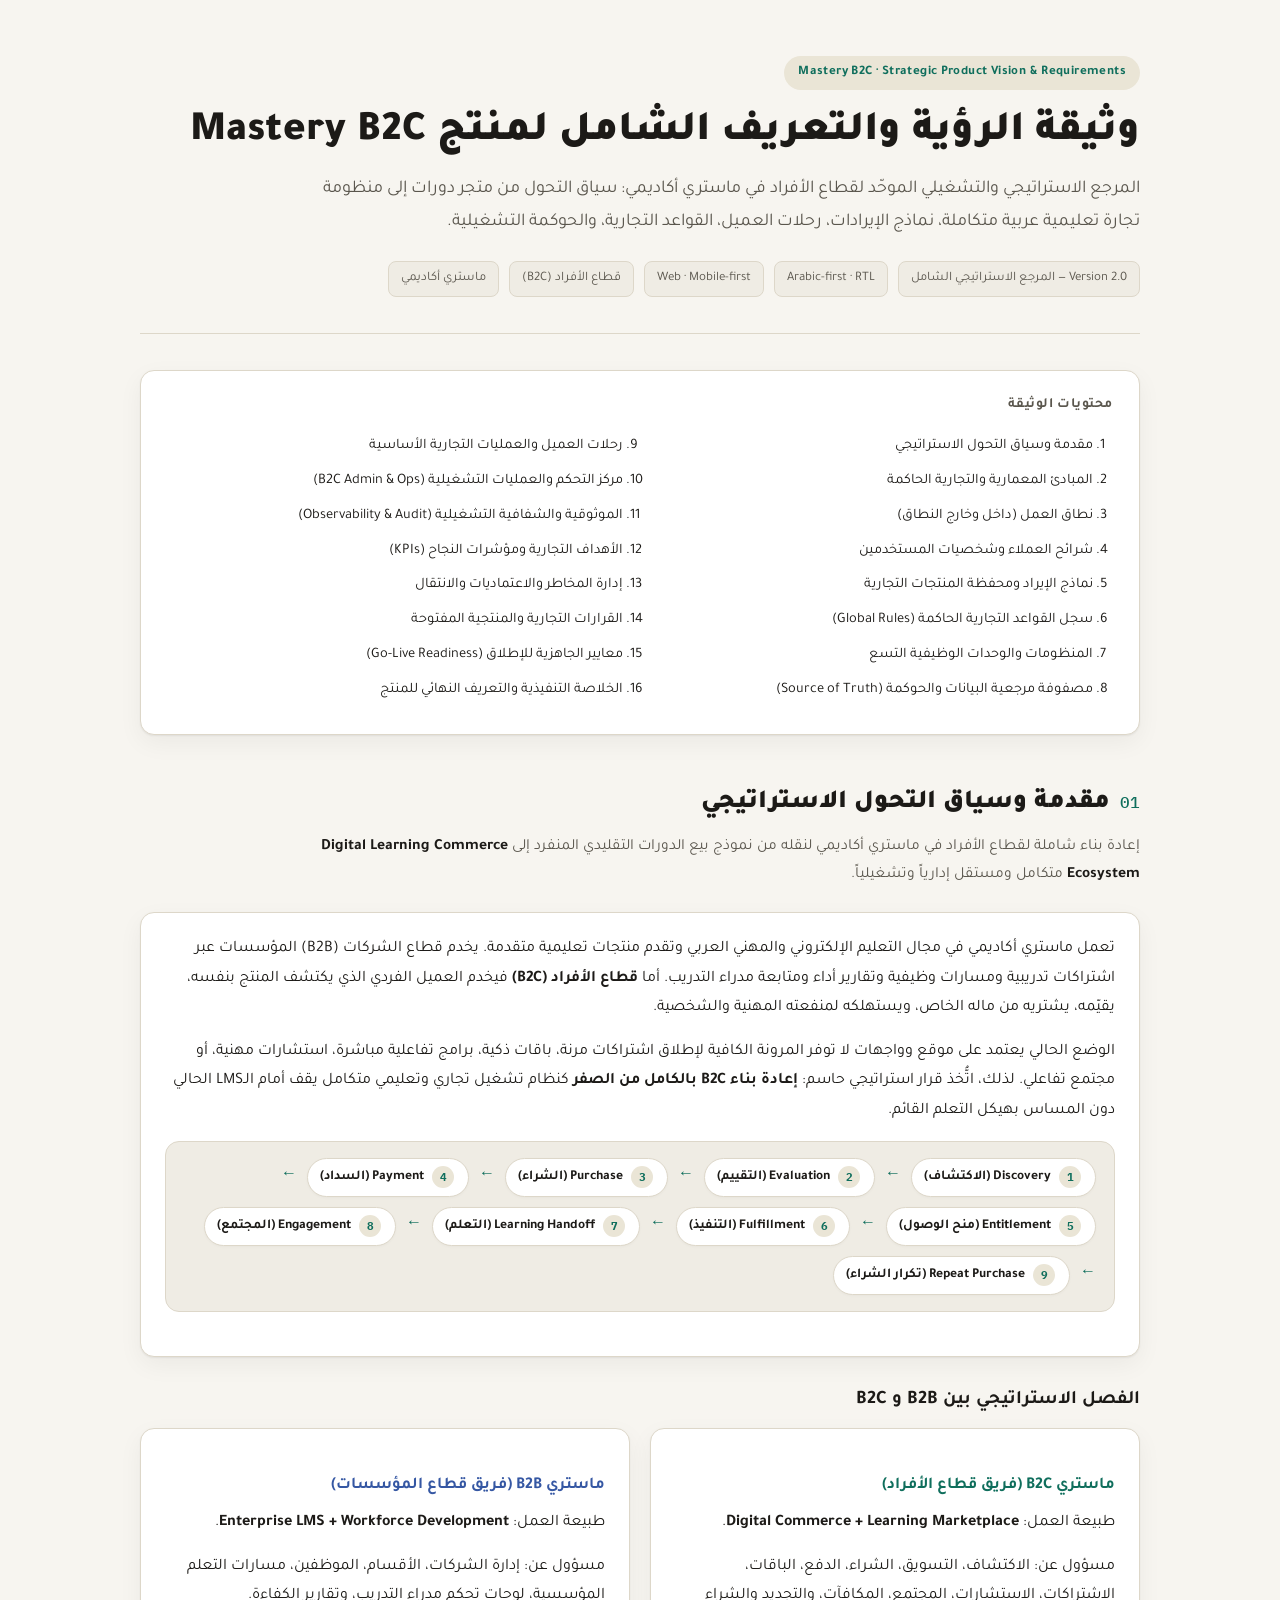
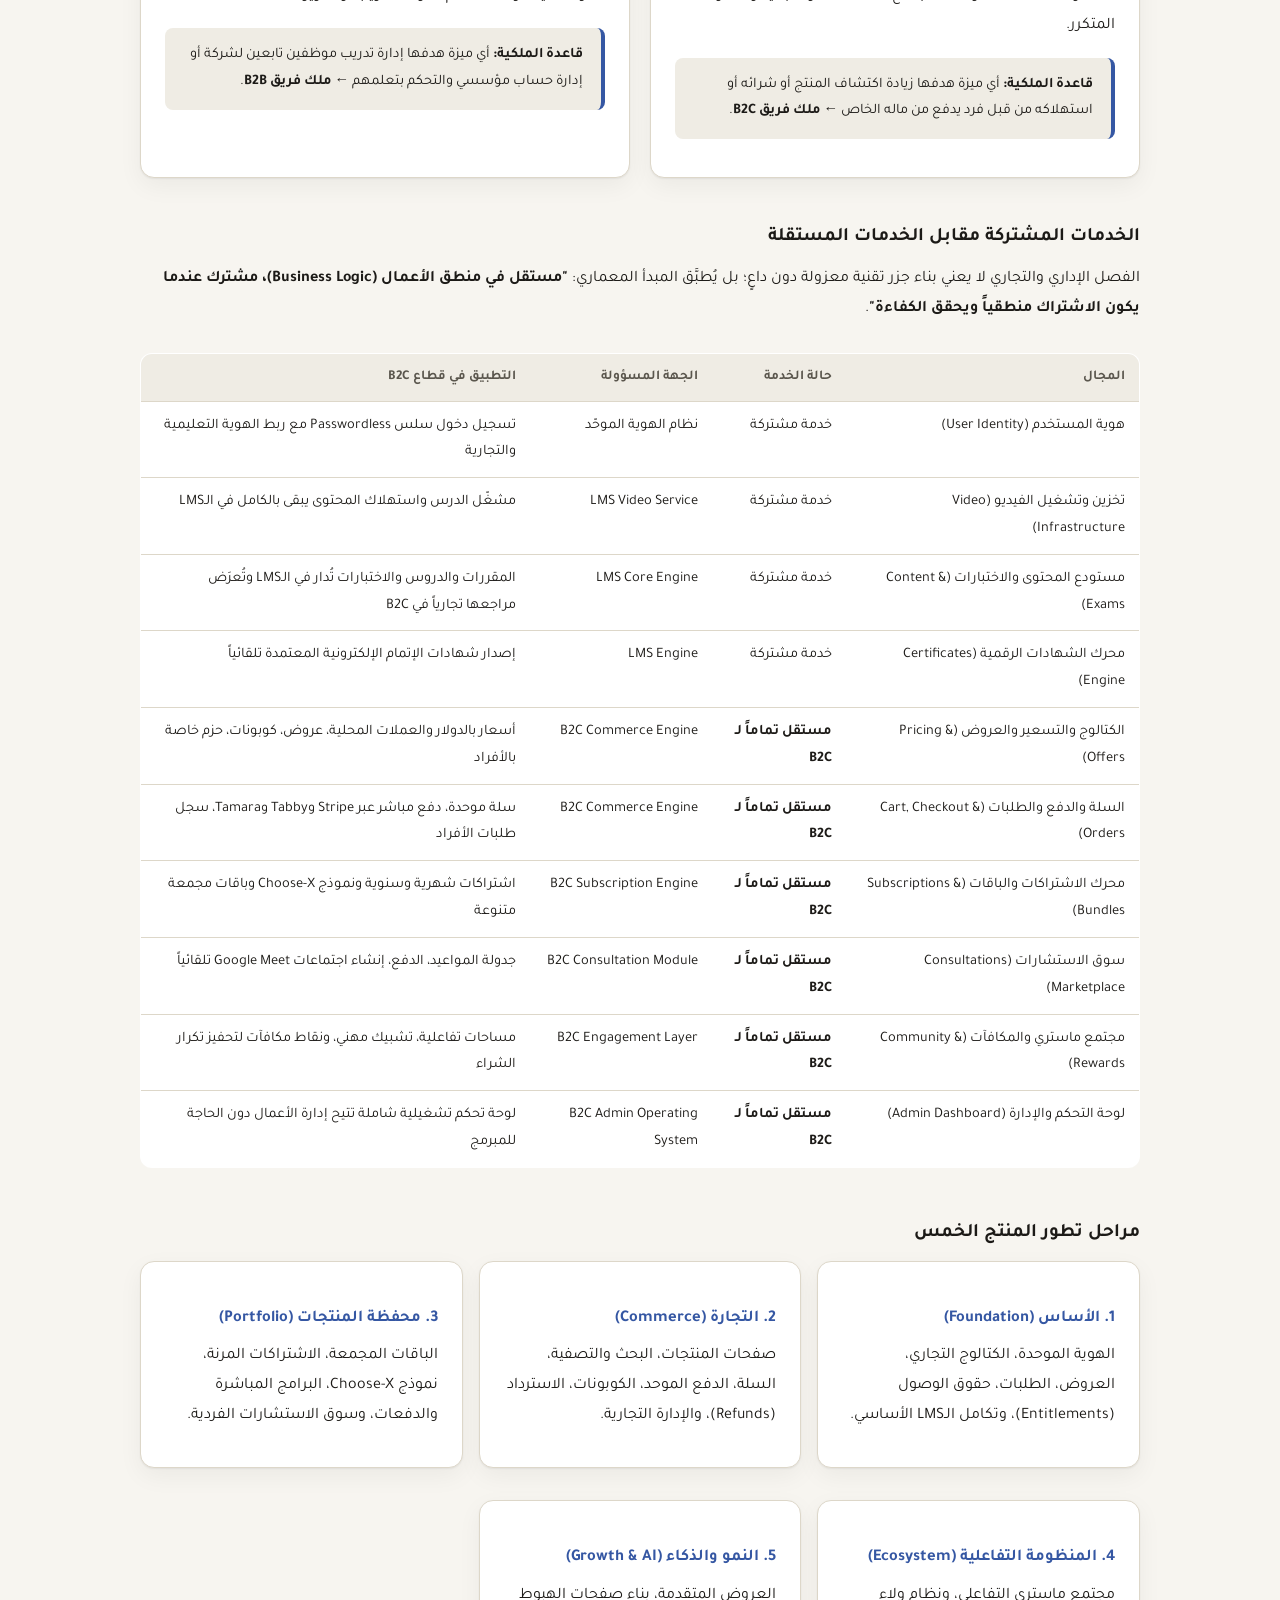
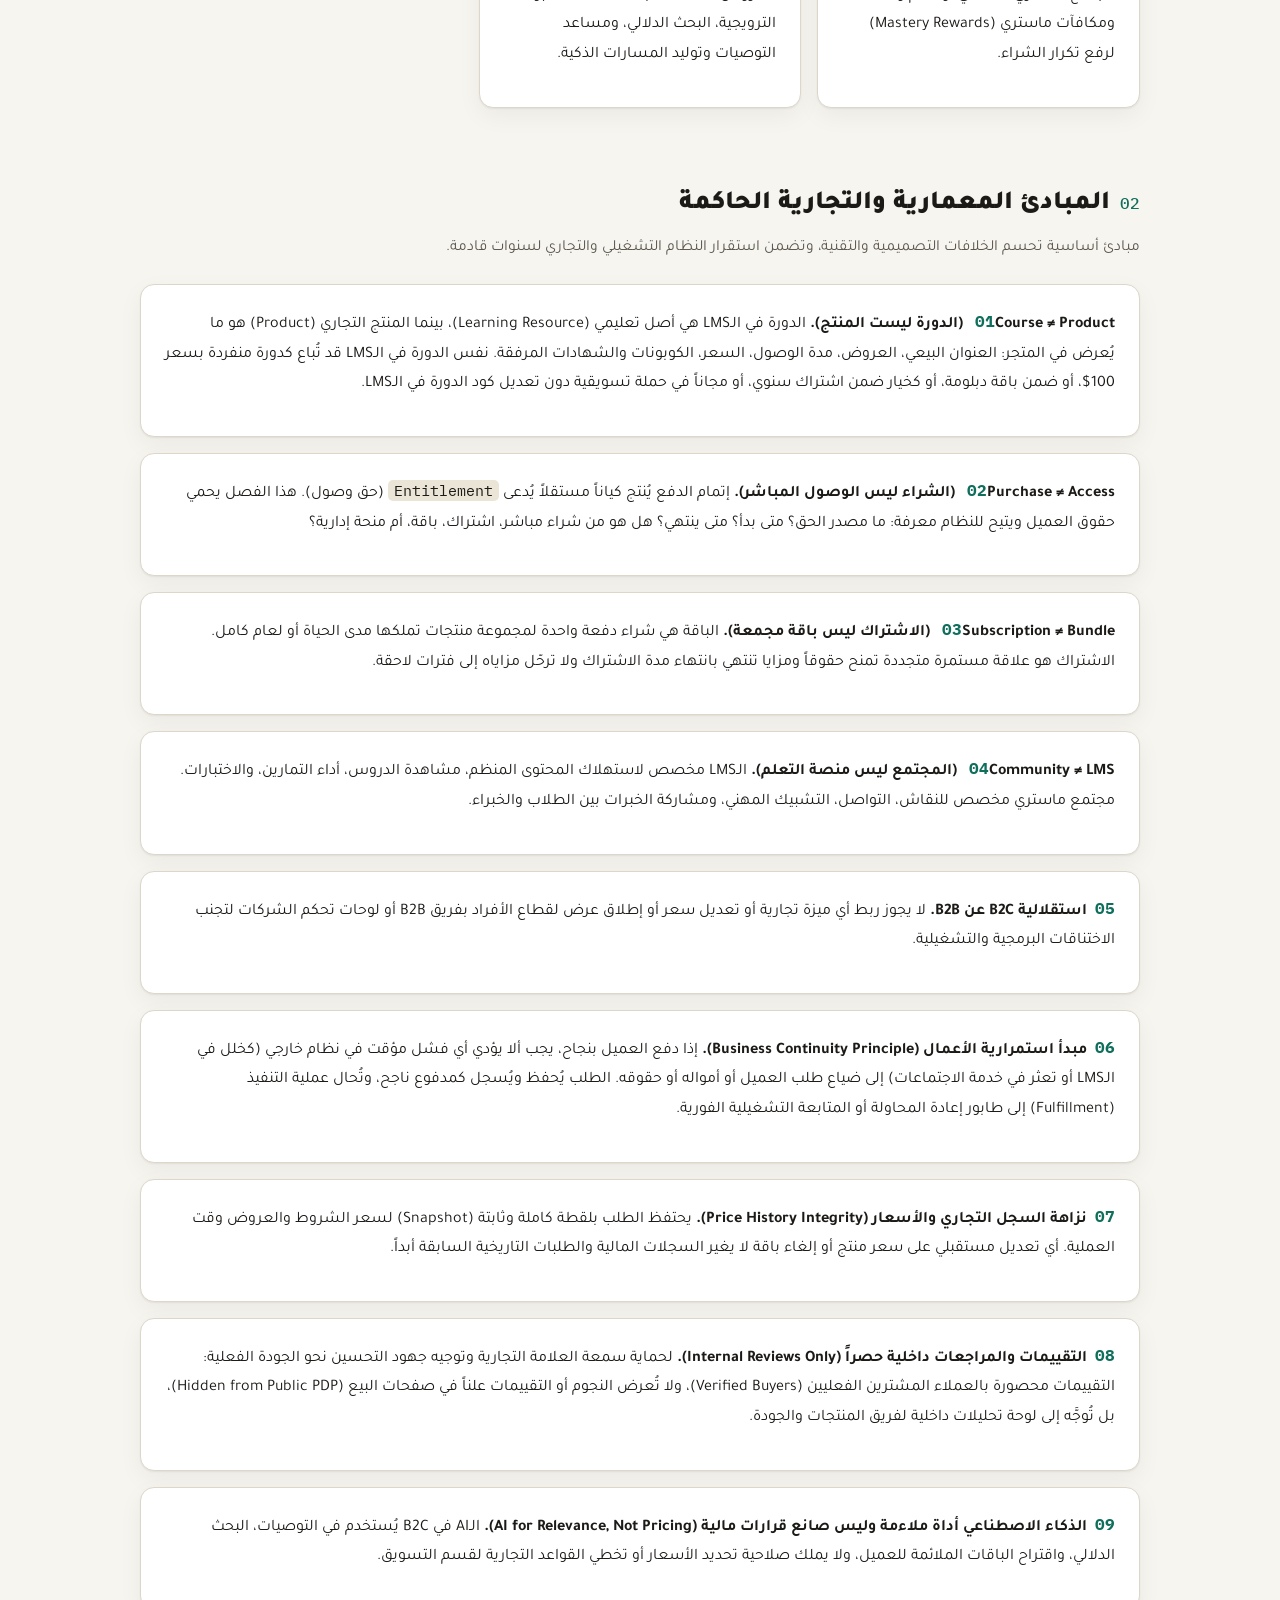
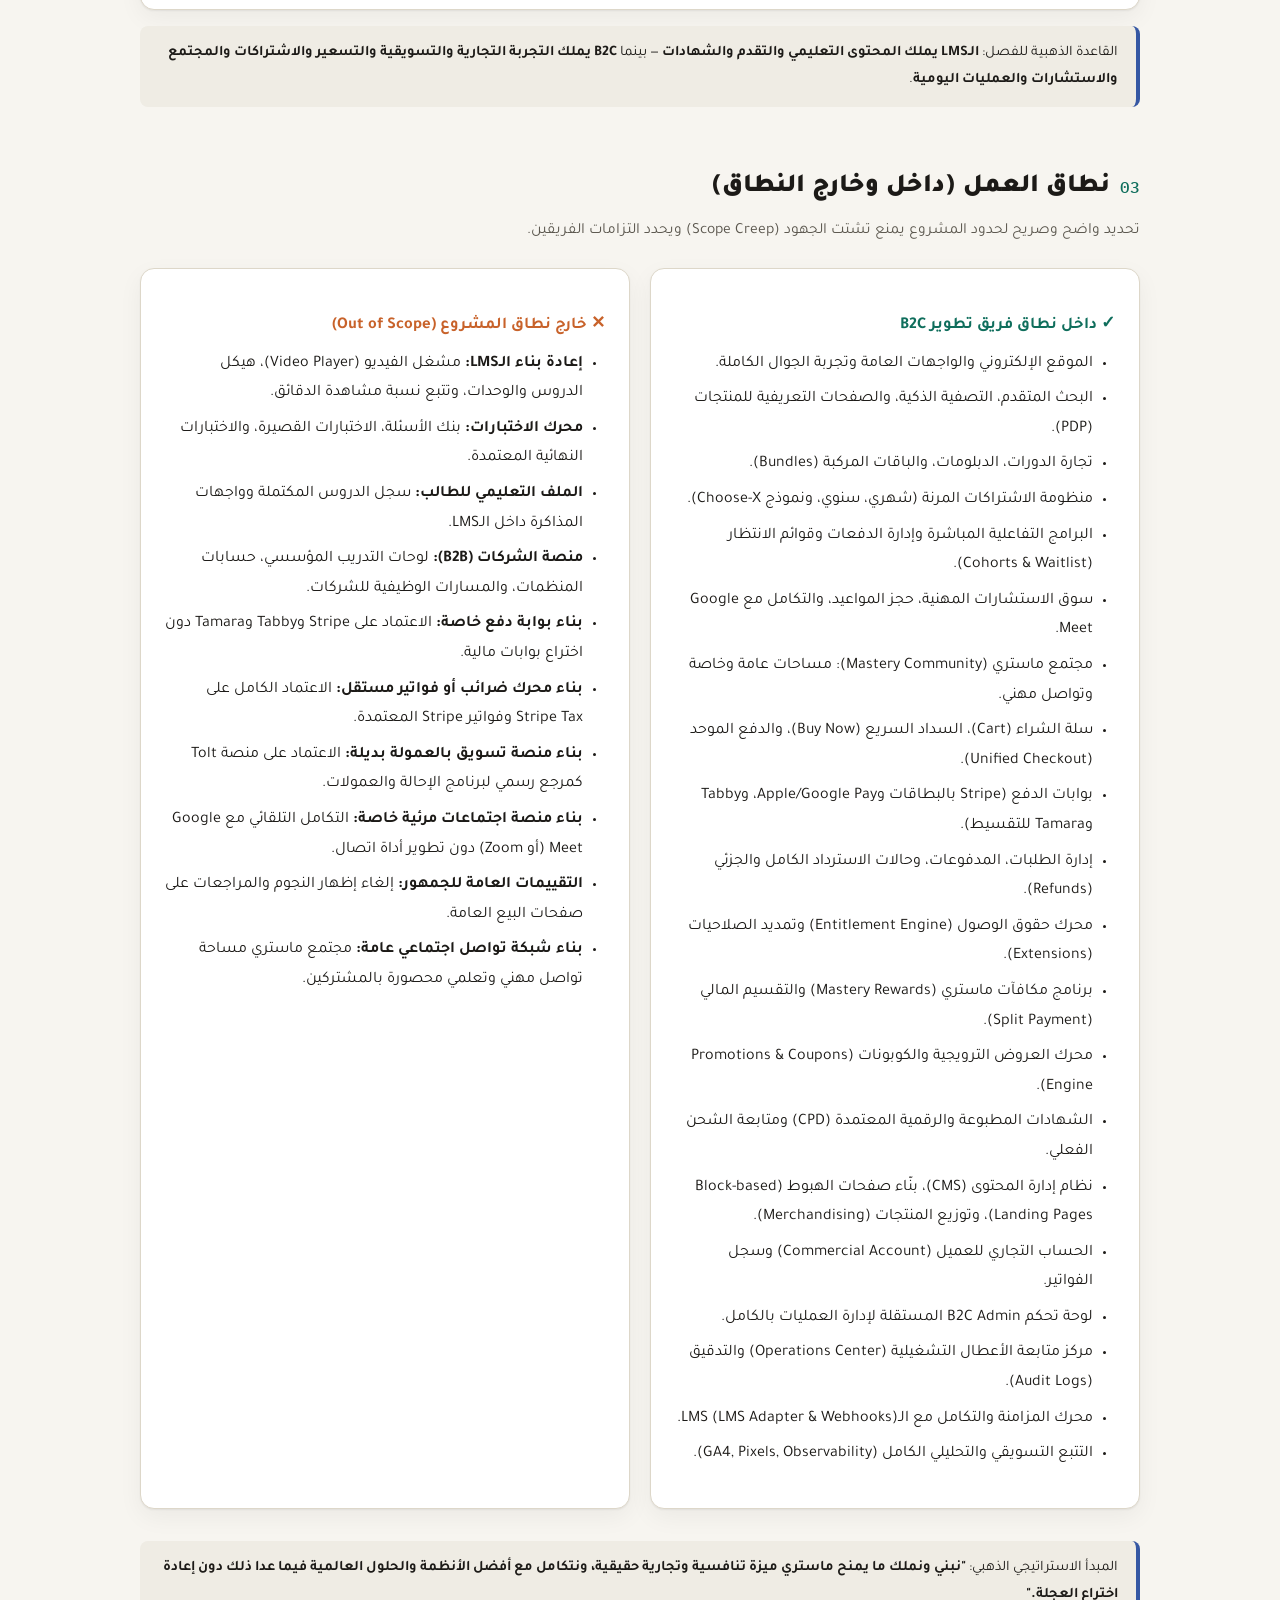
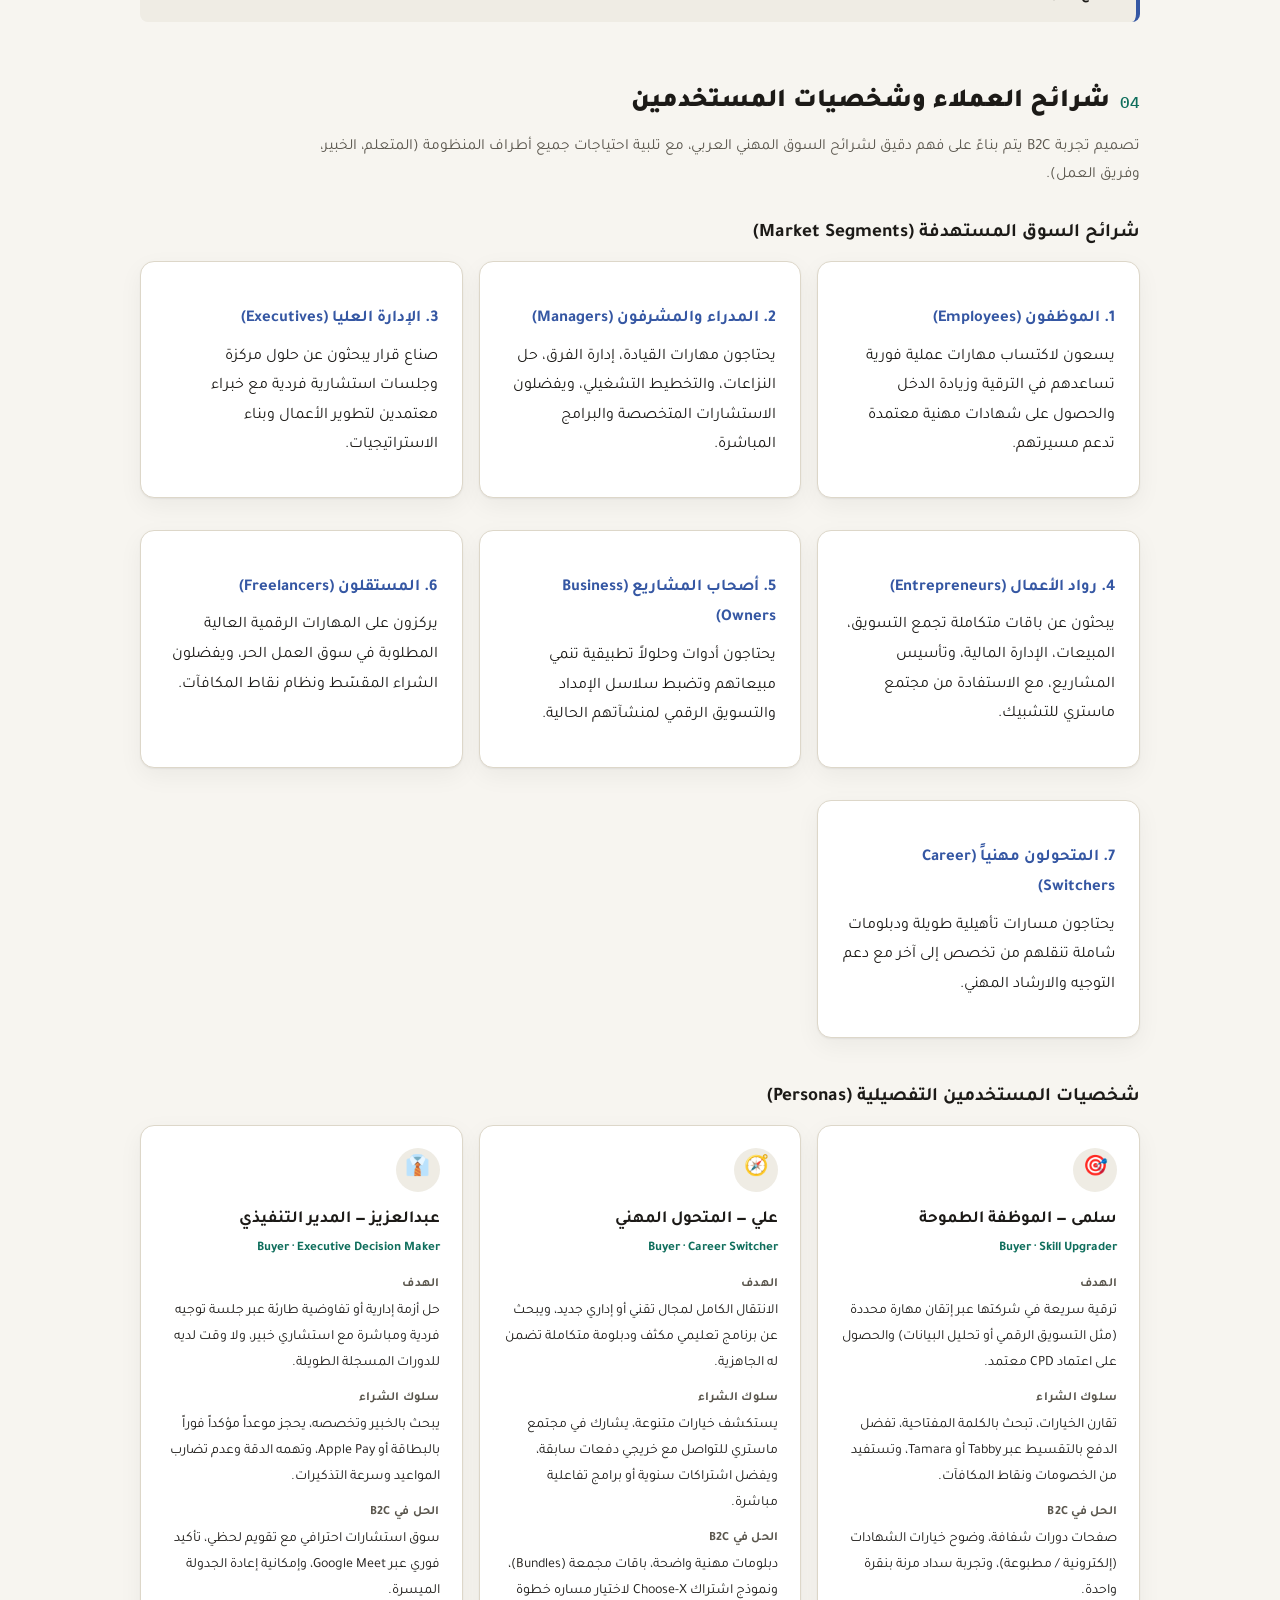
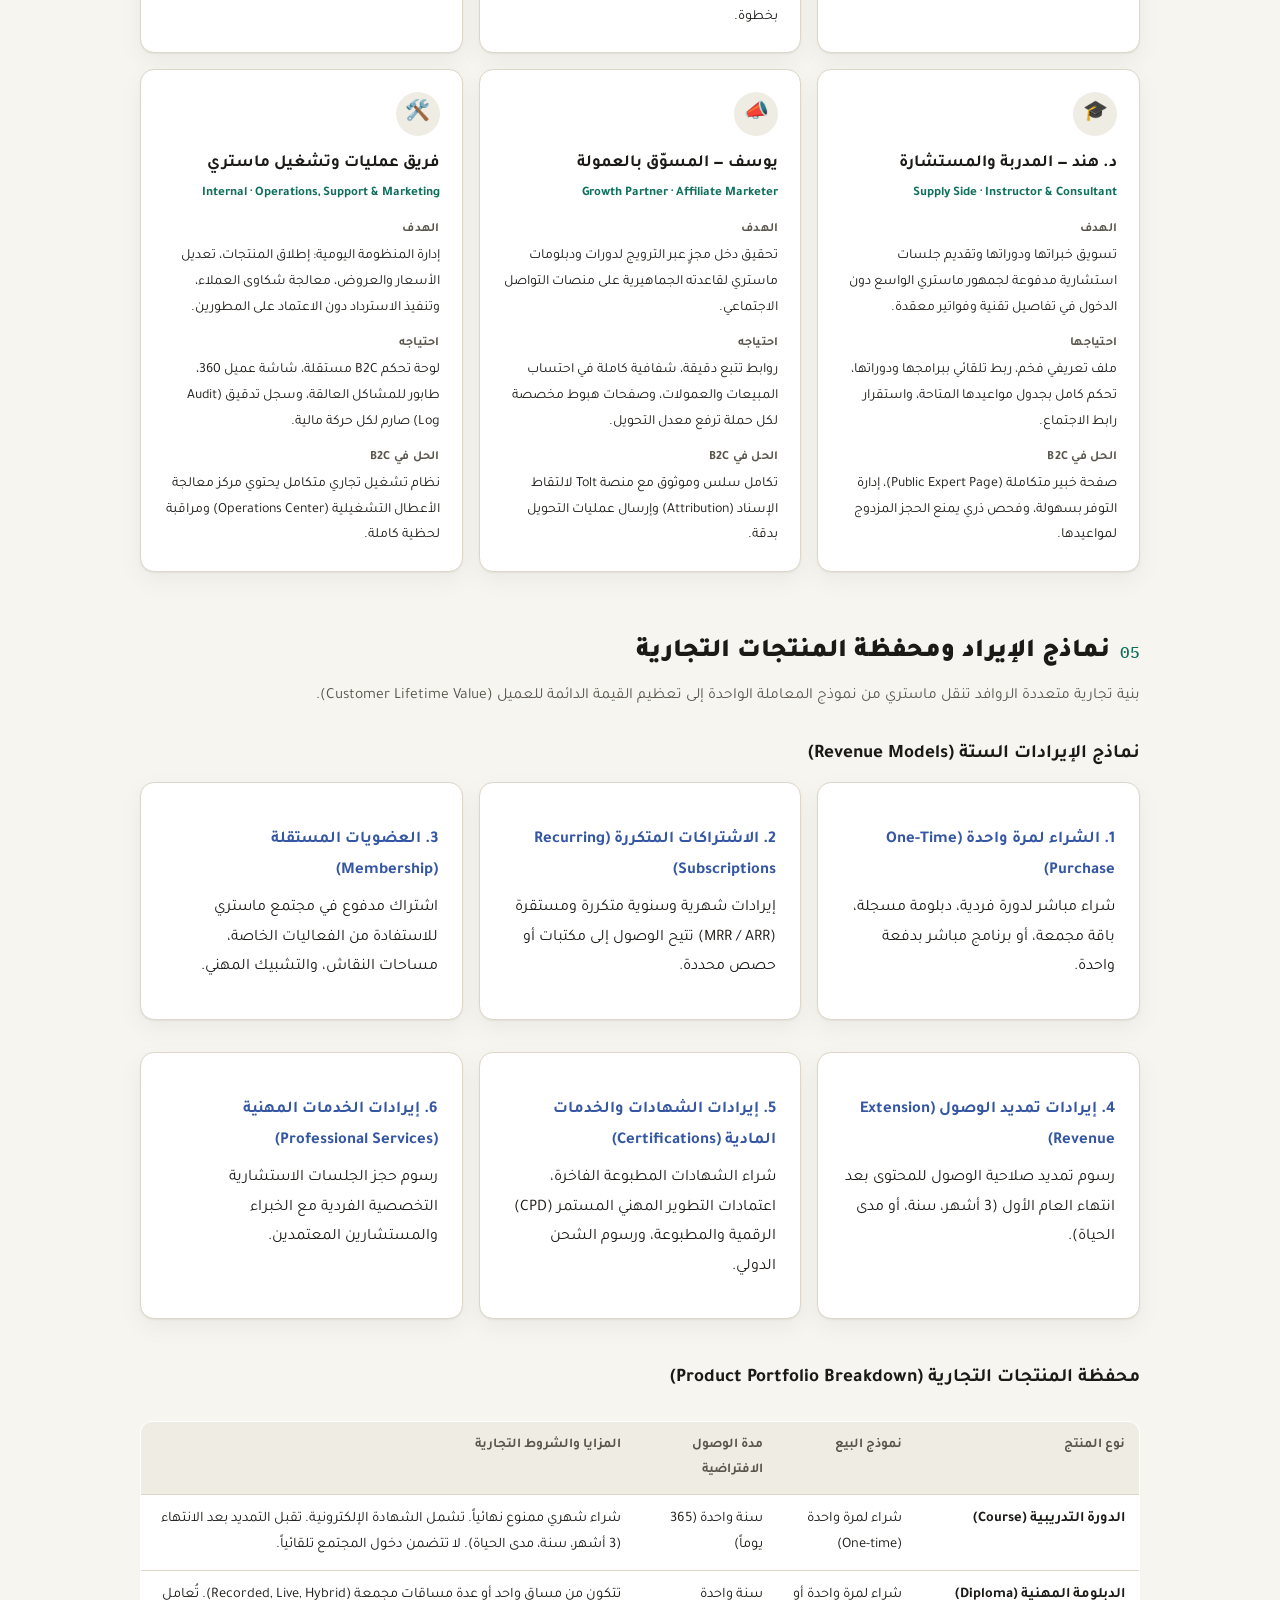
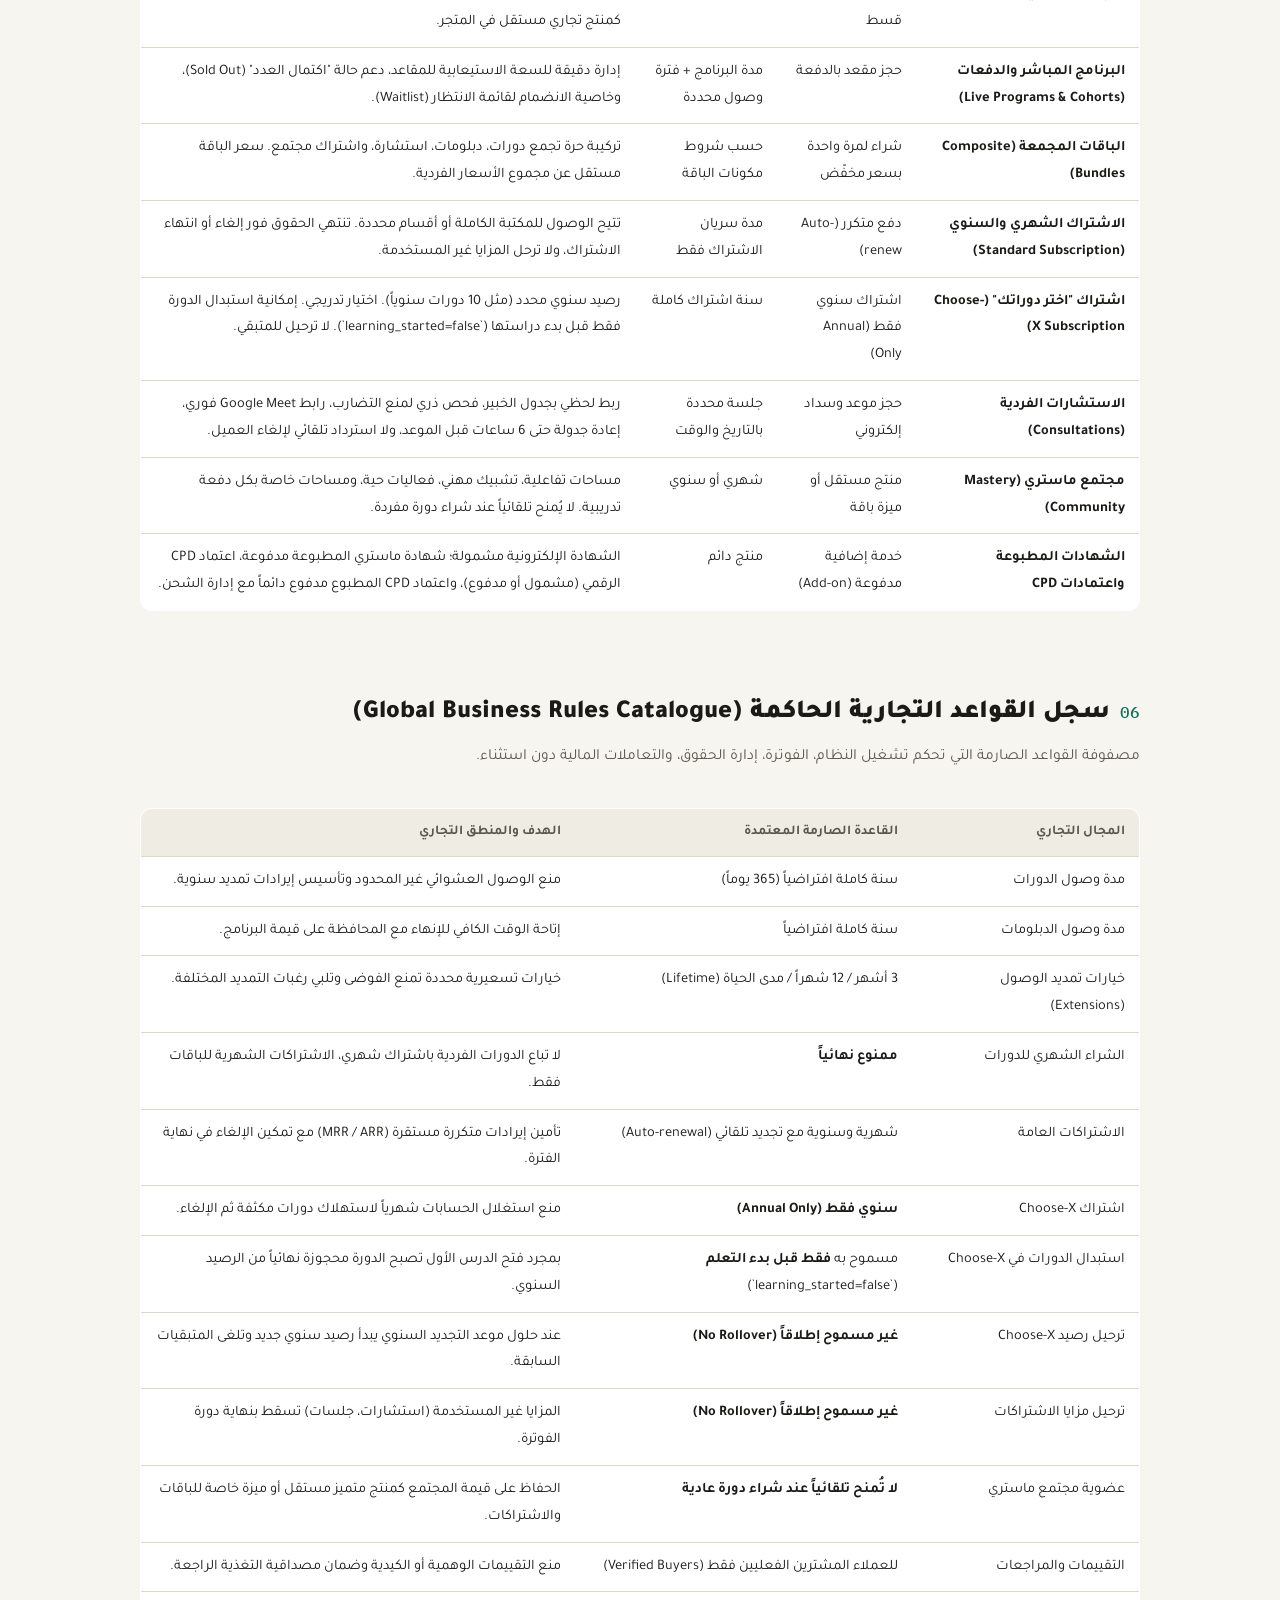
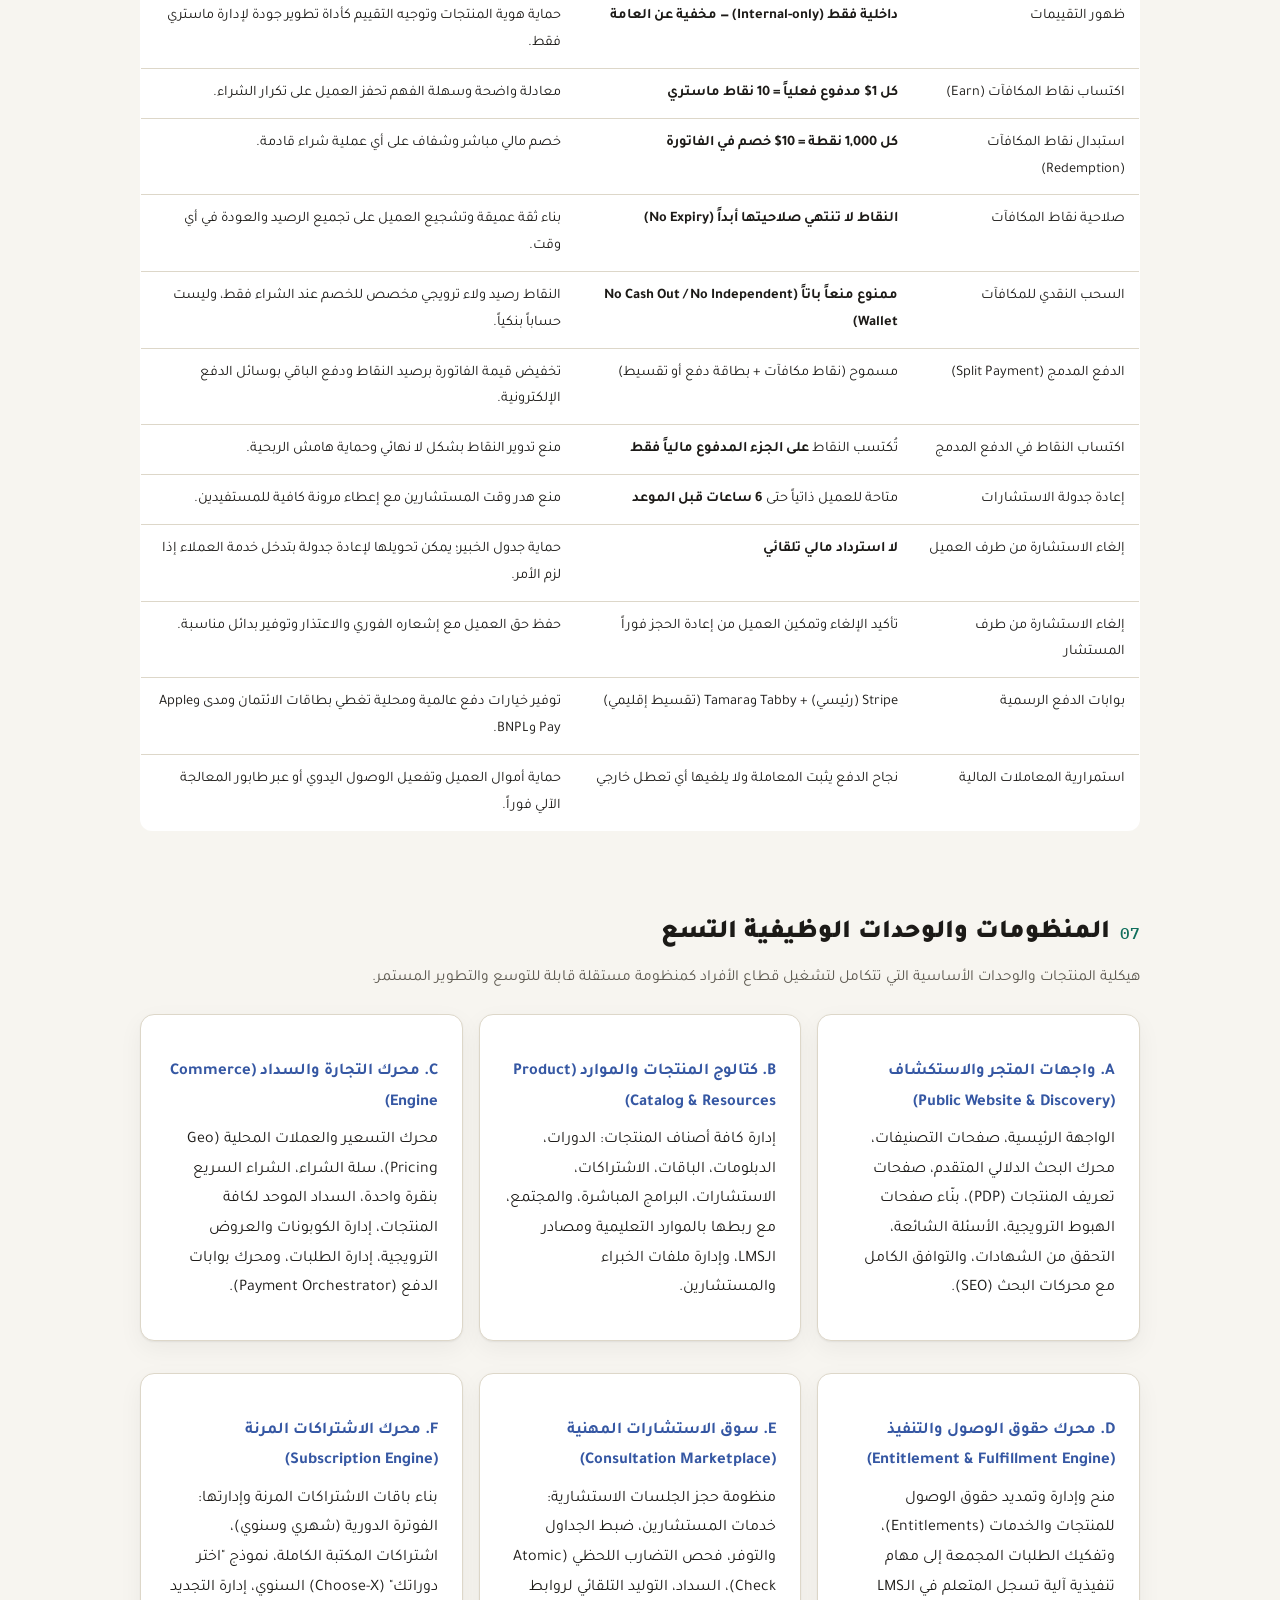
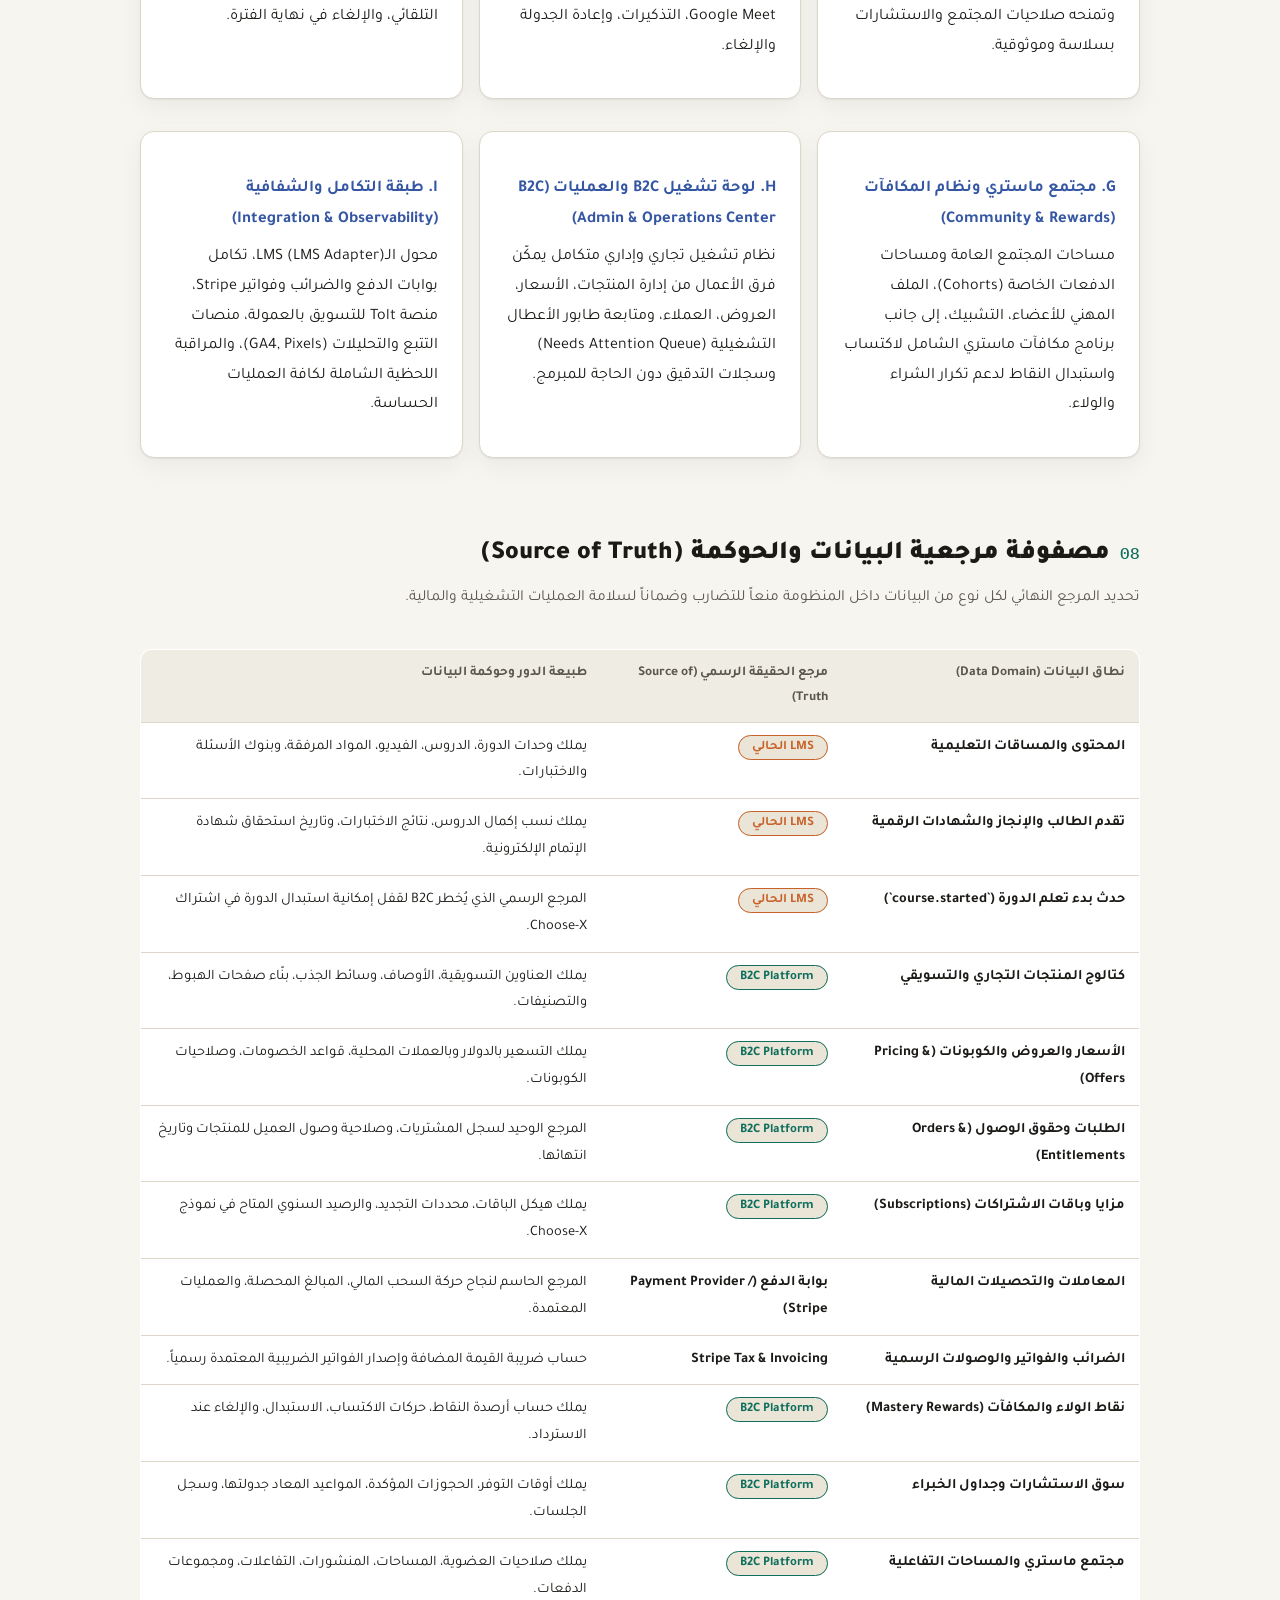
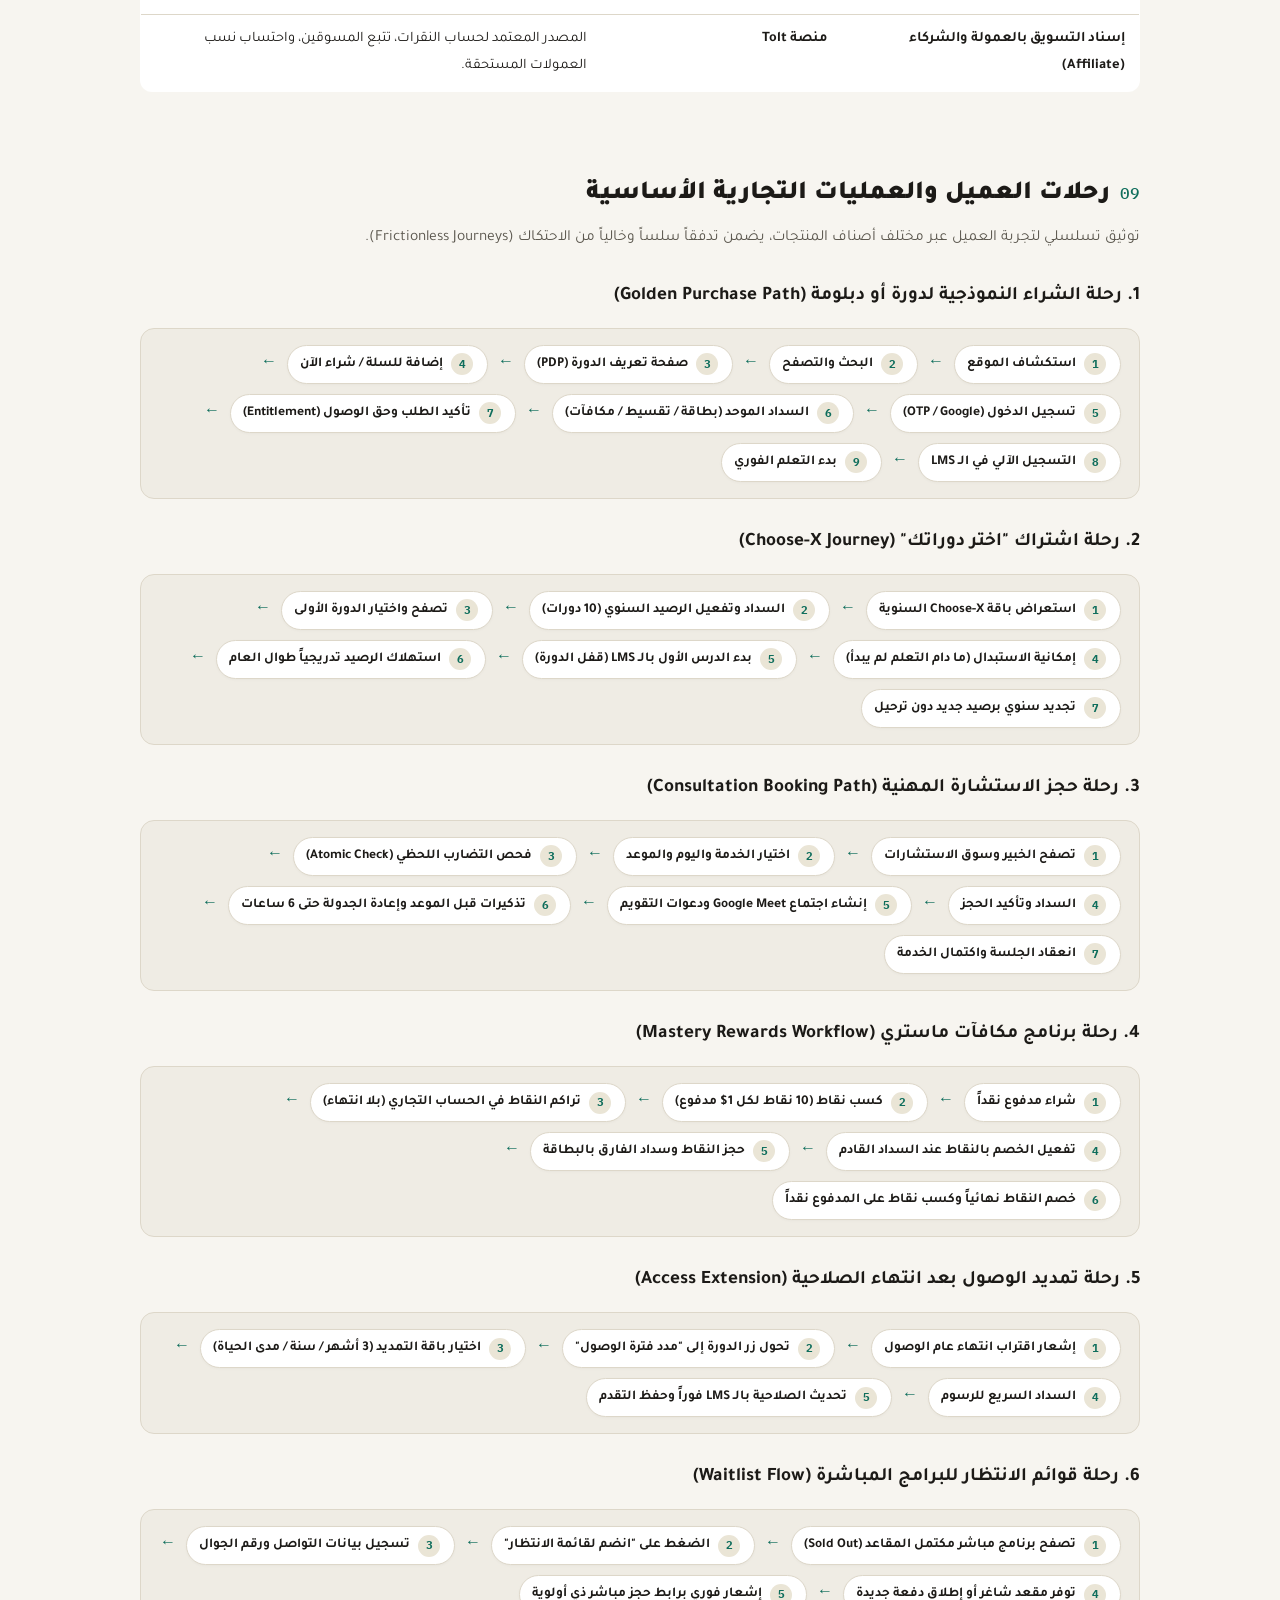
<file: b2c/mastery-b2c-overview.html>
<!DOCTYPE html>
<html lang="ar" dir="rtl">
<head>
<meta charset="UTF-8">
<meta name="viewport" content="width=device-width, initial-scale=1.0">
<title>Mastery B2C — وثيقة تعريف ورؤية المنتج الشاملة (Product Vision & Overview)</title>
<link rel="preconnect" href="https://fonts.googleapis.com">
<link rel="preconnect" href="https://fonts.gstatic.com" crossorigin>
<link href="https://fonts.googleapis.com/css2?family=Tajawal:wght@400;500;700;900&family=IBM+Plex+Mono:wght@400;500&display=swap" rel="stylesheet">
<style>
:root{
  --bg:#f7f5f0;
  --bg-elevated:#ffffff;
  --bg-soft:#efece4;
  --text:#1c1a17;
  --text-dim:#5a564d;
  --border:#ddd7c9;
  --accent:#0f6e5c;
  --accent-2:#c8622a;
  --accent-3:#3557a3;
  --chip-bg:#eae5d6;
  --code-bg:#1c1a17;
  --code-text:#f0ede3;
  --shadow: 0 1px 2px rgba(20,18,14,0.06), 0 8px 24px rgba(20,18,14,0.05);
}
:root:not([data-theme="light"]) {
  @media (prefers-color-scheme: dark){
    --bg:#15161a;
    --bg-elevated:#1d1f24;
    --bg-soft:#22242a;
    --text:#eceae4;
    --text-dim:#a5a29a;
    --border:#33353c;
    --accent:#3ecfa6;
    --accent-2:#f0925a;
    --accent-3:#87a6ee;
    --chip-bg:#282a31;
    --code-bg:#0f1013;
    --code-text:#eceae4;
    --shadow: 0 1px 2px rgba(0,0,0,0.3), 0 8px 30px rgba(0,0,0,0.35);
  }
}
:root[data-theme="dark"]{
  --bg:#15161a;
  --bg-elevated:#1d1f24;
  --bg-soft:#22242a;
  --text:#eceae4;
  --text-dim:#a5a29a;
  --border:#33353c;
  --accent:#3ecfa6;
  --accent-2:#f0925a;
  --accent-3:#87a6ee;
  --chip-bg:#282a31;
  --code-bg:#0f1013;
  --code-text:#eceae4;
  --shadow: 0 1px 2px rgba(0,0,0,0.3), 0 8px 30px rgba(0,0,0,0.35);
}
*{box-sizing:border-box;}
html,body{margin:0;padding:0;}
body{
  background:var(--bg);
  color:var(--text);
  font-family:'Tajawal', 'Segoe UI', sans-serif;
  line-height:1.85;
  font-size:16px;
  -webkit-font-smoothing:antialiased;
}
.wrap{
  max-width:1040px;
  margin:0 auto;
  padding:0 20px 100px;
}
header.hero{
  padding:56px 0 36px;
  border-bottom:1px solid var(--border);
  margin-bottom:36px;
}
.kicker{
  display:inline-block;
  font-size:13px;
  font-weight:700;
  letter-spacing:.03em;
  color:var(--accent);
  background:var(--chip-bg);
  padding:5px 14px;
  border-radius:999px;
  margin-bottom:16px;
}
h1.title{
  font-size:clamp(28px,4vw,42px);
  font-weight:900;
  margin:0 0 12px;
  line-height:1.3;
}
.subtitle{
  color:var(--text-dim);
  font-size:18px;
  max-width:820px;
  margin:0 0 22px;
}
.meta-row{
  display:flex;
  flex-wrap:wrap;
  gap:10px;
  font-size:13px;
  color:var(--text-dim);
}
.meta-row span{
  background:var(--bg-soft);
  border:1px solid var(--border);
  padding:5px 12px;
  border-radius:8px;
}
nav.toc{
  background:var(--bg-elevated);
  border:1px solid var(--border);
  border-radius:14px;
  padding:22px 26px;
  margin-bottom:44px;
  box-shadow:var(--shadow);
}
nav.toc h2{
  font-size:14px;
  text-transform:uppercase;
  letter-spacing:.04em;
  color:var(--text-dim);
  margin:0 0 14px;
}
nav.toc ol{
  columns:2;
  -webkit-columns:2;
  margin:0;
  padding-inline-start:20px;
  font-size:14.5px;
}
nav.toc li{margin-bottom:8px;}
nav.toc a{color:var(--text);text-decoration:none;}
nav.toc a:hover{color:var(--accent);}
@media(max-width:640px){ nav.toc ol{columns:1;} }

section{margin-bottom:56px;}
h2.section-title{
  font-size:26px;
  font-weight:900;
  margin:0 0 6px;
  display:flex;
  align-items:center;
  gap:10px;
}
h2.section-title .num{
  color:var(--accent);
  font-family:'IBM Plex Mono',monospace;
  font-size:16px;
  font-weight:500;
}
.section-lede{
  color:var(--text-dim);
  font-size:15.5px;
  margin:0 0 22px;
  max-width:840px;
}
h3{font-size:19px;font-weight:700;margin:26px 0 10px;}
h4{font-size:16.5px;font-weight:700;margin:20px 0 8px;color:var(--accent-3);}
p{margin:0 0 14px;}
ul,ol{padding-inline-start:22px;margin:0 0 16px;}
li{margin-bottom:6px;}
strong{color:var(--text);font-weight:700;}
em.term{font-style:normal;font-family:'IBM Plex Mono',monospace;font-size:.92em;background:var(--chip-bg);padding:1px 6px;border-radius:5px;}

.card{
  background:var(--bg-elevated);
  border:1px solid var(--border);
  border-radius:14px;
  padding:22px 24px;
  box-shadow:var(--shadow);
  margin-bottom:16px;
}
.grid{
  display:grid;
  gap:16px;
  grid-template-columns:repeat(auto-fit,minmax(260px,1fr));
}
.grid-3{
  display:grid;
  gap:16px;
  grid-template-columns:repeat(auto-fit,minmax(290px,1fr));
}
.pill-row{display:flex;flex-wrap:wrap;gap:8px;margin:10px 0 18px;}
.pill{
  background:var(--chip-bg);
  border:1px solid var(--border);
  padding:5px 13px;
  border-radius:999px;
  font-size:13px;
  color:var(--text-dim);
}
.pill.accent{
  border-color:var(--accent);
  color:var(--accent);
  font-weight:700;
}
.pill.accent-2{
  border-color:var(--accent-2);
  color:var(--accent-2);
  font-weight:700;
}

table{
  width:100%;
  border-collapse:collapse;
  margin:14px 0 22px;
  font-size:14.5px;
  background:var(--bg-elevated);
  border:1px solid var(--border);
  border-radius:12px;
  overflow:hidden;
}
th,td{
  padding:11px 14px;
  text-align:right;
  border-bottom:1px solid var(--border);
  vertical-align:top;
}
th{
  background:var(--bg-soft);
  font-weight:700;
  font-size:13.5px;
  color:var(--text-dim);
}
tr:last-child td{border-bottom:none;}
.table-scroll{overflow-x:auto;border-radius:12px;}

.flow{
  background:var(--code-bg);
  color:var(--code-text);
  border-radius:12px;
  padding:20px 22px;
  font-family:'IBM Plex Mono',monospace;
  font-size:13.5px;
  line-height:2.1;
  overflow-x:auto;
  margin:16px 0 22px;
  direction:ltr;
  text-align:left;
  white-space:pre-wrap;
  word-break:break-word;
}
.flow .arrow{color:var(--accent);}

/* Visual Step Chains for Journeys */
.journey-chain {
  display: flex;
  flex-wrap: wrap;
  gap: 10px;
  align-items: center;
  background: var(--bg-soft);
  border: 1px solid var(--border);
  border-radius: 14px;
  padding: 16px 18px;
  margin: 14px 0 22px;
}
.journey-step {
  display: flex;
  align-items: center;
  gap: 8px;
  background: var(--bg-elevated);
  border: 1px solid var(--border);
  border-radius: 999px;
  padding: 6px 14px 6px 12px;
  font-size: 13.5px;
  font-weight: 700;
  color: var(--text);
  box-shadow: 0 1px 3px rgba(0,0,0,0.03);
}
.journey-step .step-num {
  display: inline-flex;
  align-items: center;
  justify-content: center;
  width: 22px;
  height: 22px;
  border-radius: 50%;
  background: var(--chip-bg);
  color: var(--accent);
  font-family: 'IBM Plex Mono', monospace;
  font-size: 11px;
  font-weight: 700;
}
.journey-arrow {
  color: var(--accent);
  font-weight: 900;
  font-size: 16px;
}
@media(max-width: 640px){
  .journey-chain {
    flex-direction: column;
    align-items: stretch;
  }
  .journey-arrow {
    text-align: center;
    transform: rotate(90deg);
  }
}

.persona{
  background:var(--bg-elevated);
  border:1px solid var(--border);
  border-radius:14px;
  padding:22px;
  box-shadow:var(--shadow);
  position:relative;
}
.persona .avatar{
  width:44px;height:44px;border-radius:50%;
  display:flex;align-items:center;justify-content:center;
  font-size:20px;
  background:var(--bg-soft);
  margin-bottom:12px;
}
.persona h4{margin:0 0 2px;color:var(--text);font-size:17px;}
.persona .role{color:var(--accent);font-size:13px;font-weight:700;margin-bottom:12px;}
.persona dl{margin:0;font-size:14px;}
.persona dt{color:var(--text-dim);font-weight:700;margin-top:10px;font-size:12.5px;text-transform:uppercase;letter-spacing:.02em;}
.persona dd{margin:3px 0 0;}

.badge-in{color:var(--accent);font-weight:700;}
.badge-out{color:var(--accent-2);font-weight:700;}

.note{
  border-inline-start:4px solid var(--accent-3);
  background:var(--bg-soft);
  padding:14px 18px;
  border-radius:8px;
  font-size:14.5px;
  margin:16px 0;
}
.warn{
  border-inline-start:4px solid var(--accent-2);
  background:var(--bg-soft);
  padding:14px 18px;
  border-radius:8px;
  font-size:14.5px;
  margin:16px 0;
}
.principle-num{
  font-family:'IBM Plex Mono',monospace;
  color:var(--accent);
  font-weight:700;
  margin-inline-end:8px;
}
footer{
  text-align:center;
  color:var(--text-dim);
  font-size:13px;
  padding-top:30px;
  border-top:1px solid var(--border);
}
.two-col{display:grid;grid-template-columns:1fr 1fr;gap:20px;}
@media(max-width:640px){.two-col{grid-template-columns:1fr;}}
</style>
</head>
<body>
<div class="wrap">

<header class="hero">
  <span class="kicker">Mastery B2C · Strategic Product Vision &amp; Requirements</span>
  <h1 class="title">وثيقة الرؤية والتعريف الشامل لمنتج Mastery B2C</h1>
  <p class="subtitle">المرجع الاستراتيجي والتشغيلي الموحّد لقطاع الأفراد في ماستري أكاديمي: سياق التحول من متجر دورات إلى منظومة تجارة تعليمية عربية متكاملة، نماذج الإيرادات، رحلات العميل، القواعد التجارية، والحوكمة التشغيلية.</p>
  <div class="meta-row">
    <span>Version 2.0 — المرجع الاستراتيجي الشامل</span>
    <span>Arabic-first · RTL</span>
    <span>Web · Mobile-first</span>
    <span>قطاع الأفراد (B2C)</span>
    <span>ماستري أكاديمي</span>
  </div>
</header>

<nav class="toc">
  <h2>محتويات الوثيقة</h2>
  <ol>
    <li><a href="#intro">مقدمة وسياق التحول الاستراتيجي</a></li>
    <li><a href="#principles">المبادئ المعمارية والتجارية الحاكمة</a></li>
    <li><a href="#scope">نطاق العمل (داخل وخارج النطاق)</a></li>
    <li><a href="#segments">شرائح العملاء وشخصيات المستخدمين</a></li>
    <li><a href="#revenue">نماذج الإيراد ومحفظة المنتجات التجارية</a></li>
    <li><a href="#rules">سجل القواعد التجارية الحاكمة (Global Rules)</a></li>
    <li><a href="#modules">المنظومات والوحدات الوظيفية التسع</a></li>
    <li><a href="#truth">مصفوفة مرجعية البيانات والحوكمة (Source of Truth)</a></li>
    <li><a href="#journeys">رحلات العميل والعمليات التجارية الأساسية</a></li>
    <li><a href="#admin">مركز التحكم والعمليات التشغيلية (B2C Admin &amp; Ops)</a></li>
    <li><a href="#observability">الموثوقية والشفافية التشغيلية (Observability &amp; Audit)</a></li>
    <li><a href="#goals">الأهداف التجارية ومؤشرات النجاح (KPIs)</a></li>
    <li><a href="#risks">إدارة المخاطر والاعتماديات والانتقال</a></li>
    <li><a href="#open">القرارات التجارية والمنتجية المفتوحة</a></li>
    <li><a href="#readiness">معايير الجاهزية للإطلاق (Go-Live Readiness)</a></li>
    <li><a href="#definition">الخلاصة التنفيذية والتعريف النهائي للمنتج</a></li>
  </ol>
</nav>

<section id="intro">
  <h2 class="section-title"><span class="num">01</span> مقدمة وسياق التحول الاستراتيجي</h2>
  <p class="section-lede">إعادة بناء شاملة لقطاع الأفراد في ماستري أكاديمي لنقله من نموذج بيع الدورات التقليدي المنفرد إلى <strong>Digital Learning Commerce Ecosystem</strong> متكامل ومستقل إدارياً وتشغيلياً.</p>

  <div class="card">
    <p>تعمل ماستري أكاديمي في مجال التعليم الإلكتروني والمهني العربي وتقدم منتجات تعليمية متقدمة. يخدم قطاع الشركات (B2B) المؤسسات عبر اشتراكات تدريبية ومسارات وظيفية وتقارير أداء ومتابعة مدراء التدريب. أما <strong>قطاع الأفراد (B2C)</strong> فيخدم العميل الفردي الذي يكتشف المنتج بنفسه، يقيّمه، يشتريه من ماله الخاص، ويستهلكه لمنفعته المهنية والشخصية.</p>
    <p>الوضع الحالي يعتمد على موقع وواجهات لا توفر المرونة الكافية لإطلاق اشتراكات مرنة، باقات ذكية، برامج تفاعلية مباشرة، استشارات مهنية، أو مجتمع تفاعلي. لذلك، اتُّخذ قرار استراتيجي حاسم: <strong>إعادة بناء B2C بالكامل من الصفر</strong> كنظام تشغيل تجاري وتعليمي متكامل يقف أمام الـLMS الحالي دون المساس بهيكل التعلم القائم.</p>
    <div class="journey-chain">
      <div class="journey-step"><span class="step-num">1</span> Discovery (الاكتشاف)</div>
      <div class="journey-arrow">←</div>
      <div class="journey-step"><span class="step-num">2</span> Evaluation (التقييم)</div>
      <div class="journey-arrow">←</div>
      <div class="journey-step"><span class="step-num">3</span> Purchase (الشراء)</div>
      <div class="journey-arrow">←</div>
      <div class="journey-step"><span class="step-num">4</span> Payment (السداد)</div>
      <div class="journey-arrow">←</div>
      <div class="journey-step"><span class="step-num">5</span> Entitlement (منح الوصول)</div>
      <div class="journey-arrow">←</div>
      <div class="journey-step"><span class="step-num">6</span> Fulfillment (التنفيذ)</div>
      <div class="journey-arrow">←</div>
      <div class="journey-step"><span class="step-num">7</span> Learning Handoff (التعلم)</div>
      <div class="journey-arrow">←</div>
      <div class="journey-step"><span class="step-num">8</span> Engagement (المجتمع)</div>
      <div class="journey-arrow">←</div>
      <div class="journey-step"><span class="step-num">9</span> Repeat Purchase (تكرار الشراء)</div>
    </div>
  </div>

  <h3>الفصل الاستراتيجي بين B2B و B2C</h3>
  <div class="two-col">
    <div class="card">
      <h4 style="color:var(--accent)">ماستري B2C (فريق قطاع الأفراد)</h4>
      <p>طبيعة العمل: <strong>Digital Commerce + Learning Marketplace</strong>.</p>
      <p>مسؤول عن: الاكتشاف، التسويق، الشراء، الدفع، الباقات، الاشتراكات، الاستشارات، المجتمع، المكافآت، والتجديد والشراء المتكرر.</p>
      <div class="note"><strong>قاعدة الملكية:</strong> أي ميزة هدفها زيادة اكتشاف المنتج أو شرائه أو استهلاكه من قبل فرد يدفع من ماله الخاص ← <strong>ملك فريق B2C</strong>.</div>
    </div>
    <div class="card">
      <h4 style="color:var(--accent-3)">ماستري B2B (فريق قطاع المؤسسات)</h4>
      <p>طبيعة العمل: <strong>Enterprise LMS + Workforce Development</strong>.</p>
      <p>مسؤول عن: إدارة الشركات، الأقسام، الموظفين، مسارات التعلم المؤسسية، لوحات تحكم مدراء التدريب، وتقارير الكفاءة.</p>
      <div class="note"><strong>قاعدة الملكية:</strong> أي ميزة هدفها إدارة تدريب موظفين تابعين لشركة أو إدارة حساب مؤسسي والتحكم بتعلمهم ← <strong>ملك فريق B2B</strong>.</div>
    </div>
  </div>

  <h3>الخدمات المشتركة مقابل الخدمات المستقلة</h3>
  <p>الفصل الإداري والتجاري لا يعني بناء جزر تقنية معزولة دون داعٍ؛ بل يُطبَّق المبدأ المعماري: <strong>"مستقل في منطق الأعمال (Business Logic)، مشترك عندما يكون الاشتراك منطقياً ويحقق الكفاءة"</strong>.</p>
  <div class="table-scroll"><table>
    <thead><tr><th>المجال</th><th>حالة الخدمة</th><th>الجهة المسؤولة</th><th>التطبيق في قطاع B2C</th></tr></thead>
    <tbody>
      <tr><td>هوية المستخدم (User Identity)</td><td>خدمة مشتركة</td><td>نظام الهوية الموحّد</td><td>تسجيل دخول سلس Passwordless مع ربط الهوية التعليمية والتجارية</td></tr>
      <tr><td>تخزين وتشغيل الفيديو (Video Infrastructure)</td><td>خدمة مشتركة</td><td>LMS Video Service</td><td>مشغّل الدرس واستهلاك المحتوى يبقى بالكامل في الـLMS</td></tr>
      <tr><td>مستودع المحتوى والاختبارات (Content &amp; Exams)</td><td>خدمة مشتركة</td><td>LMS Core Engine</td><td>المقررات والدروس والاختبارات تُدار في الـLMS وتُعرَض مراجعها تجارياً في B2C</td></tr>
      <tr><td>محرك الشهادات الرقمية (Certificates Engine)</td><td>خدمة مشتركة</td><td>LMS Engine</td><td>إصدار شهادات الإتمام الإلكترونية المعتمدة تلقائياً</td></tr>
      <tr><td>الكتالوج والتسعير والعروض (Pricing &amp; Offers)</td><td><strong>مستقل تماماً لـ B2C</strong></td><td>B2C Commerce Engine</td><td>أسعار بالدولار والعملات المحلية، عروض، كوبونات، حزم خاصة بالأفراد</td></tr>
      <tr><td>السلة والدفع والطلبات (Cart, Checkout &amp; Orders)</td><td><strong>مستقل تماماً لـ B2C</strong></td><td>B2C Commerce Engine</td><td>سلة موحدة، دفع مباشر عبر Stripe وTabby وTamara، سجل طلبات الأفراد</td></tr>
      <tr><td>محرك الاشتراكات والباقات (Subscriptions &amp; Bundles)</td><td><strong>مستقل تماماً لـ B2C</strong></td><td>B2C Subscription Engine</td><td>اشتراكات شهرية وسنوية ونموذج Choose-X وباقات مجمعة متنوعة</td></tr>
      <tr><td>سوق الاستشارات (Consultations Marketplace)</td><td><strong>مستقل تماماً لـ B2C</strong></td><td>B2C Consultation Module</td><td>جدولة المواعيد، الدفع، إنشاء اجتماعات Google Meet تلقائياً</td></tr>
      <tr><td>مجتمع ماستري والمكافآت (Community &amp; Rewards)</td><td><strong>مستقل تماماً لـ B2C</strong></td><td>B2C Engagement Layer</td><td>مساحات تفاعلية، تشبيك مهني، ونقاط مكافآت لتحفيز تكرار الشراء</td></tr>
      <tr><td>لوحة التحكم والإدارة (Admin Dashboard)</td><td><strong>مستقل تماماً لـ B2C</strong></td><td>B2C Admin Operating System</td><td>لوحة تحكم تشغيلية شاملة تتيح إدارة الأعمال دون الحاجة للمبرمج</td></tr>
    </tbody>
  </table></div>

  <h3>مراحل تطور المنتج الخمس</h3>
  <div class="grid">
    <div class="card"><h4>1. الأساس (Foundation)</h4><p>الهوية الموحدة، الكتالوج التجاري، العروض، الطلبات، حقوق الوصول (Entitlements)، وتكامل الـLMS الأساسي.</p></div>
    <div class="card"><h4>2. التجارة (Commerce)</h4><p>صفحات المنتجات، البحث والتصفية، السلة، الدفع الموحد، الكوبونات، الاسترداد (Refunds)، والإدارة التجارية.</p></div>
    <div class="card"><h4>3. محفظة المنتجات (Portfolio)</h4><p>الباقات المجمعة، الاشتراكات المرنة، نموذج Choose-X، البرامج المباشرة والدفعات، وسوق الاستشارات الفردية.</p></div>
    <div class="card"><h4>4. المنظومة التفاعلية (Ecosystem)</h4><p>مجتمع ماستري التفاعلي، ونظام ولاء ومكافآت ماستري (Mastery Rewards) لرفع تكرار الشراء.</p></div>
    <div class="card"><h4>5. النمو والذكاء (Growth &amp; AI)</h4><p>العروض المتقدمة، بناء صفحات الهبوط الترويجية، البحث الدلالي، ومساعد التوصيات وتوليد المسارات الذكية.</p></div>
  </div>
</section>

<section id="principles">
  <h2 class="section-title"><span class="num">02</span> المبادئ المعمارية والتجارية الحاكمة</h2>
  <p class="section-lede">مبادئ أساسية تحسم الخلافات التصميمية والتقنية، وتضمن استقرار النظام التشغيلي والتجاري لسنوات قادمة.</p>

  <div class="card"><p><span class="principle-num">01</span><strong>Course ≠ Product (الدورة ليست المنتج).</strong> الدورة في الـLMS هي أصل تعليمي (Learning Resource)، بينما المنتج التجاري (Product) هو ما يُعرض في المتجر: العنوان البيعي، العروض، مدة الوصول، السعر، الكوبونات والشهادات المرفقة. نفس الدورة في الـLMS قد تُباع كدورة منفردة بسعر 100$، أو ضمن باقة دبلومة، أو كخيار ضمن اشتراك سنوي، أو مجاناً في حملة تسويقية دون تعديل كود الدورة في الـLMS.</p></div>

  <div class="card"><p><span class="principle-num">02</span><strong>Purchase ≠ Access (الشراء ليس الوصول المباشر).</strong> إتمام الدفع يُنتج كياناً مستقلاً يُدعى <em class="term">Entitlement</em> (حق وصول). هذا الفصل يحمي حقوق العميل ويتيح للنظام معرفة: ما مصدر الحق؟ متى بدأ؟ متى ينتهي؟ هل هو من شراء مباشر، اشتراك، باقة، أم منحة إدارية؟</p></div>

  <div class="card"><p><span class="principle-num">03</span><strong>Subscription ≠ Bundle (الاشتراك ليس باقة مجمعة).</strong> الباقة هي شراء دفعة واحدة لمجموعة منتجات تملكها مدى الحياة أو لعام كامل. الاشتراك هو علاقة مستمرة متجددة تمنح حقوقاً ومزايا تنتهي بانتهاء مدة الاشتراك ولا ترحّل مزاياه إلى فترات لاحقة.</p></div>

  <div class="card"><p><span class="principle-num">04</span><strong>Community ≠ LMS (المجتمع ليس منصة التعلم).</strong> الـLMS مخصص لاستهلاك المحتوى المنظم، مشاهدة الدروس، أداء التمارين، والاختبارات. مجتمع ماستري مخصص للنقاش، التواصل، التشبيك المهني، ومشاركة الخبرات بين الطلاب والخبراء.</p></div>

  <div class="card"><p><span class="principle-num">05</span><strong>استقلالية B2C عن B2B.</strong> لا يجوز ربط أي ميزة تجارية أو تعديل سعر أو إطلاق عرض لقطاع الأفراد بفريق B2B أو لوحات تحكم الشركات لتجنب الاختناقات البرمجية والتشغيلية.</p></div>

  <div class="card"><p><span class="principle-num">06</span><strong>مبدأ استمرارية الأعمال (Business Continuity Principle).</strong> إذا دفع العميل بنجاح، يجب ألا يؤدي أي فشل مؤقت في نظام خارجي (كخلل في الـLMS أو تعثر في خدمة الاجتماعات) إلى ضياع طلب العميل أو أمواله أو حقوقه. الطلب يُحفظ ويُسجل كمدفوع ناجح، وتُحال عملية التنفيذ (Fulfillment) إلى طابور إعادة المحاولة أو المتابعة التشغيلية الفورية.</p></div>

  <div class="card"><p><span class="principle-num">07</span><strong>نزاهة السجل التجاري والأسعار (Price History Integrity).</strong> يحتفظ الطلب بلقطة كاملة وثابتة (Snapshot) لسعر الشروط والعروض وقت العملية. أي تعديل مستقبلي على سعر منتج أو إلغاء باقة لا يغير السجلات المالية والطلبات التاريخية السابقة أبداً.</p></div>

  <div class="card"><p><span class="principle-num">08</span><strong>التقييمات والمراجعات داخلية حصراً (Internal Reviews Only).</strong> لحماية سمعة العلامة التجارية وتوجيه جهود التحسين نحو الجودة الفعلية: التقييمات محصورة بالعملاء المشترين الفعليين (Verified Buyers)، ولا تُعرض النجوم أو التقييمات علناً في صفحات البيع (Hidden from Public PDP)، بل تُوجَّه إلى لوحة تحليلات داخلية لفريق المنتجات والجودة.</p></div>

  <div class="card"><p><span class="principle-num">09</span><strong>الذكاء الاصطناعي أداة ملاءمة وليس صانع قرارات مالية (AI for Relevance, Not Pricing).</strong> الـAI في B2C يُستخدم في التوصيات، البحث الدلالي، واقتراح الباقات الملائمة للعميل، ولا يملك صلاحية تحديد الأسعار أو تخطي القواعد التجارية لقسم التسويق.</p></div>

  <div class="note">القاعدة الذهبية للفصل: <strong>الـLMS يملك المحتوى التعليمي والتقدم والشهادات</strong> — بينما <strong>B2C يملك التجربة التجارية والتسويقية والتسعير والاشتراكات والمجتمع والاستشارات والعمليات اليومية</strong>.</div>
</section>

<section id="scope">
  <h2 class="section-title"><span class="num">03</span> نطاق العمل (داخل وخارج النطاق)</h2>
  <p class="section-lede">تحديد واضح وصريح لحدود المشروع يمنع تشتت الجهود (Scope Creep) ويحدد التزامات الفريقين.</p>

  <div class="two-col">
    <div class="card">
      <h4 style="color:var(--accent)">✓ داخل نطاق فريق تطوير B2C</h4>
      <ul>
        <li>الموقع الإلكتروني والواجهات العامة وتجربة الجوال الكاملة.</li>
        <li>البحث المتقدم، التصفية الذكية، والصفحات التعريفية للمنتجات (PDP).</li>
        <li>تجارة الدورات، الدبلومات، والباقات المركبة (Bundles).</li>
        <li>منظومة الاشتراكات المرنة (شهري، سنوي، ونموذج Choose-X).</li>
        <li>البرامج التفاعلية المباشرة وإدارة الدفعات وقوائم الانتظار (Cohorts &amp; Waitlist).</li>
        <li>سوق الاستشارات المهنية، حجز المواعيد، والتكامل مع Google Meet.</li>
        <li>مجتمع ماستري (Mastery Community): مساحات عامة وخاصة وتواصل مهني.</li>
        <li>سلة الشراء (Cart)، السداد السريع (Buy Now)، والدفع الموحد (Unified Checkout).</li>
        <li>بوابات الدفع (Stripe بالبطاقات وApple/Google Pay، وTabby وTamara للتقسيط).</li>
        <li>إدارة الطلبات، المدفوعات، وحالات الاسترداد الكامل والجزئي (Refunds).</li>
        <li>محرك حقوق الوصول (Entitlement Engine) وتمديد الصلاحيات (Extensions).</li>
        <li>برنامج مكافآت ماستري (Mastery Rewards) والتقسيم المالي (Split Payment).</li>
        <li>محرك العروض الترويجية والكوبونات (Promotions &amp; Coupons Engine).</li>
        <li>الشهادات المطبوعة والرقمية المعتمدة (CPD) ومتابعة الشحن الفعلي.</li>
        <li>نظام إدارة المحتوى (CMS)، بنّاء صفحات الهبوط (Block-based Landing Pages)، وتوزيع المنتجات (Merchandising).</li>
        <li>الحساب التجاري للعميل (Commercial Account) وسجل الفواتير.</li>
        <li>لوحة تحكم B2C Admin المستقلة لإدارة العمليات بالكامل.</li>
        <li>مركز متابعة الأعطال التشغيلية (Operations Center) والتدقيق (Audit Logs).</li>
        <li>محرك المزامنة والتكامل مع الـLMS (LMS Adapter &amp; Webhooks).</li>
        <li>التتبع التسويقي والتحليلي الكامل (GA4, Pixels, Observability).</li>
      </ul>
    </div>
    <div class="card">
      <h4 style="color:var(--accent-2)">✕ خارج نطاق المشروع (Out of Scope)</h4>
      <ul>
        <li><strong>إعادة بناء الـLMS:</strong> مشغل الفيديو (Video Player)، هيكل الدروس والوحدات، وتتبع نسبة مشاهدة الدقائق.</li>
        <li><strong>محرك الاختبارات:</strong> بنك الأسئلة، الاختبارات القصيرة، والاختبارات النهائية المعتمدة.</li>
        <li><strong>الملف التعليمي للطالب:</strong> سجل الدروس المكتملة وواجهات المذاكرة داخل الـLMS.</li>
        <li><strong>منصة الشركات (B2B):</strong> لوحات التدريب المؤسسي، حسابات المنظمات، والمسارات الوظيفية للشركات.</li>
        <li><strong>بناء بوابة دفع خاصة:</strong> الاعتماد على Stripe وTabby وTamara دون اختراع بوابات مالية.</li>
        <li><strong>بناء محرك ضرائب أو فواتير مستقل:</strong> الاعتماد الكامل على Stripe Tax وفواتير Stripe المعتمدة.</li>
        <li><strong>بناء منصة تسويق بالعمولة بديلة:</strong> الاعتماد على منصة Tolt كمرجع رسمي لبرنامج الإحالة والعمولات.</li>
        <li><strong>بناء منصة اجتماعات مرئية خاصة:</strong> التكامل التلقائي مع Google Meet (أو Zoom) دون تطوير أداة اتصال.</li>
        <li><strong>التقييمات العامة للجمهور:</strong> إلغاء إظهار النجوم والمراجعات على صفحات البيع العامة.</li>
        <li><strong>بناء شبكة تواصل اجتماعي عامة:</strong> مجتمع ماستري مساحة تواصل مهني وتعلمي محصورة بالمشتركين.</li>
      </ul>
    </div>
  </div>
  <div class="note">المبدأ الاستراتيجي الذهبي: <strong>"نبني ونملك ما يمنح ماستري ميزة تنافسية وتجارية حقيقية، ونتكامل مع أفضل الأنظمة والحلول العالمية فيما عدا ذلك دون إعادة اختراع العجلة."</strong></div>
</section>

<section id="segments">
  <h2 class="section-title"><span class="num">04</span> شرائح العملاء وشخصيات المستخدمين</h2>
  <p class="section-lede">تصميم تجربة B2C يتم بناءً على فهم دقيق لشرائح السوق المهني العربي، مع تلبية احتياجات جميع أطراف المنظومة (المتعلم، الخبير، وفريق العمل).</p>

  <h3>شرائح السوق المستهدفة (Market Segments)</h3>
  <div class="grid-3">
    <div class="card">
      <h4>1. الموظفون (Employees)</h4>
      <p>يسعون لاكتساب مهارات عملية فورية تساعدهم في الترقية وزيادة الدخل والحصول على شهادات مهنية معتمدة تدعم مسيرتهم.</p>
    </div>
    <div class="card">
      <h4>2. المدراء والمشرفون (Managers)</h4>
      <p>يحتاجون مهارات القيادة، إدارة الفرق، حل النزاعات، والتخطيط التشغيلي، ويفضلون الاستشارات المتخصصة والبرامج المباشرة.</p>
    </div>
    <div class="card">
      <h4>3. الإدارة العليا (Executives)</h4>
      <p>صناع قرار يبحثون عن حلول مركزة وجلسات استشارية فردية مع خبراء معتمدين لتطوير الأعمال وبناء الاستراتيجيات.</p>
    </div>
    <div class="card">
      <h4>4. رواد الأعمال (Entrepreneurs)</h4>
      <p>يبحثون عن باقات متكاملة تجمع التسويق، المبيعات، الإدارة المالية، وتأسيس المشاريع، مع الاستفادة من مجتمع ماستري للتشبيك.</p>
    </div>
    <div class="card">
      <h4>5. أصحاب المشاريع (Business Owners)</h4>
      <p>يحتاجون أدوات وحلولاً تطبيقية تنمي مبيعاتهم وتضبط سلاسل الإمداد والتسويق الرقمي لمنشآتهم الحالية.</p>
    </div>
    <div class="card">
      <h4>6. المستقلون (Freelancers)</h4>
      <p>يركزون على المهارات الرقمية العالية المطلوبة في سوق العمل الحر، ويفضلون الشراء المقسّط ونظام نقاط المكافآت.</p>
    </div>
    <div class="card">
      <h4>7. المتحولون مهنياً (Career Switchers)</h4>
      <p>يحتاجون مسارات تأهيلية طويلة ودبلومات شاملة تنقلهم من تخصص إلى آخر مع دعم التوجيه والارشاد المهني.</p>
    </div>
  </div>

  <h3>شخصيات المستخدمين التفصيلية (Personas)</h3>
  <div class="grid">
    <div class="persona">
      <div class="avatar">🎯</div>
      <h4>سلمى — الموظفة الطموحة</h4>
      <div class="role">Buyer · Skill Upgrader</div>
      <dl>
        <dt>الهدف</dt><dd>ترقية سريعة في شركتها عبر إتقان مهارة محددة (مثل التسويق الرقمي أو تحليل البيانات) والحصول على اعتماد CPD معتمد.</dd>
        <dt>سلوك الشراء</dt><dd>تقارن الخيارات، تبحث بالكلمة المفتاحية، تفضل الدفع بالتقسيط عبر Tabby أو Tamara، وتستفيد من الخصومات ونقاط المكافآت.</dd>
        <dt>الحل في B2C</dt><dd>صفحات دورات شفافة، وضوح خيارات الشهادات (إلكترونية / مطبوعة)، وتجربة سداد مرنة بنقرة واحدة.</dd>
      </dl>
    </div>

    <div class="persona">
      <div class="avatar">🧭</div>
      <h4>علي — المتحول المهني</h4>
      <div class="role">Buyer · Career Switcher</div>
      <dl>
        <dt>الهدف</dt><dd>الانتقال الكامل لمجال تقني أو إداري جديد، ويبحث عن برنامج تعليمي مكثف ودبلومة متكاملة تضمن له الجاهزية.</dd>
        <dt>سلوك الشراء</dt><dd>يستكشف خيارات متنوعة، يشارك في مجتمع ماستري للتواصل مع خريجي دفعات سابقة، ويفضل اشتراكات سنوية أو برامج تفاعلية مباشرة.</dd>
        <dt>الحل في B2C</dt><dd>دبلومات مهنية واضحة، باقات مجمعة (Bundles)، ونموذج اشتراك Choose-X لاختيار مساره خطوة بخطوة.</dd>
      </dl>
    </div>

    <div class="persona">
      <div class="avatar">👔</div>
      <h4>عبدالعزيز — المدير التنفيذي</h4>
      <div class="role">Buyer · Executive Decision Maker</div>
      <dl>
        <dt>الهدف</dt><dd>حل أزمة إدارية أو تفاوضية طارئة عبر جلسة توجيه فردية ومباشرة مع استشاري خبير، ولا وقت لديه للدورات المسجلة الطويلة.</dd>
        <dt>سلوك الشراء</dt><dd>يبحث بالخبير وتخصصه، يحجز موعداً مؤكداً فوراً بالبطاقة أو Apple Pay، وتهمه الدقة وعدم تضارب المواعيد وسرعة التذكيرات.</dd>
        <dt>الحل في B2C</dt><dd>سوق استشارات احترافي مع تقويم لحظي، تأكيد فوري عبر Google Meet، وإمكانية إعادة الجدولة الميسرة.</dd>
      </dl>
    </div>

    <div class="persona">
      <div class="avatar">🎓</div>
      <h4>د. هند — المدربة والمستشارة</h4>
      <div class="role">Supply Side · Instructor &amp; Consultant</div>
      <dl>
        <dt>الهدف</dt><dd>تسويق خبراتها ودوراتها وتقديم جلسات استشارية مدفوعة لجمهور ماستري الواسع دون الدخول في تفاصيل تقنية وفواتير معقدة.</dd>
        <dt>احتياجها</dt><dd>ملف تعريفي فخم، ربط تلقائي ببرامجها ودوراتها، تحكم كامل بجدول مواعيدها المتاحة، واستقرار رابط الاجتماع.</dd>
        <dt>الحل في B2C</dt><dd>صفحة خبير متكاملة (Public Expert Page)، إدارة التوفر بسهولة، وفحص ذري يمنع الحجز المزدوج لمواعيدها.</dd>
      </dl>
    </div>

    <div class="persona">
      <div class="avatar">📣</div>
      <h4>يوسف — المسوّق بالعمولة</h4>
      <div class="role">Growth Partner · Affiliate Marketer</div>
      <dl>
        <dt>الهدف</dt><dd>تحقيق دخل مجزٍ عبر الترويج لدورات ودبلومات ماستري لقاعدته الجماهيرية على منصات التواصل الاجتماعي.</dd>
        <dt>احتياجه</dt><dd>روابط تتبع دقيقة، شفافية كاملة في احتساب المبيعات والعمولات، وصفحات هبوط مخصصة لكل حملة ترفع معدل التحويل.</dd>
        <dt>الحل في B2C</dt><dd>تكامل سلس وموثوق مع منصة Tolt لالتقاط الإسناد (Attribution) وإرسال عمليات التحويل بدقة.</dd>
      </dl>
    </div>

    <div class="persona">
      <div class="avatar">🛠️</div>
      <h4>فريق عمليات وتشغيل ماستري</h4>
      <div class="role">Internal · Operations, Support &amp; Marketing</div>
      <dl>
        <dt>الهدف</dt><dd>إدارة المنظومة اليومية: إطلاق المنتجات، تعديل الأسعار والعروض، معالجة شكاوى العملاء، وتنفيذ الاسترداد دون الاعتماد على المطورين.</dd>
        <dt>احتياجه</dt><dd>لوحة تحكم B2C مستقلة، شاشة عميل 360، طابور للمشاكل العالقة، وسجل تدقيق (Audit Log) صارم لكل حركة مالية.</dd>
        <dt>الحل في B2C</dt><dd>نظام تشغيل تجاري متكامل يحتوي مركز معالجة الأعطال التشغيلية (Operations Center) ومراقبة لحظية كاملة.</dd>
      </dl>
    </div>
  </div>
</section>

<section id="revenue">
  <h2 class="section-title"><span class="num">05</span> نماذج الإيراد ومحفظة المنتجات التجارية</h2>
  <p class="section-lede">بنية تجارية متعددة الروافد تنقل ماستري من نموذج المعاملة الواحدة إلى تعظيم القيمة الدائمة للعميل (Customer Lifetime Value).</p>

  <h3>نماذج الإيرادات الستة (Revenue Models)</h3>
  <div class="grid">
    <div class="card">
      <h4>1. الشراء لمرة واحدة (One-Time Purchase)</h4>
      <p>شراء مباشر لدورة فردية، دبلومة مسجلة، باقة مجمعة، أو برنامج مباشر بدفعة واحدة.</p>
    </div>
    <div class="card">
      <h4>2. الاشتراكات المتكررة (Recurring Subscriptions)</h4>
      <p>إيرادات شهرية وسنوية متكررة ومستقرة (MRR / ARR) تتيح الوصول إلى مكتبات أو حصص محددة.</p>
    </div>
    <div class="card">
      <h4>3. العضويات المستقلة (Membership)</h4>
      <p>اشتراك مدفوع في مجتمع ماستري للاستفادة من الفعاليات الخاصة، مساحات النقاش، والتشبيك المهني.</p>
    </div>
    <div class="card">
      <h4>4. إيرادات تمديد الوصول (Extension Revenue)</h4>
      <p>رسوم تمديد صلاحية الوصول للمحتوى بعد انتهاء العام الأول (3 أشهر، سنة، أو مدى الحياة).</p>
    </div>
    <div class="card">
      <h4>5. إيرادات الشهادات والخدمات المادية (Certifications)</h4>
      <p>شراء الشهادات المطبوعة الفاخرة، اعتمادات التطوير المهني المستمر (CPD) الرقمية والمطبوعة، ورسوم الشحن الدولي.</p>
    </div>
    <div class="card">
      <h4>6. إيرادات الخدمات المهنية (Professional Services)</h4>
      <p>رسوم حجز الجلسات الاستشارية التخصصية الفردية مع الخبراء والمستشارين المعتمدين.</p>
    </div>
  </div>

  <h3>محفظة المنتجات التجارية (Product Portfolio Breakdown)</h3>
  <div class="table-scroll"><table>
    <thead><tr><th>نوع المنتج</th><th>نموذج البيع</th><th>مدة الوصول الافتراضية</th><th>المزايا والشروط التجارية</th></tr></thead>
    <tbody>
      <tr>
        <td><strong>الدورة التدريبية (Course)</strong></td>
        <td>شراء لمرة واحدة (One-time)</td>
        <td>سنة واحدة (365 يوماً)</td>
        <td>شراء شهري ممنوع نهائياً. تشمل الشهادة الإلكترونية. تقبل التمديد بعد الانتهاء (3 أشهر، سنة، مدى الحياة). لا تتضمن دخول المجتمع تلقائياً.</td>
      </tr>
      <tr>
        <td><strong>الدبلومة المهنية (Diploma)</strong></td>
        <td>شراء لمرة واحدة أو قسط</td>
        <td>سنة واحدة</td>
        <td>تتكون من مساق واحد أو عدة مساقات مجمعة (Recorded, Live, Hybrid). تُعامل كمنتج تجاري مستقل في المتجر.</td>
      </tr>
      <tr>
        <td><strong>البرنامج المباشر والدفعات (Live Programs &amp; Cohorts)</strong></td>
        <td>حجز مقعد بالدفعة</td>
        <td>مدة البرنامج + فترة وصول محددة</td>
        <td>إدارة دقيقة للسعة الاستيعابية للمقاعد، دعم حالة "اكتمال العدد" (Sold Out)، وخاصية الانضمام لقائمة الانتظار (Waitlist).</td>
      </tr>
      <tr>
        <td><strong>الباقات المجمعة (Composite Bundles)</strong></td>
        <td>شراء لمرة واحدة بسعر مخفّض</td>
        <td>حسب شروط مكونات الباقة</td>
        <td>تركيبة حرة تجمع دورات، دبلومات، استشارة، واشتراك مجتمع. سعر الباقة مستقل عن مجموع الأسعار الفردية.</td>
      </tr>
      <tr>
        <td><strong>الاشتراك الشهري والسنوي (Standard Subscription)</strong></td>
        <td>دفع متكرر (Auto-renew)</td>
        <td>مدة سريان الاشتراك فقط</td>
        <td>تتيح الوصول للمكتبة الكاملة أو أقسام محددة. تنتهي الحقوق فور إلغاء أو انتهاء الاشتراك، ولا ترحل المزايا غير المستخدمة.</td>
      </tr>
      <tr>
        <td><strong>اشتراك "اختر دوراتك" (Choose-X Subscription)</strong></td>
        <td>اشتراك سنوي فقط (Annual Only)</td>
        <td>سنة اشتراك كاملة</td>
        <td>رصيد سنوي محدد (مثل 10 دورات سنوياً). اختيار تدريجي. إمكانية استبدال الدورة فقط قبل بدء دراستها (`learning_started=false`). لا ترحيل للمتبقي.</td>
      </tr>
      <tr>
        <td><strong>الاستشارات الفردية (Consultations)</strong></td>
        <td>حجز موعد وسداد إلكتروني</td>
        <td>جلسة محددة بالتاريخ والوقت</td>
        <td>ربط لحظي بجدول الخبير، فحص ذري لمنع التضارب، رابط Google Meet فوري، إعادة جدولة حتى 6 ساعات قبل الموعد، ولا استرداد تلقائي لإلغاء العميل.</td>
      </tr>
      <tr>
        <td><strong>مجتمع ماستري (Mastery Community)</strong></td>
        <td>منتج مستقل أو ميزة باقة</td>
        <td>شهري أو سنوي</td>
        <td>مساحات تفاعلية، تشبيك مهني، فعاليات حية، ومساحات خاصة بكل دفعة تدريبية. لا يُمنح تلقائياً عند شراء دورة مفردة.</td>
      </tr>
      <tr>
        <td><strong>الشهادات المطبوعة واعتمادات CPD</strong></td>
        <td>خدمة إضافية مدفوعة (Add-on)</td>
        <td>منتج دائم</td>
        <td>الشهادة الإلكترونية مشمولة؛ شهادة ماستري المطبوعة مدفوعة، اعتماد CPD الرقمي (مشمول أو مدفوع)، واعتماد CPD المطبوع مدفوع دائماً مع إدارة الشحن.</td>
      </tr>
    </tbody>
  </table></div>
</section>

<section id="rules">
  <h2 class="section-title"><span class="num">06</span> سجل القواعد التجارية الحاكمة (Global Business Rules Catalogue)</h2>
  <p class="section-lede">مصفوفة القواعد الصارمة التي تحكم تشغيل النظام، الفوترة، إدارة الحقوق، والتعاملات المالية دون استثناء.</p>

  <div class="table-scroll"><table>
    <thead><tr><th>المجال التجاري</th><th>القاعدة الصارمة المعتمدة</th><th>الهدف والمنطق التجاري</th></tr></thead>
    <tbody>
      <tr><td>مدة وصول الدورات</td><td>سنة كاملة افتراضياً (365 يوماً)</td><td>منع الوصول العشوائي غير المحدود وتأسيس إيرادات تمديد سنوية.</td></tr>
      <tr><td>مدة وصول الدبلومات</td><td>سنة كاملة افتراضياً</td><td>إتاحة الوقت الكافي للإنهاء مع المحافظة على قيمة البرنامج.</td></tr>
      <tr><td>خيارات تمديد الوصول (Extensions)</td><td>3 أشهر / 12 شهراً / مدى الحياة (Lifetime)</td><td>خيارات تسعيرية محددة تمنع الفوضى وتلبي رغبات التمديد المختلفة.</td></tr>
      <tr><td>الشراء الشهري للدورات</td><td><strong>ممنوع نهائياً</strong></td><td>لا تباع الدورات الفردية باشتراك شهري، الاشتراكات الشهرية للباقات فقط.</td></tr>
      <tr><td>الاشتراكات العامة</td><td>شهرية وسنوية مع تجديد تلقائي (Auto-renewal)</td><td>تأمين إيرادات متكررة مستقرة (MRR / ARR) مع تمكين الإلغاء في نهاية الفترة.</td></tr>
      <tr><td>اشتراك Choose-X</td><td><strong>سنوي فقط (Annual Only)</strong></td><td>منع استغلال الحسابات شهرياً لاستهلاك دورات مكثفة ثم الإلغاء.</td></tr>
      <tr><td>استبدال الدورات في Choose-X</td><td>مسموح به <strong>فقط قبل بدء التعلم</strong> (`learning_started=false`)</td><td>بمجرد فتح الدرس الأول تصبح الدورة محجوزة نهائياً من الرصيد السنوي.</td></tr>
      <tr><td>ترحيل رصيد Choose-X</td><td><strong>غير مسموح إطلاقاً (No Rollover)</strong></td><td>عند حلول موعد التجديد السنوي يبدأ رصيد سنوي جديد وتلغى المتبقيات السابقة.</td></tr>
      <tr><td>ترحيل مزايا الاشتراكات</td><td><strong>غير مسموح إطلاقاً (No Rollover)</strong></td><td>المزايا غير المستخدمة (استشارات، جلسات) تسقط بنهاية دورة الفوترة.</td></tr>
      <tr><td>عضوية مجتمع ماستري</td><td><strong>لا تُمنح تلقائياً عند شراء دورة عادية</strong></td><td>الحفاظ على قيمة المجتمع كمنتج متميز مستقل أو ميزة خاصة للباقات والاشتراكات.</td></tr>
      <tr><td>التقييمات والمراجعات</td><td>للعملاء المشترين الفعليين فقط (Verified Buyers)</td><td>منع التقييمات الوهمية أو الكيدية وضمان مصداقية التغذية الراجعة.</td></tr>
      <tr><td>ظهور التقييمات</td><td><strong>داخلية فقط (Internal-only) — مخفية عن العامة</strong></td><td>حماية هوية المنتجات وتوجيه التقييم كأداة تطوير جودة لإدارة ماستري فقط.</td></tr>
      <tr><td>اكتساب نقاط المكافآت (Earn)</td><td><strong>كل 1$ مدفوع فعلياً = 10 نقاط ماستري</strong></td><td>معادلة واضحة وسهلة الفهم تحفز العميل على تكرار الشراء.</td></tr>
      <tr><td>استبدال نقاط المكافآت (Redemption)</td><td><strong>كل 1,000 نقطة = 10$ خصم في الفاتورة</strong></td><td>خصم مالي مباشر وشفاف على أي عملية شراء قادمة.</td></tr>
      <tr><td>صلاحية نقاط المكافآت</td><td><strong>النقاط لا تنتهي صلاحيتها أبداً (No Expiry)</strong></td><td>بناء ثقة عميقة وتشجيع العميل على تجميع الرصيد والعودة في أي وقت.</td></tr>
      <tr><td>السحب النقدي للمكافآت</td><td><strong>ممنوع منعاً باتاً (No Cash Out / No Independent Wallet)</strong></td><td>النقاط رصيد ولاء ترويجي مخصص للخصم عند الشراء فقط، وليست حساباً بنكياً.</td></tr>
      <tr><td>الدفع المدمج (Split Payment)</td><td>مسموح (نقاط مكافآت + بطاقة دفع أو تقسيط)</td><td>تخفيض قيمة الفاتورة برصيد النقاط ودفع الباقي بوسائل الدفع الإلكترونية.</td></tr>
      <tr><td>اكتساب النقاط في الدفع المدمج</td><td>تُكتسب النقاط <strong>على الجزء المدفوع مالياً فقط</strong></td><td>منع تدوير النقاط بشكل لا نهائي وحماية هامش الربحية.</td></tr>
      <tr><td>إعادة جدولة الاستشارات</td><td>متاحة للعميل ذاتياً حتى <strong>6 ساعات قبل الموعد</strong></td><td>منع هدر وقت المستشارين مع إعطاء مرونة كافية للمستفيدين.</td></tr>
      <tr><td>إلغاء الاستشارة من طرف العميل</td><td><strong>لا استرداد مالي تلقائي</strong></td><td>حماية جدول الخبير؛ يمكن تحويلها لإعادة جدولة بتدخل خدمة العملاء إذا لزم الأمر.</td></tr>
      <tr><td>إلغاء الاستشارة من طرف المستشار</td><td>تأكيد الإلغاء وتمكين العميل من إعادة الحجز فوراً</td><td>حفظ حق العميل مع إشعاره الفوري والاعتذار وتوفير بدائل مناسبة.</td></tr>
      <tr><td>بوابات الدفع الرسمية</td><td>Stripe (رئيسي) + Tabby وTamara (تقسيط إقليمي)</td><td>توفير خيارات دفع عالمية ومحلية تغطي بطاقات الائتمان ومدى وApple Pay وBNPL.</td></tr>
      <tr><td>استمرارية المعاملات المالية</td><td>نجاح الدفع يثبت المعاملة ولا يلغيها أي تعطل خارجي</td><td>حماية أموال العميل وتفعيل الوصول اليدوي أو عبر طابور المعالجة الآلي فوراً.</td></tr>
    </tbody>
  </table></div>
</section>

<section id="modules">
  <h2 class="section-title"><span class="num">07</span> المنظومات والوحدات الوظيفية التسع</h2>
  <p class="section-lede">هيكلية المنتجات والوحدات الأساسية التي تتكامل لتشغيل قطاع الأفراد كمنظومة مستقلة قابلة للتوسع والتطوير المستمر.</p>

  <div class="grid">
    <div class="card">
      <h4>A. واجهات المتجر والاستكشاف (Public Website &amp; Discovery)</h4>
      <p>الواجهة الرئيسية، صفحات التصنيفات، محرك البحث الدلالي المتقدم، صفحات تعريف المنتجات (PDP)، بنّاء صفحات الهبوط الترويجية، الأسئلة الشائعة، التحقق من الشهادات، والتوافق الكامل مع محركات البحث (SEO).</p>
    </div>
    <div class="card">
      <h4>B. كتالوج المنتجات والموارد (Product Catalog &amp; Resources)</h4>
      <p>إدارة كافة أصناف المنتجات: الدورات، الدبلومات، الباقات، الاشتراكات، الاستشارات، البرامج المباشرة، والمجتمع، مع ربطها بالموارد التعليمية ومصادر الـLMS، وإدارة ملفات الخبراء والمستشارين.</p>
    </div>
    <div class="card">
      <h4>C. محرك التجارة والسداد (Commerce Engine)</h4>
      <p>محرك التسعير والعملات المحلية (Geo Pricing)، سلة الشراء، الشراء السريع بنقرة واحدة، السداد الموحد لكافة المنتجات، إدارة الكوبونات والعروض الترويجية، إدارة الطلبات، ومحرك بوابات الدفع (Payment Orchestrator).</p>
    </div>
    <div class="card">
      <h4>D. محرك حقوق الوصول والتنفيذ (Entitlement &amp; Fulfillment Engine)</h4>
      <p>منح وإدارة وتمديد حقوق الوصول للمنتجات والخدمات (Entitlements)، وتفكيك الطلبات المجمعة إلى مهام تنفيذية آلية تسجل المتعلم في الـLMS وتمنحه صلاحيات المجتمع والاستشارات بسلاسة وموثوقية.</p>
    </div>
    <div class="card">
      <h4>E. سوق الاستشارات المهنية (Consultation Marketplace)</h4>
      <p>منظومة حجز الجلسات الاستشارية: خدمات المستشارين، ضبط الجداول والتوفر، فحص التضارب اللحظي (Atomic Check)، السداد، التوليد التلقائي لروابط Google Meet، التذكيرات، وإعادة الجدولة والإلغاء.</p>
    </div>
    <div class="card">
      <h4>F. محرك الاشتراكات المرنة (Subscription Engine)</h4>
      <p>بناء باقات الاشتراكات المرنة وإدارتها: الفوترة الدورية (شهري وسنوي)، اشتراكات المكتبة الكاملة، نموذج "اختر دوراتك" (Choose-X) السنوي، إدارة التجديد التلقائي، والإلغاء في نهاية الفترة.</p>
    </div>
    <div class="card">
      <h4>G. مجتمع ماستري ونظام المكافآت (Community &amp; Rewards)</h4>
      <p>مساحات المجتمع العامة ومساحات الدفعات الخاصة (Cohorts)، الملف المهني للأعضاء، التشبيك، إلى جانب برنامج مكافآت ماستري الشامل لاكتساب واستبدال النقاط لدعم تكرار الشراء والولاء.</p>
    </div>
    <div class="card">
      <h4>H. لوحة تشغيل B2C والعمليات (B2C Admin &amp; Operations Center)</h4>
      <p>نظام تشغيل تجاري وإداري متكامل يمكّن فرق الأعمال من إدارة المنتجات، الأسعار، العروض، العملاء، ومتابعة طابور الأعطال التشغيلية (Needs Attention Queue) وسجلات التدقيق دون الحاجة للمبرمج.</p>
    </div>
    <div class="card">
      <h4>I. طبقة التكامل والشفافية (Integration &amp; Observability)</h4>
      <p>محول الـLMS (LMS Adapter)، تكامل بوابات الدفع والضرائب وفواتير Stripe، منصة Tolt للتسويق بالعمولة، منصات التتبع والتحليلات (GA4, Pixels)، والمراقبة اللحظية الشاملة لكافة العمليات الحساسة.</p>
    </div>
  </div>
</section>

<section id="truth">
  <h2 class="section-title"><span class="num">08</span> مصفوفة مرجعية البيانات والحوكمة (Source of Truth)</h2>
  <p class="section-lede">تحديد المرجع النهائي لكل نوع من البيانات داخل المنظومة منعاً للتضارب وضماناً لسلامة العمليات التشغيلية والمالية.</p>

  <div class="table-scroll"><table>
    <thead><tr><th>نطاق البيانات (Data Domain)</th><th>مرجع الحقيقة الرسمي (Source of Truth)</th><th>طبيعة الدور وحوكمة البيانات</th></tr></thead>
    <tbody>
      <tr>
        <td><strong>المحتوى والمساقات التعليمية</strong></td>
        <td><span class="pill accent-2">LMS الحالي</span></td>
        <td>يملك وحدات الدورة، الدروس، الفيديو، المواد المرفقة، وبنوك الأسئلة والاختبارات.</td>
      </tr>
      <tr>
        <td><strong>تقدم الطالب والإنجاز والشهادات الرقمية</strong></td>
        <td><span class="pill accent-2">LMS الحالي</span></td>
        <td>يملك نسب إكمال الدروس، نتائج الاختبارات، وتاريخ استحقاق شهادة الإتمام الإلكترونية.</td>
      </tr>
      <tr>
        <td><strong>حدث بدء تعلم الدورة (`course.started`)</strong></td>
        <td><span class="pill accent-2">LMS الحالي</span></td>
        <td>المرجع الرسمي الذي يُخطر B2C لقفل إمكانية استبدال الدورة في اشتراك Choose-X.</td>
      </tr>
      <tr>
        <td><strong>كتالوج المنتجات التجاري والتسويقي</strong></td>
        <td><span class="pill accent">B2C Platform</span></td>
        <td>يملك العناوين التسويقية، الأوصاف، وسائط الجذب، بنّاء صفحات الهبوط، والتصنيفات.</td>
      </tr>
      <tr>
        <td><strong>الأسعار والعروض والكوبونات (Pricing &amp; Offers)</strong></td>
        <td><span class="pill accent">B2C Platform</span></td>
        <td>يملك التسعير بالدولار وبالعملات المحلية، قواعد الخصومات، وصلاحيات الكوبونات.</td>
      </tr>
      <tr>
        <td><strong>الطلبات وحقوق الوصول (Orders &amp; Entitlements)</strong></td>
        <td><span class="pill accent">B2C Platform</span></td>
        <td>المرجع الوحيد لسجل المشتريات، وصلاحية وصول العميل للمنتجات وتاريخ انتهائها.</td>
      </tr>
      <tr>
        <td><strong>مزايا وباقات الاشتراكات (Subscriptions)</strong></td>
        <td><span class="pill accent">B2C Platform</span></td>
        <td>يملك هيكل الباقات، محددات التجديد، والرصيد السنوي المتاح في نموذج Choose-X.</td>
      </tr>
      <tr>
        <td><strong>المعاملات والتحصيلات المالية</strong></td>
        <td><strong>بوابة الدفع (Payment Provider / Stripe)</strong></td>
        <td>المرجع الحاسم لنجاح حركة السحب المالي، المبالغ المحصلة، والعمليات المعتمدة.</td>
      </tr>
      <tr>
        <td><strong>الضرائب والفواتير والوصولات الرسمية</strong></td>
        <td><strong>Stripe Tax &amp; Invoicing</strong></td>
        <td>حساب ضريبة القيمة المضافة وإصدار الفواتير الضريبية المعتمدة رسمياً.</td>
      </tr>
      <tr>
        <td><strong>نقاط الولاء والمكافآت (Mastery Rewards)</strong></td>
        <td><span class="pill accent">B2C Platform</span></td>
        <td>يملك حساب أرصدة النقاط، حركات الاكتساب، الاستبدال، والإلغاء عند الاسترداد.</td>
      </tr>
      <tr>
        <td><strong>سوق الاستشارات وجداول الخبراء</strong></td>
        <td><span class="pill accent">B2C Platform</span></td>
        <td>يملك أوقات التوفر، الحجوزات المؤكدة، المواعيد المعاد جدولتها، وسجل الجلسات.</td>
      </tr>
      <tr>
        <td><strong>مجتمع ماستري والمساحات التفاعلية</strong></td>
        <td><span class="pill accent">B2C Platform</span></td>
        <td>يملك صلاحيات العضوية، المساحات، المنشورات، التفاعلات، ومجموعات الدفعات.</td>
      </tr>
      <tr>
        <td><strong>إسناد التسويق بالعمولة والشركاء (Affiliate)</strong></td>
        <td><strong>منصة Tolt</strong></td>
        <td>المصدر المعتمد لحساب النقرات، تتبع المسوقين، واحتساب نسب العمولات المستحقة.</td>
      </tr>
    </tbody>
  </table></div>
</section>

<section id="journeys">
  <h2 class="section-title"><span class="num">09</span> رحلات العميل والعمليات التجارية الأساسية</h2>
  <p class="section-lede">توثيق تسلسلي لتجربة العميل عبر مختلف أصناف المنتجات، يضمن تدفقاً سلساً وخالياً من الاحتكاك (Frictionless Journeys).</p>

  <h3>1. رحلة الشراء النموذجية لدورة أو دبلومة (Golden Purchase Path)</h3>
  <div class="journey-chain">
    <div class="journey-step"><span class="step-num">1</span> استكشاف الموقع</div>
    <div class="journey-arrow">←</div>
    <div class="journey-step"><span class="step-num">2</span> البحث والتصفح</div>
    <div class="journey-arrow">←</div>
    <div class="journey-step"><span class="step-num">3</span> صفحة تعريف الدورة (PDP)</div>
    <div class="journey-arrow">←</div>
    <div class="journey-step"><span class="step-num">4</span> إضافة للسلة / شراء الآن</div>
    <div class="journey-arrow">←</div>
    <div class="journey-step"><span class="step-num">5</span> تسجيل الدخول (OTP / Google)</div>
    <div class="journey-arrow">←</div>
    <div class="journey-step"><span class="step-num">6</span> السداد الموحد (بطاقة / تقسيط / مكافآت)</div>
    <div class="journey-arrow">←</div>
    <div class="journey-step"><span class="step-num">7</span> تأكيد الطلب وحق الوصول (Entitlement)</div>
    <div class="journey-arrow">←</div>
    <div class="journey-step"><span class="step-num">8</span> التسجيل الآلي في الـ LMS</div>
    <div class="journey-arrow">←</div>
    <div class="journey-step"><span class="step-num">9</span> بدء التعلم الفوري</div>
  </div>

  <h3>2. رحلة اشتراك "اختر دوراتك" (Choose-X Journey)</h3>
  <div class="journey-chain">
    <div class="journey-step"><span class="step-num">1</span> استعراض باقة Choose-X السنوية</div>
    <div class="journey-arrow">←</div>
    <div class="journey-step"><span class="step-num">2</span> السداد وتفعيل الرصيد السنوي (10 دورات)</div>
    <div class="journey-arrow">←</div>
    <div class="journey-step"><span class="step-num">3</span> تصفح واختيار الدورة الأولى</div>
    <div class="journey-arrow">←</div>
    <div class="journey-step"><span class="step-num">4</span> إمكانية الاستبدال (ما دام التعلم لم يبدأ)</div>
    <div class="journey-arrow">←</div>
    <div class="journey-step"><span class="step-num">5</span> بدء الدرس الأول بالـ LMS (قفل الدورة)</div>
    <div class="journey-arrow">←</div>
    <div class="journey-step"><span class="step-num">6</span> استهلاك الرصيد تدريجياً طوال العام</div>
    <div class="journey-arrow">←</div>
    <div class="journey-step"><span class="step-num">7</span> تجديد سنوي برصيد جديد دون ترحيل</div>
  </div>

  <h3>3. رحلة حجز الاستشارة المهنية (Consultation Booking Path)</h3>
  <div class="journey-chain">
    <div class="journey-step"><span class="step-num">1</span> تصفح الخبير وسوق الاستشارات</div>
    <div class="journey-arrow">←</div>
    <div class="journey-step"><span class="step-num">2</span> اختيار الخدمة واليوم والموعد</div>
    <div class="journey-arrow">←</div>
    <div class="journey-step"><span class="step-num">3</span> فحص التضارب اللحظي (Atomic Check)</div>
    <div class="journey-arrow">←</div>
    <div class="journey-step"><span class="step-num">4</span> السداد وتأكيد الحجز</div>
    <div class="journey-arrow">←</div>
    <div class="journey-step"><span class="step-num">5</span> إنشاء اجتماع Google Meet ودعوات التقويم</div>
    <div class="journey-arrow">←</div>
    <div class="journey-step"><span class="step-num">6</span> تذكيرات قبل الموعد وإعادة الجدولة حتى 6 ساعات</div>
    <div class="journey-arrow">←</div>
    <div class="journey-step"><span class="step-num">7</span> انعقاد الجلسة واكتمال الخدمة</div>
  </div>

  <h3>4. رحلة برنامج مكافآت ماستري (Mastery Rewards Workflow)</h3>
  <div class="journey-chain">
    <div class="journey-step"><span class="step-num">1</span> شراء مدفوع نقداً</div>
    <div class="journey-arrow">←</div>
    <div class="journey-step"><span class="step-num">2</span> كسب نقاط (10 نقاط لكل 1$ مدفوع)</div>
    <div class="journey-arrow">←</div>
    <div class="journey-step"><span class="step-num">3</span> تراكم النقاط في الحساب التجاري (بلا انتهاء)</div>
    <div class="journey-arrow">←</div>
    <div class="journey-step"><span class="step-num">4</span> تفعيل الخصم بالنقاط عند السداد القادم</div>
    <div class="journey-arrow">←</div>
    <div class="journey-step"><span class="step-num">5</span> حجز النقاط وسداد الفارق بالبطاقة</div>
    <div class="journey-arrow">←</div>
    <div class="journey-step"><span class="step-num">6</span> خصم النقاط نهائياً وكسب نقاط على المدفوع نقداً</div>
  </div>

  <h3>5. رحلة تمديد الوصول بعد انتهاء الصلاحية (Access Extension)</h3>
  <div class="journey-chain">
    <div class="journey-step"><span class="step-num">1</span> إشعار اقتراب انتهاء عام الوصول</div>
    <div class="journey-arrow">←</div>
    <div class="journey-step"><span class="step-num">2</span> تحول زر الدورة إلى "مدد فترة الوصول"</div>
    <div class="journey-arrow">←</div>
    <div class="journey-step"><span class="step-num">3</span> اختيار باقة التمديد (3 أشهر / سنة / مدى الحياة)</div>
    <div class="journey-arrow">←</div>
    <div class="journey-step"><span class="step-num">4</span> السداد السريع للرسوم</div>
    <div class="journey-arrow">←</div>
    <div class="journey-step"><span class="step-num">5</span> تحديث الصلاحية بالـ LMS فوراً وحفظ التقدم</div>
  </div>

  <h3>6. رحلة قوائم الانتظار للبرامج المباشرة (Waitlist Flow)</h3>
  <div class="journey-chain">
    <div class="journey-step"><span class="step-num">1</span> تصفح برنامج مباشر مكتمل المقاعد (Sold Out)</div>
    <div class="journey-arrow">←</div>
    <div class="journey-step"><span class="step-num">2</span> الضغط على "انضم لقائمة الانتظار"</div>
    <div class="journey-arrow">←</div>
    <div class="journey-step"><span class="step-num">3</span> تسجيل بيانات التواصل ورقم الجوال</div>
    <div class="journey-arrow">←</div>
    <div class="journey-step"><span class="step-num">4</span> توفر مقعد شاغر أو إطلاق دفعة جديدة</div>
    <div class="journey-arrow">←</div>
    <div class="journey-step"><span class="step-num">5</span> إشعار فوري برابط حجز مباشر ذي أولوية</div>
  </div>
</section>

<section id="admin">
  <h2 class="section-title"><span class="num">10</span> مركز التحكم والعمليات التشغيلية (B2C Admin &amp; Ops)</h2>
  <p class="section-lede">نظام تشغيل تجاري متكامل (Operating System) يمكّن فرق التسويق، خدمة العملاء، العمليات، والمالية من إدارة المنظومة باستقلالية كاملة.</p>

  <div class="card">
    <p>الهدف الأساسي من بناء لوحة تحكم B2C مستقلة هو <strong>تمكين فريق الأعمال من تشغيل قطاع الأفراد يومياً دون فتح الكود أو الاعتماد على المطورين</strong>. اللوحة ليست مجرد صفحات CRUD بسيطة، بل شاشة قيادة استراتيجية للأعمال ومتابعة لحظية للإيرادات والأعطال.</p>
  </div>

  <h3>مكونات لوحة التحكم الرئيسية (B2C Admin Modules)</h3>
  <div class="grid">
    <div class="card">
      <h4>لوحة الأداء الرئيسية (Executive KPIs)</h4>
      <p>الإيرادات اليومية والشهرية، عدد الطلبات، متوسط قيمة السلة (AOV)، معدل التحويل (Conversion Rate)، السلات المتروكة، وأداء المنتجات الأعلى مبيعاً.</p>
    </div>
    <div class="card">
      <h4>قائمة المهام العاجلة (Needs Attention Queue)</h4>
      <p>شاشة طوارئ تعرض لحظياً: عمليات الشراء التي تعثر تفعيلها في الـLMS، تعثر إنشاء روابط Meet، فشل الاسترداد المالي، وطلبات شحن الشهادات المعلقة.</p>
    </div>
    <div class="card">
      <h4>شاشة العميل الشاملة (Customer 360)</h4>
      <p>عرض تفصيلي للعميل من نافذة واحدة: إجمالي الإنفاق، سجل الطلبات، الاشتراكات الفعالة، حقوق الوصول، رصيد النقاط، مواعيد الاستشارات، وتاريخ التواصل.</p>
    </div>
    <div class="card">
      <h4>إدارة الكتالوج والتسعير (Catalog &amp; Pricing)</h4>
      <p>إنشاء ونشر وأرشفة المنتجات، تحديد الأسعار بالعملات المختلفة، إنشاء الباقات المجمعة، إدارة الدفعات التدريبية المباشرة، وضبط خيارات الشهادات.</p>
    </div>
    <div class="card">
      <h4>إدارة العروض والتسويق (Promotions &amp; CMS)</h4>
      <p>إطلاق حملات الخصم المئوية والمقطوعة، إنشاء الكوبونات وشروطها، جدولة البانرات في الصفحة الرئيسية، وبناء صفحات الهبوط للمواسم الإعلانية.</p>
    </div>
    <div class="card">
      <h4>المالية والاسترداد (Finance &amp; Refunds)</h4>
      <p>معاينة أثر الاسترداد المالي (Refund Impact Preview) قبل تنفيذه، رد المبالغ جزئياً أو كلياً، استرجاع النقاط تلقائياً، وسحب صلاحيات الوصول المقابلة.</p>
    </div>
  </div>

  <h3>الأدوار والصلاحيات الصارمة (RBAC &amp; Sensitive Operations)</h3>
  <p>يتم تطبيق مبدأ الامتيازات الأقل (Least Privilege). لا يحق لأي موظف تنفيذ عمليات حساسة دون صلاحيات صريحة مسجلة وموثقة:</p>
  <div class="table-scroll"><table>
    <thead><tr><th>الدور الوظيفي (Role)</th><th>نطاق الصلاحيات الطبيعي</th><th>العمليات المقيدة والممنوعة عنه</th></tr></thead>
    <tbody>
      <tr><td><strong>Super Admin</strong></td><td>كامل الصلاحيات والتحكم الإداري والأمني العام</td><td>لا توجد قيود برمجية</td></tr>
      <tr><td><strong>Product Manager</strong></td><td>إنشاء المنتجات، ضبط الباقات، الدبلومات، والمحتوى</td><td>ممنوع من تنفيذ استرداد مالي أو تغيير صلاحيات أمنية</td></tr>
      <tr><td><strong>Marketing Team</strong></td><td>إدارة الحملات، الكوبونات، صفحات الهبوط، والبانرات</td><td>ممنوع من تعديل الأسعار الأساسية أو إصدار مبالغ مستردة</td></tr>
      <tr><td><strong>Customer Support</strong></td><td>عرض بيانات العملاء، حل مشكلات الوصول، إعادة إرسال الإشعارات</td><td>ممنوع من منح وصول مدى الحياة دون اعتماد، وممنوع من تعديل الكتالوج</td></tr>
      <tr><td><strong>Finance Specialist</strong></td><td>معاينة التقارير المالية، متابعة تسويات البنوك، وتنفيذ الاسترداد المعتمد</td><td>ممنوع من تعديل المنتجات أو محتوى المتجر</td></tr>
      <tr><td><strong>Consultation Manager</strong></td><td>إدارة جداول الخبراء، إعادة الجدولة، وحل نزاعات المواعيد</td><td>ممنوع من الصلاحيات المالية خارج نطاق الاستشارات</td></tr>
      <tr><td><strong>Operations Team</strong></td><td>إعادة معالجة مهام التنفيذ المعلقة (Retry Failed Fulfillment)</td><td>ممنوع من تغيير الأسعار أو السياسات التسويقية</td></tr>
    </tbody>
  </table></div>
</section>

<section id="observability">
  <h2 class="section-title"><span class="num">11</span> الموثوقية والشفافية التشغيلية (Observability &amp; Audit)</h2>
  <p class="section-lede">بنية قياس ومراقبة شاملة تضمن اكتشاف أي خلل ومعالجته قبل أن يشعر به العميل، مع توثيق محاسبي صارم لكافة الحركات الحساسة.</p>

  <div class="grid">
    <div class="card">
      <h4>المراقبة التجارية (Commerce Observability)</h4>
      <p>تتبع فوري لمعدل نجاح الدفعات، تنبيهات عند تكرار فشل البطاقات، رصد تعطل Webhooks، وتتبع الطلبات المكتملة مالياً والتي تنتظر تفعيل التعلم.</p>
    </div>
    <div class="card">
      <h4>سجل التدقيق الشامل (Audit Trail)</h4>
      <p>توثيق غير قابل للمسح لكل حركة حساسة: <strong>من الفاعل؟ ما الحركة؟ متى وقعت؟ ما القيمة السابقة والجديدة؟ وما السبب؟</strong> (تغيير أسعار، استرداد أموال، منح وصول يدوي، وتعديل نقاط الولاء).</p>
    </div>
    <div class="card">
      <h4>الربط التشغيلي الموحّد (Correlation IDs)</h4>
      <p>كل معاملة مالية أو تجارية تحمل معرّفات موحدة (<em class="term">order_id</em>, <em class="term">customer_id</em>, <em class="term">request_id</em>, <em class="term">event_id</em>) تتيح تتبع مسار أي عميل من الإعلان وحتى استهلاك الدرس خلال ثوانٍ معدودة.</p>
    </div>
    <div class="card">
      <h4>تتبع التسويق والتحليلات (Marketing Analytics)</h4>
      <p>تكامل قياسي مع GA4، Google Ads، Meta Pixel، TikTok Pixel، وMicrosoft Clarity لتتبع مسار التحويل (Conversion Funnel) من المشاهدة وحتى الشراء بدقة.</p>
    </div>
  </div>
</section>

<section id="goals">
  <h2 class="section-title"><span class="num">12</span> الأهداف التجارية ومؤشرات النجاح (KPIs)</h2>
  <p class="section-lede">لا يُقاس نجاح منصة B2C بجمال الواجهات فحسب، بل بالأثر المالي والنمو التشغيلي المستدام الذي تحققه لأكاديمية ماستري.</p>

  <div class="table-scroll"><table>
    <thead><tr><th>محور القياس</th><th>المؤشر التجاري (KPI)</th><th>الهدف الاستراتيجي من المنصة الجديدة</th></tr></thead>
    <tbody>
      <tr><td><strong>المبيعات والتحويل</strong></td><td>معدل التحويل العام (Conversion Rate)</td><td>زيادة التحويل عبر السداد السريع Passwordless وخيارات التقسيط وتخفيف الاحتكاك.</td></tr>
      <tr><td><strong>قيمة السلة</strong></td><td>متوسط قيمة الطلب (Average Order Value - AOV)</td><td>رفع متوسط السلة عبر الباقات المركبة (Bundles)، العروض الإضافية (Order Bumps)، والشهادات المطبوعة.</td></tr>
      <tr><td><strong>الولاء والتكرار</strong></td><td>معدل الشراء المتكرر (Repeat Purchase Rate)</td><td>تحفيز إعادة الشراء بفضل برنامج مكافآت ماستري، عروض التمديد، ومجتمع الخريجين.</td></tr>
      <tr><td><strong>القيمة الدائمة</strong></td><td>القيمة الدائمة للعميل (Customer Lifetime Value - LTV)</td><td>نقل العميل من مشترٍ لدورة واحدة إلى مشترك سنوي ومستفيد دائم من الاستشارات والمجتمع.</td></tr>
      <tr><td><strong>الإيرادات المتكررة</strong></td><td>نمو الاشتراكات (MRR &amp; ARR)</td><td>بناء تدفقات نقدية مستمرة ومستقرة عبر الاشتراكات الشهرية ونموذج Choose-X السنوي.</td></tr>
      <tr><td><strong>الموثوقية المالية</strong></td><td>معدل نجاح الدفع (Payment Success Rate)</td><td>تقليل عمليات الدفع الفاشلة عبر توفير خيارات محلية وتنسيق ذكي بين البوابات.</td></tr>
      <tr><td><strong>الكفاءة التشغيلية</strong></td><td>تذاكر الدعم لكل 100 طلب (Support Tickets per Order)</td><td>خفض الشكاوى عبر الأتمتة الكاملة لمنح الوصول والتأكيد اللحظي وتوضيح شروط الشراء.</td></tr>
      <tr><td><strong>البرامج الحية</strong></td><td>نسبة إشغال الدفعات (Cohort Fill Rate)</td><td>تعظيم الاستفادة من المقاعد المتاحة وإدارة قوائم الانتظار بفاعلية.</td></tr>
      <tr><td><strong>الاستشارات</strong></td><td>نمو إيرادات الاستشارات ونسبة الالتزام</td><td>تقليل التغيب عن المواعيد (No-show) وضمان استقرار اجتماعات Google Meet.</td></tr>
    </tbody>
  </table></div>
</section>

<section id="risks">
  <h2 class="section-title"><span class="num">13</span> إدارة المخاطر والاعتماديات والانتقال</h2>
  <p class="section-lede">تحليل استباقي للتحديات المحتملة ووضع خطط التخفيف لضمان إطلاق سلس وآمن دون انقطاع للأعمال.</p>

  <div class="table-scroll"><table>
    <thead><tr><th>الخطر المحتمل</th><th>مستوى الأثر</th><th>خطة التخفيف والوقاية (Mitigation Strategy)</th></tr></thead>
    <tbody>
      <tr>
        <td><strong>توسع نطاق العمل (Scope Creep)</strong></td>
        <td>مرتفع</td>
        <td>الالتزام الصارم بحدود V1 المؤطرة في هذه الوثيقة وتأجيل الميزات الإضافية لمراحل النمو اللاحقة (R2/R3).</td>
      </tr>
      <tr>
        <td><strong>فقدان حركة بحث Google (SEO Loss)</strong></td>
        <td>حرج</td>
        <td>إعداد خطة هجرة SEO تفصيلية تتضمن خرائط إعادة التوجيه الكاملة (301 Redirect Mapping) والحفاظ على بنية الروابط وعناصر Schema.</td>
      </tr>
      <tr>
        <td><strong>تعثر مزامنة الـLMS القائم</strong></td>
        <td>مرتفع</td>
        <td>عزل B2C عن أخطاء الـLMS عبر طبقة LMS Adapter وطوابير إعادة المحاولة (Retry Queues) دون التأثير على إتمام الدفع.</td>
      </tr>
      <tr>
        <td><strong>تعقيد ترحيل بيانات العملاء السابقة</strong></td>
        <td>مرتفع</td>
        <td>خطة مطابقة ومصالحة بيانات (Data Reconciliation) لترحيل حسابات الطلاب القائمة وربطها بالهوية التجارية الجديدة قبل الإطلاق.</td>
      </tr>
      <tr>
        <td><strong>مشكلات بوابات الدفع والتقسيط</strong></td>
        <td>متوسط</td>
        <td>بناء طبقة تجريد بوابات الدفع (Payment Orchestrator) وإجراء اختبارات مكثفة لسيناريوهات Webhooks المتعثرة وفروق العملات.</td>
      </tr>
    </tbody>
  </table></div>
</section>

<section id="open">
  <h2 class="section-title"><span class="num">14</span> القرارات التجارية والمنتجية المفتوحة</h2>
  <p class="section-lede">نقاط تفصيلية معرّفة بدقة يترك حسمها النهائي للإدارة التجارية أثناء دورة التطوير دون تعطيل البنية الأساسية.</p>

  <div class="card">
    <h4>1. شراء باقة تحتوي منتجاً يملكه العميل مسبقاً (Bundle Existing Ownership)</h4>
    <p>إذا اشترى العميل باقة تضم دورة يملكها مسبقاً: هل يُمنح خصماً تلقائياً يعادل قيمة دورته؟ أم يحصل على تمديد لصلاحيتها لعام إضافي؟ أم يُتاح له استبدالها بدورة أخرى معادلة؟ (الاتجاه المفضل لـ V1: تمديد الصلاحية لعام إضافي كخيار افتراضي بسيط وعادل).</p>
  </div>

  <div class="card">
    <h4>2. نموذج فوترة مجتمع ماستري المستقل (Community Billing Cadence)</h4>
    <p>هل يُطرح اشتراك المجتمع المنفرد بنموذج شهري وسنوي معاً، أم يُكتفى باشتراك سنوي فقط لضمان جدية والتزام الأعضاء؟ (الاتجاه المقترح: إتاحة النموذجين مع ميزة سعرية مشجعة جداً للاشتراك السنوي).</p>
  </div>

  <div class="card">
    <h4>3. استمرار وصول خريجي الدفعات لمساحة المجتمع (Alumni Space Access)</h4>
    <p>بعد انتهاء فترة البرنامج التدريبي المباشر: هل يفقد الخريج الوصول لمساحة دفعته؟ أم يبقى الوصول متاحاً مدى الحياة للحفاظ على شبكة العلاقات؟ (الاتجاه الموصى به: بقاء الوصول لمساحة الخريجين الخاصة بدفعته مجاناً لتعزيز الولاء).</p>
  </div>

  <div class="card">
    <h4>4. تجزئة استبدال نقاط المكافآت (Rewards Redemption Granularity)</h4>
    <p>هل يُشترط استبدال النقاط بمضاعفات الـ 1,000 نقطة فقط (10$، 20$، 30$)، أم يُسمح للعميل باستبدال أي رصيد يملكه فوق حد أدنى محدد (مثلاً 1,350 نقطة = 13.5$)؟ (الاتجاه المعتمد لـ V1: مضاعفات الألف نقطة لتبسيط الحسابات البرمجية والذهنية).</p>
  </div>

  <div class="card">
    <h4>5. تسعير الشحن للشهادات المطبوعة (Printed Certificate Shipping Model)</h4>
    <p>هل تكون رسوم الشحن الدولي ثابتة موحدة على مستوى الدول، أم متغيرة ديناميكياً بحسب عنوان التوصيل الفعلي؟ (الاتجاه الموصى به: تحديد سعر شحن مقطوع وثابت للدول الأكثر طلباً).</p>
  </div>
</section>

<section id="readiness">
  <h2 class="section-title"><span class="num">15</span> معايير الجاهزية للإطلاق (Go-Live Readiness)</h2>
  <p class="section-lede">قائمة التحقق الحتمية التي لا يُعتمد إطلاق المنصة رسمياً للجمهور قبل اكتمال جميع عناصرها بنجاح تام.</p>

  <div class="two-col">
    <div class="card">
      <h4 style="color:var(--accent)">من جانب تجربة العميل (Customer Side)</h4>
      <ul>
        <li>عمل واختبار رحلة الشراء النموذجية (Golden Journey) من البداية للنهاية دون أي خطأ.</li>
        <li>دقة تسجيل الدخول بالبريد والجوال وGoogle ودمج السلات المجهولة بسلاسة.</li>
        <li>نجاح مدفوعات البطاقات ومدى وApple Pay وتقسيط Tabby وTamara.</li>
        <li>التحقق التام من منح حقوق الوصول (Entitlement) وتزامن التسجيل في الـLMS فورياً.</li>
        <li>اختبار حجز المواعيد وتوليد رابط Google Meet تلقائياً في التقويمات.</li>
        <li>استقرار ووضوح تصفح المنصة وتجربة السداد على مختلف هواتف الجوال (Mobile-first).</li>
      </ul>
    </div>
    <div class="card">
      <h4 style="color:var(--accent-3)">من جانب إدارة وتشغيل الأعمال (Business Side)</h4>
      <ul>
        <li>تمكين فريق الأعمال من إنشاء المنتجات، تعديل الأسعار، وإطلاق العروض دون مساعدة برمجية.</li>
        <li>اختبار سيناريوهات الاسترداد المالي الكامل والجزئي وانعكاسها على النقاط والصلاحيات.</li>
        <li>فاعلية قائمة "Needs Attention" في التقاط وإعادة معالجة أي تعطل في مهام التنفيذ.</li>
        <li>اكتمال خطة ترحيل روابط الـSEO وتأكيد خلو الموقع من أي روابط مكسورة.</li>
        <li>تدقيق ومطابقة ترحيل بيانات وحسابات العملاء السابقين وصلاحياتهم القائمة.</li>
        <li>جاهزية وتدريب طواقم خدمة العملاء والمبيعات والعمليات على لوحة تحكم B2C Admin.</li>
      </ul>
    </div>
  </div>
</section>

<section id="definition">
  <h2 class="section-title"><span class="num">16</span> الخلاصة التنفيذية والتعريف النهائي للمنتج</h2>
  <div class="card" style="border-inline-start:4px solid var(--accent)">
    <p><strong>Mastery B2C</strong> هي منظومة تجارة تعليمية رقمية متكاملة مخصصة للأفراد في الوطن العربي، تدمج بين <strong>التجارة السلسة، الاكتشاف الذكي، الخدمات المهنية التفاعلية، مجتمع التعلم، وبرامج الولاء</strong>.</p>
    <p>تتولى المنصة قيادة رحلة العميل منذ لحظة الاكتشاف الأولى والتقييم، مروراً بالسداد المرن وبناء الباقات والاشتراكات، ووصولاً إلى منح حقوق الوصول وإدارة العلاقة المستمرة والخدمات الاستشارية، بينما تستند إلى الـLMS القائم كمرجع موثوق لاستهلاك المناهج والمحتوى التعليمي.</p>
    <p>ومن خلال <strong>B2C Admin مستقل تماماً</strong> كمركز قيادة للأعمال، تمنح المنصة فريق ماستري القدرة الكاملة على تسريع وتيرة النمو التجاري، تحسين معدلات التحويل وقيمة العميل، وإدارة كافة الأنشطة التشغيلية بمرونة وكفاءة عالية دون ارتهان مستمر للمبرمجين.</p>
  </div>

  <h3>الهيكل النهائي للمنظومة (Mastery B2C Ecosystem)</h3>
  <div class="grid">
    <div class="card"><h4>Learning Products</h4><p>Courses / Diplomas / Live Programs &amp; Cohorts</p></div>
    <div class="card"><h4>Commerce Solutions</h4><p>Composite Bundles / Subscriptions (Standard &amp; Choose-X)</p></div>
    <div class="card"><h4>Professional Services</h4><p>Expert Consultations Marketplace &amp; Google Meet</p></div>
    <div class="card"><h4>Engagement Product</h4><p>Mastery Community (Spaces, Cohorts &amp; Networking)</p></div>
    <div class="card"><h4>Retention Engine</h4><p>Mastery Rewards (Earn &amp; Split Payment) + Extensions</p></div>
    <div class="card"><h4>Growth &amp; Discovery</h4><p>Promotions, SEO, Tolt Affiliate &amp; Semantic Search</p></div>
    <div class="card"><h4>Fulfillment Backbone</h4><p>Entitlement Engine + LMS Integration Adapter</p></div>
    <div class="card"><h4>Operational Operating System</h4><p>B2C Admin + Operations Center + Customer 360</p></div>
    <div class="card"><h4>Measurement &amp; Trust</h4><p>Observability + Audit Trail + Stripe Invoicing &amp; Tax</p></div>
  </div>

  <div class="note">هذه الوثيقة تمثل المرجع الشامل والأعلى لرؤية وتصميم ونطاق قطاع الأفراد (Mastery B2C)، وهي الأساس المعتمد لبناء متطلبات العمل، تجربة المستخدم (UI/UX)، وخطط الإطلاق والتطوير.</div>
</section>

<footer>
  Mastery Academy B2C — Strategic Product Vision &amp; Requirements Document · قطاع الأفراد في ماستري أكاديمي
</footer>
</div>
</body>
</html>
</file>
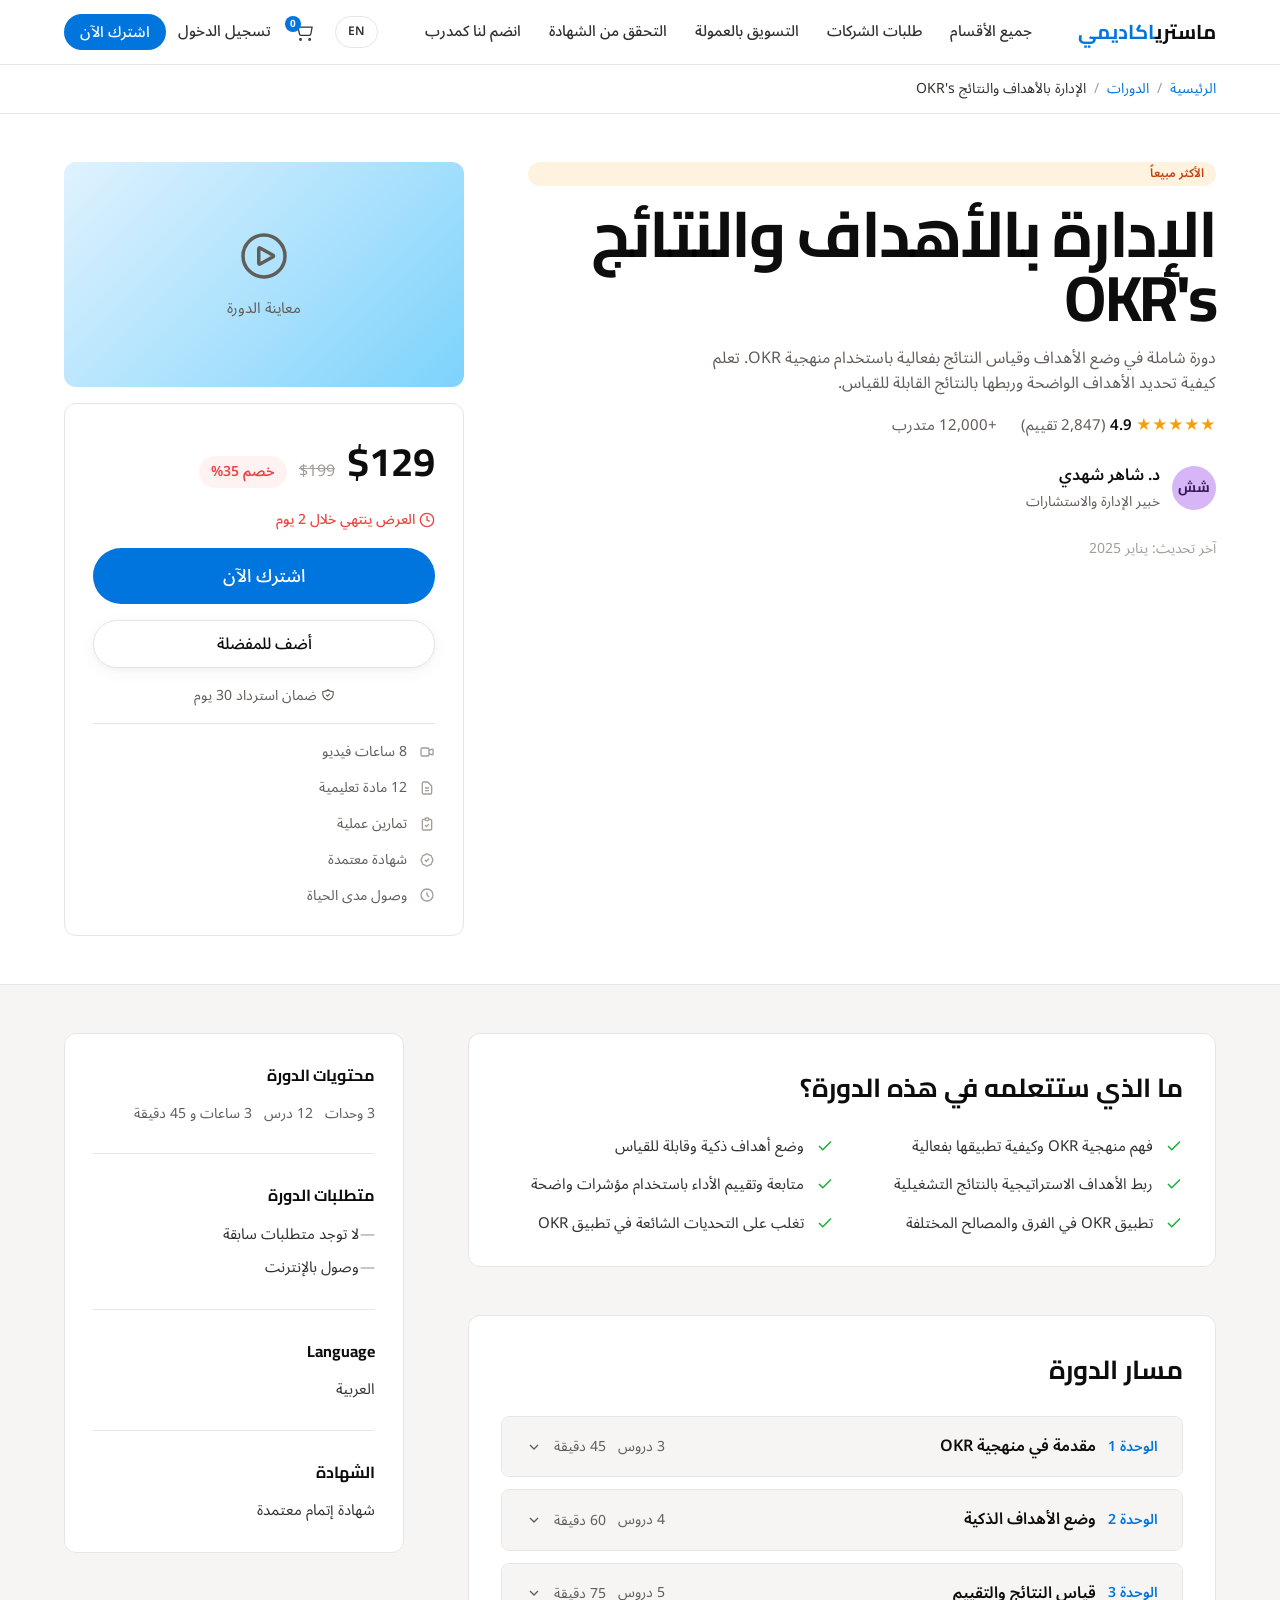
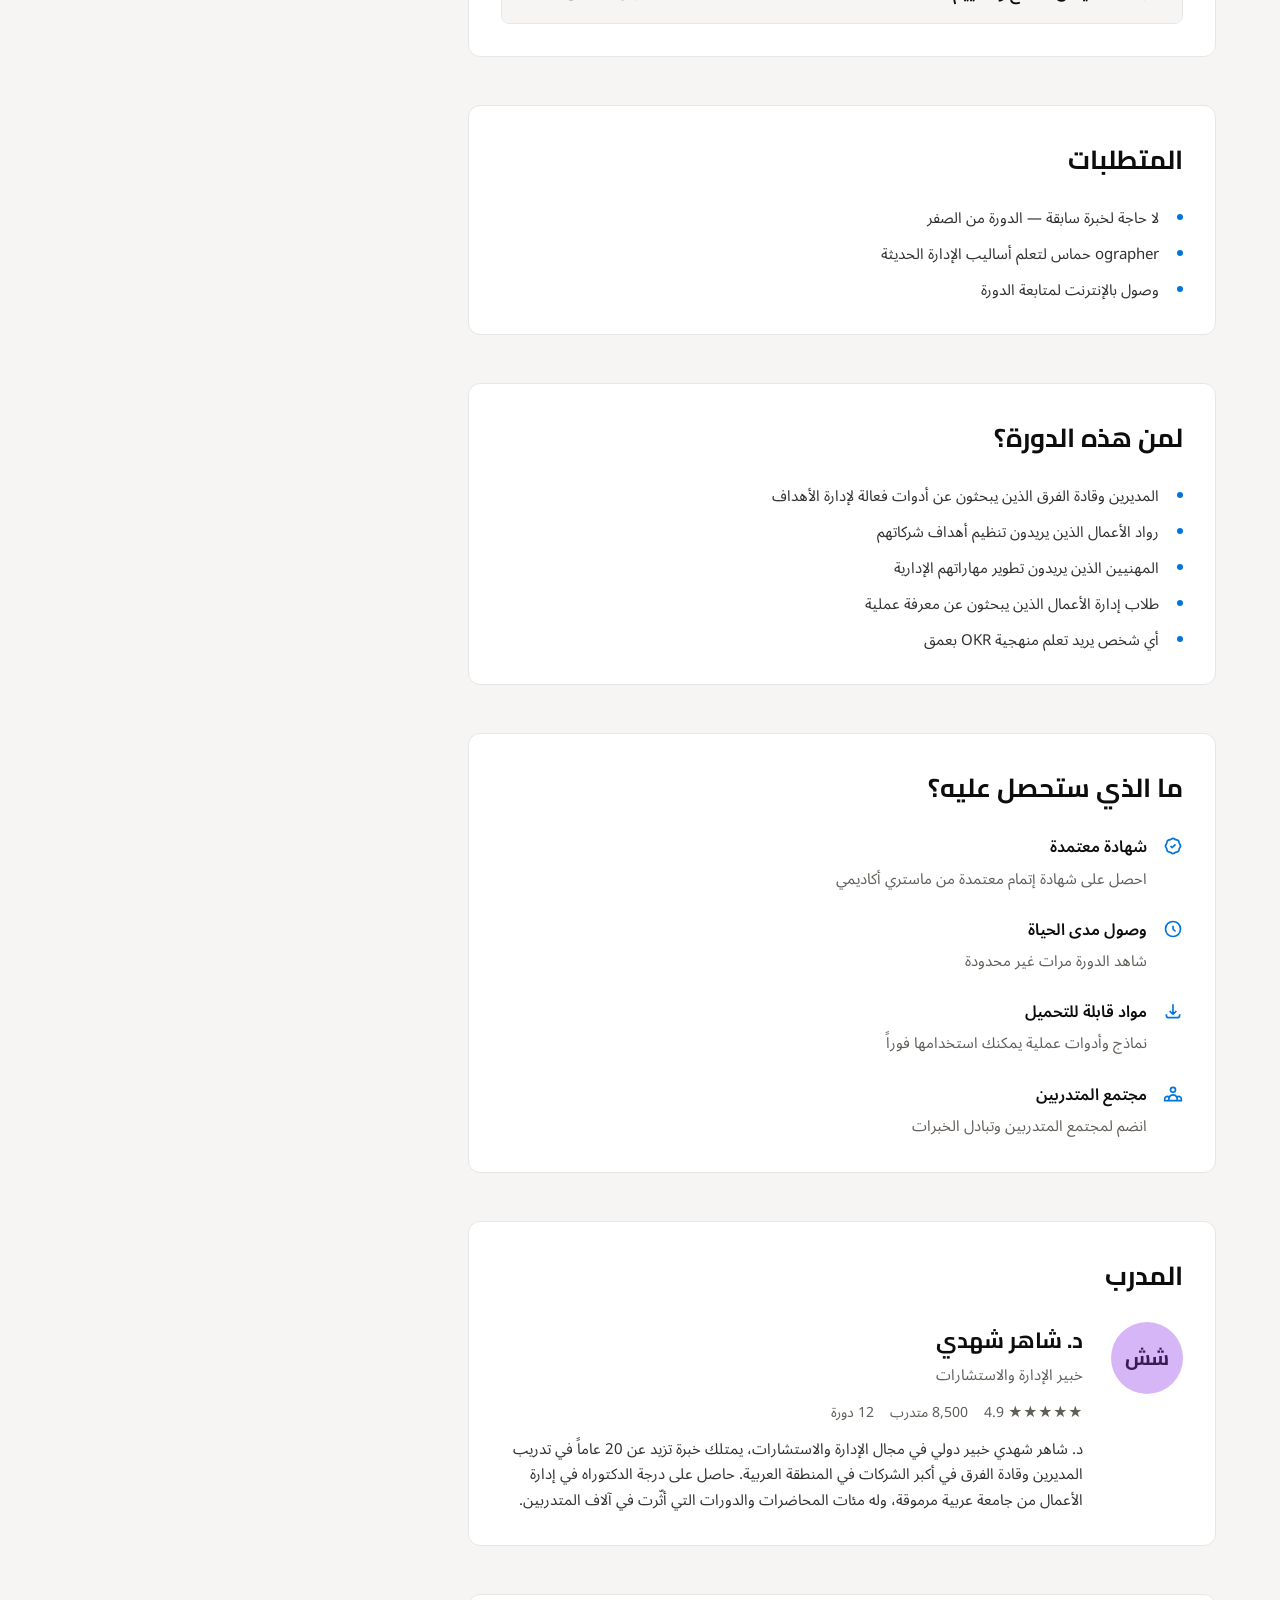
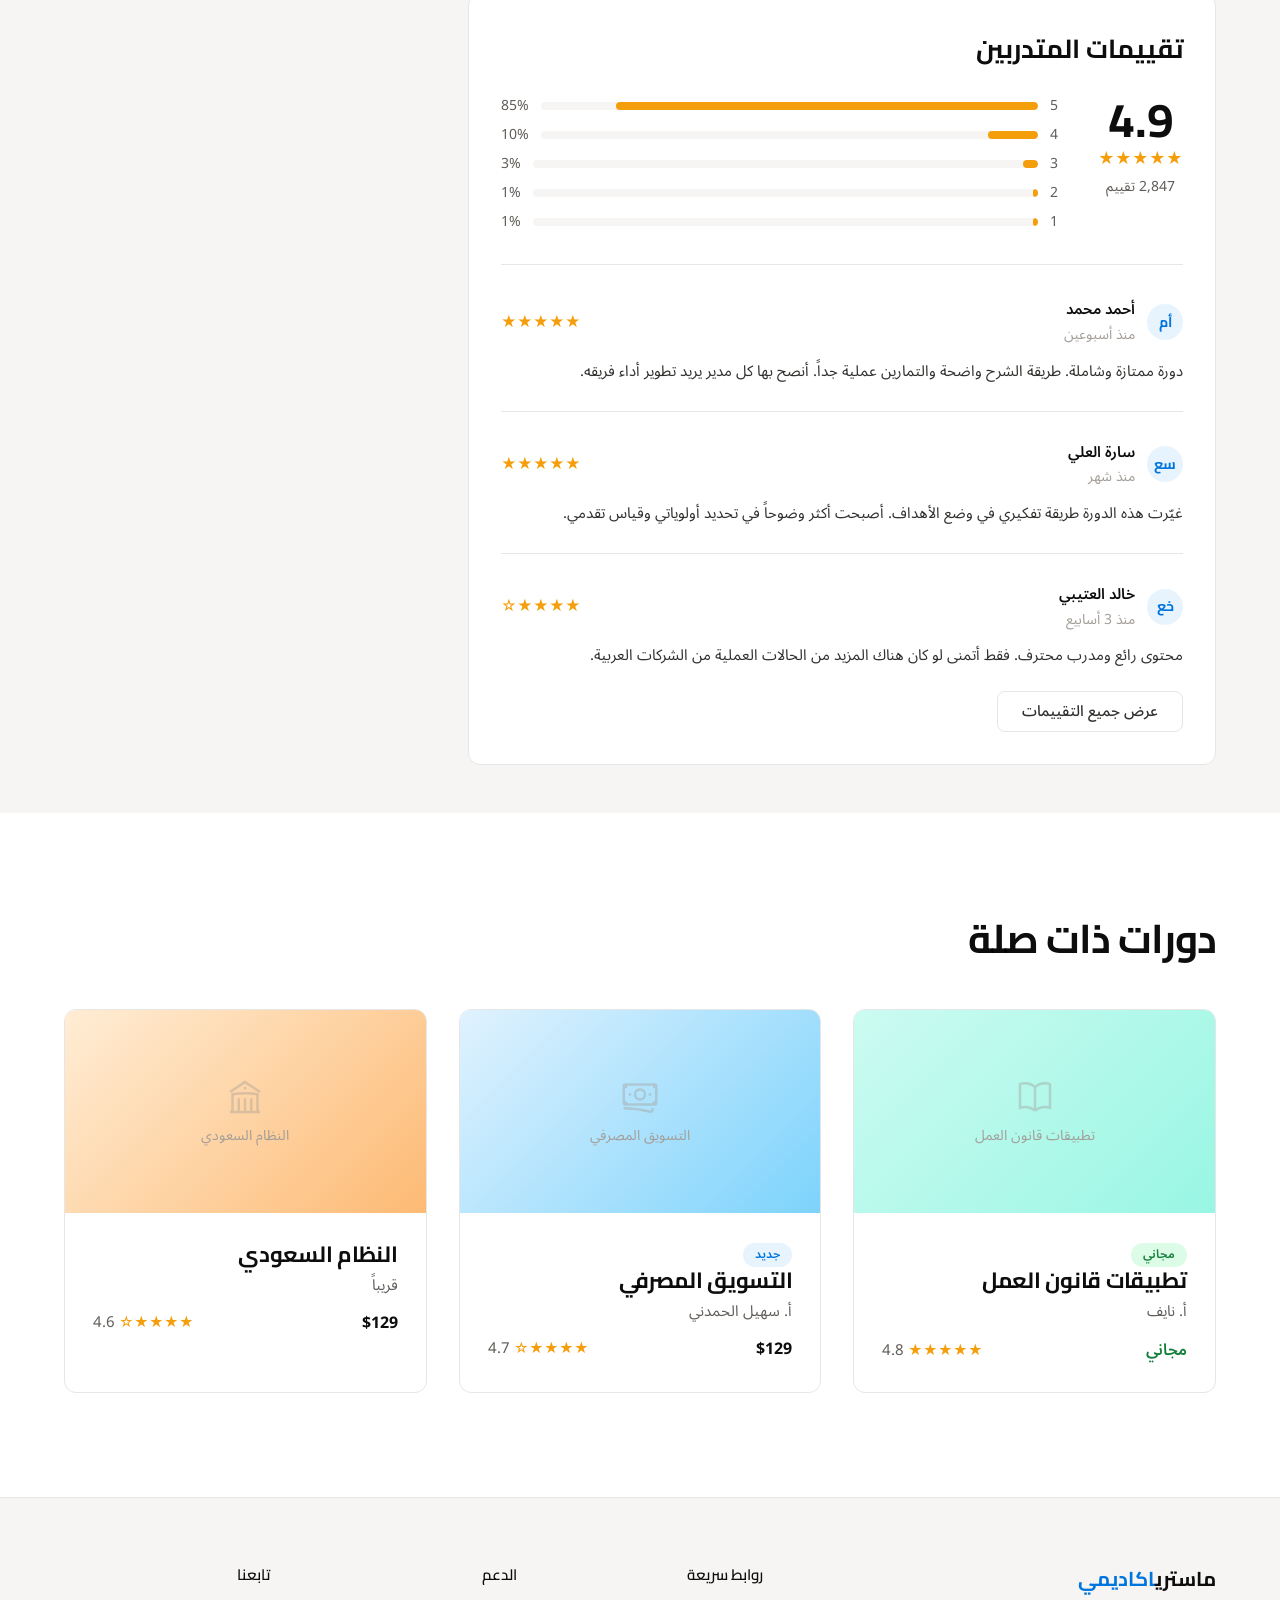
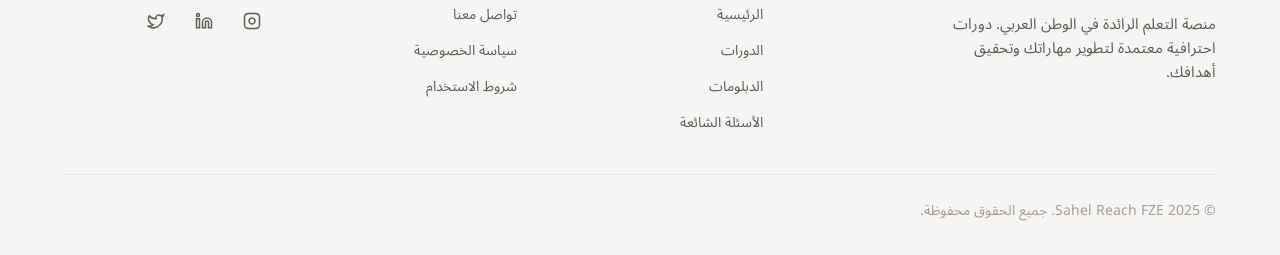
<file: landing_1/course.html>
<!DOCTYPE html>
<html dir="rtl" lang="ar">
<head>
  <meta charset="UTF-8">
  <meta name="viewport" content="width=device-width, initial-scale=1.0">
  <title>الإدارة بالأهداف والنتائج OKR's | ماستري أكاديمي</title>
  <meta name="description" content="دورة الإدارة بالأهداف والنتائج OKR's — تعلم وضع الأهداف وقياس النتائج بفعالية.">
  <link rel="preconnect" href="https://fonts.googleapis.com">
  <link rel="preconnect" href="https://fonts.gstatic.com" crossorigin>
  <link rel="stylesheet" href="css/design-system.css">
  <link rel="stylesheet" href="css/base.css">
  <link rel="stylesheet" href="css/components.css">
  <link rel="stylesheet" href="css/layout.css">
  <link rel="stylesheet" href="css/responsive.css">
  <link rel="stylesheet" href="css/course.css">
</head>
<body>

  <!-- ═══════ NAVIGATION ═══════ -->
  <nav class="nav" role="navigation" aria-label="Main navigation">
    <div class="container nav__inner">
      <a href="index.html" class="nav__brand">
        <span class="ar">ماستري<span class="accent">اكاديمي</span></span>
        <span class="en" style="display:none">Mastery<span class="accent">Academy</span></span>
      </a>
      <div class="nav__links">
        <a href="index.html#courses" class="nav__link ar">جميع الأقسام</a>
        <a href="index.html#courses" class="nav__link en" style="display:none">All Courses</a>
        <a href="index.html#diplomas" class="nav__link ar">طلبات الشركات</a>
        <a href="index.html#diplomas" class="nav__link en" style="display:none">Corporate Training</a>
        <a href="index.html#features" class="nav__link ar">التسويق بالعمولة</a>
        <a href="index.html#features" class="nav__link en" style="display:none">Affiliate</a>
        <a href="index.html#faq" class="nav__link ar">التحقق من الشهادة</a>
        <a href="index.html#faq" class="nav__link en" style="display:none">Verify Certificate</a>
        <a href="index.html#instructor" class="nav__link ar">انضم لنا كمدرب</a>
        <a href="index.html#instructor" class="nav__link en" style="display:none">Teach</a>
      </div>
      <div class="nav__actions">
        <button class="nav__lang-toggle" aria-label="Switch language">EN</button>
        <button class="nav__cart" aria-label="Cart">
          <svg viewBox="0 0 24 24" fill="none" stroke="currentColor" stroke-width="1.5" stroke-linecap="round" stroke-linejoin="round"><circle cx="9" cy="21" r="1"/><circle cx="20" cy="21" r="1"/><path d="M1 1h4l2.68 13.39a2 2 0 0 0 2 1.61h9.72a2 2 0 0 0 2-1.61L23 6H6"/></svg>
          <span class="nav__cart-badge">0</span>
        </button>
        <a href="#" class="nav__link ar">تسجيل الدخول</a>
        <a href="#" class="nav__link en" style="display:none">Sign In</a>
        <a href="#" class="btn btn--primary btn--sm ar">اشترك الآن</a>
        <a href="#" class="btn btn--primary btn--sm en" style="display:none">Join Now</a>
        <button class="nav__hamburger" aria-label="Menu" aria-expanded="false">
          <span></span><span></span><span></span>
        </button>
      </div>
    </div>
    <div class="nav__mobile-overlay">
      <a href="index.html#courses" class="nav__mobile-link ar">جميع الأقسام</a>
      <a href="index.html#courses" class="nav__mobile-link en" style="display:none">All Courses</a>
      <a href="index.html#diplomas" class="nav__mobile-link ar">طلبات الشركات</a>
      <a href="index.html#diplomas" class="nav__mobile-link en" style="display:none">Corporate Training</a>
      <a href="index.html#features" class="nav__mobile-link ar">التسويق بالعمولة</a>
      <a href="index.html#features" class="nav__mobile-link en" style="display:none">Affiliate</a>
      <a href="index.html#faq" class="nav__mobile-link ar">التحقق من الشهادة</a>
      <a href="index.html#faq" class="nav__mobile-link en" style="display:none">Verify Certificate</a>
      <a href="index.html#instructor" class="nav__mobile-link ar">انضم لنا كمدرب</a>
      <a href="index.html#instructor" class="nav__mobile-link en" style="display:none">Teach</a>
      <div class="nav__mobile-actions">
        <a href="#" class="btn btn--primary ar">اشترك الآن</a>
        <a href="#" class="btn btn--primary en" style="display:none">Join Now</a>
        <a href="#" class="btn btn--ghost ar">تسجيل الدخول</a>
        <a href="#" class="btn btn--ghost en" style="display:none">Sign In</a>
      </div>
    </div>
  </nav>


  <!-- ═══════ BREADCRUMBS ═══════ -->
  <div class="breadcrumb-bar">
    <div class="container">
      <nav class="breadcrumb" aria-label="Breadcrumb">
        <a href="index.html" class="breadcrumb__link ar">الرئيسية</a>
        <a href="index.html" class="breadcrumb__link en" style="display:none">Home</a>
        <span class="breadcrumb__sep">/</span>
        <a href="index.html#courses" class="breadcrumb__link ar">الدورات</a>
        <a href="index.html#courses" class="breadcrumb__link en" style="display:none">Courses</a>
        <span class="breadcrumb__sep">/</span>
        <span class="breadcrumb__current ar">الإدارة بالأهداف والنتائج OKR's</span>
        <span class="breadcrumb__current en" style="display:none">OKR-Based Goal Management</span>
      </nav>
    </div>
  </div>


  <!-- ═══════ COURSE HERO ═══════ -->
  <section class="course-hero">
    <div class="container course-hero__inner">
      <div class="course-hero__info">
        <span class="badge badge--bestseller ar">الأكثر مبيعاً</span>
        <span class="badge badge--bestseller en" style="display:none">Bestseller</span>
        <h1 class="course-hero__title ar">الإدارة بالأهداف والنتائج OKR's</h1>
        <h1 class="course-hero__title en" style="display:none">OKR-Based Goal Management</h1>
        <p class="course-hero__desc ar">دورة شاملة في وضع الأهداف وقياس النتائج بفعالية باستخدام منهجية OKR. تعلم كيفية تحديد الأهداف الواضحة وربطها بالنتائج القابلة للقياس.</p>
        <p class="course-hero__desc en" style="display:none">A comprehensive course in setting goals and measuring results effectively using the OKR methodology. Learn how to set clear goals and link them to measurable outcomes.</p>
        <div class="course-hero__meta">
          <div class="course-hero__rating">
            <span class="course-hero__stars">★★★★★</span>
            <span class="course-hero__rating-value">4.9</span>
            <span class="course-hero__rating-count ar">(2,847 تقييم)</span>
            <span class="course-hero__rating-count en" style="display:none">(2,847 ratings)</span>
          </div>
          <span class="course-hero__students ar">+12,000 متدرب</span>
          <span class="course-hero__students en" style="display:none">+12,000 students</span>
        </div>
        <div class="course-hero__instructor">
          <div class="course-hero__avatar">شش</div>
          <div>
            <span class="course-hero__instructor-name ar">د. شاهر شهدي</span>
            <span class="course-hero__instructor-name en" style="display:none">Dr. Shahir Shahidi</span>
            <span class="course-hero__instructor-role ar">خبير الإدارة والاستشارات</span>
            <span class="course-hero__instructor-role en" style="display:none">Management & Consulting Expert</span>
          </div>
        </div>
        <div class="course-hero__update ar">آخر تحديث: يناير 2025</div>
        <div class="course-hero__update en" style="display:none">Last updated: January 2025</div>
      </div>

      <div class="course-hero__preview">
        <div class="course-hero__video">
          <div class="course-hero__video-placeholder">
            <svg viewBox="0 0 24 24" fill="none" stroke="currentColor" stroke-width="1.5"><path d="M21 12a9 9 0 11-18 0 9 9 0 0118 0z"/><path d="M15.91 11.672a.375.375 0 010 .656l-5.603 3.113a.375.375 0 01-.557-.328V8.887c0-.286.307-.466.557-.327l5.603 3.112z"/></svg>
            <span class="ar">معاينة الدورة</span>
            <span class="en" style="display:none">Preview Course</span>
          </div>
        </div>
        <div class="course-hero__card">
          <div class="course-hero__price">
            <span class="course-hero__price-current">$129</span>
            <span class="course-hero__price-original">$199</span>
            <span class="course-hero__discount ar">خصم 35%</span>
            <span class="course-hero__discount en" style="display:none">35% Off</span>
          </div>
          <div class="course-hero__timer ar">
            <svg width="16" height="16" viewBox="0 0 24 24" fill="none" stroke="currentColor" stroke-width="2"><circle cx="12" cy="12" r="10"/><polyline points="12 6 12 12 16 14"/></svg>
            العرض ينتهي خلال 2 يوم
          </div>
          <div class="course-hero__timer en" style="display:none">
            <svg width="16" height="16" viewBox="0 0 24 24" fill="none" stroke="currentColor" stroke-width="2"><circle cx="12" cy="12" r="10"/><polyline points="12 6 12 12 16 14"/></svg>
            Offer ends in 2 days
          </div>
          <a href="#" class="btn btn--primary btn--lg course-hero__cta ar">اشترك الآن</a>
          <a href="#" class="btn btn--primary btn--lg course-hero__cta en" style="display:none">Subscribe Now</a>
          <a href="#" class="btn btn--secondary course-hero__wishlist ar">أضف للمفضلة</a>
          <a href="#" class="btn btn--secondary course-hero__wishlist en" style="display:none">Add to Wishlist</a>
          <div class="course-hero__guarantee ar">
            <svg width="14" height="14" viewBox="0 0 24 24" fill="none" stroke="currentColor" stroke-width="2"><path d="M9 12l2 2 4-4m5.618-4.016A11.955 11.955 0 0112 2.944a11.955 11.955 0 01-8.618 3.04A12.02 12.02 0 003 9c0 5.591 3.824 10.29 9 11.622 5.176-1.332 9-6.03 9-11.622 0-1.042-.133-2.052-.382-3.016z"/></svg>
            ضمان استرداد 30 يوم
          </div>
          <div class="course-hero__guarantee en" style="display:none">
            <svg width="14" height="14" viewBox="0 0 24 24" fill="none" stroke="currentColor" stroke-width="2"><path d="M9 12l2 2 4-4m5.618-4.016A11.955 11.955 0 0112 2.944a11.955 11.955 0 01-8.618 3.04A12.02 12.02 0 003 9c0 5.591 3.824 10.29 9 11.622 5.176-1.332 9-6.03 9-11.622 0-1.042-.133-2.052-.382-3.016z"/></svg>
            30-day money-back guarantee
          </div>
          <div class="course-hero__features ar">
            <div class="course-hero__feature">
              <svg width="16" height="16" viewBox="0 0 24 24" fill="none" stroke="currentColor" stroke-width="2"><path d="M15 10l4.553-2.276A1 1 0 0121 8.618v6.764a1 1 0 01-1.447.894L15 14M5 18h8a2 2 0 002-2V8a2 2 0 00-2-2H5a2 2 0 00-2 2v8a2 2 0 002 2z"/></svg>
              <span>8 ساعات فيديو</span>
            </div>
            <div class="course-hero__feature">
              <svg width="16" height="16" viewBox="0 0 24 24" fill="none" stroke="currentColor" stroke-width="2"><path d="M9 12h6m-6 4h6m2 5H7a2 2 0 01-2-2V5a2 2 0 012-2h5.586a1 1 0 01.707.293l5.414 5.414a1 1 0 01.293.707V19a2 2 0 01-2 2z"/></svg>
              <span>12 مادة تعليمية</span>
            </div>
            <div class="course-hero__feature">
              <svg width="16" height="16" viewBox="0 0 24 24" fill="none" stroke="currentColor" stroke-width="2"><path d="M9 5H7a2 2 0 00-2 2v12a2 2 0 002 2h10a2 2 0 002-2V7a2 2 0 00-2-2h-2M9 5a2 2 0 002 2h2a2 2 0 002-2M9 5a2 2 0 012-2h2a2 2 0 012 2m-6 9l2 2 4-4"/></svg>
              <span>تمارين عملية</span>
            </div>
            <div class="course-hero__feature">
              <svg width="16" height="16" viewBox="0 0 24 24" fill="none" stroke="currentColor" stroke-width="2"><path d="M9 12l2 2 4-4M7.835 4.697a3.42 3.42 0 001.946-.806 3.42 3.42 0 014.438 0 3.42 3.42 0 001.946.806 3.42 3.42 0 013.138 3.138 3.42 3.42 0 00.806 1.946 3.42 3.42 0 010 4.438 3.42 3.42 0 00-.806 1.946 3.42 3.42 0 01-3.138 3.138 3.42 3.42 0 00-1.946.806 3.42 3.42 0 01-4.438 0 3.42 3.42 0 00-1.946-.806 3.42 3.42 0 01-3.138-3.138 3.42 3.42 0 00-.806-1.946 3.42 3.42 0 010-4.438 3.42 3.42 0 00.806-1.946 3.42 3.42 0 013.138-3.138z"/></svg>
              <span>شهادة معتمدة</span>
            </div>
            <div class="course-hero__feature">
              <svg width="16" height="16" viewBox="0 0 24 24" fill="none" stroke="currentColor" stroke-width="2"><path d="M12 8v4l3 3m6-3a9 9 0 11-18 0 9 9 0 0118 0z"/></svg>
              <span>وصول مدى الحياة</span>
            </div>
          </div>
          <div class="course-hero__features en" style="display:none">
            <div class="course-hero__feature">
              <svg width="16" height="16" viewBox="0 0 24 24" fill="none" stroke="currentColor" stroke-width="2"><path d="M15 10l4.553-2.276A1 1 0 0121 8.618v6.764a1 1 0 01-1.447.894L15 14M5 18h8a2 2 0 002-2V8a2 2 0 00-2-2H5a2 2 0 00-2 2v8a2 2 0 002 2z"/></svg>
              <span>8 hours of video</span>
            </div>
            <div class="course-hero__feature">
              <svg width="16" height="16" viewBox="0 0 24 24" fill="none" stroke="currentColor" stroke-width="2"><path d="M9 12h6m-6 4h6m2 5H7a2 2 0 01-2-2V5a2 2 0 012-2h5.586a1 1 0 01.707.293l5.414 5.414a1 1 0 01.293.707V19a2 2 0 01-2 2z"/></svg>
              <span>12 lessons</span>
            </div>
            <div class="course-hero__feature">
              <svg width="16" height="16" viewBox="0 0 24 24" fill="none" stroke="currentColor" stroke-width="2"><path d="M9 5H7a2 2 0 00-2 2v12a2 2 0 002 2h10a2 2 0 002-2V7a2 2 0 00-2-2h-2M9 5a2 2 0 002 2h2a2 2 0 002-2M9 5a2 2 0 012-2h2a2 2 0 012 2m-6 9l2 2 4-4"/></svg>
              <span>Practical exercises</span>
            </div>
            <div class="course-hero__feature">
              <svg width="16" height="16" viewBox="0 0 24 24" fill="none" stroke="currentColor" stroke-width="2"><path d="M9 12l2 2 4-4M7.835 4.697a3.42 3.42 0 001.946-.806 3.42 3.42 0 014.438 0 3.42 3.42 0 001.946.806 3.42 3.42 0 013.138 3.138 3.42 3.42 0 00.806 1.946 3.42 3.42 0 010 4.438 3.42 3.42 0 00-.806 1.946 3.42 3.42 0 01-3.138 3.138 3.42 3.42 0 00-1.946.806 3.42 3.42 0 01-4.438 0 3.42 3.42 0 00-1.946-.806 3.42 3.42 0 01-3.138-3.138 3.42 3.42 0 00-.806-1.946 3.42 3.42 0 010-4.438 3.42 3.42 0 00.806-1.946 3.42 3.42 0 013.138-3.138z"/></svg>
              <span>Certificate included</span>
            </div>
            <div class="course-hero__feature">
              <svg width="16" height="16" viewBox="0 0 24 24" fill="none" stroke="currentColor" stroke-width="2"><path d="M12 8v4l3 3m6-3a9 9 0 11-18 0 9 9 0 0118 0z"/></svg>
              <span>Lifetime access</span>
            </div>
          </div>
        </div>
      </div>
    </div>
  </section>


  <!-- ═══════ COURSE CONTENT (sticky sidebar layout) ═══════ -->
  <section class="course-content">
    <div class="container course-content__inner">

      <!-- ── Main Content ── -->
      <div class="course-content__main">

        <!-- What You'll Learn -->
        <div class="course-block animate-in">
          <h2 class="course-block__title ar">ما الذي ستتعلمه في هذه الدورة؟</h2>
          <h2 class="course-block__title en" style="display:none">What You'll Learn</h2>
          <div class="course-learn-grid ar">
            <div class="course-learn-item">
              <svg width="18" height="18" viewBox="0 0 24 24" fill="none" stroke="currentColor" stroke-width="2"><polyline points="20 6 9 17 4 12"/></svg>
              <span>فهم منهجية OKR وكيفية تطبيقها بفعالية</span>
            </div>
            <div class="course-learn-item">
              <svg width="18" height="18" viewBox="0 0 24 24" fill="none" stroke="currentColor" stroke-width="2"><polyline points="20 6 9 17 4 12"/></svg>
              <span>وضع أهداف ذكية وقابلة للقياس</span>
            </div>
            <div class="course-learn-item">
              <svg width="18" height="18" viewBox="0 0 24 24" fill="none" stroke="currentColor" stroke-width="2"><polyline points="20 6 9 17 4 12"/></svg>
              <span>ربط الأهداف الاستراتيجية بالنتائج التشغيلية</span>
            </div>
            <div class="course-learn-item">
              <svg width="18" height="18" viewBox="0 0 24 24" fill="none" stroke="currentColor" stroke-width="2"><polyline points="20 6 9 17 4 12"/></svg>
              <span>متابعة وتقييم الأداء باستخدام مؤشرات واضحة</span>
            </div>
            <div class="course-learn-item">
              <svg width="18" height="18" viewBox="0 0 24 24" fill="none" stroke="currentColor" stroke-width="2"><polyline points="20 6 9 17 4 12"/></svg>
              <span>تطبيق OKR في الفرق والمصالح المختلفة</span>
            </div>
            <div class="course-learn-item">
              <svg width="18" height="18" viewBox="0 0 24 24" fill="none" stroke="currentColor" stroke-width="2"><polyline points="20 6 9 17 4 12"/></svg>
              <span>تغلب على التحديات الشائعة في تطبيق OKR</span>
            </div>
          </div>
          <div class="course-learn-grid en" style="display:none">
            <div class="course-learn-item">
              <svg width="18" height="18" viewBox="0 0 24 24" fill="none" stroke="currentColor" stroke-width="2"><polyline points="20 6 9 17 4 12"/></svg>
              <span>Understand OKR methodology and how to apply it effectively</span>
            </div>
            <div class="course-learn-item">
              <svg width="18" height="18" viewBox="0 0 24 24" fill="none" stroke="currentColor" stroke-width="2"><polyline points="20 6 9 17 4 12"/></svg>
              <span>Set smart, measurable goals</span>
            </div>
            <div class="course-learn-item">
              <svg width="18" height="18" viewBox="0 0 24 24" fill="none" stroke="currentColor" stroke-width="2"><polyline points="20 6 9 17 4 12"/></svg>
              <span>Link strategic goals with operational outcomes</span>
            </div>
            <div class="course-learn-item">
              <svg width="18" height="18" viewBox="0 0 24 24" fill="none" stroke="currentColor" stroke-width="2"><polyline points="20 6 9 17 4 12"/></svg>
              <span>Track and evaluate performance with clear indicators</span>
            </div>
            <div class="course-learn-item">
              <svg width="18" height="18" viewBox="0 0 24 24" fill="none" stroke="currentColor" stroke-width="2"><polyline points="20 6 9 17 4 12"/></svg>
              <span>Apply OKR across teams and departments</span>
            </div>
            <div class="course-learn-item">
              <svg width="18" height="18" viewBox="0 0 24 24" fill="none" stroke="currentColor" stroke-width="2"><polyline points="20 6 9 17 4 12"/></svg>
              <span>Overcome common challenges in OKR implementation</span>
            </div>
          </div>
        </div>

        <!-- Course Roadmap / Curriculum -->
        <div class="course-block animate-in">
          <h2 class="course-block__title ar">مسار الدورة</h2>
          <h2 class="course-block__title en" style="display:none">Course Roadmap</h2>
          <div class="course-curriculum">
            <div class="curriculum__module">
              <button class="curriculum__header">
                <div class="curriculum__header-info">
                  <span class="curriculum__module-num ar">الوحدة 1</span>
                  <span class="curriculum__module-num en" style="display:none">Module 1</span>
                  <span class="curriculum__module-title ar">مقدمة في منهجية OKR</span>
                  <span class="curriculum__module-title en" style="display:none">Introduction to OKR Methodology</span>
                </div>
                <div class="curriculum__header-meta">
                  <span class="ar">3 دروس</span>
                  <span class="en" style="display:none">3 lessons</span>
                  <span>45 دقيقة</span>
                  <svg class="curriculum__icon" viewBox="0 0 24 24" fill="none" stroke="currentColor" stroke-width="2"><polyline points="6 9 12 15 18 9"/></svg>
                </div>
              </button>
              <div class="curriculum__body">
                <div class="curriculum__lesson">
                  <svg width="16" height="16" viewBox="0 0 24 24" fill="none" stroke="currentColor" stroke-width="2"><path d="M15 10l4.553-2.276A1 1 0 0121 8.618v6.764a1 1 0 01-1.447.894L15 14M5 18h8a2 2 0 002-2V8a2 2 0 00-2-2H5a2 2 0 00-2 2v8a2 2 0 002 2z"/></svg>
                  <span class="ar">ما هو OKR؟</span>
                  <span class="en" style="display:none">What is OKR?</span>
                  <span class="curriculum__duration">15 دقيقة</span>
                  <svg class="curriculum__play" width="16" height="16" viewBox="0 0 24 24" fill="none" stroke="currentColor" stroke-width="2"><polygon points="5 3 19 12 5 21 5 3"/></svg>
                </div>
                <div class="curriculum__lesson">
                  <svg width="16" height="16" viewBox="0 0 24 24" fill="none" stroke="currentColor" stroke-width="2"><path d="M15 10l4.553-2.276A1 1 0 0121 8.618v6.764a1 1 0 01-1.447.894L15 14M5 18h8a2 2 0 002-2V8a2 2 0 00-2-2H5a2 2 0 00-2 2v8a2 2 0 002 2z"/></svg>
                  <span class="ar">تاريخ تطور إدارة الأهداف</span>
                  <span class="en" style="display:none">History of Goal Management</span>
                  <span class="curriculum__duration">15 دقيقة</span>
                  <svg class="curriculum__play" width="16" height="16" viewBox="0 0 24 24" fill="none" stroke="currentColor" stroke-width="2"><polygon points="5 3 19 12 5 21 5 3"/></svg>
                </div>
                <div class="curriculum__lesson">
                  <svg width="16" height="16" viewBox="0 0 24 24" fill="none" stroke="currentColor" stroke-width="2"><path d="M9 5H7a2 2 0 00-2 2v12a2 2 0 002 2h10a2 2 0 002-2V7a2 2 0 00-2-2h-2M9 5a2 2 0 002 2h2a2 2 0 002-2M9 5a2 2 0 012-2h2a2 2 0 012 2"/></svg>
                  <span class="ar">تمرين: تحديد أهدافك الأولى</span>
                  <span class="en" style="display:none">Exercise: Define Your First Goals</span>
                  <span class="curriculum__duration">15 دقيقة</span>
                  <svg class="curriculum__play" width="16" height="16" viewBox="0 0 24 24" fill="none" stroke="currentColor" stroke-width="2"><polygon points="5 3 19 12 5 21 5 3"/></svg>
                </div>
              </div>
            </div>

            <div class="curriculum__module">
              <button class="curriculum__header">
                <div class="curriculum__header-info">
                  <span class="curriculum__module-num ar">الوحدة 2</span>
                  <span class="curriculum__module-num en" style="display:none">Module 2</span>
                  <span class="curriculum__module-title ar">وضع الأهداف الذكية</span>
                  <span class="curriculum__module-title en" style="display:none">Setting Smart Goals</span>
                </div>
                <div class="curriculum__header-meta">
                  <span class="ar">4 دروس</span>
                  <span class="en" style="display:none">4 lessons</span>
                  <span>60 دقيقة</span>
                  <svg class="curriculum__icon" viewBox="0 0 24 24" fill="none" stroke="currentColor" stroke-width="2"><polyline points="6 9 12 15 18 9"/></svg>
                </div>
              </button>
              <div class="curriculum__body">
                <div class="curriculum__lesson">
                  <svg width="16" height="16" viewBox="0 0 24 24" fill="none" stroke="currentColor" stroke-width="2"><path d="M15 10l4.553-2.276A1 1 0 0121 8.618v6.764a1 1 0 01-1.447.894L15 14M5 18h8a2 2 0 002-2V8a2 2 0 00-2-2H5a2 2 0 00-2 2v8a2 2 0 002 2z"/></svg>
                  <span class="ar">المعيار الأول: الوضوح</span>
                  <span class="en" style="display:none">Criterion 1: Clarity</span>
                  <span class="curriculum__duration">15 دقيقة</span>
                  <svg class="curriculum__play" width="16" height="16" viewBox="0 0 24 24" fill="none" stroke="currentColor" stroke-width="2"><polygon points="5 3 19 12 5 21 5 3"/></svg>
                </div>
                <div class="curriculum__lesson">
                  <svg width="16" height="16" viewBox="0 0 24 24" fill="none" stroke="currentColor" stroke-width="2"><path d="M15 10l4.553-2.276A1 1 0 0121 8.618v6.764a1 1 0 01-1.447.894L15 14M5 18h8a2 2 0 002-2V8a2 2 0 00-2-2H5a2 2 0 00-2 2v8a2 2 0 002 2z"/></svg>
                  <span class="ar">المعيار الثاني: القابلية للقياس</span>
                  <span class="en" style="display:none">Criterion 2: Measurability</span>
                  <span class="curriculum__duration">15 دقيقة</span>
                  <svg class="curriculum__play" width="16" height="16" viewBox="0 0 24 24" fill="none" stroke="currentColor" stroke-width="2"><polygon points="5 3 19 12 5 21 5 3"/></svg>
                </div>
                <div class="curriculum__lesson">
                  <svg width="16" height="16" viewBox="0 0 24 24" fill="none" stroke="currentColor" stroke-width="2"><path d="M15 10l4.553-2.276A1 1 0 0121 8.618v6.764a1 1 0 01-1.447.894L15 14M5 18h8a2 2 0 002-2V8a2 2 0 00-2-2H5a2 2 0 00-2 2v8a2 2 0 002 2z"/></svg>
                  <span class="ar">المعيار الثالث: القابلية للتحقيق</span>
                  <span class="en" style="display:none">Criterion 3: Achievability</span>
                  <span class="curriculum__duration">15 دقيقة</span>
                  <svg class="curriculum__play" width="16" height="16" viewBox="0 0 24 24" fill="none" stroke="currentColor" stroke-width="2"><polygon points="5 3 19 12 5 21 5 3"/></svg>
                </div>
                <div class="curriculum__lesson">
                  <svg width="16" height="16" viewBox="0 0 24 24" fill="none" stroke="currentColor" stroke-width="2"><path d="M9 5H7a2 2 0 00-2 2v12a2 2 0 002 2h10a2 2 0 002-2V7a2 2 0 00-2-2h-2M9 5a2 2 0 002 2h2a2 2 0 002-2M9 5a2 2 0 012-2h2a2 2 0 012 2"/></svg>
                  <span class="ar">تمرين: كتابة أهداف ذكية</span>
                  <span class="en" style="display:none">Exercise: Writing Smart Goals</span>
                  <span class="curriculum__duration">15 دقيقة</span>
                  <svg class="curriculum__play" width="16" height="16" viewBox="0 0 24 24" fill="none" stroke="currentColor" stroke-width="2"><polygon points="5 3 19 12 5 21 5 3"/></svg>
                </div>
              </div>
            </div>

            <div class="curriculum__module">
              <button class="curriculum__header">
                <div class="curriculum__header-info">
                  <span class="curriculum__module-num ar">الوحدة 3</span>
                  <span class="curriculum__module-num en" style="display:none">Module 3</span>
                  <span class="curriculum__module-title ar">قياس النتائج والتقييم</span>
                  <span class="curriculum__module-title en" style="display:none">Measuring Results & Evaluation</span>
                </div>
                <div class="curriculum__header-meta">
                  <span class="ar">5 دروس</span>
                  <span class="en" style="display:none">5 lessons</span>
                  <span>75 دقيقة</span>
                  <svg class="curriculum__icon" viewBox="0 0 24 24" fill="none" stroke="currentColor" stroke-width="2"><polyline points="6 9 12 15 18 9"/></svg>
                </div>
              </button>
              <div class="curriculum__body">
                <div class="curriculum__lesson">
                  <svg width="16" height="16" viewBox="0 0 24 24" fill="none" stroke="currentColor" stroke-width="2"><path d="M15 10l4.553-2.276A1 1 0 0121 8.618v6.764a1 1 0 01-1.447.894L15 14M5 18h8a2 2 0 002-2V8a2 2 0 00-2-2H5a2 2 0 00-2 2v8a2 2 0 002 2z"/></svg>
                  <span class="ar">مؤشرات الأداء الرئيسية (KPIs)</span>
                  <span class="en" style="display:none">Key Performance Indicators (KPIs)</span>
                  <span class="curriculum__duration">15 دقيقة</span>
                  <svg class="curriculum__play" width="16" height="16" viewBox="0 0 24 24" fill="none" stroke="currentColor" stroke-width="2"><polygon points="5 3 19 12 5 21 5 3"/></svg>
                </div>
                <div class="curriculum__lesson">
                  <svg width="16" height="16" viewBox="0 0 24 24" fill="none" stroke="currentColor" stroke-width="2"><path d="M15 10l4.553-2.276A1 1 0 0121 8.618v6.764a1 1 0 01-1.447.894L15 14M5 18h8a2 2 0 002-2V8a2 2 0 00-2-2H5a2 2 0 00-2 2v8a2 2 0 002 2z"/></svg>
                  <span class="ar">أدوات قياس النتائج</span>
                  <span class="en" style="display:none">Results Measurement Tools</span>
                  <span class="curriculum__duration">15 دقيقة</span>
                  <svg class="curriculum__play" width="16" height="16" viewBox="0 0 24 24" fill="none" stroke="currentColor" stroke-width="2"><polygon points="5 3 19 12 5 21 5 3"/></svg>
                </div>
                <div class="curriculum__lesson">
                  <svg width="16" height="16" viewBox="0 0 24 24" fill="none" stroke="currentColor" stroke-width="2"><path d="M15 10l4.553-2.276A1 1 0 0121 8.618v6.764a1 1 0 01-1.447.894L15 14M5 18h8a2 2 0 002-2V8a2 2 0 00-2-2H5a2 2 0 00-2 2v8a2 2 0 002 2z"/></svg>
                  <span class="ar">تقرير الأداء الدوري</span>
                  <span class="en" style="display:none">Periodic Performance Reports</span>
                  <span class="curriculum__duration">15 دقيقة</span>
                  <svg class="curriculum__play" width="16" height="16" viewBox="0 0 24 24" fill="none" stroke="currentColor" stroke-width="2"><polygon points="5 3 19 12 5 21 5 3"/></svg>
                </div>
                <div class="curriculum__lesson">
                  <svg width="16" height="16" viewBox="0 0 24 24" fill="none" stroke="currentColor" stroke-width="2"><path d="M15 10l4.553-2.276A1 1 0 0121 8.618v6.764a1 1 0 01-1.447.894L15 14M5 18h8a2 2 0 002-2V8a2 2 0 00-2-2H5a2 2 0 00-2 2v8a2 2 0 002 2z"/></svg>
                  <span class="ar">مراجعة الأداء وتعديل المسار</span>
                  <span class="en" style="display:none">Performance Review & Course Correction</span>
                  <span class="curriculum__duration">15 دقيقة</span>
                  <svg class="curriculum__play" width="16" height="16" viewBox="0 0 24 24" fill="none" stroke="currentColor" stroke-width="2"><polygon points="5 3 19 12 5 21 5 3"/></svg>
                </div>
                <div class="curriculum__lesson">
                  <svg width="16" height="16" viewBox="0 0 24 24" fill="none" stroke="currentColor" stroke-width="2"><path d="M9 5H7a2 2 0 00-2 2v12a2 2 0 002 2h10a2 2 0 002-2V7a2 2 0 00-2-2h-2M9 5a2 2 0 002 2h2a2 2 0 002-2M9 5a2 2 0 012-2h2a2 2 0 012 2"/></svg>
                  <span class="ar">تمرين: بناء لوحة متابعة OKR</span>
                  <span class="en" style="display:none">Exercise: Build an OKR Dashboard</span>
                  <span class="curriculum__duration">15 دقيقة</span>
                  <svg class="curriculum__play" width="16" height="16" viewBox="0 0 24 24" fill="none" stroke="currentColor" stroke-width="2"><polygon points="5 3 19 12 5 21 5 3"/></svg>
                </div>
              </div>
            </div>
          </div>
        </div>

        <!-- Requirements -->
        <div class="course-block animate-in">
          <h2 class="course-block__title ar">المتطلبات</h2>
          <h2 class="course-block__title en" style="display:none">Requirements</h2>
          <ul class="course-list ar">
            <li>لا حاجة لخبرة سابقة — الدورة من الصفر</li>
            <li>ographer حماس لتعلم أساليب الإدارة الحديثة</li>
            <li>وصول بالإنترنت لمتابعة الدورة</li>
          </ul>
          <ul class="course-list en" style="display:none">
            <li>No prior experience needed — course starts from zero</li>
            <li>Enthusiasm to learn modern management techniques</li>
            <li>Internet access to follow the course</li>
          </ul>
        </div>

        <!-- Target Students -->
        <div class="course-block animate-in">
          <h2 class="course-block__title ar">لمن هذه الدورة؟</h2>
          <h2 class="course-block__title en" style="display:none">Who Is This Course For?</h2>
          <ul class="course-list ar">
            <li>المديرين وقادة الفرق الذين يبحثون عن أدوات فعالة لإدارة الأهداف</li>
            <li>رواد الأعمال الذين يريدون تنظيم أهداف شركاتهم</li>
            <li>المهنيين الذين يريدون تطوير مهاراتهم الإدارية</li>
            <li>طلاب إدارة الأعمال الذين يبحثون عن معرفة عملية</li>
            <li>أي شخص يريد تعلم منهجية OKR بعمق</li>
          </ul>
          <ul class="course-list en" style="display:none">
            <li>Managers and team leaders looking for effective goal management tools</li>
            <li>Entrepreneurs who want to organize their company goals</li>
            <li>Professionals looking to develop their management skills</li>
            <li>Business administration students seeking practical knowledge</li>
            <li>Anyone who wants to deeply learn the OKR methodology</li>
          </ul>
        </div>

        <!-- Outcomes -->
        <div class="course-block animate-in">
          <h2 class="course-block__title ar">ما الذي ستحصل عليه؟</h2>
          <h2 class="course-block__title en" style="display:none">What Will You Get?</h2>
          <div class="course-outcomes ar">
            <div class="course-outcome">
              <svg width="20" height="20" viewBox="0 0 24 24" fill="none" stroke="currentColor" stroke-width="2"><path d="M9 12l2 2 4-4M7.835 4.697a3.42 3.42 0 001.946-.806 3.42 3.42 0 014.438 0 3.42 3.42 0 001.946.806 3.42 3.42 0 013.138 3.138 3.42 3.42 0 00.806 1.946 3.42 3.42 0 010 4.438 3.42 3.42 0 00-.806 1.946 3.42 3.42 0 01-3.138 3.138 3.42 3.42 0 00-1.946.806 3.42 3.42 0 01-4.438 0 3.42 3.42 0 00-1.946-.806 3.42 3.42 0 01-3.138-3.138 3.42 3.42 0 00-.806-1.946 3.42 3.42 0 010-4.438 3.42 3.42 0 00.806-1.946 3.42 3.42 0 013.138-3.138z"/></svg>
              <div>
                <strong>شهادة معتمدة</strong>
                <span>احصل على شهادة إتمام معتمدة من ماستري أكاديمي</span>
              </div>
            </div>
            <div class="course-outcome">
              <svg width="20" height="20" viewBox="0 0 24 24" fill="none" stroke="currentColor" stroke-width="2"><path d="M12 8v4l3 3m6-3a9 9 0 11-18 0 9 9 0 0118 0z"/></svg>
              <div>
                <strong>وصول مدى الحياة</strong>
                <span>شاهد الدورة مرات غير محدودة</span>
              </div>
            </div>
            <div class="course-outcome">
              <svg width="20" height="20" viewBox="0 0 24 24" fill="none" stroke="currentColor" stroke-width="2"><path d="M4 16v1a3 3 0 003 3h10a3 3 0 003-3v-1m-4-4l-4 4m0 0l-4-4m4 4V4"/></svg>
              <div>
                <strong>مواد قابلة للتحميل</strong>
                <span>نماذج وأدوات عملية يمكنك استخدامها فوراً</span>
              </div>
            </div>
            <div class="course-outcome">
              <svg width="20" height="20" viewBox="0 0 24 24" fill="none" stroke="currentColor" stroke-width="2"><path d="M17 20h5v-2a3 3 0 00-5.356-1.857M17 20H7m10 0v-2c0-.656-.126-1.283-.356-1.857M7 20H2v-2a3 3 0 015.356-1.857M7 20v-2c0-.656.126-1.283.356-1.857m0 0a5.002 5.002 0 019.288 0M15 7a3 3 0 11-6 0 3 3 0 016 0z"/></svg>
              <div>
                <strong>مجتمع المتدربين</strong>
                <span>انضم لمجتمع المتدربين وتبادل الخبرات</span>
              </div>
            </div>
          </div>
          <div class="course-outcomes en" style="display:none">
            <div class="course-outcome">
              <svg width="20" height="20" viewBox="0 0 24 24" fill="none" stroke="currentColor" stroke-width="2"><path d="M9 12l2 2 4-4M7.835 4.697a3.42 3.42 0 001.946-.806 3.42 3.42 0 014.438 0 3.42 3.42 0 001.946.806 3.42 3.42 0 013.138 3.138 3.42 3.42 0 00.806 1.946 3.42 3.42 0 010 4.438 3.42 3.42 0 00-.806 1.946 3.42 3.42 0 01-3.138 3.138 3.42 3.42 0 00-1.946.806 3.42 3.42 0 01-4.438 0 3.42 3.42 0 00-1.946-.806 3.42 3.42 0 01-3.138-3.138 3.42 3.42 0 00-.806-1.946 3.42 3.42 0 010-4.438 3.42 3.42 0 00.806-1.946 3.42 3.42 0 013.138-3.138z"/></svg>
              <div>
                <strong>Certified Certificate</strong>
                <span>Get a completion certificate from Mastery Academy</span>
              </div>
            </div>
            <div class="course-outcome">
              <svg width="20" height="20" viewBox="0 0 24 24" fill="none" stroke="currentColor" stroke-width="2"><path d="M12 8v4l3 3m6-3a9 9 0 11-18 0 9 9 0 0118 0z"/></svg>
              <div>
                <strong>Lifetime Access</strong>
                <span>Watch the course unlimited times</span>
              </div>
            </div>
            <div class="course-outcome">
              <svg width="20" height="20" viewBox="0 0 24 24" fill="none" stroke="currentColor" stroke-width="2"><path d="M4 16v1a3 3 0 003 3h10a3 3 0 003-3v-1m-4-4l-4 4m0 0l-4-4m4 4V4"/></svg>
              <div>
                <strong>Downloadable Materials</strong>
                <span>Templates and tools you can use immediately</span>
              </div>
            </div>
            <div class="course-outcome">
              <svg width="20" height="20" viewBox="0 0 24 24" fill="none" stroke="currentColor" stroke-width="2"><path d="M17 20h5v-2a3 3 0 00-5.356-1.857M17 20H7m10 0v-2c0-.656-.126-1.283-.356-1.857M7 20H2v-2a3 3 0 015.356-1.857M7 20v-2c0-.656.126-1.283.356-1.857m0 0a5.002 5.002 0 019.288 0M15 7a3 3 0 11-6 0 3 3 0 016 0z"/></svg>
              <div>
                <strong>Learner Community</strong>
                <span>Join the learner community and exchange experiences</span>
              </div>
            </div>
          </div>
        </div>

        <!-- Instructor -->
        <div class="course-block animate-in">
          <h2 class="course-block__title ar">المدرب</h2>
          <h2 class="course-block__title en" style="display:none">Instructor</h2>
          <div class="course-instructor-card">
            <div class="course-instructor-card__avatar">شش</div>
            <div class="course-instructor-card__info">
              <h3 class="course-instructor-card__name ar">د. شاهر شهدي</h3>
              <h3 class="course-instructor-card__name en" style="display:none">Dr. Shahir Shahidi</h3>
              <p class="course-instructor-card__role ar">خبير الإدارة والاستشارات</p>
              <p class="course-instructor-card__role en" style="display:none">Management & Consulting Expert</p>
              <div class="course-instructor-card__stats ar">
                <span>★★★★★ 4.9</span>
                <span>8,500 متدرب</span>
                <span>12 دورة</span>
              </div>
              <div class="course-instructor-card__stats en" style="display:none">
                <span>★★★★★ 4.9</span>
                <span>8,500 students</span>
                <span>12 courses</span>
              </div>
              <p class="course-instructor-card__bio ar">د. شاهر شهدي خبير دولي في مجال الإدارة والاستشارات، يمتلك خبرة تزيد عن 20 عاماً في تدريب المديرين وقادة الفرق في أكبر الشركات في المنطقة العربية. حاصل على درجة الدكتوراه في إدارة الأعمال من جامعة عربية مرموقة، وله مئات المحاضرات والدورات التي أثّرت في آلاف المتدربين.</p>
              <p class="course-instructor-card__bio en" style="display:none">Dr. Shahir Shahidi is an international expert in management and consulting with over 20 years of experience training managers and team leaders at major companies in the Arab region. He holds a PhD in Business Administration and has delivered hundreds of lectures and courses affecting thousands of learners.</p>
            </div>
          </div>
        </div>

        <!-- Reviews -->
        <div class="course-block animate-in">
          <h2 class="course-block__title ar">تقييمات المتدربين</h2>
          <h2 class="course-block__title en" style="display:none">Student Reviews</h2>
          <div class="course-reviews-summary">
            <div class="course-reviews-summary__score">
              <span class="course-reviews-summary__number">4.9</span>
              <span class="course-reviews-summary__stars">★★★★★</span>
              <span class="course-reviews-summary__count ar">2,847 تقييم</span>
              <span class="course-reviews-summary__count en" style="display:none">2,847 ratings</span>
            </div>
            <div class="course-reviews-summary__bars">
              <div class="review-bar"><span>5</span><div class="review-bar__track"><div class="review-bar__fill" style="width: 85%"></div></div><span>85%</span></div>
              <div class="review-bar"><span>4</span><div class="review-bar__track"><div class="review-bar__fill" style="width: 10%"></div></div><span>10%</span></div>
              <div class="review-bar"><span>3</span><div class="review-bar__track"><div class="review-bar__fill" style="width: 3%"></div></div><span>3%</span></div>
              <div class="review-bar"><span>2</span><div class="review-bar__track"><div class="review-bar__fill" style="width: 1%"></div></div><span>1%</span></div>
              <div class="review-bar"><span>1</span><div class="review-bar__track"><div class="review-bar__fill" style="width: 1%"></div></div><span>1%</span></div>
            </div>
          </div>

          <div class="course-reviews-list">
            <div class="course-review">
              <div class="course-review__header">
                <div class="course-review__avatar">أم</div>
                <div>
                  <div class="course-review__name ar">أحمد محمد</div>
                  <div class="course-review__name en" style="display:none">Ahmed Mohammed</div>
                  <div class="course-review__date ar">منذ أسبوعين</div>
                  <div class="course-review__date en" style="display:none">2 weeks ago</div>
                </div>
                <span class="course-review__stars">★★★★★</span>
              </div>
              <p class="course-review__text ar">دورة ممتازة وشاملة. طريقة الشرح واضحة والتمارين عملية جداً. أنصح بها كل مدير يريد تطوير أداء فريقه.</p>
              <p class="course-review__text en" style="display:none">Excellent and comprehensive course. The explanation is clear and the exercises are very practical. I recommend it to every manager who wants to improve their team's performance.</p>
            </div>

            <div class="course-review">
              <div class="course-review__header">
                <div class="course-review__avatar">سع</div>
                <div>
                  <div class="course-review__name ar">سارة العلي</div>
                  <div class="course-review__name en" style="display:none">Sara Al-Ali</div>
                  <div class="course-review__date ar">منذ شهر</div>
                  <div class="course-review__date en" style="display:none">1 month ago</div>
                </div>
                <span class="course-review__stars">★★★★★</span>
              </div>
              <p class="course-review__text ar">غيّرت هذه الدورة طريقة تفكيري في وضع الأهداف. أصبحت أكثر وضوحاً في تحديد أولوياتي وقياس تقدمي.</p>
              <p class="course-review__text en" style="display:none">This course changed my way of thinking about goal setting. I became clearer in defining my priorities and measuring my progress.</p>
            </div>

            <div class="course-review">
              <div class="course-review__header">
                <div class="course-review__avatar">خع</div>
                <div>
                  <div class="course-review__name ar">خالد العتيبي</div>
                  <div class="course-review__name en" style="display:none">Khalid Al-Otaibi</div>
                  <div class="course-review__date ar">منذ 3 أسابيع</div>
                  <div class="course-review__date en" style="display:none">3 weeks ago</div>
                </div>
                <span class="course-review__stars">★★★★☆</span>
              </div>
              <p class="course-review__text ar">محتوى رائع ومدرب محترف. فقط أتمنى لو كان هناك المزيد من الحالات العملية من الشركات العربية.</p>
              <p class="course-review__text en" style="display:none">Great content and professional instructor. I just wish there were more practical cases from Arab companies.</p>
            </div>
          </div>
          <a href="#" class="btn btn--ghost ar" style="margin-block-start: var(--sp-lg);">عرض جميع التقييمات</a>
          <a href="#" class="btn btn--ghost en" style="display:none; margin-block-start: var(--sp-lg);">View All Reviews</a>
        </div>
      </div>


      <!-- ── Sidebar ── -->
      <aside class="course-content__sidebar">
        <div class="course-sidebar">
          <div class="course-sidebar__section">
            <h3 class="course-sidebar__title ar">محتويات الدورة</h3>
            <h3 class="course-sidebar__title en" style="display:none">Course Content</h3>
            <div class="course-sidebar__meta ar">
              <span>3 وحدات</span>
              <span>12 درس</span>
              <span>3 ساعات و 45 دقيقة</span>
            </div>
            <div class="course-sidebar__meta en" style="display:none">
              <span>3 modules</span>
              <span>12 lessons</span>
              <span>3 hours 45 minutes</span>
            </div>
          </div>
          <div class="course-sidebar__section">
            <h3 class="course-sidebar__title ar">متطلبات الدورة</h3>
            <h3 class="course-sidebar__title en" style="display:none">Course Requirements</h3>
            <ul class="course-sidebar__list ar">
              <li>لا توجد متطلبات سابقة</li>
              <li>وصول بالإنترنت</li>
            </ul>
            <ul class="course-sidebar__list en" style="display:none">
              <li>No prior requirements</li>
              <li>Internet access</li>
            </ul>
          </div>
          <div class="course-sidebar__section">
            <h3 class="course-sidebar__title ar"> Language</h3>
            <h3 class="course-sidebar__title en" style="display:none">Language</h3>
            <p class="course-sidebar__text ar">العربية</p>
            <p class="course-sidebar__text en" style="display:none">Arabic</p>
          </div>
          <div class="course-sidebar__section">
            <h3 class="course-sidebar__title ar">الشهادة</h3>
            <h3 class="course-sidebar__title en" style="display:none">Certificate</h3>
            <p class="course-sidebar__text ar">شهادة إتمام معتمدة</p>
            <p class="course-sidebar__text en" style="display:none">Completion certificate included</p>
          </div>
        </div>
      </aside>
    </div>
  </section>


  <!-- ═══════ RELATED COURSES ═══════ -->
  <section class="section section--alt">
    <div class="container">
      <div class="section-header animate-in">
        <h2 class="section-header__title ar">دورات ذات صلة</h2>
        <h2 class="section-header__title en" style="display:none">Related Courses</h2>
      </div>
      <div class="grid grid-3 animate-in">
        <a href="course.html" class="card stagger-1" style="text-decoration: none; color: inherit;">
          <div class="card__image card__image--teal">
            <div class="card__image-placeholder">
              <svg viewBox="0 0 24 24" fill="none" stroke="currentColor" stroke-width="1.5"><path d="M12 6.042A8.967 8.967 0 006 3.75c-1.052 0-2.062.18-3 .512v14.25A8.987 8.987 0 016 18c2.305 0 4.408.867 6 2.292m0-14.25a8.966 8.966 0 016-2.292c1.052 0 2.062.18 3 .512v14.25A8.987 8.987 0 0018 18a8.967 8.967 0 00-6 2.292m0-14.25v14.25"/></svg>
              <span>تطبيقات قانون العمل</span>
            </div>
          </div>
          <div class="card__body">
            <span class="badge badge--free ar">مجاني</span>
            <span class="badge badge--free en" style="display:none">Free</span>
            <h3 class="card__title ar">تطبيقات قانون العمل</h3>
            <h3 class="card__title en" style="display:none">Labor Law Applications</h3>
            <p class="card__subtitle ar">أ. نايف</p>
            <p class="card__subtitle en" style="display:none">Mr. Nayef</p>
            <div class="card__meta">
              <span class="card__price card__price--free ar">مجاني</span>
              <span class="card__price card__price--free en" style="display:none">Free</span>
              <div class="card__rating"><span class="card__rating-stars">★★★★★</span><span>4.8</span></div>
            </div>
          </div>
        </a>

        <a href="course.html" class="card stagger-2" style="text-decoration: none; color: inherit;">
          <div class="card__image card__image--sky">
            <div class="card__image-placeholder">
              <svg viewBox="0 0 24 24" fill="none" stroke="currentColor" stroke-width="1.5"><path d="M2.25 18.75a60.07 60.07 0 0115.797 2.101c.727.198 1.453-.342 1.453-1.096V18.75M3.75 4.5v.75A.75.75 0 013 6h-.75m0 0v-.375c0-.621.504-1.125 1.125-1.125H20.25M2.25 6v9m18-10.5v.75c0 .414.336.75.75.75h.75m-1.5-1.5h.375c.621 0 1.125.504 1.125 1.125v9.75c0 .621-.504 1.125-1.125 1.125h-.375m1.5-1.5H21a.75.75 0 00-.75.75v.75m0 0H3.75m0 0h-.375a1.125 1.125 0 01-1.125-1.125V15m1.5 1.5v-.75A.75.75 0 003 15h-.75M15 10.5a3 3 0 11-6 0 3 3 0 016 0zm3 0h.008v.008H18V10.5zm-12 0h.008v.008H6V10.5z"/></svg>
              <span>التسويق المصرفي</span>
            </div>
          </div>
          <div class="card__body">
            <span class="badge badge--new ar">جديد</span>
            <span class="badge badge--new en" style="display:none">New</span>
            <h3 class="card__title ar">التسويق المصرفي</h3>
            <h3 class="card__title en" style="display:none">Bank Marketing</h3>
            <p class="card__subtitle ar">أ. سهيل الحمدني</p>
            <p class="card__subtitle en" style="display:none">Mr. Suhail Al-Hamdani</p>
            <div class="card__meta">
              <span class="card__price">$129</span>
              <div class="card__rating"><span class="card__rating-stars">★★★★☆</span><span>4.7</span></div>
            </div>
          </div>
        </a>

        <a href="course.html" class="card stagger-3" style="text-decoration: none; color: inherit;">
          <div class="card__image card__image--orange">
            <div class="card__image-placeholder">
              <svg viewBox="0 0 24 24" fill="none" stroke="currentColor" stroke-width="1.5"><path d="M12 21v-8.25M15.75 21v-8.25M8.25 21v-8.25M3 9l9-6 9 6m-1.5 12V10.332A48.36 48.36 0 0012 9.75c-2.551 0-5.056.2-7.5.582V21M3 21h18M12 6.75h.008v.008H12V6.75z"/></svg>
              <span>النظام السعودي</span>
            </div>
          </div>
          <div class="card__body">
            <h3 class="card__title ar">النظام السعودي</h3>
            <h3 class="card__title en" style="display:none">Saudi Regulatory System</h3>
            <p class="card__subtitle ar">قريباً</p>
            <p class="card__subtitle en" style="display:none">Coming Soon</p>
            <div class="card__meta">
              <span class="card__price">$129</span>
              <div class="card__rating"><span class="card__rating-stars">★★★★☆</span><span>4.6</span></div>
            </div>
          </div>
        </a>
      </div>
    </div>
  </section>


  <!-- ═══════ FOOTER ═══════ -->
  <footer class="footer">
    <div class="container">
      <div class="footer__grid">
        <div>
          <a href="index.html" class="nav__brand" style="display:inline-block; margin-block-end: var(--sp-md);">
            <span class="ar">ماستري<span class="accent">اكاديمي</span></span>
            <span class="en" style="display:none">Mastery<span class="accent">Academy</span></span>
          </a>
          <p class="footer__brand-desc ar">منصة التعلم الرائدة في الوطن العربي. دورات احترافية معتمدة لتطوير مهاراتك وتحقيق أهدافك.</p>
          <p class="footer__brand-desc en" style="display:none">The leading learning platform in the Arab world. Certified professional courses to develop your skills.</p>
        </div>
        <div>
          <h4 class="footer__col-title ar">روابط سريعة</h4>
          <h4 class="footer__col-title en" style="display:none">Quick Links</h4>
          <div class="footer__links">
            <a href="index.html" class="footer__link ar">الرئيسية</a>
            <a href="index.html" class="footer__link en" style="display:none">Home</a>
            <a href="index.html#courses" class="footer__link ar">الدورات</a>
            <a href="index.html#courses" class="footer__link en" style="display:none">Courses</a>
            <a href="index.html#diplomas" class="footer__link ar">الدبلومات</a>
            <a href="index.html#diplomas" class="footer__link en" style="display:none">Diplomas</a>
            <a href="index.html#faq" class="footer__link ar">الأسئلة الشائعة</a>
            <a href="index.html#faq" class="footer__link en" style="display:none">FAQ</a>
          </div>
        </div>
        <div>
          <h4 class="footer__col-title ar">الدعم</h4>
          <h4 class="footer__col-title en" style="display:none">Support</h4>
          <div class="footer__links">
            <a href="#" class="footer__link ar">تواصل معنا</a>
            <a href="#" class="footer__link en" style="display:none">Contact Us</a>
            <a href="#" class="footer__link ar">سياسة الخصوصية</a>
            <a href="#" class="footer__link en" style="display:none">Privacy Policy</a>
            <a href="#" class="footer__link ar">شروط الاستخدام</a>
            <a href="#" class="footer__link en" style="display:none">Terms of Use</a>
          </div>
        </div>
        <div>
          <h4 class="footer__col-title ar">تابعنا</h4>
          <h4 class="footer__col-title en" style="display:none">Follow Us</h4>
          <div class="footer__social">
            <a href="#" class="footer__social-link" aria-label="Instagram"><svg viewBox="0 0 24 24" fill="none" stroke="currentColor" stroke-width="2"><rect x="2" y="2" width="20" height="20" rx="5"/><path d="M16 11.37A4 4 0 1112.63 8 4 4 0 0116 11.37z"/><line x1="17.5" y1="6.5" x2="17.51" y2="6.5"/></svg></a>
            <a href="#" class="footer__social-link" aria-label="LinkedIn"><svg viewBox="0 0 24 24" fill="none" stroke="currentColor" stroke-width="2"><path d="M16 8a6 6 0 016 6v7h-4v-7a2 2 0 00-2-2 2 2 0 00-2 2v7h-4v-7a6 6 0 016-6z"/><rect x="2" y="9" width="4" height="12"/><circle cx="4" cy="4" r="2"/></svg></a>
            <a href="#" class="footer__social-link" aria-label="Twitter"><svg viewBox="0 0 24 24" fill="none" stroke="currentColor" stroke-width="2"><path d="M22 4s-.7 2.1-2 3.4c1.6 10-9.4 17.3-18 11.6 2.2.1 4.4-.6 6-2C3 15.5.5 9.6 3 5c2.2 2.6 5.6 4.1 9 4-.9-4.2 4-6.6 7-3.8 1.1 0 3-1.2 3-1.2z"/></svg></a>
          </div>
        </div>
      </div>
      <hr class="footer__divider">
      <div class="footer__bottom">
        <p class="footer__copyright ar">&copy; 2025 Sahel Reach FZE. جميع الحقوق محفوظة.</p>
        <p class="footer__copyright en" style="display:none">&copy; 2025 Sahel Reach FZE. All rights reserved.</p>
      </div>
    </div>
  </footer>

  <script src="js/main.js"></script>
</body>
</html>
</file>
<file: landing_1/css/design-system.css>
/* ==========================================================================
   Mastery Academy — Design System Tokens
   Strict Notion Design System
   ========================================================================== */

:root {
  /* ── Brand (Notion exact) ─────────────────────────────────────────────── */
  --color-primary:        #0075de;
  --color-primary-hover:  #005bab;
  --color-primary-light:  #e8f4fd;

  /* ── Surface (Notion exact) ───────────────────────────────────────────── */
  --color-surface:        #ffffff;
  --color-canvas:         #f6f5f4;
  --color-hairline:       #e6e6e6;

  /* ── Text (Notion exact) ──────────────────────────────────────────────── */
  --color-ink:            rgba(0,0,0,0.95);
  --color-ink-secondary:  #31302e;
  --color-ink-muted:      #615d59;
  --color-ink-faint:      #a39e98;
  --color-on-primary:     #ffffff;

  /* ── Sticker Palette (decorative only) ────────────────────────────────── */
  --accent-purple:        #d6b6f6;
  --accent-purple-deep:   #391c57;
  --accent-pink:          #ff64c8;
  --accent-orange:        #dd5b00;
  --accent-orange-deep:   #793400;
  --accent-teal:          #2a9d99;
  --accent-green:         #1aae39;
  --accent-sky:           #62aef0;
  --accent-brown:         #523410;

  /* ── Semantic ──────────────────────────────────────────────────────────── */
  --color-success:        #1aae39;
  --color-success-bg:     #f0fdf4;
  --color-error:          #ef4444;
  --color-warning:        #dd5b00;
  --color-info:           #62aef0;

  /* ── Typography (Notion exact) ────────────────────────────────────────── */
  --font-display:         'Cairo', 'Noto Sans Arabic', 'Inter', -apple-system, system-ui, 'Segoe UI', Helvetica, Arial, sans-serif;
  --font-body:            'Noto Sans Arabic', 'Inter', -apple-system, system-ui, 'Segoe UI', Helvetica, Arial, sans-serif;
  --font-en:              'Inter', -apple-system, system-ui, 'Segoe UI', Helvetica, Arial, sans-serif;

  /* Notion hierarchy: tight, heavy, quiet-confident */
  --fs-display:           4rem;       /* 64px — Notion display-1 */
  --fs-display-2:         3.375rem;   /* 54px — Notion display-2 */
  --fs-h1:                2.5rem;     /* 40px — Notion heading-1 */
  --fs-h2:                1.625rem;   /* 26px — Notion heading-2 */
  --fs-h3:                1.375rem;   /* 22px — Notion heading-3 */
  --fs-title:             1.25rem;    /* 20px — Notion title */
  --fs-body:              1rem;       /* 16px — Notion body-md */
  --fs-body-sm:           0.9375rem;  /* 15px — Notion body-sm */
  --fs-button:            1rem;       /* 16px — Notion button */
  --fs-caption:           0.875rem;   /* 14px — Notion caption */
  --fs-eyebrow:           0.75rem;    /* 12px — Notion eyebrow */

  --fw-regular:           400;
  --fw-medium:            500;
  --fw-semibold:          600;
  --fw-bold:              700;

  --lh-tight:             1.0;
  --lh-snug:              1.1;
  --lh-normal:            1.5;
  --lh-relaxed:           1.5;

  /* Notion negative tracking at display sizes */
  --ls-display:           -2.125px;
  --ls-display-2:         -1.875px;
  --ls-h1:                -1px;
  --ls-h2:                -0.625px;
  --ls-h3:                -0.25px;
  --ls-title:             -0.125px;
  --ls-eyebrow:           0.125px;

  /* ── Spacing (8px base, Notion exact) ─────────────────────────────────── */
  --sp-xxs:  4px;
  --sp-xs:   8px;
  --sp-sm:   12px;
  --sp-md:   16px;
  --sp-lg:   24px;
  --sp-xl:   28px;
  --sp-xxl:  32px;
  --sp-3xl:  40px;
  --sp-4xl:  48px;
  --sp-5xl:  64px;
  --sp-6xl:  80px;
  --sp-7xl:  96px;

  /* ── Numeric spacing aliases (used by layout/responsive) ──────────────── */
  --sp-2:    8px;
  --sp-3:    12px;
  --sp-4:    16px;
  --sp-5:    20px;
  --sp-6:    24px;
  --sp-8:    32px;
  --sp-10:   40px;
  --sp-12:   48px;
  --sp-16:   64px;

  /* ── Border Radius (Notion exact) ─────────────────────────────────────── */
  --rounded-xs:    4px;
  --rounded-sm:    5px;
  --rounded-md:    8px;
  --rounded-lg:    12px;
  --rounded-xl:    16px;
  --rounded-full:  9999px;

  /* ── Elevation (Notion layered micro-shadows) ─────────────────────────── */
  --shadow-none:   none;
  --shadow-soft:   rgba(0,0,0,0.01) 0 0.175px 1.041px,
                   rgba(0,0,0,0.02) 0 0.8px 2.925px,
                   rgba(0,0,0,0.027) 0 2.025px 7.847px,
                   rgba(0,0,0,0.04) 0 4px 18px;
  --shadow-elevated: rgba(0,0,0,0.02) 0 1px 3px,
                     rgba(0,0,0,0.03) 0 4px 12px,
                     rgba(0,0,0,0.04) 0 12px 36px,
                     rgba(0,0,0,0.05) 0 23px 52px;

  /* ── Transitions ───────────────────────────────────────────────────────── */
  --ease-default:  cubic-bezier(0.4, 0, 0.2, 1);
  --duration-fast: 150ms;
  --duration-base: 250ms;
  --duration-slow: 400ms;

  /* ── Z-Index ───────────────────────────────────────────────────────────── */
  --z-dropdown:   100;
  --z-sticky:     200;
  --z-overlay:    300;

  /* ── Layout ────────────────────────────────────────────────────────────── */
  --container-max:    1200px;
  --container-narrow: 960px;
  --nav-height:       64px;
  --section-gap:      104px;
}
</file>
<file: landing_1/css/base.css>
/* ==========================================================================
   Mastery Academy — Base / Reset / Typography
   ========================================================================== */

/* ── Google Fonts ─────────────────────────────────────────────────────────── */
@import url('https://fonts.googleapis.com/css2?family=Cairo:wght@400;600;700;800&family=Inter:wght@400;500;600;700&family=Noto+Sans+Arabic:wght@300;400;500;600;700&display=swap');

/* ── Reset ────────────────────────────────────────────────────────────────── */
*, *::before, *::after {
  box-sizing: border-box;
  margin: 0;
  padding: 0;
}

html {
  scroll-behavior: smooth;
  -webkit-text-size-adjust: 100%;
}

body {
  font-family: var(--font-body);
  font-size: var(--fs-body);
  font-weight: var(--fw-regular);
  line-height: var(--lh-relaxed);
  color: var(--color-ink);
  background-color: var(--color-canvas);
  -webkit-font-smoothing: antialiased;
  -moz-osx-font-smoothing: grayscale;
  overflow-x: hidden;
}

img, svg, video {
  display: block;
  max-width: 100%;
  height: auto;
}

a {
  color: inherit;
  text-decoration: none;
}

button {
  font: inherit;
  cursor: pointer;
  border: none;
  background: none;
  color: inherit;
}

ul, ol {
  list-style: none;
}

input, textarea, select {
  font: inherit;
  color: inherit;
}

/* ── Typography ───────────────────────────────────────────────────────────── */
h1, h2, h3, h4, h5, h6 {
  font-family: var(--font-display);
  font-weight: var(--fw-bold);
  line-height: var(--lh-snug);
  color: var(--color-ink);
}

h1 { font-size: var(--fs-h1); }
h2 { font-size: var(--fs-h2); }
h3 { font-size: var(--fs-h3); }
h4 { font-size: var(--fs-body); font-weight: var(--fw-semibold); }

p {
  line-height: var(--lh-relaxed);
  color: var(--color-ink-secondary);
}

/* English content override */
[lang="en"], .en {
  font-family: var(--font-en);
}

/* Arabic-specific rules */
[lang="ar"], .ar {
  letter-spacing: 0;
  word-spacing: normal;
  line-height: 1.7;
}

[lang="ar"] h1,
[lang="ar"] h2,
[lang="ar"] h3 {
  font-family: 'Cairo', 'Noto Sans Arabic', sans-serif;
}

/* Never uppercase Arabic */
.ar, [lang="ar"] {
  text-transform: none;
}

/* Bidirectional isolation for inline English in Arabic text */
[dir="rtl"] .bdi {
  direction: ltr;
  unicode-bidi: isolate;
}

/* ── Utilities ────────────────────────────────────────────────────────────── */
.sr-only {
  position: absolute;
  width: 1px;
  height: 1px;
  padding: 0;
  margin: -1px;
  overflow: hidden;
  clip: rect(0, 0, 0, 0);
  white-space: nowrap;
  border: 0;
}

.text-center { text-align: center; }
.text-start  { text-align: start; }
.text-end    { text-align: end; }

.text-muted   { color: var(--color-ink-muted); }
.text-faint   { color: var(--color-ink-faint); }
.text-primary { color: var(--color-primary); }

/* ── Scrollbar ────────────────────────────────────────────────────────────── */
::-webkit-scrollbar {
  width: 8px;
  height: 8px;
}

::-webkit-scrollbar-track {
  background: var(--color-canvas);
}

::-webkit-scrollbar-thumb {
  background: var(--color-ink-faint);
  border-radius: var(--rounded-full);
}

::-webkit-scrollbar-thumb:hover {
  background: var(--color-ink-muted);
}

/* ── Selection ────────────────────────────────────────────────────────────── */
::selection {
  background-color: var(--color-primary-light);
  color: var(--color-primary);
}
</file>
<file: landing_1/css/components.css>
/* ==========================================================================
   Mastery Academy — Components (Strict Notion)
   ========================================================================== */

/* ── Navigation ───────────────────────────────────────────────────────────── */
.nav {
  position: sticky;
  top: 0;
  z-index: var(--z-sticky);
  background-color: var(--color-surface);
  border-block-end: 1px solid var(--color-hairline);
  transition: box-shadow var(--duration-base) var(--ease-default);
}

.nav--scrolled {
  box-shadow: var(--shadow-soft);
}

.nav__inner {
  display: flex;
  align-items: center;
  justify-content: space-between;
  height: var(--nav-height);
  gap: var(--sp-md);
}

.nav__brand {
  font-family: var(--font-display);
  font-size: 1.25rem;
  font-weight: var(--fw-bold);
  color: var(--color-ink);
  white-space: nowrap;
  flex-shrink: 0;
}

.nav__brand span.accent {
  color: var(--color-primary);
}

.nav__links {
  display: flex;
  align-items: center;
  gap: var(--sp-xl);
}

.nav__link {
  font-size: var(--fs-body-sm);
  font-weight: var(--fw-medium);
  color: var(--color-ink-secondary);
  transition: color var(--duration-fast) var(--ease-default);
  white-space: nowrap;
}

.nav__link:hover {
  color: var(--color-primary);
}

.nav__actions {
  display: flex;
  align-items: center;
  gap: var(--sp-sm);
  flex-shrink: 0;
}

.nav__cart {
  position: relative;
  display: flex;
  align-items: center;
  justify-content: center;
  width: 40px;
  height: 40px;
  border-radius: var(--rounded-full);
  transition: background-color var(--duration-fast) var(--ease-default);
}

.nav__cart:hover {
  background-color: var(--color-canvas);
}

.nav__cart svg {
  width: 20px;
  height: 20px;
  stroke: var(--color-ink-secondary);
}

.nav__cart-badge {
  position: absolute;
  top: 4px;
  inset-inline-end: 2px;
  width: 16px;
  height: 16px;
  border-radius: var(--rounded-full);
  background-color: var(--color-primary);
  color: var(--color-on-primary);
  font-size: 10px;
  font-weight: var(--fw-bold);
  display: flex;
  align-items: center;
  justify-content: center;
  line-height: 1;
}

.nav__lang-toggle {
  display: flex;
  align-items: center;
  justify-content: center;
  padding: var(--sp-xxs) var(--sp-sm);
  border-radius: var(--rounded-full);
  border: 1px solid var(--color-hairline);
  font-size: var(--fs-eyebrow);
  font-weight: var(--fw-semibold);
  color: var(--color-ink-secondary);
  transition: all var(--duration-fast) var(--ease-default);
  min-width: 36px;
  height: 32px;
  white-space: nowrap;
}

.nav__lang-toggle:hover {
  border-color: var(--color-primary);
  color: var(--color-primary);
}

/* Hamburger */
.nav__hamburger {
  display: none;
  flex-direction: column;
  justify-content: center;
  align-items: center;
  width: 40px;
  height: 40px;
  gap: 5px;
  border-radius: var(--rounded-md);
  transition: background-color var(--duration-fast) var(--ease-default);
}

.nav__hamburger:hover {
  background-color: var(--color-canvas);
}

.nav__hamburger span {
  display: block;
  width: 20px;
  height: 2px;
  background-color: var(--color-ink);
  border-radius: 2px;
  transition: all var(--duration-base) var(--ease-default);
}

.nav__hamburger.active span:nth-child(1) {
  transform: translateY(7px) rotate(45deg);
}

.nav__hamburger.active span:nth-child(2) {
  opacity: 0;
}

.nav__hamburger.active span:nth-child(3) {
  transform: translateY(-7px) rotate(-45deg);
}

/* Mobile Nav Overlay */
.nav__mobile-overlay {
  display: none;
  position: fixed;
  inset: 0;
  top: var(--nav-height);
  background-color: var(--color-surface);
  z-index: var(--z-overlay);
  padding: var(--sp-lg);
  overflow-y: auto;
}

.nav__mobile-overlay.active {
  display: flex;
  flex-direction: column;
  gap: var(--sp-md);
  animation: slideDown var(--duration-base) var(--ease-default);
}

@keyframes slideDown {
  from { opacity: 0; transform: translateY(-8px); }
  to   { opacity: 1; transform: translateY(0); }
}

.nav__mobile-link {
  font-size: var(--fs-body);
  font-weight: var(--fw-medium);
  color: var(--color-ink-secondary);
  padding: var(--sp-sm) 0;
  border-block-end: 1px solid var(--color-hairline);
}

.nav__mobile-actions {
  display: flex;
  flex-direction: column;
  gap: var(--sp-sm);
  margin-block-start: var(--sp-md);
}

/* ── Buttons ──────────────────────────────────────────────────────────────── */
.btn {
  display: inline-flex;
  align-items: center;
  justify-content: center;
  gap: var(--sp-xs);
  font-family: inherit;
  font-weight: var(--fw-medium);
  white-space: nowrap;
  transition: all var(--duration-fast) var(--ease-default);
  cursor: pointer;
  border: none;
  line-height: 1;
}

.btn:active {
  transform: scale(0.97);
}

/* Primary CTA — Notion pill shape */
.btn--primary {
  background-color: var(--color-primary);
  color: var(--color-on-primary);
  padding: var(--sp-sm) var(--sp-lg);
  border-radius: var(--rounded-full);
  font-size: var(--fs-button);
  height: 48px;
}

.btn--primary:hover {
  background-color: var(--color-primary-hover);
}

/* Secondary CTA — white pill with shadow */
.btn--secondary {
  background-color: var(--color-surface);
  color: var(--color-ink);
  padding: var(--sp-sm) var(--sp-lg);
  border-radius: var(--rounded-full);
  font-size: var(--fs-button);
  height: 48px;
  border: 1px solid var(--color-hairline);
  box-shadow: var(--shadow-soft);
}

.btn--secondary:hover {
  box-shadow: var(--shadow-elevated);
}

/* Ghost / Utility button — Notion utility style */
.btn--ghost {
  background-color: transparent;
  color: var(--color-ink-secondary);
  padding: var(--sp-sm) var(--sp-lg);
  border-radius: var(--rounded-md);
  font-size: var(--fs-body-sm);
  border: 1px solid var(--color-hairline);
}

.btn--ghost:hover {
  border-color: var(--color-ink-faint);
  color: var(--color-ink);
}

.btn--sm {
  height: 36px;
  padding: var(--sp-xs) var(--sp-md);
  font-size: var(--fs-body-sm);
}

.btn--lg {
  height: 56px;
  padding: var(--sp-md) var(--sp-3xl);
  font-size: 1.125rem;
}

.btn--link {
  color: var(--color-primary);
  font-weight: var(--fw-medium);
  padding: 0;
  height: auto;
  font-size: var(--fs-body-sm);
}

.btn--link:hover {
  text-decoration: underline;
}

.btn--link::after {
  content: '\2192';
  margin-inline-start: var(--sp-xs);
  transition: transform var(--duration-fast) var(--ease-default);
}

[dir="rtl"] .btn--link::after {
  content: '\2190';
}

[dir="rtl"] .btn--link:hover::after {
  transform: translateX(4px);
}

[dir="ltr"] .btn--link:hover::after {
  transform: translateX(4px);
}

/* ── Badge / Pill ─────────────────────────────────────────────────────────── */
.badge {
  display: inline-flex;
  align-items: center;
  padding: var(--sp-xxs) var(--sp-sm);
  border-radius: var(--rounded-full);
  font-size: var(--fs-eyebrow);
  font-weight: var(--fw-semibold);
  line-height: 1.33;
  white-space: nowrap;
}

.badge--primary {
  background-color: var(--color-primary-light);
  color: var(--color-primary);
}

.badge--free {
  background-color: #dcfce7;
  color: #15803d;
}

.badge--bestseller {
  background-color: #fff3e0;
  color: #c2410c;
}

.badge--new {
  background-color: var(--color-primary-light);
  color: var(--color-primary);
}

/* ── Cards (Notion: flat hairline, 12px radius, white on warm canvas) ────── */
.card {
  background-color: var(--color-surface);
  border: 1px solid var(--color-hairline);
  border-radius: var(--rounded-lg);
  overflow: hidden;
  transition: box-shadow var(--duration-base) var(--ease-default), transform var(--duration-base) var(--ease-default);
  display: block;
}

a.card {
  cursor: pointer;
}

a.card:hover {
  transform: translateY(-2px);
}

.card:hover {
  box-shadow: var(--shadow-soft);
}

/* Card image placeholder — Notion colour-blocked illustration band */
.card__image {
  width: 100%;
  aspect-ratio: 16 / 9;
  background-color: var(--color-canvas);
  display: flex;
  align-items: center;
  justify-content: center;
  overflow: hidden;
  position: relative;
}

.card__image-placeholder {
  display: flex;
  flex-direction: column;
  align-items: center;
  justify-content: center;
  width: 100%;
  height: 100%;
  gap: var(--sp-xs);
  font-size: var(--fs-caption);
  color: var(--color-ink-faint);
}

.card__image-placeholder svg {
  width: 40px;
  height: 40px;
  opacity: 0.4;
}

/* Notion colour-blocked illustration tile headers */
.card__image--purple {
  background: linear-gradient(135deg, #ede9fe 0%, #d6b6f6 100%);
}
.card__image--pink {
  background: linear-gradient(135deg, #fce7f3 0%, #f9a8d4 100%);
}
.card__image--orange {
  background: linear-gradient(135deg, #ffedd5 0%, #fdba74 100%);
}
.card__image--teal {
  background: linear-gradient(135deg, #ccfbf1 0%, #99f6e4 100%);
}
.card__image--green {
  background: linear-gradient(135deg, #dcfce7 0%, #86efac 100%);
}
.card__image--sky {
  background: linear-gradient(135deg, #e0f2fe 0%, #7dd3fc 100%);
}
.card__image--amber {
  background: linear-gradient(135deg, #fef3c7 0%, #fcd34d 100%);
}

.card__body {
  padding: var(--sp-xl);
}

.card__badge {
  margin-block-end: var(--sp-xs);
}

.card__title {
  font-family: var(--font-display);
  font-size: var(--fs-h3);
  font-weight: var(--fw-bold);
  line-height: 1.27;
  letter-spacing: var(--ls-h3);
  color: var(--color-ink);
  margin-block-end: var(--sp-xxs);
}

.card__subtitle {
  font-size: var(--fs-body-sm);
  color: var(--color-ink-muted);
  margin-block-end: var(--sp-sm);
}

.card__meta {
  display: flex;
  align-items: center;
  justify-content: space-between;
  gap: var(--sp-xs);
}

.card__price {
  font-size: var(--fs-body);
  font-weight: var(--fw-bold);
  color: var(--color-ink);
}

.card__price--original {
  font-size: var(--fs-body-sm);
  color: var(--color-ink-faint);
  text-decoration: line-through;
  font-weight: var(--fw-regular);
  margin-inline-start: var(--sp-xs);
}

.card__price--free {
  color: #15803d;
  font-weight: var(--fw-semibold);
}

.card__rating {
  display: flex;
  align-items: center;
  gap: var(--sp-xxs);
  font-size: var(--fs-body-sm);
  color: var(--color-ink-muted);
}

.card__rating-stars {
  color: #f59e0b;
  font-size: 14px;
  letter-spacing: 0;
}

/* Card accent band — Notion sticker palette decoration */
.card__accent-band {
  height: 4px;
  background: var(--accent-purple);
}

.card--elevated {
  border: none;
  box-shadow: var(--shadow-elevated);
}

/* ── Testimonial Card ─────────────────────────────────────────────────────── */
.testimonial-card {
  background-color: var(--color-surface);
  border: 1px solid var(--color-hairline);
  border-radius: var(--rounded-lg);
  padding: var(--sp-xxl);
  position: relative;
}

.testimonial-card__quote-mark {
  font-family: Georgia, serif;
  font-size: 3rem;
  line-height: 1;
  color: var(--color-primary);
  opacity: 0.15;
  position: absolute;
  inset-block-start: var(--sp-lg);
  inset-inline-start: var(--sp-xl);
}

.testimonial-card__text {
  font-size: var(--fs-body);
  line-height: 1.6;
  color: var(--color-ink-secondary);
  margin-block-end: var(--sp-lg);
  position: relative;
  z-index: 1;
  margin-block-start: var(--sp-md);
}

.testimonial-card__author {
  display: flex;
  align-items: center;
  gap: var(--sp-sm);
}

.testimonial-card__avatar {
  width: 44px;
  height: 44px;
  border-radius: var(--rounded-full);
  background-color: var(--color-primary-light);
  display: flex;
  align-items: center;
  justify-content: center;
  font-weight: var(--fw-bold);
  color: var(--color-primary);
  font-size: var(--fs-body-sm);
  flex-shrink: 0;
}

.testimonial-card__name {
  font-weight: var(--fw-semibold);
  font-size: var(--fs-body-sm);
  color: var(--color-ink);
}

.testimonial-card__role {
  font-size: var(--fs-caption);
  color: var(--color-ink-muted);
}

/* ── Accordion (FAQ) ──────────────────────────────────────────────────────── */
.accordion {
  border: 1px solid var(--color-hairline);
  border-radius: var(--rounded-lg);
  overflow: hidden;
  background-color: var(--color-surface);
}

.accordion__item {
  border-block-end: 1px solid var(--color-hairline);
}

.accordion__item:last-child {
  border-block-end: none;
}

.accordion__header {
  width: 100%;
  display: flex;
  align-items: center;
  justify-content: space-between;
  gap: var(--sp-sm);
  padding: var(--sp-lg);
  font-size: var(--fs-body);
  font-weight: var(--fw-medium);
  color: var(--color-ink);
  text-align: start;
  background: none;
  cursor: pointer;
  transition: background-color var(--duration-fast) var(--ease-default);
}

.accordion__header:hover {
  background-color: var(--color-canvas);
}

.accordion__icon {
  flex-shrink: 0;
  width: 20px;
  height: 20px;
  color: var(--color-ink-muted);
  transition: transform var(--duration-base) var(--ease-default);
}

.accordion__item.active .accordion__icon {
  transform: rotate(180deg);
}

.accordion__body {
  max-height: 0;
  overflow: hidden;
  transition: max-height var(--duration-slow) var(--ease-default);
}

.accordion__content {
  padding: 0 var(--sp-lg) var(--sp-lg);
  font-size: var(--fs-body-sm);
  line-height: 1.6;
  color: var(--color-ink-muted);
}

/* ── Carousel / Horizontal Scroll ─────────────────────────────────────────── */
.carousel {
  position: relative;
}

.carousel__track {
  display: flex;
  gap: var(--sp-xl);
  overflow-x: auto;
  scroll-snap-type: x mandatory;
  scroll-behavior: smooth;
  -webkit-overflow-scrolling: touch;
  padding-block: var(--sp-xs);
  padding-block-end: var(--sp-md);
  scrollbar-width: none;
}

.carousel__track::-webkit-scrollbar {
  display: none;
}

.carousel__item {
  flex: 0 0 auto;
  scroll-snap-align: start;
  width: 320px;
}

.carousel__nav {
  display: flex;
  justify-content: center;
  gap: var(--sp-xs);
  margin-block-start: var(--sp-md);
}

.carousel__btn {
  width: 40px;
  height: 40px;
  border-radius: var(--rounded-full);
  border: 1px solid var(--color-hairline);
  background-color: var(--color-surface);
  display: flex;
  align-items: center;
  justify-content: center;
  transition: all var(--duration-fast) var(--ease-default);
}

.carousel__btn:hover {
  border-color: var(--color-primary);
  color: var(--color-primary);
}

.carousel__btn svg {
  width: 16px;
  height: 16px;
}

/* ── Feature Grid Item ────────────────────────────────────────────────────── */
.feature-item {
  display: flex;
  flex-direction: column;
  gap: var(--sp-sm);
  padding: var(--sp-xl);
  border-radius: var(--rounded-lg);
  background-color: var(--color-surface);
  border: 1px solid var(--color-hairline);
  transition: box-shadow var(--duration-base) var(--ease-default);
}

.feature-item:hover {
  box-shadow: var(--shadow-soft);
}

.feature-item__icon {
  width: 48px;
  height: 48px;
  border-radius: var(--rounded-lg);
  display: flex;
  align-items: center;
  justify-content: center;
  flex-shrink: 0;
}

.feature-item__icon svg {
  width: 24px;
  height: 24px;
}

.feature-item__icon--purple   { background-color: #ede9fe; color: #7c3aed; }
.feature-item__icon--pink     { background-color: #fce7f3; color: #db2777; }
.feature-item__icon--orange   { background-color: #ffedd5; color: #ea580c; }
.feature-item__icon--teal     { background-color: #ccfbf1; color: #0d9488; }
.feature-item__icon--green    { background-color: #dcfce7; color: #16a34a; }
.feature-item__icon--sky      { background-color: #e0f2fe; color: #0284c7; }

.feature-item__title {
  font-family: var(--font-display);
  font-size: var(--fs-title);
  font-weight: var(--fw-semibold);
  color: var(--color-ink);
  line-height: 1.4;
  letter-spacing: var(--ls-title);
}

.feature-item__desc {
  font-size: var(--fs-body-sm);
  line-height: 1.6;
  color: var(--color-ink-muted);
}

/* ── Hero Band (Light — Notion daylight canvas) ───────────────────────────── */
.hero-band {
  background-color: var(--color-canvas);
  color: var(--color-ink);
  padding: var(--sp-7xl) 0;
  border-block-end: 1px solid var(--color-hairline);
}

.hero-band__inner {
  max-width: 680px;
}

.hero-band__label {
  display: inline-flex;
  align-items: center;
  gap: var(--sp-xs);
  background-color: var(--color-primary-light);
  border: 1px solid rgba(0,117,222,0.15);
  padding: var(--sp-xxs) var(--sp-md);
  border-radius: var(--rounded-full);
  font-size: var(--fs-eyebrow);
  font-weight: var(--fw-semibold);
  color: var(--color-primary);
  margin-block-end: var(--sp-lg);
  letter-spacing: var(--ls-eyebrow);
}

.hero-band__label svg {
  opacity: 0.7;
}

.hero-band__title {
  font-family: var(--font-display);
  font-size: var(--fs-display);
  font-weight: var(--fw-bold);
  line-height: var(--lh-tight);
  letter-spacing: var(--ls-display);
  color: var(--color-ink);
  margin-block-end: var(--sp-md);
}

.hero-band__subtitle {
  font-size: var(--fs-body);
  color: var(--color-ink-muted);
  margin-block-end: var(--sp-xxl);
  line-height: 1.6;
  max-width: 540px;
}

.hero-band__actions {
  display: flex;
  align-items: center;
  gap: var(--sp-md);
  flex-wrap: wrap;
  margin-block-end: var(--sp-5xl);
}

.hero-band__metrics {
  display: flex;
  align-items: center;
  gap: var(--sp-3xl);
  flex-wrap: wrap;
}

.hero-band__metric {
  display: flex;
  flex-direction: column;
  gap: var(--sp-xxs);
}

.hero-band__metric-value {
  font-family: var(--font-display);
  font-size: var(--fs-h1);
  font-weight: var(--fw-bold);
  color: var(--color-ink);
  letter-spacing: var(--ls-h1);
}

.hero-band__metric-label {
  font-size: var(--fs-body-sm);
  color: var(--color-ink-muted);
}

/* ── Section Headers ──────────────────────────────────────────────────────── */
.section-header {
  margin-block-end: var(--sp-4xl);
  max-width: 640px;
}

.section-header--center {
  text-align: center;
  margin-inline: auto;
}

.section-header__eyebrow {
  display: inline-block;
  font-size: var(--fs-eyebrow);
  font-weight: var(--fw-semibold);
  color: var(--color-primary);
  letter-spacing: var(--ls-eyebrow);
  margin-block-end: var(--sp-xs);
}

.section-header__title {
  font-family: var(--font-display);
  font-size: var(--fs-h1);
  font-weight: var(--fw-bold);
  line-height: var(--lh-snug);
  letter-spacing: var(--ls-h1);
  color: var(--color-ink);
  margin-block-end: var(--sp-sm);
}

.section-header__desc {
  font-size: var(--fs-body);
  color: var(--color-ink-muted);
  line-height: 1.6;
}

/* ── Instructor CTA Band ──────────────────────────────────────────────────── */
.instructor-cta {
  background-color: var(--color-surface);
  border: 1px solid var(--color-hairline);
  border-radius: var(--rounded-xl);
  padding: var(--sp-4xl) var(--sp-3xl);
  display: flex;
  align-items: center;
  justify-content: space-between;
  gap: var(--sp-xxl);
}

.instructor-cta__text {
  max-width: 480px;
}

.instructor-cta__title {
  font-family: var(--font-display);
  font-size: var(--fs-h1);
  font-weight: var(--fw-bold);
  line-height: var(--lh-snug);
  letter-spacing: var(--ls-h1);
  color: var(--color-ink);
  margin-block-end: var(--sp-sm);
}

.instructor-cta__desc {
  font-size: var(--fs-body);
  color: var(--color-ink-muted);
  line-height: 1.6;
}

/* ── Footer (Notion: warm canvas band) ────────────────────────────────────── */
.footer {
  background-color: var(--color-canvas);
  border-block-start: 1px solid var(--color-hairline);
  padding: var(--sp-5xl) 0 var(--sp-xxl);
}

.footer__grid {
  display: grid;
  grid-template-columns: 2fr repeat(3, 1fr);
  gap: var(--sp-3xl);
  margin-block-end: var(--sp-3xl);
}

.footer__brand-desc {
  font-size: var(--fs-body-sm);
  color: var(--color-ink-muted);
  line-height: 1.6;
  margin-block-end: var(--sp-lg);
  max-width: 280px;
}

.footer__col-title {
  font-size: var(--fs-body-sm);
  font-weight: var(--fw-semibold);
  color: var(--color-ink);
  margin-block-end: var(--sp-md);
}

.footer__links {
  display: flex;
  flex-direction: column;
  gap: var(--sp-sm);
}

.footer__link {
  font-size: var(--fs-caption);
  color: var(--color-ink-muted);
  transition: color var(--duration-fast) var(--ease-default);
}

.footer__link:hover {
  color: var(--color-primary);
}

.footer__divider {
  border: none;
  border-block-start: 1px solid var(--color-hairline);
  margin-block-end: var(--sp-lg);
}

.footer__bottom {
  display: flex;
  align-items: center;
  justify-content: space-between;
  gap: var(--sp-md);
  flex-wrap: wrap;
}

.footer__copyright {
  font-size: var(--fs-caption);
  color: var(--color-ink-faint);
}

.footer__social {
  display: flex;
  align-items: center;
  gap: var(--sp-sm);
}

.footer__social-link {
  width: 36px;
  height: 36px;
  border-radius: var(--rounded-full);
  display: flex;
  align-items: center;
  justify-content: center;
  color: var(--color-ink-muted);
  transition: all var(--duration-fast) var(--ease-default);
}

.footer__social-link:hover {
  color: var(--color-primary);
  background-color: var(--color-primary-light);
}

.footer__social-link svg {
  width: 18px;
  height: 18px;
}

.footer__payments {
  display: flex;
  align-items: center;
  gap: var(--sp-sm);
  margin-block-start: var(--sp-md);
}

.footer__payment-badge {
  display: inline-flex;
  align-items: center;
  gap: var(--sp-xxs);
  padding: var(--sp-xxs) var(--sp-xs);
  border-radius: var(--rounded-xs);
  background-color: var(--color-surface);
  border: 1px solid var(--color-hairline);
  font-size: 11px;
  font-weight: var(--fw-medium);
  color: var(--color-ink-muted);
}

/* ── Scroll Animations ────────────────────────────────────────────────────── */
.animate-in {
  opacity: 0;
  transform: translateY(24px);
  transition: opacity 0.6s var(--ease-default),
              transform 0.6s var(--ease-default);
}

.animate-in.visible {
  opacity: 1;
  transform: translateY(0);
}

/* Stagger children — become visible when parent .animate-in gets .visible */
.stagger-1, .stagger-2, .stagger-3,
.stagger-4, .stagger-5, .stagger-6 {
  opacity: 0;
  transform: translateY(16px);
  transition: opacity 0.5s var(--ease-default),
              transform 0.5s var(--ease-default);
}

.animate-in.visible .stagger-1 { opacity: 1; transform: translateY(0); transition-delay: 0.05s; }
.animate-in.visible .stagger-2 { opacity: 1; transform: translateY(0); transition-delay: 0.10s; }
.animate-in.visible .stagger-3 { opacity: 1; transform: translateY(0); transition-delay: 0.15s; }
.animate-in.visible .stagger-4 { opacity: 1; transform: translateY(0); transition-delay: 0.20s; }
.animate-in.visible .stagger-5 { opacity: 1; transform: translateY(0); transition-delay: 0.25s; }
.animate-in.visible .stagger-6 { opacity: 1; transform: translateY(0); transition-delay: 0.30s; }
</file>
<file: landing_1/css/layout.css>
/* ==========================================================================
   Mastery Academy — Layout
   ========================================================================== */

/* ── Container ────────────────────────────────────────────────────────────── */
.container {
  width: 100%;
  max-width: var(--container-max);
  margin-inline: auto;
  padding-inline: var(--sp-6);
}

.container--narrow {
  max-width: var(--container-narrow);
}

/* ── Sections ─────────────────────────────────────────────────────────────── */
.section {
  padding-block: var(--section-gap);
}

.section--alt {
  background-color: var(--color-surface);
}

.section--flush {
  padding-block: 0;
}

/* ── Grid Utilities ───────────────────────────────────────────────────────── */
.grid {
  display: grid;
  gap: var(--sp-8);
}

.grid-2 {
  grid-template-columns: repeat(2, 1fr);
}

.grid-3 {
  grid-template-columns: repeat(3, 1fr);
}

.grid-4 {
  grid-template-columns: repeat(4, 1fr);
}

.grid-features {
  grid-template-columns: repeat(3, 1fr);
}

.grid-bundles {
  grid-template-columns: repeat(2, 1fr);
}

/* ── Flex Utilities ───────────────────────────────────────────────────────── */
.flex {
  display: flex;
}

.flex-center {
  display: flex;
  align-items: center;
  justify-content: center;
}

.flex-between {
  display: flex;
  align-items: center;
  justify-content: space-between;
}

.flex-col {
  display: flex;
  flex-direction: column;
}

.flex-wrap {
  flex-wrap: wrap;
}

.gap-2 { gap: var(--sp-2); }
.gap-3 { gap: var(--sp-3); }
.gap-4 { gap: var(--sp-4); }
.gap-6 { gap: var(--sp-6); }
.gap-8 { gap: var(--sp-8); }

/* ── Full-bleed hero ──────────────────────────────────────────────────────── */
.hero-band {
  margin-block: 0;
}

.hero-band .container {
  position: relative;
  z-index: 1;
}
</file>
<file: landing_1/css/responsive.css>
/* ==========================================================================
   Mastery Academy — Responsive Breakpoints
   ========================================================================== */

/* ── Desktop (≤ 1080px) ───────────────────────────────────────────────────── */
@media (max-width: 1080px) {
  :root {
    --fs-display: 2.75rem; /* 44px */
    --fs-h1: 1.875rem;     /* 30px */
  }

  .grid-4 {
    grid-template-columns: repeat(2, 1fr);
  }

  .hero-band__metrics {
    gap: var(--sp-6);
  }

  .footer__grid {
    grid-template-columns: repeat(2, 1fr);
  }

  .instructor-cta {
    flex-direction: column;
    text-align: center;
  }

  .instructor-cta__text {
    max-width: 100%;
  }
}

/* ── Tablet (≤ 768px) ─────────────────────────────────────────────────────── */
@media (max-width: 768px) {
  :root {
    --fs-display: 2.25rem; /* 36px */
    --fs-h1: 1.625rem;     /* 26px */
    --section-gap: var(--sp-16); /* 64px */
  }

  .container {
    padding-inline: var(--sp-4);
  }

  .nav__links {
    display: none;
  }

  .nav__hamburger {
    display: flex;
  }

  .nav__cart {
    display: none;
  }

  .grid-3,
  .grid-features {
    grid-template-columns: repeat(2, 1fr);
  }

  .grid-2,
  .grid-bundles {
    grid-template-columns: 1fr;
  }

  .hero-band {
    padding: var(--sp-12) 0;
  }

  .hero-band__title {
    font-size: var(--fs-display);
  }

  .carousel__item {
    width: 260px;
  }

  .footer__grid {
    grid-template-columns: repeat(2, 1fr);
    gap: var(--sp-6);
  }

  .testimonial-card {
    padding: var(--sp-6);
  }

  .instructor-cta {
    padding: var(--sp-8) var(--sp-6);
  }

  .section-header {
    margin-block-end: var(--sp-6);
  }
}

/* ── Mobile (≤ 600px) ─────────────────────────────────────────────────────── */
@media (max-width: 600px) {
  :root {
    --fs-display: 1.875rem; /* 30px */
    --fs-h1: 1.375rem;      /* 22px */
    --fs-h2: 1.25rem;       /* 20px */
    --section-gap: var(--sp-12); /* 48px */
  }

  .container {
    padding-inline: var(--sp-4);
  }

  .grid-3,
  .grid-4,
  .grid-features {
    grid-template-columns: 1fr;
  }

  .hero-band {
    padding: var(--sp-10) 0;
  }

  .hero-band__title {
    font-size: var(--fs-display);
  }

  .hero-band__subtitle {
    font-size: var(--fs-body);
  }

  .hero-band__actions {
    flex-direction: column;
    align-items: stretch;
  }

  .hero-band__actions .btn {
    width: 100%;
    justify-content: center;
  }

  .hero-band__metrics {
    gap: var(--sp-6);
  }

  .hero-band__metric-value {
    font-size: var(--fs-h2);
  }

  .carousel__item {
    width: 260px;
  }

  .carousel__item .card {
    width: 100%;
  }

  .section-header__title {
    font-size: var(--fs-h1);
  }

  .instructor-cta {
    padding: var(--sp-8) var(--sp-5);
    border-radius: var(--rounded-lg);
  }

  .instructor-cta__title {
    font-size: var(--fs-h2);
  }

  .footer__grid {
    grid-template-columns: 1fr;
    gap: var(--sp-6);
  }

  .footer__bottom {
    flex-direction: column;
    align-items: flex-start;
  }

  .testimonial-card {
    padding: var(--sp-5);
  }

  .accordion__header {
    padding: var(--sp-4) var(--sp-5);
  }

  .accordion__content {
    padding: 0 var(--sp-5) var(--sp-4);
  }

  .btn--lg {
    height: 48px;
    padding: var(--sp-3) var(--sp-6);
    font-size: var(--fs-body);
  }

  .feature-item {
    padding: var(--sp-5);
  }
}

/* ── Small Mobile (≤ 380px) ───────────────────────────────────────────────── */
@media (max-width: 380px) {
  :root {
    --fs-display: 1.625rem; /* 26px */
  }

  .hero-band__metrics {
    flex-direction: column;
    align-items: flex-start;
    gap: var(--sp-4);
  }
}
</file>
<file: landing_4/tokens.css>
/* ==========================================================================
   MASTERY ACADEMY — DESIGN TOKENS
   A minimalist e-learning design system that borrows the two vocabularies
   people already trust from online learning: Udemy's confident violet
   commerce accents + star-rated course cards, and Coursera's calm
   institutional blue + credential-forward layout. Tokens only — no
   component rules live here.
   ========================================================================== */

:root {
  /* ---- Color: brand ---------------------------------------------------- */
  --color-brand-violet:        #A435F0; /* Udemy-derived: primary commerce action */
  --color-brand-violet-dark:   #8710D8;
  --color-brand-violet-50:     #F5EAFE;
  --color-brand-blue:          #0056D2; /* Coursera-derived: trust / credential */
  --color-brand-blue-dark:     #003E96;
  --color-brand-blue-50:       #EAF1FC;

  /* ---- Color: ink & surface --------------------------------------------- */
  --color-ink-900: #1C1D1F;   /* headings */
  --color-ink-700: #3C3D3F;   /* body */
  --color-ink-500: #6A6F73;   /* secondary / meta text */
  --color-ink-300: #D1D7DC;   /* hairlines, disabled */
  --color-surface:      #FFFFFF;
  --color-surface-sunk: #F7F9FA; /* section alt background */
  --color-surface-dark: #1C1D1F; /* footer / dark band */

  /* ---- Color: signal ------------------------------------------------- */
  --color-rating:  #B4690E; /* star / review gold, dimmed for accessibility */
  --color-success: #1E7B34; /* certificate / free / verified */
  --color-danger:  #C13515; /* price strike-through, alerts */

  /* ---- Typography --------------------------------------------------- */
  --font-arabic: "Cairo", "IBM Plex Sans Arabic", "Tahoma", sans-serif;
  --font-latin:  "Inter", "Cairo", sans-serif;

  --text-xs:   0.75rem;   /* 12px — micro meta */
  --text-sm:   0.875rem;  /* 14px — body small, nav */
  --text-base: 1rem;      /* 16px — body */
  --text-lg:   1.125rem;  /* 18px — lead */
  --text-xl:   1.375rem;  /* 22px — card titles */
  --text-2xl:  1.75rem;   /* 28px — section titles */
  --text-3xl:  2.25rem;   /* 36px — page titles */
  --text-4xl:  2.875rem;  /* 46px — hero */

  --leading-tight:  1.2;
  --leading-normal: 1.55;
  --weight-regular: 400;
  --weight-medium:  600;
  --weight-bold:    800;

  /* ---- Spacing scale (4px base) --------------------------------------- */
  --space-1: 0.25rem;  /* 4  */
  --space-2: 0.5rem;   /* 8  */
  --space-3: 0.75rem;  /* 12 */
  --space-4: 1rem;     /* 16 */
  --space-5: 1.5rem;   /* 24 */
  --space-6: 2rem;     /* 32 */
  --space-7: 3rem;     /* 48 */
  --space-8: 4rem;     /* 64 */
  --space-9: 6rem;     /* 96 */

  /* ---- Radius ---------------------------------------------------------- */
  --radius-sm:   4px;   /* inputs, chips */
  --radius-md:   8px;   /* cards */
  --radius-lg:   14px;  /* modals, feature panels */
  --radius-full: 999px; /* pills, avatars */

  /* ---- Elevation --------------------------------------------------------- */
  --shadow-card:  0 1px 2px rgba(28, 29, 31, 0.08), 0 1px 1px rgba(28, 29, 31, 0.04);
  --shadow-raise: 0 8px 24px rgba(28, 29, 31, 0.12);
  --shadow-modal: 0 20px 48px rgba(28, 29, 31, 0.24);

  /* ---- Motion ------------------------------------------------------------ */
  --ease-standard: cubic-bezier(0.4, 0, 0.2, 1);
  --duration-fast: 140ms;
  --duration-base: 220ms;

  /* ---- Layout -------------------------------------------------------- */
  --container-max: 1200px;
  --header-height: 72px;
}
</file>
<file: landing_4/styles.css>
/* ==========================================================================
   MASTERY ACADEMY — STYLES
   Consumes tokens.css. RTL Arabic layout.
   ========================================================================== */

*, *::before, *::after { box-sizing: border-box; }
html { scroll-behavior: smooth; }

body {
  margin: 0;
  font-family: var(--font-arabic);
  color: var(--color-ink-700);
  background: var(--color-surface);
  line-height: var(--leading-normal);
  direction: rtl;
}

img { max-width: 100%; display: block; }
a { color: inherit; text-decoration: none; }
button { font-family: inherit; cursor: pointer; }
ul { margin: 0; padding: 0; list-style: none; }

h1, h2, h3, h4 { color: var(--color-ink-900); margin: 0; line-height: var(--leading-tight); font-weight: var(--weight-bold); }

:focus-visible {
  outline: 3px solid var(--color-brand-blue);
  outline-offset: 2px;
  border-radius: 2px;
}

.container {
  max-width: var(--container-max);
  margin-inline: auto;
  padding-inline: var(--space-5);
}

@media (prefers-reduced-motion: reduce) {
  *, *::before, *::after { animation-duration: 0.001ms !important; transition-duration: 0.001ms !important; }
  html { scroll-behavior: auto; }
}

/* ---- Buttons ------------------------------------------------------------ */
.btn {
  display: inline-flex;
  align-items: center;
  justify-content: center;
  gap: var(--space-2);
  padding: var(--space-3) var(--space-5);
  border-radius: var(--radius-sm);
  font-size: var(--text-sm);
  font-weight: var(--weight-medium);
  border: 1px solid transparent;
  transition: background-color var(--duration-fast) var(--ease-standard),
              border-color var(--duration-fast) var(--ease-standard),
              transform var(--duration-fast) var(--ease-standard);
  white-space: nowrap;
}
.btn:active { transform: translateY(1px); }

.btn-primary {
  background: var(--color-ink-900);
  color: #fff;
}
.btn-primary:hover { background: var(--color-brand-violet-dark); }

.btn-secondary {
  background: transparent;
  color: var(--color-ink-900);
  border-color: var(--color-ink-900);
}
.btn-secondary:hover { background: var(--color-surface-sunk); }

.btn-accent {
  background: var(--color-brand-blue);
  color: #fff;
}
.btn-accent:hover { background: var(--color-brand-blue-dark); }

.btn-ghost {
  background: transparent;
  color: var(--color-ink-700);
}
.btn-ghost:hover { color: var(--color-ink-900); }

.btn-block { width: 100%; }

/* ---- Header --------------------------------------------------------- */
.site-header {
  position: sticky;
  top: 0;
  z-index: 50;
  background: var(--color-surface);
  border-bottom: 1px solid var(--color-ink-300);
}
.header-row {
  height: var(--header-height);
  display: flex;
  align-items: center;
  gap: var(--space-5);
}
.logo {
  display: flex;
  align-items: baseline;
  gap: var(--space-2);
  font-weight: var(--weight-bold);
  font-size: var(--text-lg);
  color: var(--color-ink-900);
  flex-shrink: 0;
}
.logo .logo-mark {
  width: 32px; height: 32px;
  border-radius: var(--radius-sm);
  background: linear-gradient(135deg, var(--color-brand-violet), var(--color-brand-blue));
  display: inline-flex; align-items: center; justify-content: center;
  color: #fff; font-size: var(--text-sm); font-weight: var(--weight-bold);
}

.nav-primary { display: flex; align-items: center; gap: var(--space-5); flex: 1; }
.nav-primary ul { display: flex; align-items: center; gap: var(--space-5); }
.nav-primary a {
  font-size: var(--text-sm);
  color: var(--color-ink-700);
  padding: var(--space-2) 0;
  position: relative;
}
.nav-primary a:hover { color: var(--color-ink-900); }
.nav-primary a::after {
  content: "";
  position: absolute; inset-inline: 0; bottom: -1px;
  height: 2px; background: var(--color-brand-violet);
  transform: scaleX(0); transition: transform var(--duration-base) var(--ease-standard);
}
.nav-primary a:hover::after { transform: scaleX(1); }

.search-form {
  flex: 1;
  max-width: 420px;
  display: flex;
  border: 1px solid var(--color-ink-300);
  border-radius: var(--radius-full);
  overflow: hidden;
}
.search-form input {
  flex: 1;
  border: none;
  padding: var(--space-2) var(--space-4);
  font-size: var(--text-sm);
  font-family: inherit;
  outline: none;
  background: var(--color-surface-sunk);
}
.search-form button {
  border: none;
  background: var(--color-ink-900);
  color: #fff;
  padding: 0 var(--space-4);
}

.header-actions { display: flex; align-items: center; gap: var(--space-3); flex-shrink: 0; }

.nav-toggle {
  display: none;
  border: none; background: none; padding: var(--space-2);
}
.nav-toggle span, .nav-toggle span::before, .nav-toggle span::after {
  content: ""; display: block; width: 22px; height: 2px; background: var(--color-ink-900);
  position: relative; transition: transform var(--duration-fast) var(--ease-standard);
}
.nav-toggle span::before { position: absolute; top: -7px; width: 22px; }
.nav-toggle span::after { position: absolute; top: 7px; width: 22px; }

/* ---- Hero ------------------------------------------------------------ */
.hero {
  background: var(--color-ink-900);
  color: #fff;
  padding-block: var(--space-8) var(--space-9);
}
.hero-grid {
  display: grid;
  grid-template-columns: 1.1fr 0.9fr;
  gap: var(--space-7);
  align-items: center;
}
.hero-eyebrow {
  display: inline-flex;
  align-items: center;
  gap: var(--space-2);
  background: rgba(164, 53, 240, 0.18);
  color: #D9A8FB;
  border: 1px solid rgba(164, 53, 240, 0.4);
  padding: var(--space-1) var(--space-3);
  border-radius: var(--radius-full);
  font-size: var(--text-xs);
  margin-bottom: var(--space-4);
}
.hero h1 {
  color: #fff;
  font-size: var(--text-4xl);
  margin-bottom: var(--space-4);
}
.hero p.lead {
  font-size: var(--text-lg);
  color: #C7CAD1;
  max-width: 46ch;
  margin-bottom: var(--space-6);
}
.hero-cta { display: flex; gap: var(--space-3); flex-wrap: wrap; margin-bottom: var(--space-7); }

.hero-stats { display: flex; gap: var(--space-7); flex-wrap: wrap; }
.hero-stats .stat b {
  display: block;
  font-size: var(--text-2xl);
  color: #fff;
}
.hero-stats .stat span { font-size: var(--text-sm); color: #9CA0A8; }

.hero-panel {
  background: var(--color-surface);
  border-radius: var(--radius-lg);
  padding: var(--space-6);
  color: var(--color-ink-900);
  box-shadow: var(--shadow-raise);
}
.hero-panel h3 { font-size: var(--text-lg); margin-bottom: var(--space-4); }
.hero-panel ul { display: grid; gap: var(--space-3); }
.hero-panel li { display: flex; gap: var(--space-3); align-items: flex-start; font-size: var(--text-sm); color: var(--color-ink-700); }
.hero-panel .check {
  flex-shrink: 0;
  width: 22px; height: 22px; border-radius: var(--radius-full);
  background: var(--color-brand-blue-50); color: var(--color-brand-blue);
  display: inline-flex; align-items: center; justify-content: center;
  font-size: 12px; margin-top: 1px;
}

/* ---- Category rail --------------------------------------------------- */
.category-rail {
  border-bottom: 1px solid var(--color-ink-300);
  background: var(--color-surface);
}
.category-rail .container { padding-block: var(--space-4); }
.chip-row {
  display: flex; gap: var(--space-2); overflow-x: auto;
  scrollbar-width: none;
}
.chip-row::-webkit-scrollbar { display: none; }
.chip {
  flex-shrink: 0;
  padding: var(--space-2) var(--space-4);
  border-radius: var(--radius-full);
  border: 1px solid var(--color-ink-300);
  font-size: var(--text-sm);
  color: var(--color-ink-700);
  background: var(--color-surface);
  transition: background-color var(--duration-fast), border-color var(--duration-fast), color var(--duration-fast);
}
.chip[aria-pressed="true"] {
  background: var(--color-brand-violet-50);
  border-color: var(--color-brand-violet);
  color: var(--color-brand-violet-dark);
}
.chip:hover { border-color: var(--color-ink-500); }

/* ---- Sections ---------------------------------------------------------- */
.section { padding-block: var(--space-8); }
.section-alt { background: var(--color-surface-sunk); }
.section-head {
  display: flex;
  align-items: flex-end;
  justify-content: space-between;
  gap: var(--space-4);
  margin-bottom: var(--space-6);
}
.section-head h2 { font-size: var(--text-2xl); }
.section-head p { color: var(--color-ink-500); margin-top: var(--space-2); font-size: var(--text-sm); }
.section-head .btn { flex-shrink: 0; }

/* ---- Course cards --------------------------------------------------- */
.course-grid {
  display: grid;
  grid-template-columns: repeat(4, 1fr);
  gap: var(--space-5);
}
.course-card {
  background: var(--color-surface);
  border: 1px solid var(--color-ink-300);
  border-radius: var(--radius-md);
  overflow: hidden;
  display: flex;
  flex-direction: column;
  transition: box-shadow var(--duration-base) var(--ease-standard), transform var(--duration-base) var(--ease-standard);
}
.course-card:hover { box-shadow: var(--shadow-raise); transform: translateY(-3px); }
.course-thumb {
  aspect-ratio: 16/9;
  background: linear-gradient(135deg, var(--color-brand-blue-50), var(--color-brand-violet-50));
  display: flex; align-items: center; justify-content: center;
  color: var(--color-ink-500);
  font-size: var(--text-xs);
  position: relative;
}
.course-thumb .badge {
  position: absolute; top: var(--space-2); inset-inline-start: var(--space-2);
  background: var(--color-ink-900); color: #fff;
  font-size: var(--text-xs); padding: 2px var(--space-2); border-radius: var(--radius-sm);
}
.course-body { padding: var(--space-4); display: flex; flex-direction: column; gap: var(--space-2); flex: 1; }
.course-cat { font-size: var(--text-xs); color: var(--color-brand-blue); font-weight: var(--weight-medium); }
.course-title { font-size: var(--text-base); font-weight: var(--weight-medium); color: var(--color-ink-900); line-height: 1.4; }
.course-instructor { font-size: var(--text-xs); color: var(--color-ink-500); }
.course-foot { margin-top: auto; display: flex; align-items: center; justify-content: space-between; padding-top: var(--space-2); border-top: 1px dashed var(--color-ink-300); }
.course-price { font-weight: var(--weight-bold); color: var(--color-ink-900); font-size: var(--text-lg); }
.course-price small { font-size: var(--text-xs); font-weight: var(--weight-regular); color: var(--color-ink-500); }

/* ---- Value props --------------------------------------------------- */
.value-grid {
  display: grid;
  grid-template-columns: repeat(3, 1fr);
  gap: var(--space-5);
}
.value-card {
  padding: var(--space-5);
  border-radius: var(--radius-md);
  background: var(--color-surface);
  border: 1px solid var(--color-ink-300);
}
.value-card .icon {
  width: 40px; height: 40px; border-radius: var(--radius-sm);
  background: var(--color-brand-blue-50); color: var(--color-brand-blue);
  display: inline-flex; align-items: center; justify-content: center;
  margin-bottom: var(--space-3); font-size: var(--text-lg);
}
.value-card h3 { font-size: var(--text-base); margin-bottom: var(--space-2); }
.value-card p { font-size: var(--text-sm); color: var(--color-ink-500); margin: 0; }

/* ---- Stats band --------------------------------------------------------- */
.stats-band {
  background: var(--color-brand-blue);
  color: #fff;
}
.stats-band .container {
  display: grid;
  grid-template-columns: repeat(4, 1fr);
  padding-block: var(--space-6);
  gap: var(--space-5);
  text-align: center;
}
.stats-band b { display: block; font-size: var(--text-3xl); }
.stats-band span { font-size: var(--text-sm); color: #D6E4FA; }

/* ---- Testimonials --------------------------------------------------- */
.testi-wrap { position: relative; }
.testi-track {
  display: flex;
  gap: var(--space-5);
  overflow-x: auto;
  scroll-snap-type: x mandatory;
  padding-bottom: var(--space-3);
  scrollbar-width: none;
}
.testi-track::-webkit-scrollbar { display: none; }
.testi-card {
  scroll-snap-align: start;
  flex: 0 0 min(420px, 85vw);
  background: var(--color-surface);
  border: 1px solid var(--color-ink-300);
  border-radius: var(--radius-md);
  padding: var(--space-5);
  display: flex;
  flex-direction: column;
  gap: var(--space-4);
}
.testi-quote { font-size: var(--text-sm); color: var(--color-ink-700); line-height: var(--leading-normal); }
.testi-person { display: flex; align-items: center; gap: var(--space-3); margin-top: auto; }
.testi-avatar {
  width: 40px; height: 40px; border-radius: var(--radius-full);
  background: var(--color-brand-violet-50); color: var(--color-brand-violet-dark);
  display: inline-flex; align-items: center; justify-content: center;
  font-weight: var(--weight-bold); font-size: var(--text-sm); flex-shrink: 0;
}
.testi-person b { display: block; font-size: var(--text-sm); color: var(--color-ink-900); }
.testi-person span { font-size: var(--text-xs); color: var(--color-ink-500); }

.testi-controls { display: flex; gap: var(--space-2); justify-content: center; margin-top: var(--space-5); }
.testi-controls button {
  width: 36px; height: 36px; border-radius: var(--radius-full);
  border: 1px solid var(--color-ink-300); background: var(--color-surface);
  display: inline-flex; align-items: center; justify-content: center;
}
.testi-controls button:hover { border-color: var(--color-ink-900); }

/* ---- Instructor CTA -------------------------------------------------- */
.instructor-cta {
  background: linear-gradient(120deg, #1C1D1F 0%, #2C1650 100%);
  color: #fff;
  border-radius: var(--radius-lg);
  padding: var(--space-7);
  display: flex;
  align-items: center;
  justify-content: space-between;
  gap: var(--space-6);
  flex-wrap: wrap;
}
.instructor-cta h2 { color: #fff; font-size: var(--text-2xl); margin-bottom: var(--space-2); }
.instructor-cta p { color: #C7CAD1; font-size: var(--text-sm); margin: 0; }

/* ---- FAQ --------------------------------------------------------------- */
.faq-list { max-width: 800px; margin-inline: auto; display: grid; gap: var(--space-3); }
.faq-item {
  border: 1px solid var(--color-ink-300);
  border-radius: var(--radius-md);
  background: var(--color-surface);
  overflow: hidden;
}
.faq-item summary {
  list-style: none;
  cursor: pointer;
  display: flex;
  align-items: center;
  justify-content: space-between;
  gap: var(--space-3);
  padding: var(--space-4) var(--space-5);
  font-size: var(--text-base);
  font-weight: var(--weight-medium);
  color: var(--color-ink-900);
}
.faq-item summary::-webkit-details-marker { display: none; }
.faq-item summary .icon {
  flex-shrink: 0;
  width: 24px; height: 24px;
  display: inline-flex; align-items: center; justify-content: center;
  border-radius: var(--radius-full);
  border: 1px solid var(--color-ink-300);
  transition: transform var(--duration-base) var(--ease-standard);
  font-size: var(--text-sm);
}
.faq-item[open] summary .icon { transform: rotate(45deg); }
.faq-item .faq-body { padding: 0 var(--space-5) var(--space-4); font-size: var(--text-sm); color: var(--color-ink-500); }

/* ---- Newsletter -------------------------------------------------------- */
.newsletter {
  background: var(--color-brand-violet-50);
  border-radius: var(--radius-lg);
  padding: var(--space-7);
  display: flex;
  align-items: center;
  justify-content: space-between;
  gap: var(--space-5);
  flex-wrap: wrap;
}
.newsletter h3 { font-size: var(--text-xl); margin-bottom: var(--space-1); }
.newsletter p { margin: 0; color: var(--color-ink-500); font-size: var(--text-sm); }
.newsletter form { display: flex; gap: var(--space-2); }
.newsletter input {
  border: 1px solid var(--color-ink-300);
  border-radius: var(--radius-sm);
  padding: var(--space-3) var(--space-4);
  font-family: inherit;
  font-size: var(--text-sm);
  min-width: 240px;
}

/* ---- Footer --------------------------------------------------------- */
.site-footer { background: var(--color-surface-dark); color: #C7CAD1; padding-block: var(--space-8) var(--space-5); }
.footer-grid {
  display: grid;
  grid-template-columns: 1.4fr repeat(4, 1fr);
  gap: var(--space-6);
  padding-bottom: var(--space-7);
  border-bottom: 1px solid rgba(255,255,255,0.12);
}
.footer-brand .logo { color: #fff; margin-bottom: var(--space-3); }
.footer-brand p { font-size: var(--text-sm); max-width: 32ch; color: #9CA0A8; }
.footer-col h4 { color: #fff; font-size: var(--text-sm); margin-bottom: var(--space-3); }
.footer-col ul { display: grid; gap: var(--space-2); }
.footer-col a { font-size: var(--text-sm); color: #C7CAD1; }
.footer-col a:hover { color: #fff; }

.social-row { display: flex; gap: var(--space-2); margin-top: var(--space-4); }
.social-row a {
  width: 34px; height: 34px; border-radius: var(--radius-full);
  border: 1px solid rgba(255,255,255,0.2);
  display: inline-flex; align-items: center; justify-content: center;
}
.social-row a:hover { border-color: #fff; }

.payment-row { display: flex; gap: var(--space-2); margin-top: var(--space-3); flex-wrap: wrap; }
.payment-row span {
  font-size: var(--text-xs);
  border: 1px solid rgba(255,255,255,0.2);
  border-radius: var(--radius-sm);
  padding: var(--space-1) var(--space-2);
  color: #C7CAD1;
}

.footer-bottom {
  display: flex; align-items: center; justify-content: space-between;
  flex-wrap: wrap; gap: var(--space-3);
  padding-top: var(--space-5);
  font-size: var(--text-xs); color: #7D8087;
}

/* ---- Modal ------------------------------------------------------------- */
.modal-overlay {
  position: fixed; inset: 0; background: rgba(28,29,31,0.6);
  display: none; align-items: center; justify-content: center;
  padding: var(--space-4); z-index: 100;
}
.modal-overlay.is-open { display: flex; }
.modal {
  background: var(--color-surface);
  border-radius: var(--radius-lg);
  padding: var(--space-6);
  max-width: 420px; width: 100%;
  box-shadow: var(--shadow-modal);
  position: relative;
}
.modal h3 { font-size: var(--text-xl); margin-bottom: var(--space-4); }
.modal .field { display: grid; gap: var(--space-1); margin-bottom: var(--space-4); }
.modal label { font-size: var(--text-xs); color: var(--color-ink-500); }
.modal input {
  border: 1px solid var(--color-ink-300); border-radius: var(--radius-sm);
  padding: var(--space-3); font-size: var(--text-sm); font-family: inherit;
}
.modal-close {
  position: absolute; top: var(--space-4); inset-inline-start: var(--space-4);
  background: none; border: none; font-size: var(--text-lg); color: var(--color-ink-500);
}

/* ---- Utility ----------------------------------------------------------- */
.visually-hidden {
  position: absolute; width: 1px; height: 1px; overflow: hidden;
  clip: rect(0 0 0 0); white-space: nowrap;
}

/* ---- Responsive -------------------------------------------------------- */
@media (max-width: 960px) {
  .hero-grid { grid-template-columns: 1fr; }
  .course-grid { grid-template-columns: repeat(2, 1fr); }
  .value-grid { grid-template-columns: 1fr; }
  .stats-band .container { grid-template-columns: repeat(2, 1fr); }
  .footer-grid { grid-template-columns: repeat(2, 1fr); }
}

@media (max-width: 720px) {
  .nav-primary ul, .search-form { display: none; }
  .nav-toggle { display: inline-flex; flex-direction: column; justify-content: center; }
  .course-grid { grid-template-columns: 1fr; }
  .hero h1 { font-size: var(--text-3xl); }
  .instructor-cta, .newsletter { flex-direction: column; align-items: flex-start; text-align: start; }
  .footer-grid { grid-template-columns: 1fr; }
  .section-head { flex-direction: column; align-items: flex-start; }
}
</file>
<file: landing_5/styles.css>
/* ==========================================================================
   MASTERY ACADEMY — DESIGN SYSTEM
   Token language borrowed from Udemy (near-black text, purple CTA, dense
   card grids) and Coursera (blue link/accent, generous white space, calm
   neutral surfaces). Arabic-first, RTL.
   ========================================================================== */

:root {
  /* ---- Color: neutrals ---- */
  --c-bg: #ffffff;
  --c-surface: #f7f9fa;       /* Coursera-style pale grey section bg */
  --c-surface-alt: #f1f1f3;   /* Udemy-style card grey */
  --c-border: #d1d7dc;
  --c-border-strong: #1c1d1f;

  /* ---- Color: text ---- */
  --c-text: #1c1d1f;          /* Udemy near-black */
  --c-text-muted: #6a6f73;
  --c-text-on-dark: #ffffff;

  /* ---- Color: brand ---- */
  --c-primary: #5624d0;       /* Udemy purple — primary CTA */
  --c-primary-dark: #3b1a90;
  --c-accent: #0056d2;        /* Coursera blue — links, secondary accents */
  --c-accent-dark: #003f99;

  /* ---- Color: semantic ---- */
  --c-success: #1e7b34;       /* "free" / certified badges */
  --c-price-strike: #6a6f73;
  --c-star: #b4690e;

  /* ---- Type ---- */
  --font-base: "IBM Plex Sans Arabic", "Tajawal", "Segoe UI", Tahoma, sans-serif;
  --fs-xs: 0.75rem;
  --fs-sm: 0.875rem;
  --fs-base: 1rem;
  --fs-md: 1.125rem;
  --fs-lg: 1.375rem;
  --fs-xl: 1.75rem;
  --fs-2xl: 2.25rem;
  --fs-3xl: 3rem;
  --lh-tight: 1.25;
  --lh-normal: 1.5;
  --lh-relaxed: 1.75;

  /* ---- Space (4px scale) ---- */
  --sp-1: 4px;
  --sp-2: 8px;
  --sp-3: 12px;
  --sp-4: 16px;
  --sp-5: 24px;
  --sp-6: 32px;
  --sp-7: 48px;
  --sp-8: 64px;
  --sp-9: 96px;

  /* ---- Radius & elevation ---- */
  --radius-sm: 4px;
  --radius-md: 8px;
  --shadow-card: 0 1px 2px rgba(0, 0, 0, 0.08);
  --shadow-card-hover: 0 4px 12px rgba(0, 0, 0, 0.12);

  /* ---- Layout ---- */
  --container-max: 1200px;
  --transition-fast: 150ms ease;
}

/* ---- Reset ---- */
*,
*::before,
*::after {
  box-sizing: border-box;
}

html {
  scroll-behavior: smooth;
}

@media (prefers-reduced-motion: reduce) {
  html {
    scroll-behavior: auto;
  }
  *,
  *::before,
  *::after {
    animation-duration: 0.01ms !important;
    animation-iteration-count: 1 !important;
    transition-duration: 0.01ms !important;
  }
}

body {
  margin: 0;
  font-family: var(--font-base);
  font-size: var(--fs-base);
  line-height: var(--lh-normal);
  color: var(--c-text);
  background: var(--c-bg);
  direction: rtl;
  text-align: right;
}

img {
  max-width: 100%;
  display: block;
}

a {
  color: var(--c-accent);
  text-decoration: none;
}

a:hover {
  text-decoration: underline;
}

h1, h2, h3, h4 {
  margin: 0;
  font-weight: 700;
  line-height: var(--lh-tight);
  color: var(--c-text);
}

p {
  margin: 0;
}

button {
  font-family: inherit;
  cursor: pointer;
}

ul {
  margin: 0;
  padding: 0;
  list-style: none;
}

:focus-visible {
  outline: 3px solid var(--c-accent);
  outline-offset: 2px;
}

.container {
  max-width: var(--container-max);
  margin-inline: auto;
  padding-inline: var(--sp-5);
}

.visually-hidden {
  position: absolute;
  width: 1px;
  height: 1px;
  overflow: hidden;
  clip: rect(0 0 0 0);
  white-space: nowrap;
}

/* ---- Buttons ---- */
.btn {
  display: inline-flex;
  align-items: center;
  justify-content: center;
  gap: var(--sp-2);
  padding: var(--sp-3) var(--sp-5);
  border-radius: var(--radius-sm);
  border: 2px solid transparent;
  font-size: var(--fs-base);
  font-weight: 700;
  line-height: 1;
  transition: background-color var(--transition-fast), border-color var(--transition-fast), color var(--transition-fast);
}

.btn:hover {
  text-decoration: none;
}

.btn-primary {
  background: var(--c-primary);
  color: var(--c-text-on-dark);
}

.btn-primary:hover {
  background: var(--c-primary-dark);
}

.btn-outline {
  background: transparent;
  border-color: var(--c-border-strong);
  color: var(--c-text);
}

.btn-outline:hover {
  background: var(--c-surface-alt);
}

.btn-outline-light {
  background: transparent;
  border-color: var(--c-text-on-dark);
  color: var(--c-text-on-dark);
}

.btn-outline-light:hover {
  background: rgba(255, 255, 255, 0.12);
}

.btn-block {
  width: 100%;
}

/* ---- Header ---- */
.site-header {
  position: sticky;
  top: 0;
  z-index: 50;
  background: var(--c-bg);
  border-bottom: 1px solid var(--c-border);
}

.site-header .container {
  display: flex;
  align-items: center;
  gap: var(--sp-6);
  min-height: 64px;
}

.brand {
  font-size: var(--fs-lg);
  font-weight: 700;
  color: var(--c-text);
  white-space: nowrap;
}

.brand:hover {
  text-decoration: none;
}

.brand span {
  color: var(--c-primary);
}

.main-nav {
  flex: 1;
  min-width: 0;
}

.main-nav ul {
  display: flex;
  gap: var(--sp-5);
  flex-wrap: nowrap;
}

.main-nav a {
  color: var(--c-text);
  font-size: var(--fs-sm);
  font-weight: 500;
  white-space: nowrap;
}

.main-nav a:hover {
  color: var(--c-primary);
  text-decoration: none;
}

.header-actions {
  display: flex;
  align-items: center;
  gap: var(--sp-4);
  white-space: nowrap;
}

.cart-btn {
  background: none;
  border: none;
  padding: var(--sp-2);
  color: var(--c-text);
  display: flex;
  align-items: center;
}

.link-plain {
  font-size: var(--fs-sm);
  font-weight: 600;
  color: var(--c-text);
}

.link-plain:hover {
  color: var(--c-primary);
  text-decoration: none;
}

.nav-toggle {
  display: none;
  background: none;
  border: 1px solid var(--c-border);
  border-radius: var(--radius-sm);
  padding: var(--sp-2) var(--sp-3);
}

/* ---- Hero ---- */
.hero {
  background: var(--c-text);
  color: var(--c-text-on-dark);
  padding-block: var(--sp-9) var(--sp-8);
  position: relative;
  overflow: hidden;
}

.hero::after {
  content: "";
  position: absolute;
  inset-inline-end: -10%;
  top: -20%;
  width: 480px;
  height: 480px;
  border-radius: 50%;
  background: radial-gradient(circle, rgba(86, 36, 208, 0.55), transparent 70%);
  pointer-events: none;
}

.hero .container {
  position: relative;
  max-width: 760px;
  text-align: center;
  margin-inline: auto;
}

.eyebrow {
  display: inline-block;
  font-size: var(--fs-sm);
  font-weight: 600;
  color: #c9b8f5;
  margin-bottom: var(--sp-4);
}

.hero h1 {
  font-size: var(--fs-3xl);
  margin-bottom: var(--sp-3);
}

.hero .tagline {
  font-size: var(--fs-xl);
  font-weight: 400;
  color: #e4e4e6;
  margin-bottom: var(--sp-6);
}

.hero-actions {
  display: flex;
  justify-content: center;
  gap: var(--sp-4);
  margin-bottom: var(--sp-8);
  flex-wrap: wrap;
}

.hero-metrics {
  display: flex;
  justify-content: center;
  gap: var(--sp-7);
  flex-wrap: wrap;
  border-top: 1px solid rgba(255, 255, 255, 0.16);
  padding-top: var(--sp-6);
}

.metric strong {
  display: block;
  font-size: var(--fs-xl);
  color: var(--c-text-on-dark);
}

.metric span {
  font-size: var(--fs-sm);
  color: #b7b8ba;
}

/* ---- Section shell ---- */
.section {
  padding-block: var(--sp-8);
}

.section-alt {
  background: var(--c-surface);
}

.section-head {
  display: flex;
  align-items: baseline;
  justify-content: space-between;
  gap: var(--sp-4);
  margin-bottom: var(--sp-6);
  flex-wrap: wrap;
}

.section-head h2 {
  font-size: var(--fs-2xl);
}

.section-head .see-all {
  font-size: var(--fs-sm);
  font-weight: 700;
  white-space: nowrap;
}

/* ---- Card grids ---- */
.card-grid {
  display: grid;
  grid-template-columns: repeat(4, 1fr);
  gap: var(--sp-5);
}

.card {
  background: var(--c-bg);
  border: 1px solid var(--c-border);
  border-radius: var(--radius-md);
  overflow: hidden;
  transition: box-shadow var(--transition-fast), transform var(--transition-fast);
  display: flex;
  flex-direction: column;
}

.card:hover {
  box-shadow: var(--shadow-card-hover);
  transform: translateY(-2px);
}

.card-thumb {
  aspect-ratio: 16 / 9;
  background: linear-gradient(135deg, var(--c-primary), var(--c-accent));
  display: flex;
  align-items: center;
  justify-content: center;
  color: var(--c-text-on-dark);
  font-size: var(--fs-sm);
  font-weight: 700;
  padding: var(--sp-3);
  text-align: center;
}

.card-body {
  padding: var(--sp-4);
  display: flex;
  flex-direction: column;
  gap: var(--sp-2);
  flex: 1;
}

.card-kicker {
  font-size: var(--fs-xs);
  color: var(--c-text-muted);
}

.card-title {
  font-size: var(--fs-md);
  font-weight: 700;
  line-height: var(--lh-tight);
}

.card-instructor {
  font-size: var(--fs-sm);
  color: var(--c-text-muted);
}

.card-footer {
  margin-top: auto;
  display: flex;
  align-items: center;
  justify-content: space-between;
  gap: var(--sp-2);
}

.price {
  font-size: var(--fs-md);
  font-weight: 700;
  color: var(--c-text);
}

.price-free {
  color: var(--c-success);
}

.price-original {
  font-size: var(--fs-sm);
  color: var(--c-price-strike);
  text-decoration: line-through;
  margin-inline-end: var(--sp-2);
}

.badge {
  display: inline-flex;
  align-items: center;
  font-size: var(--fs-xs);
  font-weight: 700;
  padding: 2px var(--sp-2);
  border-radius: var(--radius-sm);
  background: var(--c-surface-alt);
  color: var(--c-text);
  align-self: flex-start;
}

.badge-bundle {
  background: #ecf3ff;
  color: var(--c-accent-dark);
}

/* ---- Features ---- */
.feature-grid {
  display: grid;
  grid-template-columns: repeat(3, 1fr);
  gap: var(--sp-6);
}

.feature-item {
  display: flex;
  gap: var(--sp-4);
  align-items: flex-start;
}

.feature-icon {
  flex-shrink: 0;
  width: 40px;
  height: 40px;
  border-radius: var(--radius-sm);
  background: var(--c-surface-alt);
  display: flex;
  align-items: center;
  justify-content: center;
  color: var(--c-primary);
}

.feature-text h3 {
  font-size: var(--fs-base);
  margin-bottom: var(--sp-1);
}

.feature-text p {
  font-size: var(--fs-sm);
  color: var(--c-text-muted);
  line-height: var(--lh-relaxed);
}

.section-cta {
  text-align: center;
  margin-top: var(--sp-7);
}

/* ---- Testimonials ---- */
.testimonial-grid {
  display: grid;
  grid-template-columns: repeat(2, 1fr);
  gap: var(--sp-5);
}

.testimonial-card {
  background: var(--c-bg);
  border: 1px solid var(--c-border);
  border-radius: var(--radius-md);
  padding: var(--sp-5);
}

.stars {
  color: var(--c-star);
  font-size: var(--fs-sm);
  margin-bottom: var(--sp-3);
  letter-spacing: 2px;
}

.testimonial-quote {
  font-size: var(--fs-md);
  line-height: var(--lh-relaxed);
  margin-bottom: var(--sp-4);
}

.testimonial-author {
  font-size: var(--fs-sm);
  font-weight: 700;
}

.testimonial-role {
  font-size: var(--fs-xs);
  color: var(--c-text-muted);
  font-weight: 400;
}

/* ---- Instructor CTA banner ---- */
.instructor-cta {
  background: var(--c-surface-alt);
  border-radius: var(--radius-md);
  padding: var(--sp-7);
  display: flex;
  align-items: center;
  justify-content: space-between;
  gap: var(--sp-5);
  flex-wrap: wrap;
}

.instructor-cta h2 {
  font-size: var(--fs-xl);
  margin-bottom: var(--sp-2);
}

.instructor-cta p {
  color: var(--c-text-muted);
}

/* ---- FAQ ---- */
.faq-list {
  max-width: 760px;
  margin-inline: auto;
  border-top: 1px solid var(--c-border);
}

.faq-item {
  border-bottom: 1px solid var(--c-border);
}

.faq-question {
  width: 100%;
  background: none;
  border: none;
  display: flex;
  align-items: center;
  justify-content: space-between;
  gap: var(--sp-4);
  padding: var(--sp-5) var(--sp-2);
  font-size: var(--fs-md);
  font-weight: 600;
  color: var(--c-text);
  text-align: start;
}

.faq-icon {
  flex-shrink: 0;
  width: 24px;
  height: 24px;
  border: 1px solid var(--c-border-strong);
  border-radius: 50%;
  display: flex;
  align-items: center;
  justify-content: center;
  font-size: var(--fs-md);
  line-height: 1;
  transition: transform var(--transition-fast);
}

.faq-item[data-open="true"] .faq-icon {
  transform: rotate(45deg);
}

.faq-answer {
  overflow: hidden;
  max-height: 0;
  transition: max-height var(--transition-fast) ease;
}

.faq-answer p {
  padding: 0 var(--sp-2) var(--sp-5);
  color: var(--c-text-muted);
  font-size: var(--fs-sm);
  line-height: var(--lh-relaxed);
}

/* ---- Footer ---- */
.site-footer {
  background: var(--c-text);
  color: #b7b8ba;
  padding-block: var(--sp-8) var(--sp-6);
}

.footer-grid {
  display: grid;
  grid-template-columns: 1.4fr 1fr 1fr 1fr;
  gap: var(--sp-6);
  padding-bottom: var(--sp-7);
  border-bottom: 1px solid rgba(255, 255, 255, 0.16);
}

.footer-brand .brand {
  color: var(--c-text-on-dark);
}

.footer-brand .brand span {
  color: #b9a3f0;
}

.footer-brand p {
  margin-top: var(--sp-3);
  font-size: var(--fs-sm);
  line-height: var(--lh-relaxed);
}

.app-badges {
  display: flex;
  gap: var(--sp-3);
  margin-top: var(--sp-4);
}

.app-badge {
  border: 1px solid rgba(255, 255, 255, 0.3);
  border-radius: var(--radius-sm);
  padding: var(--sp-2) var(--sp-3);
  font-size: var(--fs-xs);
  color: var(--c-text-on-dark);
}

.footer-col h4 {
  color: var(--c-text-on-dark);
  font-size: var(--fs-sm);
  margin-bottom: var(--sp-4);
}

.footer-col ul {
  display: flex;
  flex-direction: column;
  gap: var(--sp-3);
}

.footer-col a {
  color: #b7b8ba;
  font-size: var(--fs-sm);
}

.footer-col a:hover {
  color: var(--c-text-on-dark);
  text-decoration: none;
}

.footer-bottom {
  display: flex;
  align-items: center;
  justify-content: space-between;
  gap: var(--sp-4);
  padding-top: var(--sp-5);
  flex-wrap: wrap;
  font-size: var(--fs-xs);
}

.social-links {
  display: flex;
  gap: var(--sp-3);
}

.social-links a {
  color: #b7b8ba;
  border: 1px solid rgba(255, 255, 255, 0.24);
  border-radius: 50%;
  width: 32px;
  height: 32px;
  display: flex;
  align-items: center;
  justify-content: center;
  font-size: var(--fs-xs);
}

.social-links a:hover {
  color: var(--c-text-on-dark);
  border-color: var(--c-text-on-dark);
  text-decoration: none;
}

/* ---- Responsive ---- */
@media (max-width: 1024px) {
  .card-grid {
    grid-template-columns: repeat(2, 1fr);
  }
  .feature-grid {
    grid-template-columns: repeat(2, 1fr);
  }
  .footer-grid {
    grid-template-columns: 1fr 1fr;
  }
}

@media (max-width: 768px) {
  .main-nav {
    position: fixed;
    inset-inline-end: 0;
    top: 64px;
    bottom: 0;
    width: min(80vw, 320px);
    background: var(--c-bg);
    border-inline-start: 1px solid var(--c-border);
    padding: var(--sp-5);
    transform: translateX(100%);
    transition: transform var(--transition-fast);
  }
  html[dir="rtl"] .main-nav {
    transform: translateX(-100%);
  }
  .main-nav.is-open {
    transform: translateX(0);
  }
  .main-nav ul {
    flex-direction: column;
    gap: var(--sp-5);
  }
  .nav-toggle {
    display: block;
  }
  .hero h1 {
    font-size: var(--fs-2xl);
  }
  .hero .tagline {
    font-size: var(--fs-md);
  }
  .card-grid {
    grid-template-columns: 1fr 1fr;
  }
  .feature-grid {
    grid-template-columns: 1fr;
  }
  .testimonial-grid {
    grid-template-columns: 1fr;
  }
  .footer-grid {
    grid-template-columns: 1fr;
  }
  .instructor-cta {
    text-align: center;
    justify-content: center;
  }
}

@media (max-width: 480px) {
  .card-grid {
    grid-template-columns: 1fr;
  }
  .hero-metrics {
    gap: var(--sp-4);
  }
}
</file>
<file: landing_1/css/course.css>
/* ==========================================================================
   Mastery Academy — Course Detail Page
   ========================================================================== */

/* ── Breadcrumb Bar ─────────────────────────────────────────────────────── */
.breadcrumb-bar {
  background-color: var(--color-surface);
  border-block-end: 1px solid var(--color-hairline);
  padding: var(--sp-sm) 0;
}

.breadcrumb {
  display: flex;
  align-items: center;
  gap: var(--sp-xs);
  font-size: var(--fs-caption);
  color: var(--color-ink-muted);
}

.breadcrumb__link {
  color: var(--color-primary);
  text-decoration: none;
}

.breadcrumb__link:hover {
  text-decoration: underline;
}

.breadcrumb__sep {
  color: var(--color-ink-faint);
}

.breadcrumb__current {
  color: var(--color-ink-secondary);
}

/* ── Course Hero ────────────────────────────────────────────────────────── */
.course-hero {
  background-color: var(--color-surface);
  padding: var(--sp-4xl) 0;
  border-block-end: 1px solid var(--color-hairline);
}

.course-hero__inner {
  display: grid;
  grid-template-columns: 1fr 400px;
  gap: var(--sp-5xl);
  align-items: start;
}

.course-hero__info {
  display: flex;
  flex-direction: column;
  gap: var(--sp-md);
}

.course-hero__title {
  font-family: var(--font-display);
  font-size: var(--fs-display);
  font-weight: var(--fw-bold);
  line-height: var(--lh-tight);
  letter-spacing: var(--ls-display);
  color: var(--color-ink);
}

.course-hero__desc {
  font-size: var(--fs-body);
  line-height: 1.6;
  color: var(--color-ink-muted);
  max-width: 540px;
}

.course-hero__meta {
  display: flex;
  align-items: center;
  gap: var(--sp-lg);
  flex-wrap: wrap;
  font-size: var(--fs-body-sm);
  color: var(--color-ink-muted);
}

.course-hero__rating {
  display: flex;
  align-items: center;
  gap: var(--sp-xxs);
}

.course-hero__stars {
  color: #f59e0b;
}

.course-hero__rating-value {
  font-weight: var(--fw-semibold);
  color: var(--color-ink);
}

.course-hero__instructor {
  display: flex;
  align-items: center;
  gap: var(--sp-sm);
  margin-block-start: var(--sp-xs);
}

.course-hero__avatar {
  width: 44px;
  height: 44px;
  border-radius: var(--rounded-full);
  background-color: var(--accent-purple);
  color: var(--accent-purple-deep);
  display: flex;
  align-items: center;
  justify-content: center;
  font-size: var(--fs-caption);
  font-weight: var(--fw-bold);
  font-family: var(--font-display);
}

.course-hero__instructor-name {
  display: block;
  font-weight: var(--fw-semibold);
  color: var(--color-ink);
}

.course-hero__instructor-role {
  display: block;
  font-size: var(--fs-caption);
  color: var(--color-ink-muted);
}

.course-hero__update {
  font-size: var(--fs-caption);
  color: var(--color-ink-faint);
  margin-block-start: var(--sp-xs);
}

/* ── Course Preview Card ────────────────────────────────────────────────── */
.course-hero__preview {
  position: sticky;
  top: calc(var(--nav-height) + var(--sp-lg));
}

.course-hero__video {
  border-radius: var(--rounded-lg);
  overflow: hidden;
  margin-block-end: var(--sp-md);
}

.course-hero__video-placeholder {
  aspect-ratio: 16 / 9;
  background: linear-gradient(135deg, #e0f2fe 0%, #7dd3fc 100%);
  display: flex;
  flex-direction: column;
  align-items: center;
  justify-content: center;
  gap: var(--sp-sm);
  cursor: pointer;
  transition: opacity var(--duration-base) var(--ease-default);
}

.course-hero__video-placeholder:hover {
  opacity: 0.9;
}

.course-hero__video-placeholder svg {
  width: 56px;
  height: 56px;
  color: var(--color-ink-muted);
}

.course-hero__video-placeholder span {
  font-size: var(--fs-body-sm);
  color: var(--color-ink-muted);
}

.course-hero__card {
  background-color: var(--color-surface);
  border: 1px solid var(--color-hairline);
  border-radius: var(--rounded-lg);
  padding: var(--sp-xl);
  display: flex;
  flex-direction: column;
  gap: var(--sp-md);
}

.course-hero__price {
  display: flex;
  align-items: baseline;
  gap: var(--sp-sm);
  flex-wrap: wrap;
}

.course-hero__price-current {
  font-family: var(--font-display);
  font-size: var(--fs-h1);
  font-weight: var(--fw-bold);
  color: var(--color-ink);
}

.course-hero__price-original {
  font-size: var(--fs-body);
  color: var(--color-ink-faint);
  text-decoration: line-through;
}

.course-hero__discount {
  font-size: var(--fs-caption);
  font-weight: var(--fw-semibold);
  color: var(--color-error);
  background-color: #fef2f2;
  padding: var(--sp-xxs) var(--sp-sm);
  border-radius: var(--rounded-full);
}

.course-hero__timer {
  display: flex;
  align-items: center;
  gap: var(--sp-xxs);
  font-size: var(--fs-caption);
  color: var(--color-error);
  font-weight: var(--fw-medium);
}

.course-hero__cta {
  width: 100%;
  justify-content: center;
}

.course-hero__wishlist {
  width: 100%;
  justify-content: center;
}

.course-hero__guarantee {
  display: flex;
  align-items: center;
  gap: var(--sp-xxs);
  font-size: var(--fs-caption);
  color: var(--color-ink-muted);
  text-align: center;
  justify-content: center;
}

.course-hero__features {
  display: flex;
  flex-direction: column;
  gap: var(--sp-sm);
  padding-block-start: var(--sp-md);
  border-block-start: 1px solid var(--color-hairline);
}

.course-hero__feature {
  display: flex;
  align-items: center;
  gap: var(--sp-sm);
  font-size: var(--fs-caption);
  color: var(--color-ink-muted);
}

.course-hero__feature svg {
  color: var(--color-ink-faint);
  flex-shrink: 0;
}

/* ── Course Content Layout ──────────────────────────────────────────────── */
.course-content {
  padding: var(--sp-4xl) 0;
}

.course-content__inner {
  display: grid;
  grid-template-columns: 1fr 340px;
  gap: var(--sp-5xl);
  align-items: start;
}

.course-content__main {
  display: flex;
  flex-direction: column;
  gap: var(--sp-4xl);
}

/* ── Course Blocks ──────────────────────────────────────────────────────── */
.course-block {
  background-color: var(--color-surface);
  border: 1px solid var(--color-hairline);
  border-radius: var(--rounded-lg);
  padding: var(--sp-xxl);
}

.course-block__title {
  font-family: var(--font-display);
  font-size: var(--fs-h2);
  font-weight: var(--fw-bold);
  color: var(--color-ink);
  margin-block-end: var(--sp-lg);
}

/* ── What You'll Learn Grid ─────────────────────────────────────────────── */
.course-learn-grid {
  display: grid;
  grid-template-columns: repeat(2, 1fr);
  gap: var(--sp-md);
}

.course-learn-item {
  display: flex;
  align-items: flex-start;
  gap: var(--sp-sm);
  font-size: var(--fs-body-sm);
  color: var(--color-ink-secondary);
  line-height: 1.5;
}

.course-learn-item svg {
  color: var(--color-success);
  flex-shrink: 0;
  margin-block-start: 2px;
}

/* ── Curriculum / Roadmap ───────────────────────────────────────────────── */
.course-curriculum {
  display: flex;
  flex-direction: column;
  gap: var(--sp-sm);
}

.curriculum__module {
  border: 1px solid var(--color-hairline);
  border-radius: var(--rounded-md);
  overflow: hidden;
}

.curriculum__header {
  width: 100%;
  display: flex;
  align-items: center;
  justify-content: space-between;
  gap: var(--sp-md);
  padding: var(--sp-md) var(--sp-lg);
  background-color: var(--color-canvas);
  border: none;
  cursor: pointer;
  font: inherit;
  text-align: start;
  transition: background-color var(--duration-fast) var(--ease-default);
}

.curriculum__header:hover {
  background-color: var(--color-surface);
}

.curriculum__header-info {
  display: flex;
  align-items: center;
  gap: var(--sp-sm);
}

.curriculum__module-num {
  font-size: var(--fs-caption);
  font-weight: var(--fw-semibold);
  color: var(--color-primary);
}

.curriculum__module-title {
  font-size: var(--fs-body);
  font-weight: var(--fw-semibold);
  color: var(--color-ink);
}

.curriculum__header-meta {
  display: flex;
  align-items: center;
  gap: var(--sp-sm);
  font-size: var(--fs-caption);
  color: var(--color-ink-muted);
  flex-shrink: 0;
}

.curriculum__icon {
  width: 16px;
  height: 16px;
  color: var(--color-ink-muted);
  transition: transform var(--duration-base) var(--ease-default);
}

.curriculum__module.active .curriculum__icon {
  transform: rotate(180deg);
}

.curriculum__body {
  max-height: 0;
  overflow: hidden;
  transition: max-height var(--duration-slow) var(--ease-default);
}

.curriculum__module.active .curriculum__body {
  max-height: 600px;
}

.curriculum__lesson {
  display: flex;
  align-items: center;
  gap: var(--sp-sm);
  padding: var(--sp-sm) var(--sp-lg);
  font-size: var(--fs-body-sm);
  color: var(--color-ink-secondary);
  border-block-start: 1px solid var(--color-hairline);
}

.curriculum__lesson svg {
  color: var(--color-ink-faint);
  flex-shrink: 0;
}

.curriculum__duration {
  margin-inline-start: auto;
  font-size: var(--fs-caption);
  color: var(--color-ink-faint);
}

.curriculum__play {
  cursor: pointer;
  transition: color var(--duration-fast) var(--ease-default);
}

.curriculum__play:hover {
  color: var(--color-primary);
}

/* ── Course List ────────────────────────────────────────────────────────── */
.course-list {
  list-style: none;
  padding: 0;
  margin: 0;
  display: flex;
  flex-direction: column;
  gap: var(--sp-sm);
}

.course-list li {
  position: relative;
  padding-inline-start: var(--sp-lg);
  font-size: var(--fs-body-sm);
  line-height: 1.6;
  color: var(--color-ink-secondary);
}

.course-list li::before {
  content: '';
  position: absolute;
  inset-inline-start: 0;
  top: 8px;
  width: 6px;
  height: 6px;
  border-radius: var(--rounded-full);
  background-color: var(--color-primary);
}

/* ── Course Outcomes ────────────────────────────────────────────────────── */
.course-outcomes {
  display: flex;
  flex-direction: column;
  gap: var(--sp-lg);
}

.course-outcome {
  display: flex;
  align-items: flex-start;
  gap: var(--sp-md);
}

.course-outcome svg {
  color: var(--color-primary);
  flex-shrink: 0;
  margin-block-start: 2px;
}

.course-outcome strong {
  display: block;
  font-size: var(--fs-body);
  font-weight: var(--fw-semibold);
  color: var(--color-ink);
  margin-block-end: var(--sp-xxs);
}

.course-outcome span {
  font-size: var(--fs-body-sm);
  color: var(--color-ink-muted);
}

/* ── Instructor Card ────────────────────────────────────────────────────── */
.course-instructor-card {
  display: flex;
  gap: var(--sp-xl);
}

.course-instructor-card__avatar {
  width: 72px;
  height: 72px;
  border-radius: var(--rounded-full);
  background-color: var(--accent-purple);
  color: var(--accent-purple-deep);
  display: flex;
  align-items: center;
  justify-content: center;
  font-size: var(--fs-title);
  font-weight: var(--fw-bold);
  font-family: var(--font-display);
  flex-shrink: 0;
}

.course-instructor-card__info {
  display: flex;
  flex-direction: column;
  gap: var(--sp-xxs);
}

.course-instructor-card__name {
  font-family: var(--font-display);
  font-size: var(--fs-h3);
  font-weight: var(--fw-bold);
  color: var(--color-ink);
}

.course-instructor-card__role {
  font-size: var(--fs-body-sm);
  color: var(--color-ink-muted);
}

.course-instructor-card__stats {
  display: flex;
  gap: var(--sp-md);
  font-size: var(--fs-caption);
  color: var(--color-ink-muted);
  margin-block: var(--sp-xs);
}

.course-instructor-card__bio {
  font-size: var(--fs-body-sm);
  line-height: 1.7;
  color: var(--color-ink-secondary);
}

/* ── Reviews ────────────────────────────────────────────────────────────── */
.course-reviews-summary {
  display: flex;
  gap: var(--sp-3xl);
  margin-block-end: var(--sp-xxl);
  padding-block-end: var(--sp-xxl);
  border-block-end: 1px solid var(--color-hairline);
}

.course-reviews-summary__score {
  display: flex;
  flex-direction: column;
  align-items: center;
  gap: var(--sp-xxs);
}

.course-reviews-summary__number {
  font-family: var(--font-display);
  font-size: 3rem;
  font-weight: var(--fw-bold);
  color: var(--color-ink);
  line-height: 1;
}

.course-reviews-summary__stars {
  color: #f59e0b;
  font-size: var(--fs-body);
}

.course-reviews-summary__count {
  font-size: var(--fs-caption);
  color: var(--color-ink-muted);
}

.course-reviews-summary__bars {
  flex: 1;
  display: flex;
  flex-direction: column;
  gap: var(--sp-xs);
  justify-content: center;
}

.review-bar {
  display: flex;
  align-items: center;
  gap: var(--sp-sm);
  font-size: var(--fs-caption);
  color: var(--color-ink-muted);
}

.review-bar__track {
  flex: 1;
  height: 8px;
  background-color: var(--color-canvas);
  border-radius: var(--rounded-full);
  overflow: hidden;
}

.review-bar__fill {
  height: 100%;
  background-color: #f59e0b;
  border-radius: var(--rounded-full);
  transition: width var(--duration-slow) var(--ease-default);
}

/* ── Individual Reviews ─────────────────────────────────────────────────── */
.course-reviews-list {
  display: flex;
  flex-direction: column;
  gap: var(--sp-xl);
}

.course-review {
  padding-block-end: var(--sp-xl);
  border-block-end: 1px solid var(--color-hairline);
}

.course-review:last-child {
  border-block-end: none;
  padding-block-end: 0;
}

.course-review__header {
  display: flex;
  align-items: center;
  gap: var(--sp-sm);
  margin-block-end: var(--sp-sm);
}

.course-review__avatar {
  width: 36px;
  height: 36px;
  border-radius: var(--rounded-full);
  background-color: var(--color-primary-light);
  color: var(--color-primary);
  display: flex;
  align-items: center;
  justify-content: center;
  font-size: var(--fs-caption);
  font-weight: var(--fw-bold);
  font-family: var(--font-display);
  flex-shrink: 0;
}

.course-review__name {
  font-weight: var(--fw-semibold);
  font-size: var(--fs-body-sm);
  color: var(--color-ink);
}

.course-review__date {
  font-size: var(--fs-caption);
  color: var(--color-ink-faint);
}

.course-review__stars {
  margin-inline-start: auto;
  color: #f59e0b;
  font-size: var(--fs-body-sm);
}

.course-review__text {
  font-size: var(--fs-body-sm);
  line-height: 1.6;
  color: var(--color-ink-secondary);
}

/* ── Sidebar ────────────────────────────────────────────────────────────── */
.course-sidebar {
  position: sticky;
  top: calc(var(--nav-height) + var(--sp-lg));
  background-color: var(--color-surface);
  border: 1px solid var(--color-hairline);
  border-radius: var(--rounded-lg);
  padding: var(--sp-xl);
  display: flex;
  flex-direction: column;
  gap: var(--sp-xl);
}

.course-sidebar__section {
  padding-block-end: var(--sp-xl);
  border-block-end: 1px solid var(--color-hairline);
}

.course-sidebar__section:last-child {
  padding-block-end: 0;
  border-block-end: none;
}

.course-sidebar__title {
  font-family: var(--font-display);
  font-size: var(--fs-body);
  font-weight: var(--fw-bold);
  color: var(--color-ink);
  margin-block-end: var(--sp-sm);
}

.course-sidebar__meta {
  display: flex;
  flex-wrap: wrap;
  gap: var(--sp-sm);
  font-size: var(--fs-caption);
  color: var(--color-ink-muted);
}

.course-sidebar__list {
  list-style: none;
  padding: 0;
  margin: 0;
  display: flex;
  flex-direction: column;
  gap: var(--sp-xs);
}

.course-sidebar__list li {
  position: relative;
  padding-inline-start: var(--sp-md);
  font-size: var(--fs-body-sm);
  color: var(--color-ink-secondary);
}

.course-sidebar__list li::before {
  content: '—';
  position: absolute;
  inset-inline-start: 0;
  color: var(--color-ink-faint);
}

.course-sidebar__text {
  font-size: var(--fs-body-sm);
  color: var(--color-ink-secondary);
}

/* ── Responsive ─────────────────────────────────────────────────────────── */
@media (max-width: 1080px) {
  .course-hero__inner {
    grid-template-columns: 1fr 340px;
    gap: var(--sp-3xl);
  }

  .course-content__inner {
    grid-template-columns: 1fr 280px;
    gap: var(--sp-3xl);
  }
}

@media (max-width: 768px) {
  .course-hero {
    padding: var(--sp-3xl) 0;
  }

  .course-hero__inner {
    grid-template-columns: 1fr;
    gap: var(--sp-2xl);
  }

  .course-hero__title {
    font-size: var(--fs-h1);
  }

  .course-hero__preview {
    position: static;
    order: -1;
  }

  .course-content {
    padding: var(--sp-3xl) 0;
  }

  .course-content__inner {
    grid-template-columns: 1fr;
    gap: var(--sp-3xl);
  }

  .course-content__sidebar {
    order: -1;
  }

  .course-sidebar {
    position: static;
  }

  .course-learn-grid {
    grid-template-columns: 1fr;
  }

  .course-reviews-summary {
    flex-direction: column;
    gap: var(--sp-xl);
    align-items: center;
  }

  .course-instructor-card {
    flex-direction: column;
    align-items: center;
    text-align: center;
  }

  .course-block {
    padding: var(--sp-xl);
  }
}

@media (max-width: 600px) {
  .course-hero {
    padding: var(--sp-2xl) 0;
  }

  .course-hero__title {
    font-size: var(--fs-h2);
  }

  .course-hero__meta {
    flex-direction: column;
    align-items: flex-start;
    gap: var(--sp-sm);
  }

  .course-content {
    padding: var(--sp-2xl) 0;
  }

  .course-block {
    padding: var(--sp-lg);
  }

  .course-sidebar {
    padding: var(--sp-lg);
  }

  .breadcrumb {
    font-size: var(--fs-eyebrow);
  }
}
</file>
